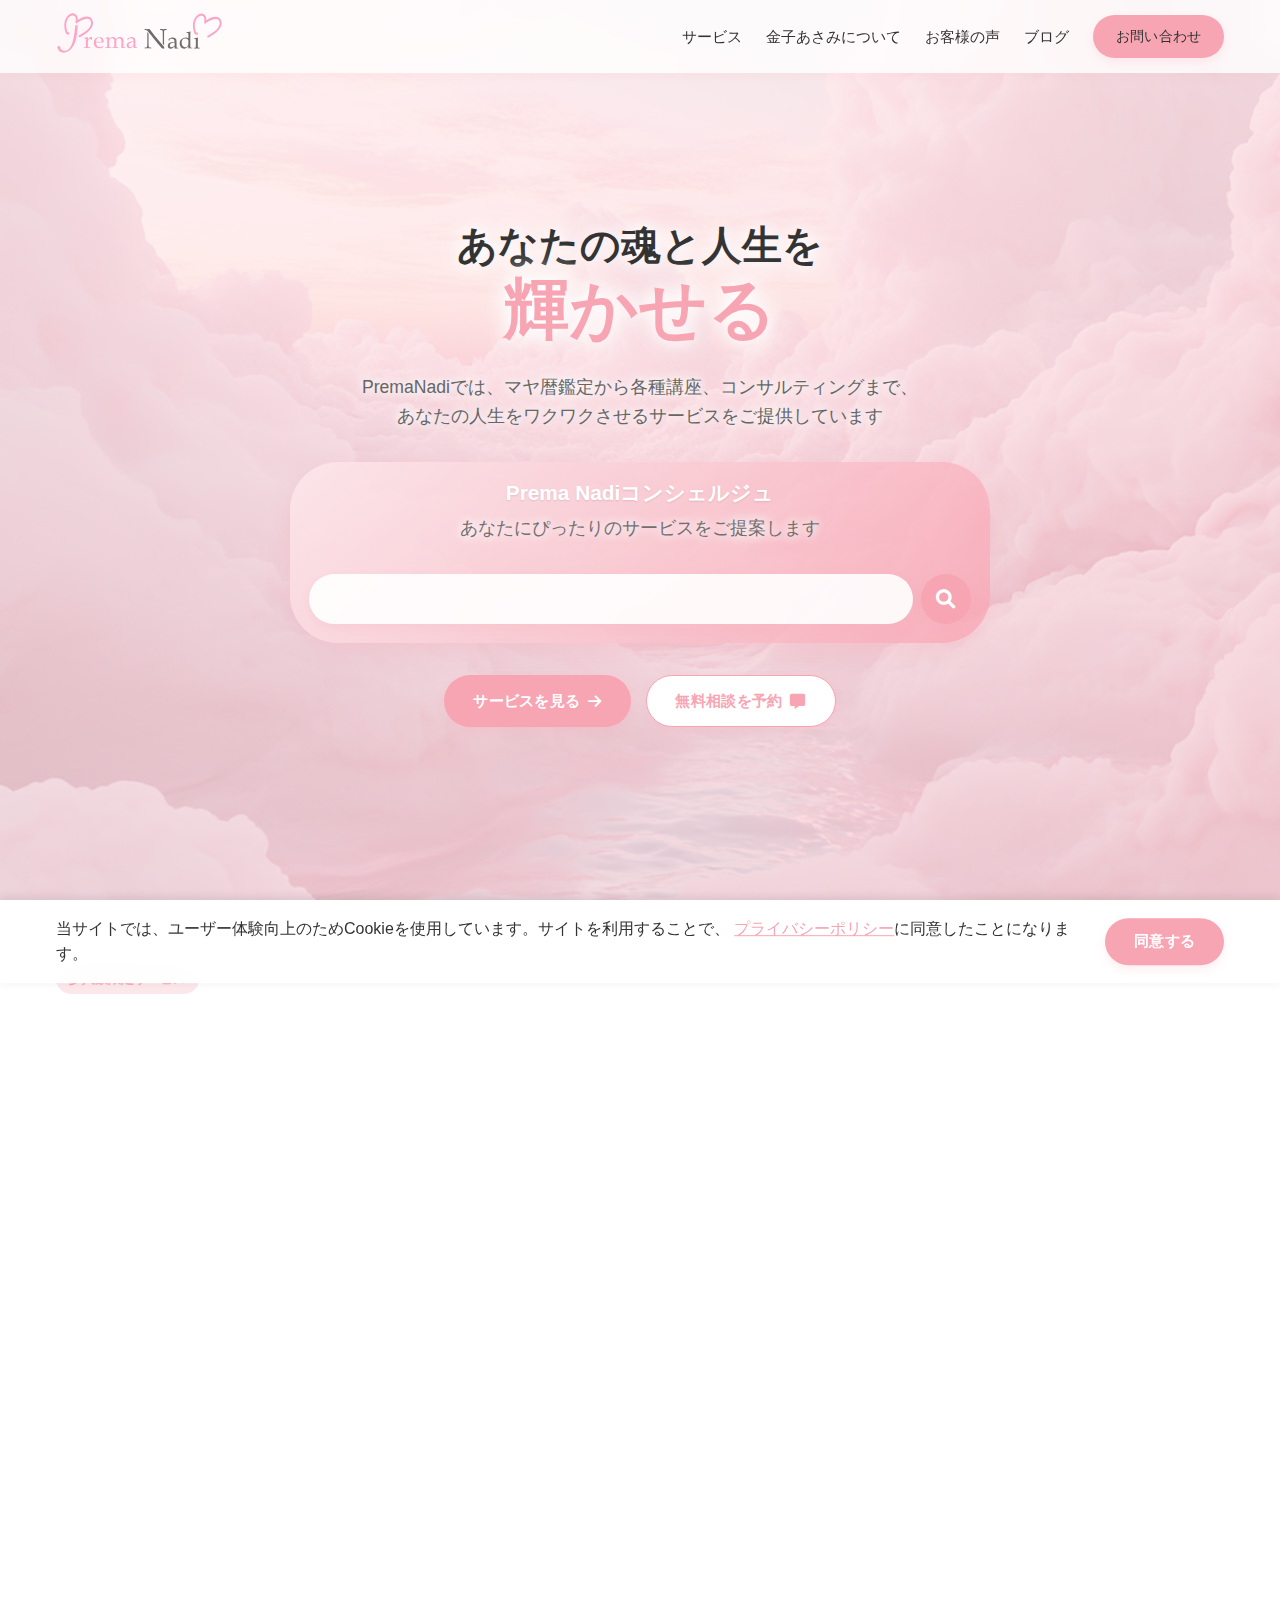
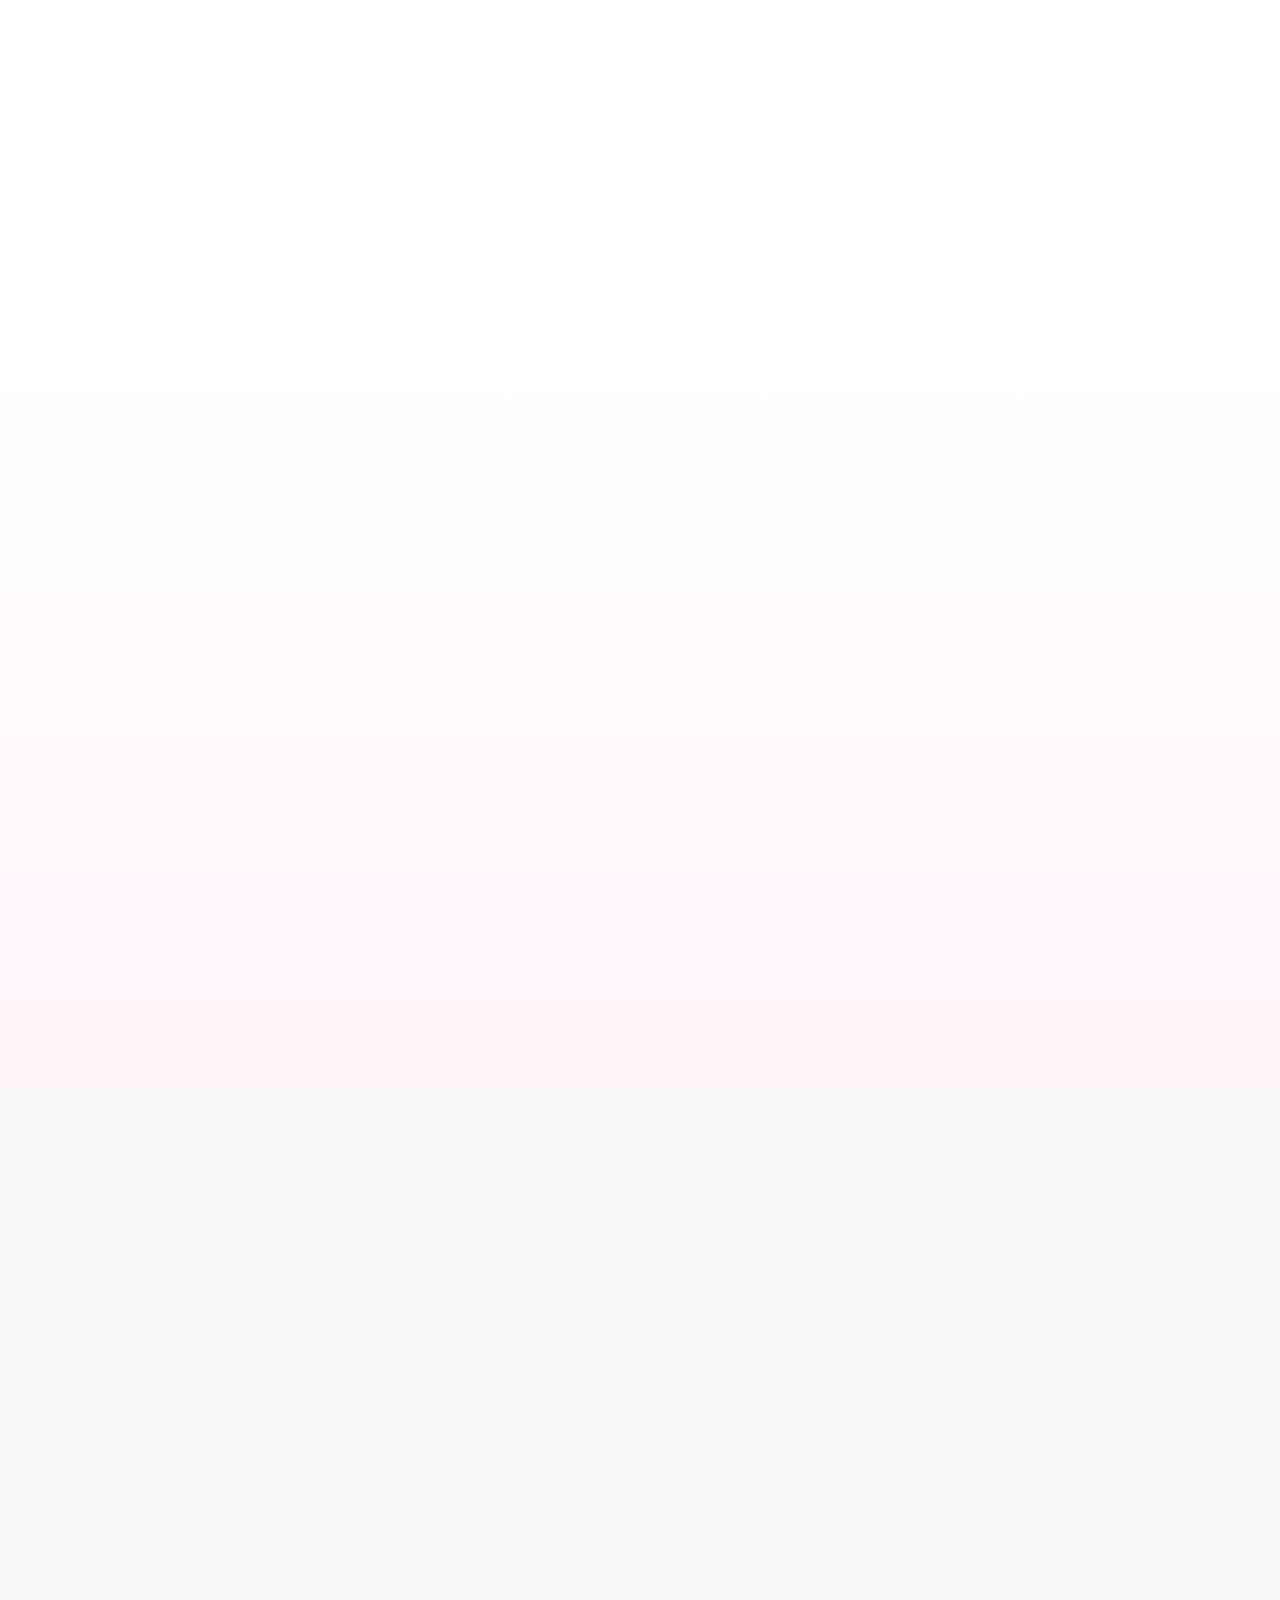
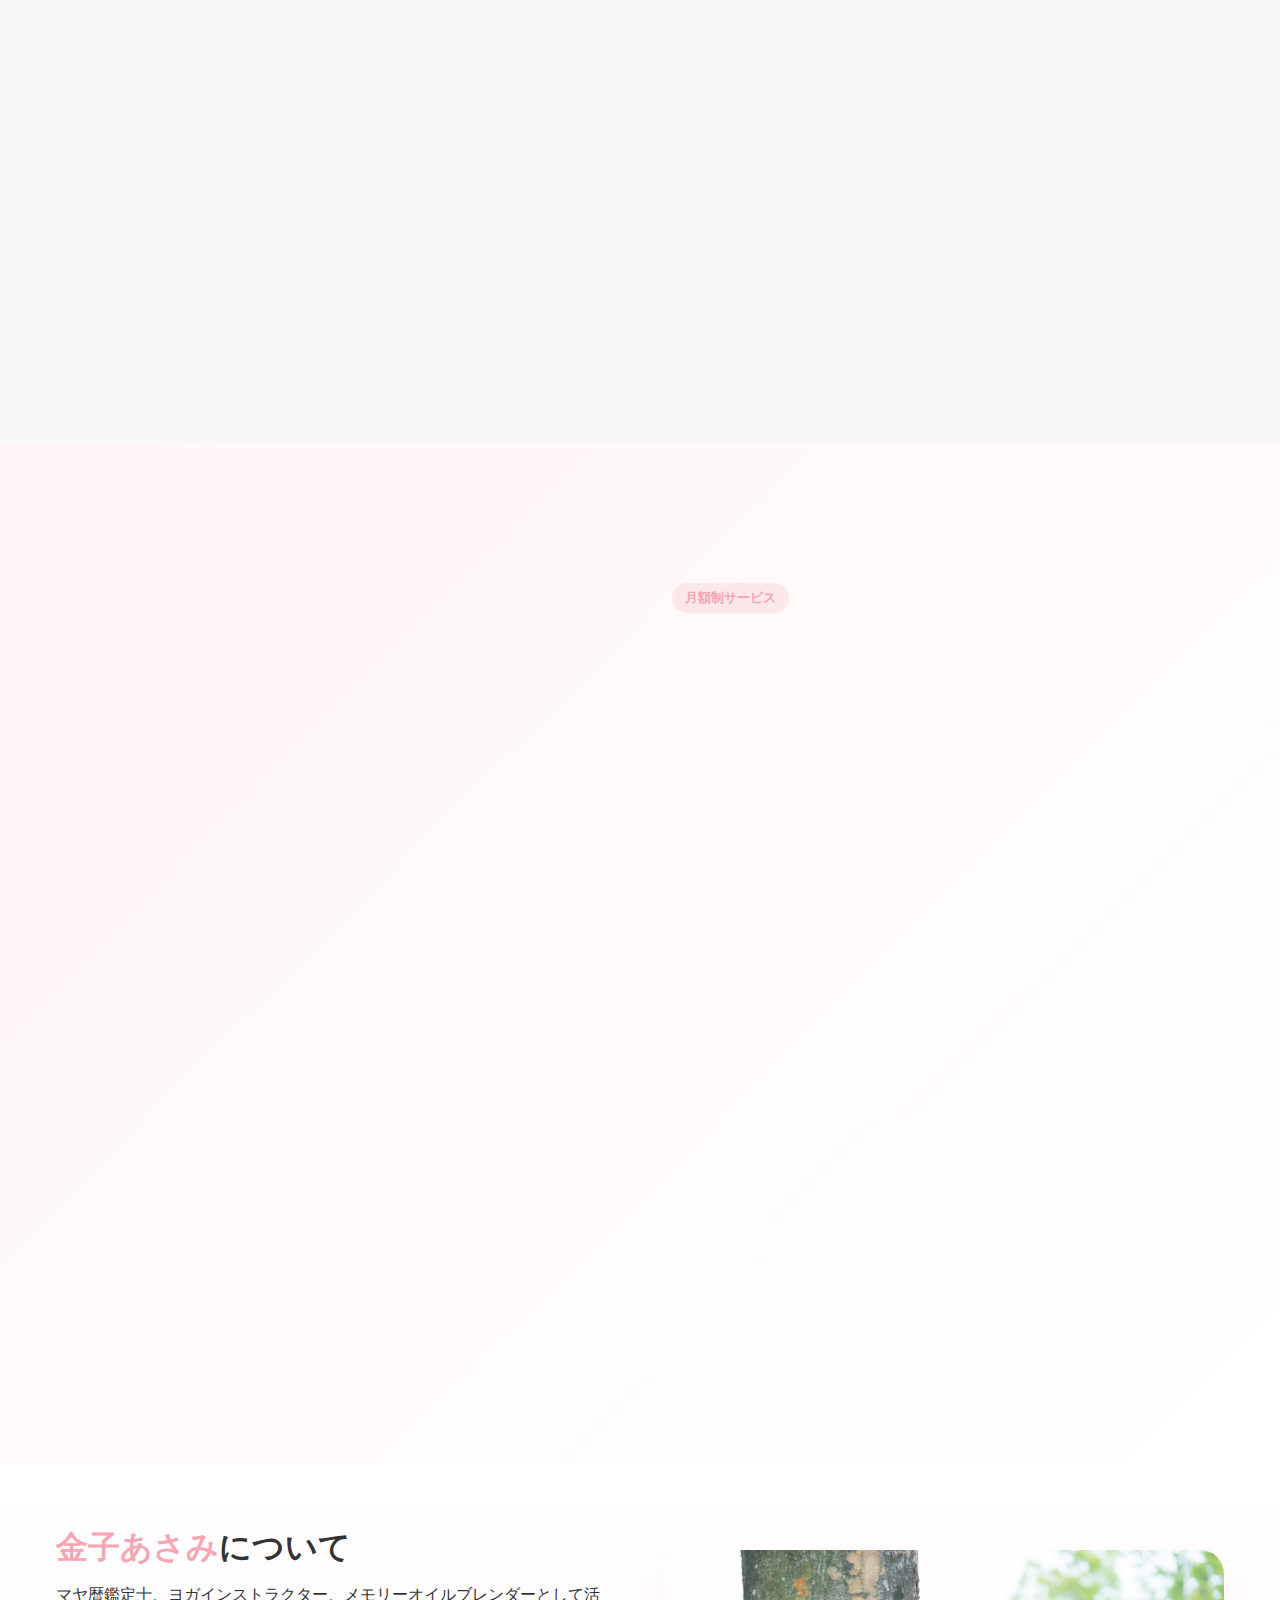
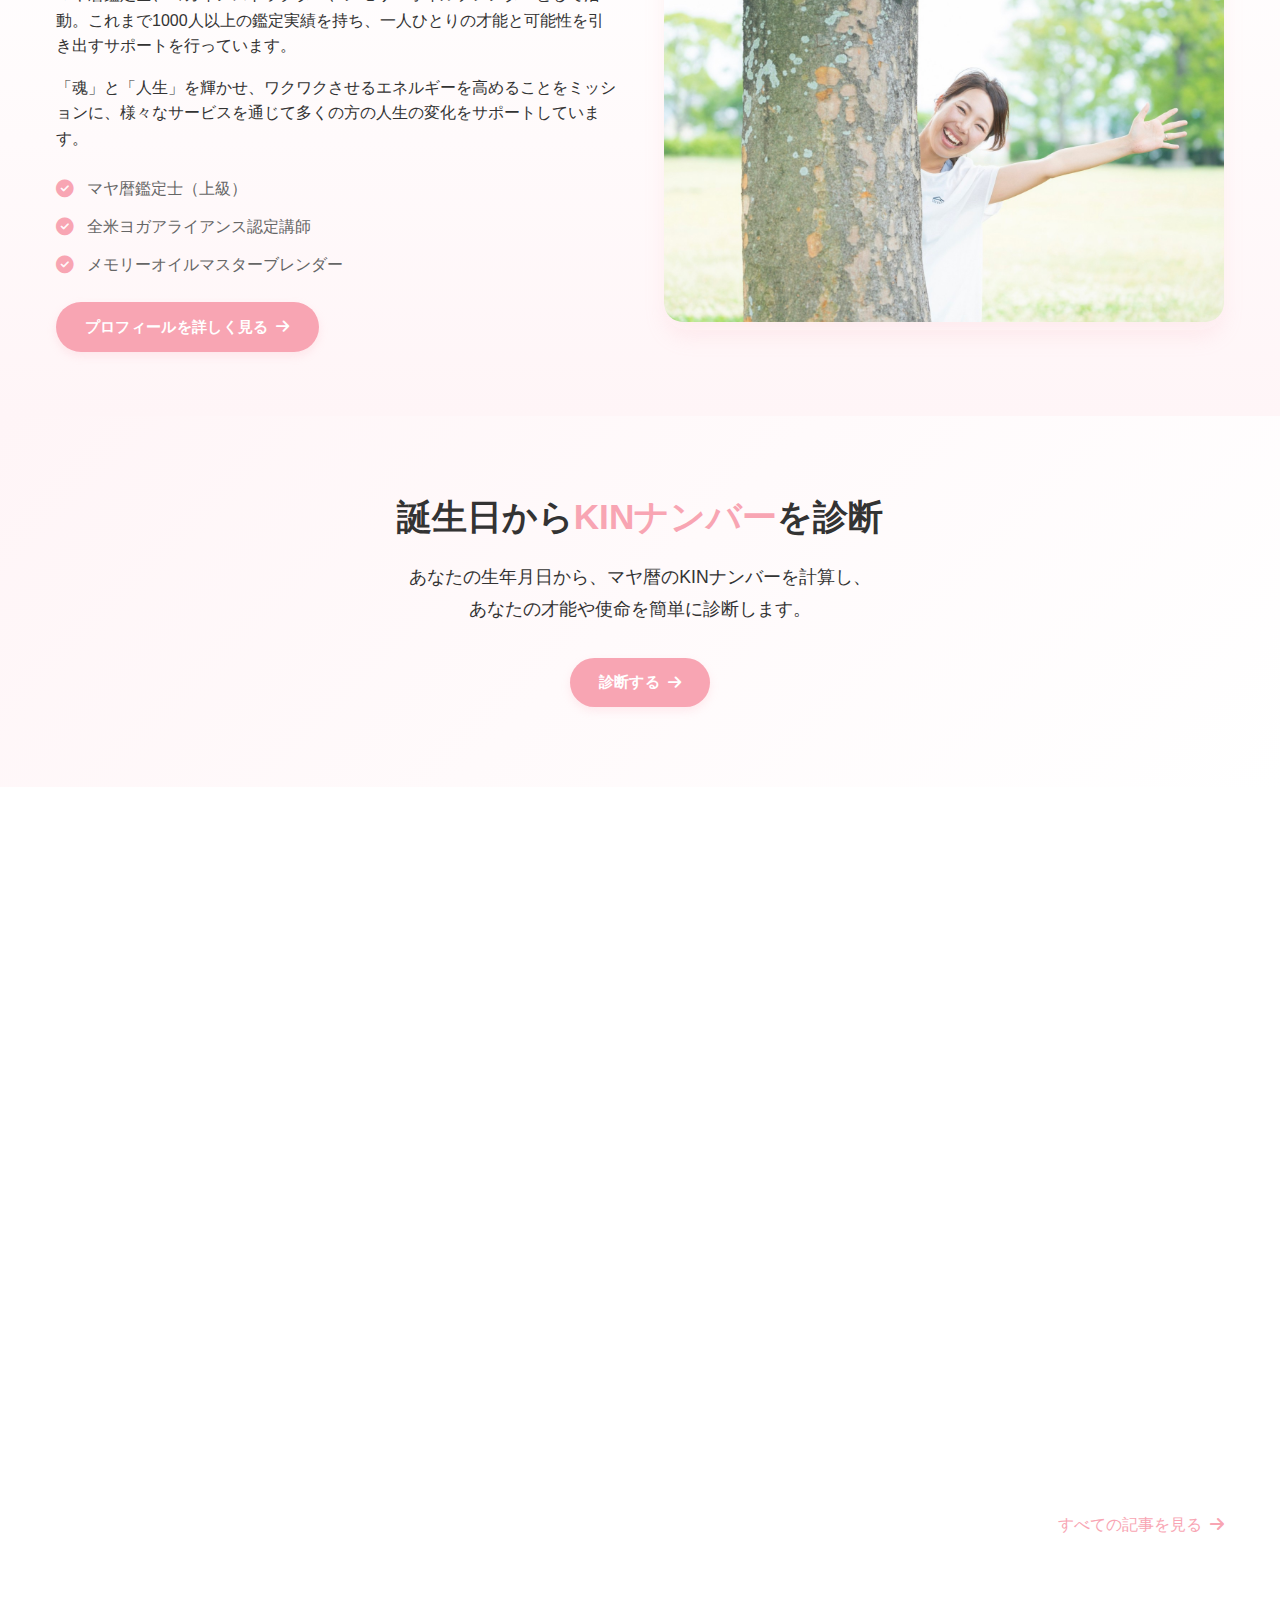
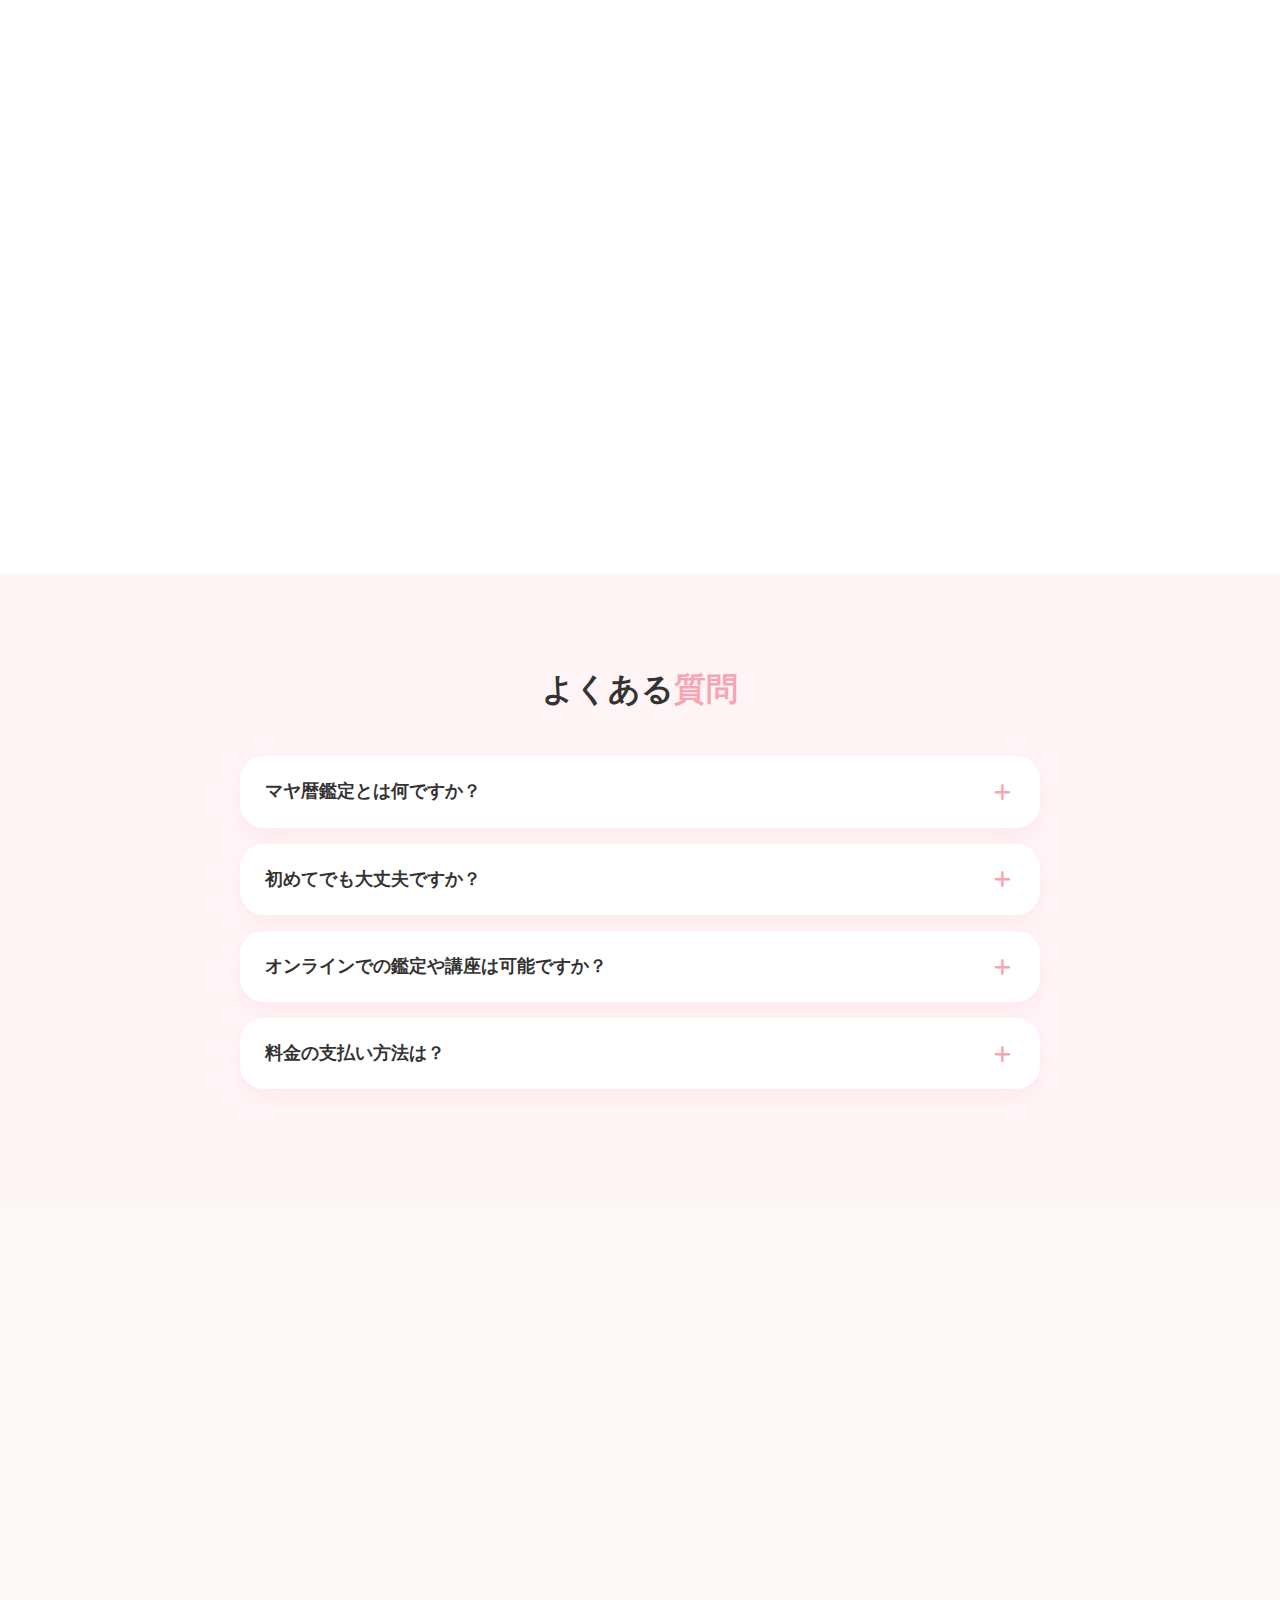
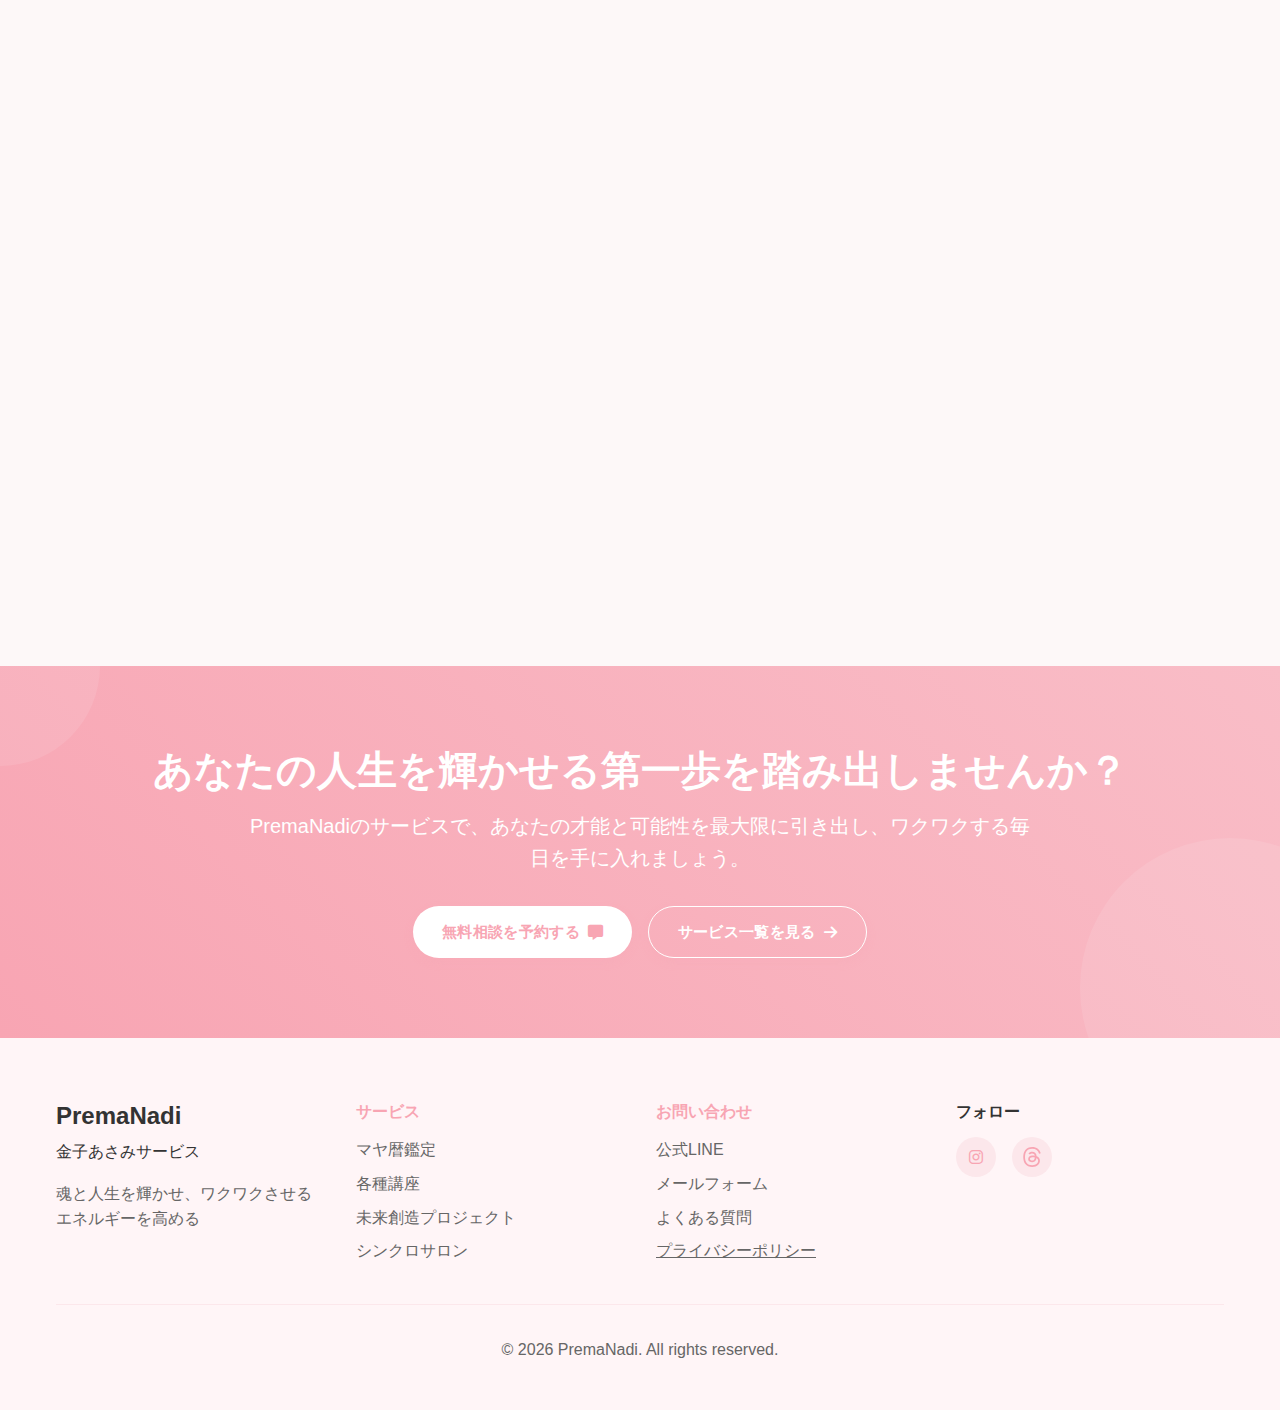
<file: index.html>
<!DOCTYPE html>
<html lang="ja">
<head>
  <meta charset="UTF-8">
  <meta name="viewport" content="width=device-width, initial-scale=1.0">
  <title>PremaNadi - 金子あさみサービス</title>
  <link rel="stylesheet" href="styles.css">
  <link rel="stylesheet" href="https://cdnjs.cloudflare.com/ajax/libs/font-awesome/6.0.0-beta3/css/all.min.css">
  <style>
    .threads-icon {
      width: 16px;
      height: 16px;
      display: inline-block;
      vertical-align: middle;
      fill: currentColor;
    }
    .social-icons .threads-icon {
      width: 20px;
      height: 20px;
    }
    .testimonial-image {
      display: flex;
      justify-content: center;
      align-items: center;
    }
    .testimonial-image .fa-user-circle {
      color: #f8a5b3;
    }
  </style>
</head>
<body>
  <!-- ヘッダー -->
  <header class="header">
    <div class="container">
      <div class="header-content">
        <div class="logo"><a href="index.html"><img src="PremaNadi_logo.svg" alt="PremaNadi" class="logo-image"></a></div>
        <nav class="main-nav">
          <ul>
            <li><a href="#services">サービス</a></li>
            <li><a href="#about">金子あさみについて</a></li>
            <li><a href="#testimonials">お客様の声</a></li>
            <li><a href="#blog">ブログ</a></li>
            <li><a href="#contact" class="btn btn-primary">お問い合わせ</a></li>
          </ul>
        </nav>
        <button class="mobile-menu-btn">
          <span></span>
          <span></span>
          <span></span>
        </button>
      </div>
    </div>
  </header>

  <!-- ヒーローセクション -->
  <section class="hero parallax-section" style="background: linear-gradient(135deg, rgba(253, 193, 205, 0.5), rgba(248, 165, 179, 0.5)), url('写真素材/onlyalexzack_Pink_sky_surrounded_by_dreamy_clouds_and_soft_past_5cac267e-608d-4550-afae-d93e03a550e9.png'); background-size: cover; background-position: center;">
    <div class="container">
      <div class="hero-content">
        <h1>あなたの魂と人生を<br><span class="highlight">輝かせる</span></h1>
        <p class="hero-description">PremaNadiでは、マヤ暦鑑定から各種講座、コンサルティングまで、<br class="pc-only">あなたの人生をワクワクさせるサービスをご提供しています</p>
        
        <!-- 願望入力フォーム -->
        <div class="wish-form">
          <h3>Prema Nadiコンシェルジュ</h3>
          <p class="wish-form-subtitle">あなたにぴったりのサービスをご提案します</p>
          <div class="input-group">
            <div class="input-wrapper">
              <input type="text" id="wish-input" placeholder="例：自分の才能を見つけたい">
              <div class="typewriter-placeholder">
                <span class="typewriter-text"></span>
              </div>
            </div>
            <button id="suggest-btn" class="btn btn-primary">
              <i class="fas fa-search"></i>
            </button>
          </div>
        </div>
        
        <div class="hero-buttons">
          <a href="services.html" class="btn btn-primary">サービスを見る <i class="fas fa-arrow-right"></i></a>
          <a href="#contact" class="btn btn-outline">無料相談を予約 <i class="fas fa-message"></i></a>
        </div>
      </div>
    </div>
    <div class="floral-decoration"></div>
  </section>

  <!-- 自己実現プログラム特集セクション -->
  <section id="featured" class="featured parallax-section">
    <div class="container">
      <div class="featured-content">
        <div class="featured-text">
          <span class="badge floating-element-fast">少人数限定サービス</span>
          <h2 class="reveal-on-scroll"><span class="highlight">未来創造3ヶ月プロジェクト</span><br>"変わりたい"が口癖の自分から卒業</h2>
          <p class="reveal-on-scroll">「変わりたい」と思うだけで行動できなかった日々に終止符を打つ3ヶ月間のプログラムです。あなたの本来の才能と本当の目的を見つけ、理想の人生を実現する一歩を、今ここから始めましょう。</p>
          
          <ul class="feature-list reveal-on-scroll">
            <li>
              <i class="fas fa-check-circle"></i>
              <div>
                <strong>才能と使命を見つける</strong>
                <p>マヤ暦・真密教・タロットによる多角的な自己分析で、本当の望みと理想の未来像を明確にします</p>
              </div>
            </li>
            <li>
              <i class="fas fa-check-circle"></i>
              <div>
                <strong>心の壁を取り除く</strong>
                <p>目標達成を妨げる内なるブロックを特定し、潜在意識の書き換えワークで自己肯定感を構築します</p>
              </div>
            </li>
            <li>
              <i class="fas fa-check-circle"></i>
              <div>
                <strong>長く続く成長の仕組み</strong>
                <p>長期的な成長のための習慣づくりと、未来へ向けた具体的なロードマップを完成させます</p>
              </div>
            </li>
            <li>
              <i class="fas fa-check-circle"></i>
              <div>
                <strong>専属サポート</strong>
                <p>月2回の個別セッション、LINE24時間サポート、6ヶ月間のフォローアップで確実に変化を定着させます</p>
              </div>
            </li>
          </ul>
          
          <div class="featured-buttons reveal-on-scroll">
            <a href="https://reserve.peraichi.com/r/5c0d06b5?_gl=1*hfykg*_gcl_au*MTQ1NzQwNjkzMy4xNzM1NzM5NDUw" class="btn btn-primary">今すぐ申し込む <i class="fas fa-arrow-right"></i></a>
            <a href="future-project.html" class="btn btn-outline">詳細を見る <i class="fas fa-message"></i></a>
          </div>
        </div>
        <div class="featured-image reveal-on-scroll">
          <img src="写真素材/8F808788-590F-43AD-88A1-079AF2456DEF.jpg" alt="未来創造3ヶ月プロジェクト">
        </div>
      </div>
    </div>
  </section>

  <!-- 特徴セクション -->
  <section class="features parallax-section">
    <div class="container">
      <h2 class="reveal-on-scroll">PremaNadiが選ばれる<span class="highlight">3つの理由</span></h2>
      
      <div class="features-grid">
        <div class="feature-card reveal-on-scroll">
          <div class="feature-image">
            <img src="写真素材/ABF94FF0-507C-4579-BCA2-109B30F3B2FB.jpg" alt="さまざまな方法">
          </div>
          <div class="feature-icon">
            <i class="fas fa-star"></i>
          </div>
          <h3>さまざまな方法で才能を引き出す</h3>
          <p>マヤ暦や真密教、ヨガなど、いろいろな方法を組み合わせて、あなたの隠れた才能と本当の魅力を見つけます。</p>
        </div>
        
        <div class="feature-card reveal-on-scroll">
          <div class="feature-image">
            <img src="写真素材/70AF9245-2427-4056-9426-E99C3B8B1E62.jpg" alt="継続的なサポート">
          </div>
          <div class="feature-icon">
            <i class="fas fa-heart"></i>
          </div>
          <h3>「鑑定だけ」で終わらない</h3>
          <p>ただ鑑定するだけでなく、「何をすればいいか」の具体的な計画と、実際に変わっていくためのサポートを提供します。</p>
        </div>
        
        <div class="feature-card reveal-on-scroll">
          <div class="feature-image">
            <img src="写真素材/35EB6A0F-43CB-4FCE-8420-2FB87F16A30D.jpg" alt="あなただけのプラン">
          </div>
          <div class="feature-icon">
            <i class="fas fa-users"></i>
          </div>
          <h3>あなただけのプラン</h3>
          <p>一人ひとりの個性や目標に合わせて、あなただけのオーダーメイドプランを作り、丁寧にフォローします。</p>
        </div>
      </div>
    </div>
  </section>

  <!-- サービスマップセクション -->
  <section id="services" class="services scroll-watch">
    <div class="container">
      <div class="section-header reveal-on-scroll">
        <h2>あなたに最適な<span class="highlight">サービスを見つける</span></h2>
        <p class="pc-only">PremaNadiでは、あなたの目的や段階に合わせて最適なサービスをご提案しています。<br>
各カテゴリーのタブを選択して、サービス一覧をご確認ください。</p>
      </div>
      
      <div class="service-tabs reveal-on-scroll">
        <div class="tab-group">
          <div class="tab-item active" data-tab="kantei">鑑定</div>
          <div class="tab-item" data-tab="kouza">講座</div>
          <div class="tab-item" data-tab="program">プログラム</div>
          <div class="tab-item" data-tab="subscription">物販</div>
        </div>
        
        <div class="tab-content">
          <div class="tab-pane active" id="kantei">
            <div class="service-list">
              <div class="service-item">
                <a href="services.html#kantei" class="service-link" data-service="maya-personal">
                  <div class="service-item-description">あなたの才能と使命を読み解く</div>
                  <div class="service-item-title">マヤ暦個人鑑定</div>
                  <div class="service-item-arrow"><i class="fas fa-arrow-right"></i></div>
                </a>
              </div>
              <div class="service-item">
                <a href="services.html#kantei" class="service-link" data-service="maya-120min">
                  <div class="service-item-description">周りの人との関係性を深く読み解く</div>
                  <div class="service-item-title">マヤ暦120分鑑定</div>
                  <div class="service-item-arrow"><i class="fas fa-arrow-right"></i></div>
                </a>
              </div>
              <div class="service-item">
                <a href="services.html#kantei" class="service-link" data-service="maya-work">
                  <div class="service-item-description">あなたの才能を活かす仕事や働き方を考える</div>
                  <div class="service-item-title">マヤ暦お仕事コンサル</div>
                  <div class="service-item-arrow"><i class="fas fa-arrow-right"></i></div>
                </a>
              </div>
              <div class="service-item">
                <a href="services.html#kantei" class="service-link" data-service="shinmitsu">
                  <div class="service-item-description">運命の流れを読み解く真密教鑑定</div>
                  <div class="service-item-title">真密教鑑定</div>
                  <div class="service-item-arrow"><i class="fas fa-arrow-right"></i></div>
                </a>
              </div>
              <div class="service-item">
                <a href="services.html#kantei" class="service-link" data-service="tarot">
                  <div class="service-item-description">タロットが示す今の悩みを解決する</div>
                  <div class="service-item-title">タロットセッション</div>
                  <div class="service-item-arrow"><i class="fas fa-arrow-right"></i></div>
                </a>
              </div>
            </div>
          </div>
          
          <div class="tab-pane" id="kouza">
            <div class="service-list">
              <div class="service-item">
                <a href="services.html#kouza" class="service-link" data-service="maya-parenting">
                  <div class="service-item-description">子育ての悩みをマヤ暦で解決する</div>
                  <div class="service-item-title">マヤ暦ミラクル子育て講座</div>
                  <div class="service-item-arrow"><i class="fas fa-arrow-right"></i></div>
                </a>
              </div>
              <div class="service-item">
                <a href="services.html#kouza" class="service-link" data-service="maya-montessori">
                  <div class="service-item-description">マヤ暦×モンテッソーリで子どもの才能を伸ばす</div>
                  <div class="service-item-title">マヤ・モンテッソーリ講座</div>
                  <div class="service-item-arrow"><i class="fas fa-arrow-right"></i></div>
                </a>
              </div>
              <div class="service-item">
                <a href="services.html#kouza" class="service-link" data-service="maya-basic">
                  <div class="service-item-description">マヤ暦の基礎を学び自分で鑑定できるようになる</div>
                  <div class="service-item-title">マヤ暦鑑定初級講座</div>
                  <div class="service-item-arrow"><i class="fas fa-arrow-right"></i></div>
                </a>
              </div>
              <div class="service-item">
                <a href="services.html#kouza" class="service-link" data-service="kakehashi">
                  <div class="service-item-description">マヤ暦アドバイザーになるための</div>
                  <div class="service-item-title">かけはし講座</div>
                  <div class="service-item-arrow"><i class="fas fa-arrow-right"></i></div>
                </a>
              </div>
              <div class="service-item">
                <a href="services.html#kouza" class="service-link" data-service="miracle-diary">
                  <div class="service-item-description">願望を現実化するダイアリーの使い方を学ぶ</div>
                  <div class="service-item-title">ミラクルダイアリー講座</div>
                  <div class="service-item-arrow"><i class="fas fa-arrow-right"></i></div>
                </a>
              </div>
              <div class="service-item">
                <a href="services.html#kouza" class="service-link" data-service="memory-oil-basic">
                  <div class="service-item-description">メモリーオイルの基礎知識と活用法を学ぶ</div>
                  <div class="service-item-title">メモリーオイル基礎講座</div>
                  <div class="service-item-arrow"><i class="fas fa-arrow-right"></i></div>
                </a>
              </div>
            </div>
          </div>
          
          <div class="tab-pane" id="program">
            <div class="service-list">
              <div class="service-item">
                <a href="future-project.html" class="service-link" data-service="future-creation">
                  <div class="service-item-description">才能と使命を見つけて人生を変える3カ月プログラム</div>
                  <div class="service-item-title">未来創造3カ月プロジェクト</div>
                  <div class="service-item-arrow"><i class="fas fa-arrow-right"></i></div>
                </a>
              </div>
              <div class="service-item">
                <a href="sync-salon.html" class="service-link" data-service="synchrono-salon">
                  <div class="service-item-description">シンクロニシティが起きるコミュニティ</div>
                  <div class="service-item-title">シンクロサロン</div>
                  <div class="service-item-arrow"><i class="fas fa-arrow-right"></i></div>
                </a>
              </div>
              <div class="service-item">
                <a href="yoga-instructor.html" class="service-link" data-service="yoga-instructor">
                  <div class="service-item-description">ヨガインストラクターになるための養成コース</div>
                  <div class="service-item-title">ヨガインストラクター養成講座</div>
                  <div class="service-item-arrow"><i class="fas fa-arrow-right"></i></div>
                </a>
              </div>
              <div class="service-item">
                <a href="entrepreneur-school.html" class="service-link" data-service="startup-school">
                  <div class="service-item-description">起業の悩みを直接相談できる</div>
                  <div class="service-item-title">起業スクール</div>
                  <div class="service-item-arrow"><i class="fas fa-arrow-right"></i></div>
                </a>
              </div>
            </div>
          </div>
          
          <div class="tab-pane" id="subscription">
            <div class="service-list">
              <div class="service-item">
                <a href="services.html#subscription" class="service-link" data-service="memory-oil">
                  <div class="service-item-description">願望実現をサポートする特製オイル</div>
                  <div class="service-item-title">メモリーオイル</div>
                  <div class="service-item-arrow"><i class="fas fa-arrow-right"></i></div>
                </a>
              </div>
              <div class="service-item">
                <a href="services.html#subscription" class="service-link" data-service="miracle-diary-product">
                  <div class="service-item-description">マヤの暦を組み込んだ特別なダイアリー</div>
                  <div class="service-item-title">ミラクルダイアリー</div>
                  <div class="service-item-arrow"><i class="fas fa-arrow-right"></i></div>
                </a>
              </div>
            </div>
          </div>
        </div>
      </div>
      
      <div class="service-view-all reveal-on-scroll" style="text-align: center; margin-top: 3rem;">
        <a href="services.html" class="btn btn-primary">サービス一覧を見る <i class="fas fa-arrow-right"></i></a>
      </div>
    </div>
  </section>

  <!-- サービスモーダル -->
  <div id="serviceModal" class="modal">
    <div class="modal-content">
      <span class="close">&times;</span>
      <div class="modal-header">
        <h2 class="modal-title">サービスタイトル</h2>
        <div class="modal-meta">
          <span class="modal-category">カテゴリー</span>
          <span class="modal-price">価格</span>
        </div>
      </div>
      <div class="modal-body">
        <p class="modal-description">サービスの説明文がここに表示されます。</p>
        
        <div class="modal-section">
          <h3>サービス内容</h3>
          <ul class="content-list">
            <!-- サービス内容のリストアイテムがここに追加されます -->
          </ul>
        </div>
        
        <div class="modal-section">
          <h3>こんな方におすすめ</h3>
          <p class="target-audience">対象者の説明がここに表示されます。</p>
        </div>
        
        <div class="modal-section">
          <h3>お申し込み方法</h3>
          <p class="application-method">申し込み方法の説明がここに表示されます。</p>
        </div>
        
        <div class="modal-section">
          <h3>おすすめの次のサービス</h3>
          <div class="related-services">
            <!-- 関連サービスのアイテムがここに追加されます -->
          </div>
        </div>
      </div>
      
      <div class="modal-footer">
        <a href="#contact" class="btn btn-primary">お問い合わせ</a>
      </div>
    </div>
  </div>

  <!-- AIおすすめモーダル -->
  <div id="suggestionModal" class="modal">
    <div class="modal-content">
      <span class="close" id="closeSuggestionModal">&times;</span>
      <div class="modal-header">
        <h2 class="modal-title">あなたにおすすめのサービス</h2>
      </div>
      <div class="modal-body">
        <p class="modal-description">あなたの「<span id="user-wish-text"></span>」という望みに基づいて、最適なサービスをご紹介します。</p>
        <div class="suggestions-grid" id="modal-suggestions-grid">
          <!-- JavaScriptで動的に生成されるサンプル -->
          <div class="suggestion-card">
            <div class="suggestion-header">
              <h3 class="suggestion-title">マヤ暦個人鑑定</h3>
              <div class="suggestion-meta">
                <span class="suggestion-category">鑑定</span>
                <span class="suggestion-price">¥15,000</span>
              </div>
            </div>
            <p class="suggestion-description">あなたの生まれ持った才能、人生の目的、使命を読み解き、最適な人生の方向性をお伝えします。</p>
            <div class="suggestion-footer">
              <a href="#" class="btn btn-primary btn-sm service-link" data-service="maya-personal">詳細を見る</a>
            </div>
          </div>
        </div>
      </div>
    </div>
  </div>

  <!-- シンクロサロン -->
  <section id="sync-salon" class="subscription wave-section" style="background: linear-gradient(135deg, #fff5f7, #ffffff);">
    <div class="container">
      <div class="subscription-content">
        <div class="subscription-image reveal-on-scroll">
          <img src="写真素材/6D175028-B7A1-4C47-85F9-48966A775221.jpg" alt="金子あさみとシンクロサロン">
        </div>
        <div class="subscription-text">
          <span class="badge floating-element-fast">月額制サービス</span>
          <h2 class="reveal-on-scroll">金子あさみと<span class="highlight">シンクロサロン</span></h2>
          <p class="reveal-on-scroll">PremaNadiの全コンテンツに定額アクセスできる会員制サロン。マヤ暦鑑定、オンラインヨガ、限定ライブ配信など豊富なコンテンツをお楽しみいただけます。</p>
          
          <div class="pricing reveal-on-scroll">
            <div class="price">
              <span class="price-value">¥2,000</span>
              <span class="price-period">/ 月（税込）</span>
            </div>
            <div class="price-features">
              <ul>
                <li><i class="fas fa-check"></i> オンラインヨガが受け放題</li>
                <li><i class="fas fa-check"></i> メンバー限定ライブ配信</li>
                <li><i class="fas fa-check"></i> マヤ暦デイリーアドバイス</li>
                <li><i class="fas fa-check"></i> 特別イベント優先案内</li>
                <li><i class="fas fa-check"></i> 会員限定コミュニティ</li>
              </ul>
            </div>
          </div>
          
          <div class="subscription-cta reveal-on-scroll">
            <a href="https://reserve.peraichi.com/r/5c0d06b5?_gl=1*hfykg*_gcl_au*MTQ1NzQwNjkzMy4xNzM1NzM5NDUw" class="btn btn-primary">今すぐ入会する <i class="fas fa-arrow-right"></i></a>
            <a href="sync-salon.html" class="btn btn-outline">詳細を見る</a>
          </div>
          
          <div class="subscription-testimonial reveal-on-scroll">
            <div class="testimonial-text">
              <p><i class="fas fa-quote-left"></i> サロンに入会して1年。オンラインヨガや限定ライブが充実していて、月額2,000円とは思えない価値があります！ <i class="fas fa-quote-right"></i></p>
            </div>
            <div class="testimonial-author">
              <img src="写真素材/CBEA6BD1-3EC3-431E-BCA6-B358AF21CFF8.jpg" alt="鈴木 真理">
              <div>
                <p><strong>鈴木 真理</strong></p>
              </div>
            </div>
          </div>
        </div>
      </div>
    </div>
  </section>

  <!-- 金子あさみについて -->
  <section id="about" class="about">
    <div class="container">
      <div class="about-content">
        <div class="about-text">
          <h2><span class="highlight">金子あさみ</span>について</h2>
          <p>マヤ暦鑑定士、ヨガインストラクター、メモリーオイルブレンダーとして活動。これまで1000人以上の鑑定実績を持ち、一人ひとりの才能と可能性を引き出すサポートを行っています。</p>
          <p>「魂」と「人生」を輝かせ、ワクワクさせるエネルギーを高めることをミッションに、様々なサービスを通じて多くの方の人生の変化をサポートしています。</p>
          
          <ul class="credentials">
            <li><i class="fas fa-check-circle"></i> マヤ暦鑑定士（上級）</li>
            <li><i class="fas fa-check-circle"></i> 全米ヨガアライアンス認定講師</li>
            <li><i class="fas fa-check-circle"></i> メモリーオイルマスターブレンダー</li>
          </ul>
          
          <a href="about.html" class="btn btn-primary">プロフィールを詳しく見る <i class="fas fa-arrow-right"></i></a>
        </div>
        <div class="about-image">
          <img src="写真素材/AD4432E5-2DEF-4EB4-87C1-4052234E6E6D.jpg" alt="金子あさみ">
        </div>
      </div>
    </div>
  </section>

  <!-- KINナンバー診断 -->
  <section class="kin-diagnosis">
    <div class="container">
      <div class="kin-diagnosis-content">
        <div class="kin-diagnosis-text">
          <h2>誕生日から<span class="highlight">KINナンバー</span>を診断</h2>
          <p>あなたの生年月日から、マヤ暦のKINナンバーを計算し、<br>あなたの才能や使命を簡単に診断します。</p>
          <a href="マヤ暦KIN診断/kin-diagnosis.html" class="btn btn-primary">診断する <i class="fas fa-arrow-right"></i></a>
        </div>
      </div>
    </div>
  </section>

  <!-- お客様の声 -->
  <section id="testimonials" class="testimonials">
    <div class="container">
      <h2 class="reveal-on-scroll">お客様の<span class="highlight">声</span></h2>
      
      <div class="testimonials-carousel reveal-on-scroll">
        <div class="testimonials-slider">
          <div class="testimonial-card">
            <div class="testimonial-image">
              <i class="fas fa-user-circle fa-5x"></i>
            </div>
            <div class="testimonial-header">
              <div class="testimonial-info">
                <h3>田中 美咲</h3>
                <p>32歳 / マヤ暦個人鑑定</p>
              </div>
            </div>
            <p class="testimonial-text">自分の才能や強みが明確になり、仕事の方向性が見えました。鑑定後、思い切って転職し、今はとても充実しています。</p>
          </div>
          
          <div class="testimonial-card">
            <div class="testimonial-image">
              <i class="fas fa-user-circle fa-5x"></i>
            </div>
            <div class="testimonial-header">
              <div class="testimonial-info">
                <h3>佐藤 健太</h3>
                <p>45歳 / マヤ暦お仕事コンサル</p>
              </div>
            </div>
            <p class="testimonial-text">長年悩んでいた仕事の問題が、自分の才能と合っていなかったことが分かりました。コンサル後、独立起業し、売上も3倍になりました。</p>
          </div>
          
          <div class="testimonial-card">
            <div class="testimonial-image">
              <i class="fas fa-user-circle fa-5x"></i>
            </div>
            <div class="testimonial-header">
              <div class="testimonial-info">
                <h3>山田 優子</h3>
                <p>28歳 / 未来創造3ヶ月プロジェクト</p>
              </div>
            </div>
            <p class="testimonial-text">人生の目的が見つからず悩んでいましたが、このプログラムで自分の使命を発見。今は毎日がワクワクしています。</p>
          </div>
          
          <div class="testimonial-card">
            <div class="testimonial-image">
              <i class="fas fa-user-circle fa-5x"></i>
            </div>
            <div class="testimonial-header">
              <div class="testimonial-info">
                <h3>鈴木 真理</h3>
                <p>35歳 / シンクロサロン会員</p>
              </div>
            </div>
            <p class="testimonial-text">サロンに入会して1年。オンラインヨガや限定ライブが充実していて、月額2,000円とは思えない価値があります。</p>
          </div>
          
          <!-- 繰り返し部分（ループ用） -->
          <div class="testimonial-card">
            <div class="testimonial-image">
              <i class="fas fa-user-circle fa-5x"></i>
            </div>
            <div class="testimonial-header">
              <div class="testimonial-info">
                <h3>田中 美咲</h3>
                <p>32歳 / マヤ暦個人鑑定</p>
              </div>
            </div>
            <p class="testimonial-text">自分の才能や強みが明確になり、仕事の方向性が見えました。鑑定後、思い切って転職し、今はとても充実しています。</p>
          </div>
          
          <div class="testimonial-card">
            <div class="testimonial-image">
              <i class="fas fa-user-circle fa-5x"></i>
            </div>
            <div class="testimonial-header">
              <div class="testimonial-info">
                <h3>佐藤 健太</h3>
                <p>45歳 / マヤ暦お仕事コンサル</p>
              </div>
            </div>
            <p class="testimonial-text">長年悩んでいた仕事の問題が、自分の才能と合っていなかったことが分かりました。コンサル後、独立起業し、売上も3倍になりました。</p>
          </div>
        </div>
      </div>
    </div>
  </section>

  <!-- 最新ブログ記事 -->
  <section id="blog" class="blog">
    <div class="container">
      <div class="section-header-with-link">
        <h2 class="reveal-on-scroll">最新<span class="highlight">ブログ</span></h2>
        <a href="blog.html" class="view-all">すべての記事を見る <i class="fas fa-arrow-right"></i></a>
      </div>
      
      <div class="blog-grid" id="blog-posts-container">
        <!-- ブログ記事はJavaScriptで動的に生成されます -->
        <div class="loading-spinner">
          <i class="fas fa-spinner fa-spin"></i>
          <span>記事を読み込み中...</span>
        </div>
      </div>
    </div>
  </section>

  <!-- ブログ読み込み用JavaScript -->
  <script>
    document.addEventListener('DOMContentLoaded', function() {
      // ブログ記事を取得する関数
      function fetchBlogPosts() {
        const blogContainer = document.getElementById('blog-posts-container');
        
        /* // APIからブログ記事を取得 - blog.php が存在しないためコメントアウト
        fetch('blog.php')
          .then(response => {
            if (!response.ok) {
              throw new Error('ブログ記事の取得に失敗しました');
            }
            return response.json();
          })
          .then(posts => {
            // ローディングスピナーを削除
            const spinner = blogContainer.querySelector('.loading-spinner');
            if (spinner) {
              blogContainer.removeChild(spinner);
            }
            
            // 記事がない場合
            if (posts.length === 0) {
              blogContainer.innerHTML = '<p class="no-posts-message">記事がまだありません。</p>';
              return;
            }
            
            // 各投稿を表示
            posts.forEach(post => {
              const blogCard = document.createElement('div');
              blogCard.className = 'blog-card reveal-on-scroll';
              
              blogCard.innerHTML = `
                <div class="blog-image">
                  <img src="${post.thumbnail}" alt="${post.title}">
                </div>
                <div class="blog-content">
                  <div class="blog-meta">
                    <span class="blog-date">${post.date}</span>
                    <span class="blog-category">${post.category}</span>
                  </div>
                  <h3><a href="${post.permalink}">${post.title}</a></h3>
                  <p>${post.content}</p>
                  <a href="${post.permalink}" class="read-more">続きを読む <i class="fas fa-arrow-right"></i></a>
                </div>
              `;
              
              blogContainer.appendChild(blogCard);
            });
            
            // アニメーション用クラスの再適用
            if (typeof initScrollAnimations === 'function') {
              initScrollAnimations();
            }
          })
          .catch(error => {
            console.error('エラー:', error);
            // エラー時はデフォルトの記事を表示（フォールバック）
            blogContainer.innerHTML = `
              <div class="blog-card reveal-on-scroll">
                <div class="blog-image">
                  <img src="写真素材/99839221-BB08-4AB7-9227-EC66CF72DFE4.jpg" alt="ブログ記事1">
                </div>
                <div class="blog-content">
                  <div class="blog-meta">
                    <span class="blog-date">2024.05.15</span>
                    <span class="blog-category">マヤ暦</span>
                  </div>
                  <h3><a href="#">マヤ暦で分かるあなたの才能と使命</a></h3>
                  <p>マヤ暦は単なる占いではなく、あなたの生まれ持った才能や使命を読み解くツールです。この記事では、マヤ暦の基本と自分の才能を見つける方法を解説します。</p>
                  <a href="#" class="read-more">続きを読む <i class="fas fa-arrow-right"></i></a>
                </div>
              </div>
              
              <div class="blog-card reveal-on-scroll">
                <div class="blog-image">
                  <img src="写真素材/FEEF5EEF-1F6C-4884-9F46-7444584866CD.jpg" alt="ブログ記事2">
                </div>
                <div class="blog-content">
                  <div class="blog-meta">
                    <span class="blog-date">2024.05.10</span>
                    <span class="blog-category">自己実現</span>
                  </div>
                  <h3><a href="#">理想の人生を実現するための5つのステップ</a></h3>
                  <p>理想の人生を実現するためには、明確なビジョンと具体的な行動計画が必要です。この記事では、夢を現実にするための5つのステップを紹介します。</p>
                  <a href="#" class="read-more">続きを読む <i class="fas fa-arrow-right"></i></a>
                </div>
              </div>
              
              <div class="blog-card reveal-on-scroll">
                <div class="blog-image">
                  <img src="写真素材/FD3C3EEB-C969-462B-BE73-FFD6A9267873.jpg" alt="ブログ記事3">
                </div>
                <div class="blog-content">
                  <div class="blog-meta">
                    <span class="blog-date">2024.05.05</span>
                    <span class="blog-category">ライフスタイル</span>
                  </div>
                  <h3><a href="#">毎日を充実させるマインドフルネスの実践方法</a></h3>
                  <p>忙しい日常の中で、心の平和を保ち、毎日を充実させるためのマインドフルネス実践法を紹介します。簡単に始められる瞑想法から日常に取り入れるコツまで。</p>
                  <a href="#" class="read-more">続きを読む <i class="fas fa-arrow-right"></i></a>
                </div>
              </div>
            `;
          });
        */

        // blog.php がないため、静的なフォールバック表示のみを行う
        // ローディングスピナーを削除
        const spinner = blogContainer.querySelector('.loading-spinner');
        if (spinner) {
          blogContainer.removeChild(spinner);
        }
        blogContainer.innerHTML = `
          <div class="blog-card reveal-on-scroll">
            <div class="blog-image">
              <img src="写真素材/99839221-BB08-4AB7-9227-EC66CF72DFE4.jpg" alt="ブログ記事1">
            </div>
            <div class="blog-content">
              <div class="blog-meta">
                <span class="blog-date">2024.05.15</span>
                <span class="blog-category">マヤ暦</span>
              </div>
              <h3><a href="#">マヤ暦で分かるあなたの才能と使命</a></h3>
              <p>マヤ暦は単なる占いではなく、あなたの生まれ持った才能や使命を読み解くツールです。この記事では、マヤ暦の基本と自分の才能を見つける方法を解説します。</p>
              <a href="#" class="read-more">続きを読む <i class="fas fa-arrow-right"></i></a>
            </div>
          </div>
          
          <div class="blog-card reveal-on-scroll">
            <div class="blog-image">
              <img src="写真素材/FEEF5EEF-1F6C-4884-9F46-7444584866CD.jpg" alt="ブログ記事2">
            </div>
            <div class="blog-content">
              <div class="blog-meta">
                <span class="blog-date">2024.05.10</span>
                <span class="blog-category">自己実現</span>
              </div>
              <h3><a href="#">理想の人生を実現するための5つのステップ</a></h3>
              <p>理想の人生を実現するためには、明確なビジョンと具体的な行動計画が必要です。この記事では、夢を現実にするための5つのステップを紹介します。</p>
              <a href="#" class="read-more">続きを読む <i class="fas fa-arrow-right"></i></a>
            </div>
          </div>
          
          <div class="blog-card reveal-on-scroll">
            <div class="blog-image">
              <img src="写真素材/FD3C3EEB-C969-462B-BE73-FFD6A9267873.jpg" alt="ブログ記事3">
            </div>
            <div class="blog-content">
              <div class="blog-meta">
                <span class="blog-date">2024.05.05</span>
                <span class="blog-category">ライフスタイル</span>
              </div>
              <h3><a href="#">毎日を充実させるマインドフルネスの実践方法</a></h3>
              <p>忙しい日常の中で、心の平和を保ち、毎日を充実させるためのマインドフルネス実践法を紹介します。簡単に始められる瞑想法から日常に取り入れるコツまで。</p>
              <a href="#" class="read-more">続きを読む <i class="fas fa-arrow-right"></i></a>
            </div>
          </div>
        `;
        
        // アニメーション用クラスの再適用
        if (typeof updateScrollEffects === 'function') { // 関数名を修正
          updateScrollEffects();
        }
      }
      
      // ページ読み込み時にブログ記事を取得（静的表示）
      fetchBlogPosts();
    });
  </script>

  <!-- よくある質問 -->
  <section id="faq" class="faq">
    <div class="container">
      <h2>よくある<span class="highlight">質問</span></h2>
      
      <div class="faq-container">
        <div class="faq-item">
          <div class="faq-question">
            <h3>マヤ暦鑑定とは何ですか？</h3>
            <span class="faq-toggle"><i class="fas fa-plus"></i></span>
          </div>
          <div class="faq-answer">
            <p>マヤ暦鑑定は、古代マヤの叡智に基づいた鑑定方法で、あなたの生年月日から才能、使命、人生の目的などを読み解きます。単なる占いではなく、あなたの本質を理解し、人生をより良い方向に導くためのツールです。</p>
          </div>
        </div>
        
        <div class="faq-item">
          <div class="faq-question">
            <h3>初めてでも大丈夫ですか？</h3>
            <span class="faq-toggle"><i class="fas fa-plus"></i></span>
          </div>
          <div class="faq-answer">
            <p>はい、初めての方でも安心してご利用いただけます。事前知識は必要ありません。鑑定や講座の前には丁寧な説明を行い、分かりやすくお伝えしますので、安心してご参加ください。</p>
          </div>
        </div>
        
        <div class="faq-item">
          <div class="faq-question">
            <h3>オンラインでの鑑定や講座は可能ですか？</h3>
            <span class="faq-toggle"><i class="fas fa-plus"></i></span>
          </div>
          <div class="faq-answer">
            <p>はい、すべてのサービスはオンラインでも提供しています。Zoom等のビデオ通話を使用して、対面と変わらない質の高いサービスを提供しています。遠方の方や、ご自宅で受けたい方にも便利です。</p>
          </div>
        </div>
        
        <div class="faq-item">
          <div class="faq-question">
            <h3>料金の支払い方法は？</h3>
            <span class="faq-toggle"><i class="fas fa-plus"></i></span>
          </div>
          <div class="faq-answer">
            <p>クレジットカード、銀行振込、PayPayなど、複数の支払い方法に対応しています。お申し込み時に詳細をご案内いたします。また、分割払いが可能なプランもございますので、お気軽にご相談ください。</p>
          </div>
        </div>
      </div>
    </div>
  </section>

  <!-- お問い合わせ -->
  <section id="contact" class="contact">
    <div class="container">
      <div class="section-header reveal-on-scroll">
        <h2>お気軽に<span class="highlight">お問い合わせ</span>ください</h2>
        <p>ご質問、サービスに関するお問い合わせ、無料相談のご予約など、お気軽にご連絡ください。</p>
      </div>
      
      <div class="contact-container">
        <div class="contact-info reveal-on-scroll">
          <div class="contact-item">
            <div class="contact-icon">
              <i class="fas fa-envelope"></i>
            </div>
            <div class="contact-text">
              <h3>メールでのお問い合わせ</h3>
              <p>フォームに必要事項をご記入の上、送信してください。24時間以内にご返信いたします。</p>
            </div>
          </div>
          
          <div class="contact-item">
            <div class="contact-icon">
              <i class="fab fa-line"></i>
            </div>
            <div class="contact-text">
              <h3>公式LINEでのお問い合わせ</h3>
              <p>LINEでもお気軽にご連絡いただけます。より迅速な対応が可能です。</p>
              <a href="https://lin.ee/kTtgn9q" class="btn btn-outline btn-sm">LINE友達追加 <i class="fas fa-arrow-right"></i></a>
            </div>
          </div>
          
          <div class="contact-item">
            <div class="contact-icon">
              <i class="fas fa-calendar-alt"></i>
            </div>
            <div class="contact-text">
              <h3>無料相談のご予約</h3>
              <p>サービスについてのご質問や、あなたに合ったサービスをご案内する無料相談も承っております。</p>
            </div>
          </div>
        </div>
        
        <div class="contact-form reveal-on-scroll">
          <form id="contactForm">
            <div class="form-group">
              <label for="name">お名前 <span class="required">*</span></label>
              <input type="text" id="name" name="name" required>
            </div>
            
            <div class="form-group">
              <label for="email">メールアドレス <span class="required">*</span></label>
              <input type="email" id="email" name="email" required>
            </div>
            
            <div class="form-group">
              <label for="phone">電話番号</label>
              <input type="tel" id="phone" name="phone">
            </div>
            
            <div class="form-group">
              <label for="subject">お問い合わせ内容 <span class="required">*</span></label>
              <select id="subject" name="subject" required>
                <option value="">選択してください</option>
                <option value="鑑定について">鑑定について</option>
                <option value="講座について">講座について</option>
                <option value="未来創造3カ月プロジェクトについて">未来創造3カ月プロジェクトについて</option>
                <option value="商品について">商品について</option>
                <option value="無料相談の予約">無料相談の予約</option>
                <option value="その他">その他</option>
              </select>
            </div>
            
            <div class="form-group">
              <label for="message">メッセージ <span class="required">*</span></label>
              <textarea id="message" name="message" rows="5" required></textarea>
            </div>
            
            <div class="form-group">
              <div class="privacy-policy">
                <input type="checkbox" id="privacy" name="privacy" required>
                <label for="privacy"><a href="#privacy" class="privacy-policy-link">プライバシーポリシー</a>に同意する <span class="required">*</span></label>
              </div>
            </div>
            
            <button type="submit" class="btn btn-primary">送信する <i class="fas fa-paper-plane"></i></button>
          </form>
        </div>
      </div>
    </div>
  </section>

  <!-- CTA -->
  <section class="cta">
    <div class="container">
      <h2>あなたの人生を輝かせる第一歩を踏み出しませんか？</h2>
      <p>PremaNadiのサービスで、あなたの才能と可能性を最大限に引き出し、ワクワクする毎日を手に入れましょう。</p>
      
      <div class="cta-buttons">
        <a href="#contact" class="btn btn-light">無料相談を予約する <i class="fas fa-message"></i></a>
        <a href="#services" class="btn btn-outline-light">サービス一覧を見る <i class="fas fa-arrow-right"></i></a>
      </div>
    </div>
  </section>

  <!-- フッター -->
  <footer class="footer">
    <div class="container">
      <div class="footer-content">
        <div class="footer-about">
          <h3><a href="index.html">PremaNadi</a></h3>
          <p>金子あさみサービス</p>
          <p class="footer-tagline">魂と人生を輝かせ、ワクワクさせるエネルギーを高める</p>
        </div>
        
        <div class="footer-links">
          <h4>サービス</h4>
          <ul>
            <li><a href="#services">マヤ暦鑑定</a></li>
            <li><a href="#services">各種講座</a></li>
            <li><a href="#featured">未来創造プロジェクト</a></li>
            <li><a href="#sync-salon">シンクロサロン</a></li>
          </ul>
        </div>
        
        <div class="footer-links">
          <h4>お問い合わせ</h4>
          <ul>
            <li><a href="https://lin.ee/kTtgn9q">公式LINE</a></li>
            <li><a href="#contact">メールフォーム</a></li>
            <li><a href="#faq">よくある質問</a></li>
            <li><a href="#privacy" class="privacy-policy-link">プライバシーポリシー</a></li>
          </ul>
        </div>
        
        <div class="footer-social">
          <h4>フォロー</h4>
          <div class="social-icons">
            <a href="https://www.instagram.com/asami.kaneko4488/"><i class="fab fa-instagram"></i></a>
            <a href="https://www.threads.net/@asami.kaneko4488?xmt=AQGzV7RUmAeXAduSKWbM93ofT-J3xzu4gLaIOrm-oE3kiy8">
              <svg class="threads-icon" xmlns="http://www.w3.org/2000/svg" xmlns:xlink="http://www.w3.org/1999/xlink" viewBox="0 0 878 1000">
                <path d="M446.7,1000h-0.3c-149.2-1-263.9-50.2-341-146.2C36.9,768.3,1.5,649.4,0.3,500.4v-0.7c1.2-149.1,36.6-267.9,105.2-353.4
                  C182.5,50.2,297.3,1,446.4,0h0.3h0.3c114.4,0.8,210.1,30.2,284.4,87.4c69.9,53.8,119.1,130.4,146.2,227.8l-85,23.7
                  c-46-165-162.4-249.3-346-250.6c-121.2,0.9-212.9,39-272.5,113.2C118.4,271,89.6,371.4,88.5,500c1.1,128.6,29.9,229,85.7,298.5
                  c59.6,74.3,151.3,112.4,272.5,113.2c109.3-0.8,181.6-26.3,241.7-85.2c68.6-67.2,67.4-149.7,45.4-199.9
                  c-12.9-29.6-36.4-54.2-68.1-72.9c-8,56.3-25.9,101.9-53.5,136.3c-36.9,45.9-89.2,71-155.4,74.6c-50.1,2.7-98.4-9.1-135.8-33.4
                  c-44.3-28.7-70.2-72.5-73-123.5c-2.7-49.6,17-95.2,55.4-128.4c36.7-31.7,88.3-50.3,149.3-53.8c44.9-2.5,87-0.5,125.8,5.9
                  c-5.2-30.9-15.6-55.5-31.2-73.2c-21.4-24.4-54.5-36.8-98.3-37.1c-0.4,0-0.8,0-1.2,0c-35.2,0-83,9.7-113.4,55L261.2,327
                  c40.8-60.6,107-94,186.6-94c0.6,0,1.2,0,1.8,0c133.1,0.8,212.4,82.3,220.3,224.5c4.5,1.9,9,3.9,13.4,5.9
                  c62.1,29.2,107.5,73.4,131.4,127.9c33.2,75.9,36.3,199.6-64.5,298.3C673.1,965,579.6,999.1,447,1000L446.7,1000L446.7,1000z
                  M488.5,512.9c-10.1,0-20.3,0.3-30.8,0.9c-76.5,4.3-124.2,39.4-121.5,89.3c2.8,52.3,60.5,76.6,116,73.6
                  c51-2.7,117.4-22.6,128.6-154.6C552.6,516,521.7,512.9,488.5,512.9z"/>
              </svg>
            </a>
          </div>
        </div>
      </div>
      
      <div class="footer-bottom">
        <p>&copy; <span id="current-year"></span> PremaNadi. All rights reserved.</p>
      </div>
    </div>
  </footer>

  <!-- トップに戻るボタン -->
  <div class="back-to-top">
    <i class="fas fa-arrow-up"></i>
  </div>

  <script src="script.js"></script>
  <script src="privacy.js"></script>
</body>
</html>
</file>
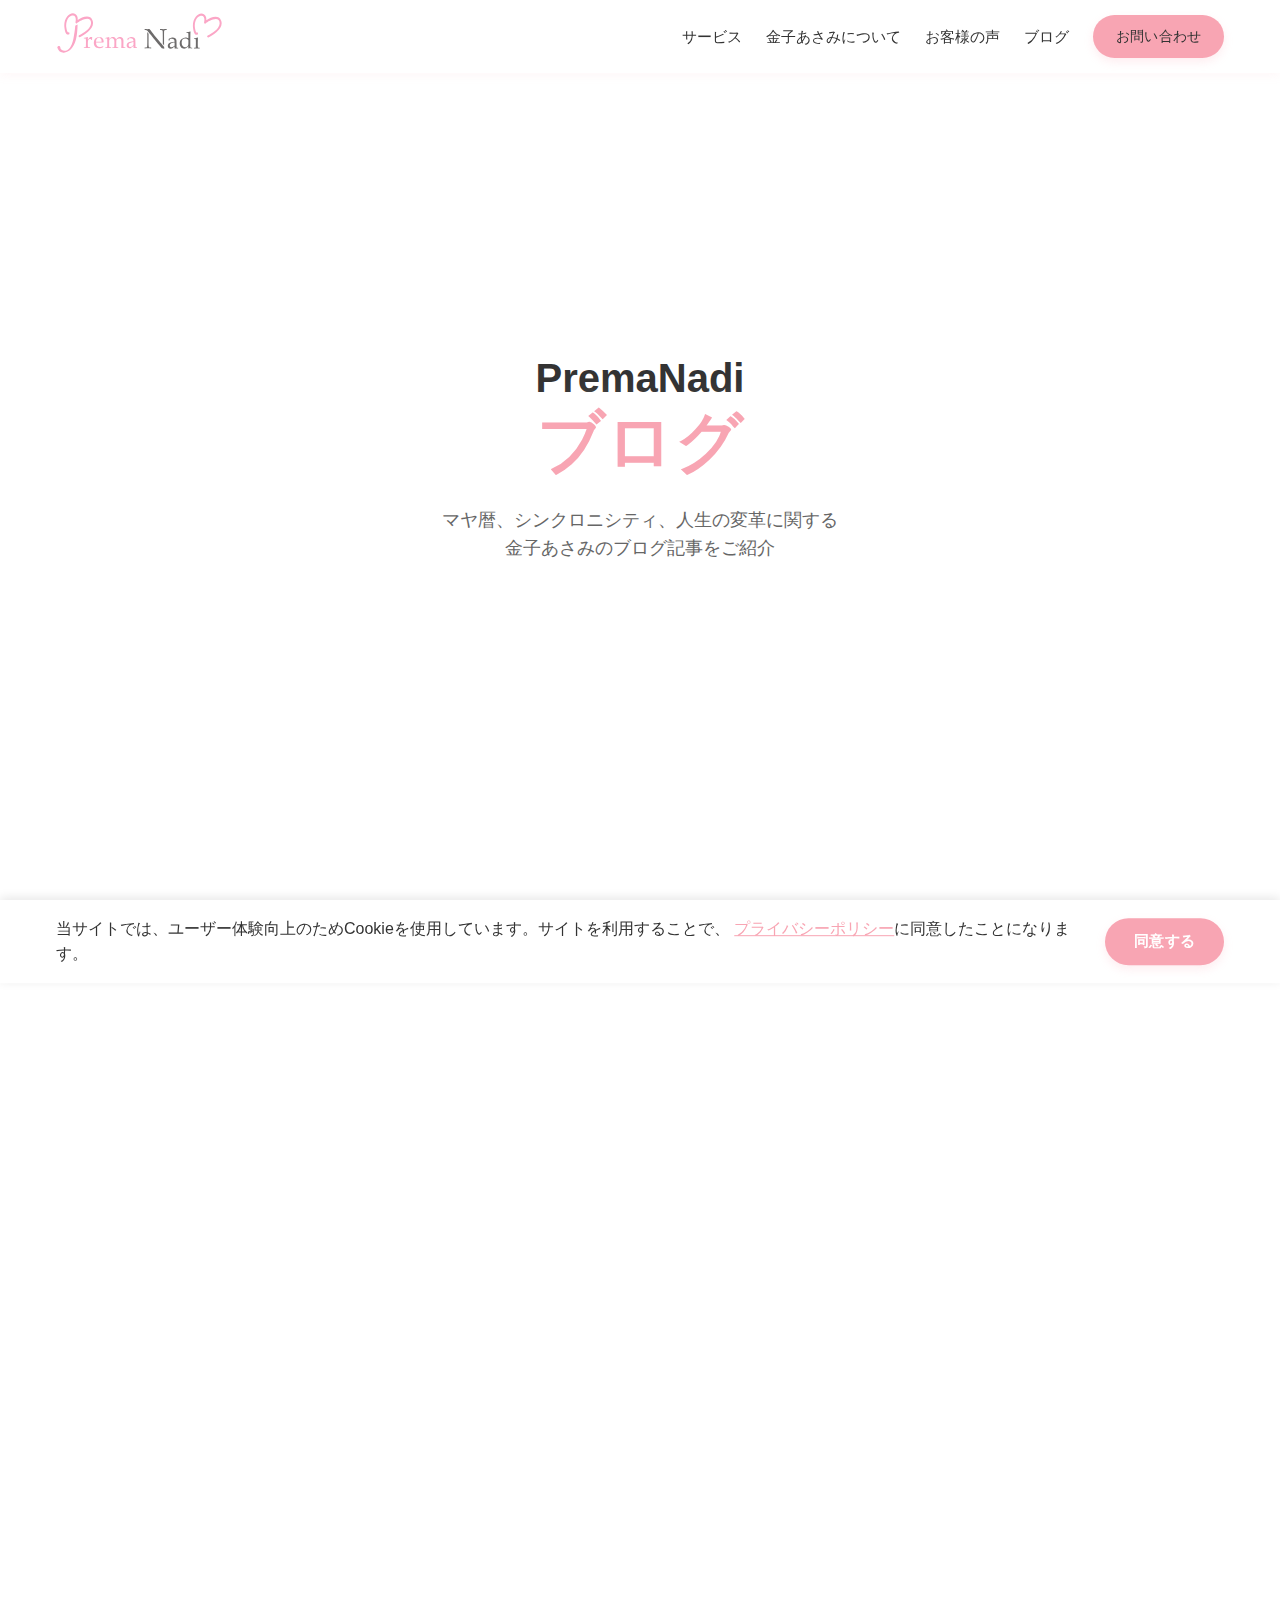
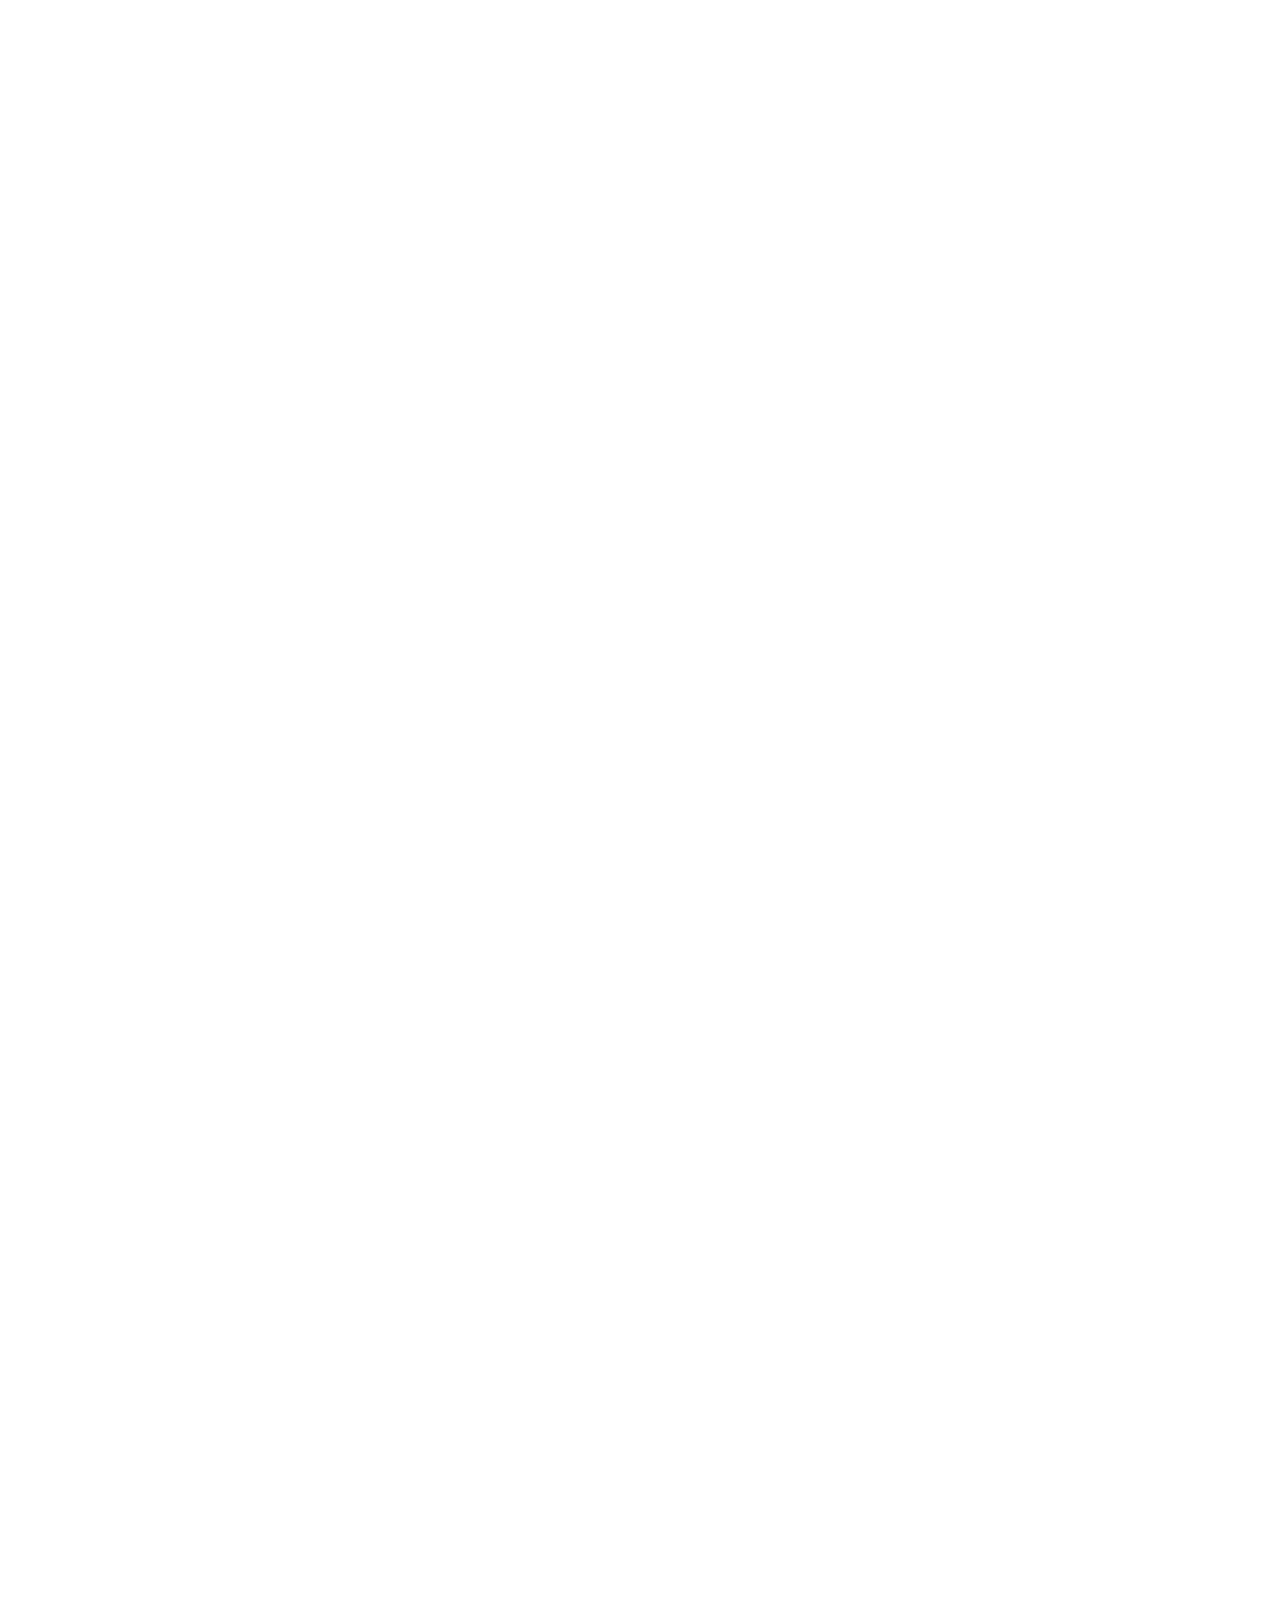
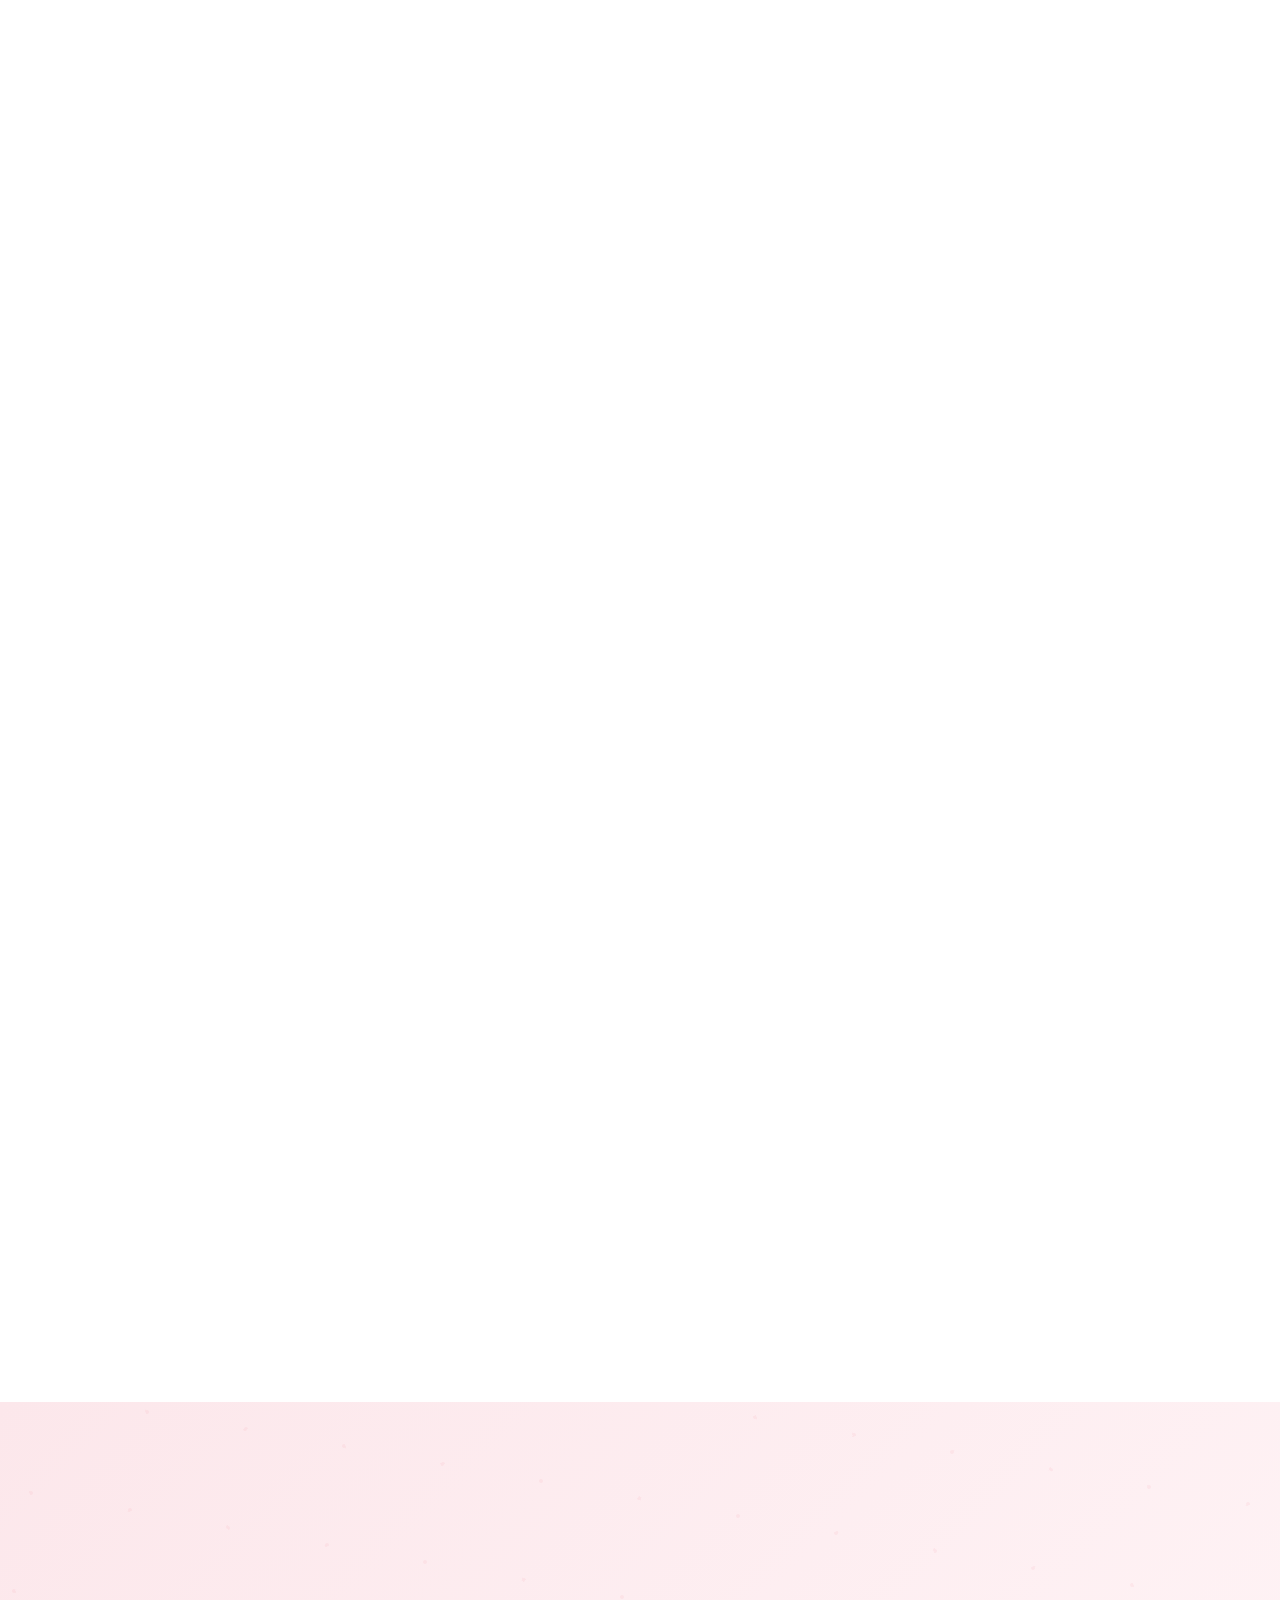
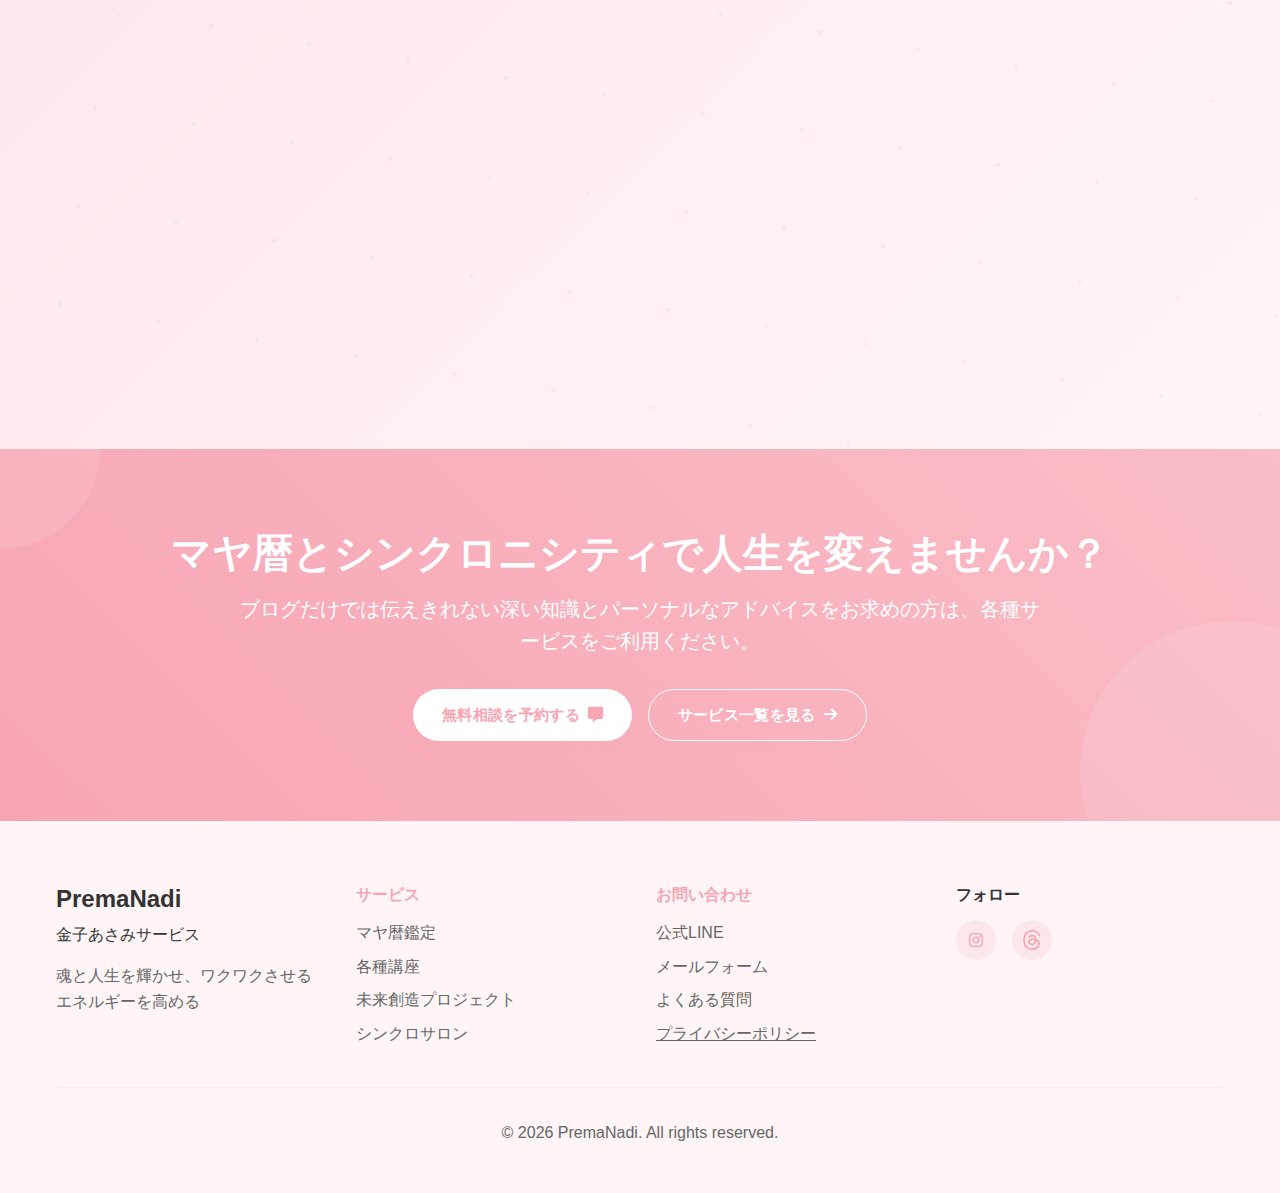
<file: blog.html>
<!DOCTYPE html>
<html lang="ja">
<head>
  <meta charset="UTF-8">
  <meta name="viewport" content="width=device-width, initial-scale=1.0">
  <title>ブログ - PremaNadi</title>
  <link rel="stylesheet" href="styles.css">
  <link rel="stylesheet" href="https://cdnjs.cloudflare.com/ajax/libs/font-awesome/6.0.0-beta3/css/all.min.css">
  <style>
    .threads-icon {
      width: 16px;
      height: 16px;
      display: inline-block;
      vertical-align: middle;
      fill: currentColor;
    }
    .social-icons .threads-icon {
      width: 20px;
      height: 20px;
    }
    
    /* ブログページ専用スタイル */
    .featured-post {
      display: grid;
      grid-template-columns: 1fr 1fr;
      gap: 2rem;
      margin-bottom: 3rem;
      background: white;
      border-radius: var(--card-border-radius);
      overflow: hidden;
      box-shadow: var(--box-shadow);
    }
    
    .featured-post-image {
      position: relative;
      height: 0;
      padding-bottom: 66.67%; /* 3:2のアスペクト比 */
      overflow: hidden;
    }
    
    .featured-post-image img {
      position: absolute;
      top: 0;
      left: 0;
      width: 100%;
      height: 100%;
      object-fit: cover;
    }
    
    .post-category {
      position: absolute;
      top: 1rem;
      left: 1rem;
      background: var(--primary-color);
      color: white;
      padding: 0.4rem 1rem;
      border-radius: 20px;
      font-size: 0.8rem;
      font-weight: 600;
    }
    
    .featured-post-content {
      padding: 2rem;
      display: flex;
      flex-direction: column;
    }
    
    .post-meta {
      margin-bottom: 0.5rem;
      font-size: 0.9rem;
      color: var(--text-light);
    }
    
    .post-date, .post-author {
      margin-right: 1rem;
    }
    
    .posts-grid {
      display: grid;
      grid-template-columns: repeat(auto-fill, minmax(300px, 1fr));
      gap: 2rem;
    }
    
    .blog-post-card {
      background: white;
      border-radius: var(--card-border-radius);
      overflow: hidden;
      box-shadow: var(--box-shadow);
      transition: var(--transition);
      height: 100%;
      display: flex;
      flex-direction: column;
    }
    
    .blog-post-card:hover {
      transform: translateY(-5px);
      box-shadow: 0 12px 25px rgba(248, 165, 179, 0.2);
    }
    
    .post-image {
      position: relative;
      height: 0;
      padding-bottom: 66.67%; /* 3:2のアスペクト比 */
      overflow: hidden;
    }
    
    .post-image img {
      position: absolute;
      top: 0;
      left: 0;
      width: 100%;
      height: 100%;
      object-fit: cover;
    }
    
    .post-content {
      padding: 1.5rem;
      flex: 1;
      display: flex;
      flex-direction: column;
    }
    
    .post-content h3 {
      margin-bottom: 1rem;
      font-size: 1.2rem;
      line-height: 1.4;
    }
    
    .post-content p {
      margin-bottom: 1.5rem;
      color: var(--text-light);
      flex: 1;
    }
    
    .pagination {
      display: flex;
      justify-content: center;
      margin-top: 3rem;
      gap: 0.5rem;
    }
    
    .pagination a {
      display: flex;
      align-items: center;
      justify-content: center;
      width: 40px;
      height: 40px;
      background: white;
      border-radius: 50%;
      border: 1px solid var(--border-color);
      color: var(--text-color);
      font-weight: 600;
      transition: var(--transition);
    }
    
    .pagination a.active, .pagination a:hover {
      background: var(--primary-color);
      color: white;
      border-color: var(--primary-color);
    }
    
    /* 人気記事スタイル */
    .popular-posts-grid {
      display: grid;
      grid-template-columns: repeat(auto-fill, minmax(280px, 1fr));
      gap: 1.5rem;
    }
    
    .popular-post {
      background: white;
      border-radius: var(--card-border-radius);
      overflow: hidden;
      box-shadow: var(--box-shadow);
      transition: var(--transition);
      height: 100%;
    }
    
    .popular-post:hover {
      transform: translateY(-5px);
      box-shadow: 0 12px 25px rgba(248, 165, 179, 0.2);
    }
    
    .popular-post-image {
      position: relative;
      height: 0;
      padding-bottom: 66.67%; /* 3:2のアスペクト比 */
      overflow: hidden;
    }
    
    .popular-post-image img {
      position: absolute;
      top: 0;
      left: 0;
      width: 100%;
      height: 100%;
      object-fit: cover;
    }
    
    .post-number {
      position: absolute;
      top: 10px;
      right: 10px;
      width: 30px;
      height: 30px;
      display: flex;
      align-items: center;
      justify-content: center;
      background: var(--primary-color);
      color: white;
      border-radius: 50%;
      font-weight: bold;
      font-size: 1rem;
    }
    
    .popular-post-content {
      padding: 1.2rem;
    }
    
    .popular-post-content h3 {
      font-size: 1rem;
      line-height: 1.4;
      margin-bottom: 0.5rem;
    }
    
    /* カテゴリー別記事スタイル */
    .category-tabs {
      display: flex;
      justify-content: center;
      gap: 1.5rem;
      margin-bottom: 2rem;
      flex-wrap: wrap;
    }
    
    .category-tab {
      display: flex;
      flex-direction: column;
      align-items: center;
      padding: 1rem 1.5rem;
      border-radius: 10px;
      background: white;
      box-shadow: 0 4px 10px rgba(0,0,0,0.05);
      cursor: pointer;
      transition: var(--transition);
    }
    
    .category-tab i {
      font-size: 1.5rem;
      margin-bottom: 0.5rem;
      color: var(--primary-color);
    }
    
    .category-tab.active, .category-tab:hover {
      background: var(--primary-color);
      transform: translateY(-5px);
    }
    
    .category-tab.active i, .category-tab:hover i,
    .category-tab.active span, .category-tab:hover span {
      color: white;
    }
    
    .category-pane {
      display: none;
    }
    
    .category-pane.active {
      display: block;
    }
    
    .category-posts-grid {
      display: grid;
      grid-template-columns: repeat(3, 1fr);
      gap: 1.5rem;
    }
    
    .category-post-card {
      background: white;
      border-radius: var(--card-border-radius);
      overflow: hidden;
      box-shadow: var(--box-shadow);
      transition: var(--transition);
    }
    
    .category-post-card:hover {
      transform: translateY(-5px);
      box-shadow: 0 12px 25px rgba(248, 165, 179, 0.2);
    }
    
    .view-all-link {
      text-align: center;
      margin-top: 2rem;
    }
    
    .view-all-link a {
      display: inline-flex;
      align-items: center;
      color: var(--primary-color);
      font-weight: 600;
      transition: var(--transition);
    }
    
    .view-all-link a i {
      margin-left: 0.5rem;
      transition: var(--transition);
    }
    
    .view-all-link a:hover {
      color: var(--primary-dark);
    }
    
    .view-all-link a:hover i {
      transform: translateX(3px);
    }
    
    /* ニュースレターセクション */
    .newsletter {
      background: linear-gradient(135deg, #fce7eb, #fff5f7);
      position: relative;
      overflow: hidden;
      z-index: 1;
    }
    
    .newsletter:before {
      content: '';
      position: absolute;
      top: -50px;
      left: -50px;
      right: -50px;
      bottom: -50px;
      background: url('data:image/svg+xml;utf8,<svg xmlns="http://www.w3.org/2000/svg" width="100" height="100" viewBox="0 0 100 100"><circle cx="50" cy="50" r="2" fill="%23f8a5b3" opacity="0.15"/></svg>');
      z-index: -1;
      transform: rotate(10deg);
    }
    
    .newsletter-content {
      max-width: 700px;
      margin: 0 auto;
      text-align: center;
      background: rgba(255, 255, 255, 0.7);
      padding: 2.5rem;
      border-radius: var(--card-border-radius);
      box-shadow: var(--box-shadow);
    }
    
    .newsletter-form {
      display: flex;
      flex-direction: column;
      gap: 1rem;
      margin: 2rem 0;
    }
    
    .newsletter-form .form-group {
      margin-bottom: 1rem;
    }
    
    .newsletter-form input {
      width: 100%;
      padding: 0.8rem 1.5rem;
      border: 1px solid var(--border-color);
      border-radius: 30px;
      background: white;
    }
    
    .newsletter-form button {
      align-self: center;
    }
    
    .privacy-note {
      font-size: 0.85rem;
      color: var(--text-light);
    }
    
    /* CTAセクション */
    .cta {
      background: linear-gradient(45deg, var(--primary-color), var(--secondary-color));
      color: white;
      padding: 5rem 0;
      text-align: center;
      position: relative;
      overflow: hidden;
    }
    
    .cta::before {
      content: '';
      position: absolute;
      top: -100px;
      left: -100px;
      width: 200px;
      height: 200px;
      border-radius: 50%;
      background-color: rgba(255, 255, 255, 0.1);
    }
    
    .cta::after {
      content: '';
      position: absolute;
      bottom: -100px;
      right: -100px;
      width: 300px;
      height: 300px;
      border-radius: 50%;
      background-color: rgba(255, 255, 255, 0.1);
    }
    
    /* レスポンシブ調整 */
    @media (max-width: 992px) {
      .featured-post {
        grid-template-columns: 1fr;
      }
      
      .category-posts-grid {
        grid-template-columns: repeat(2, 1fr);
      }
    }
    
    @media (max-width: 768px) {
      .posts-grid {
        grid-template-columns: 1fr;
      }
      
      .popular-posts-grid {
        grid-template-columns: 1fr;
      }
      
      .category-posts-grid {
        grid-template-columns: 1fr;
      }
      
      .pagination a {
        width: 35px;
        height: 35px;
      }
      
      .newsletter-form {
        padding: 0 1rem;
      }
    }
  </style>
</head>
<body>
  <!-- ヘッダー -->
  <header class="header">
    <div class="container">
      <div class="header-content">
        <div class="logo"><a href="index.html"><img src="PremaNadi_logo.svg" alt="PremaNadi" class="logo-image"></a></div>
        <nav class="main-nav">
          <ul>
            <li><a href="index.html#services">サービス</a></li>
            <li><a href="about.html">金子あさみについて</a></li>
            <li><a href="index.html#testimonials">お客様の声</a></li>
            <li><a href="blog.html" class="active">ブログ</a></li>
            <li><a href="index.html#contact" class="btn btn-primary">お問い合わせ</a></li>
          </ul>
        </nav>
        <button class="mobile-menu-btn">
          <span></span>
          <span></span>
          <span></span>
        </button>
      </div>
    </div>
  </header>

  <!-- ヒーローセクション -->
  <section class="hero blog-hero parallax-section">
    <div class="container">
      <div class="hero-content">
        <h1>PremaNadi<br><span class="highlight">ブログ</span></h1>
        <p class="hero-description">マヤ暦、シンクロニシティ、人生の変革に関する<br class="pc-only">金子あさみのブログ記事をご紹介</p>
      </div>
    </div>
    <div class="floral-decoration"></div>
  </section>

  <!-- 最新記事セクション -->
  <section class="latest-posts parallax-section">
    <div class="container">
      <h2 class="reveal-on-scroll">最新の<span class="highlight">記事</span></h2>
      
      <div class="featured-post reveal-on-scroll">
        <div class="featured-post-image">
          <img src="写真素材/57B2BE4F-6B7A-465D-AA9D-B12164E9FBDC.jpg" alt="マヤ暦で読み解く2024年の運勢">
          <div class="post-category">マヤ暦</div>
        </div>
        <div class="featured-post-content">
          <div class="post-meta">
            <span class="post-date"><i class="far fa-calendar-alt"></i> 2024年4月1日</span>
            <span class="post-author"><i class="far fa-user"></i> 金子あさみ</span>
          </div>
          <h3>マヤ暦で読み解く2024年の運勢とエネルギーの流れ</h3>
          <p>2024年は黄色い太陽の年。マヤ暦では「完成」と「収穫」のエネルギーが強まる一年です。この記事では、KINごとの運勢とチャンスの掴み方、注意点を詳しく解説します。自分のKINを知って、2024年を最高の年にしましょう。</p>
          <a href="#" class="btn btn-outline">続きを読む <i class="fas fa-arrow-right"></i></a>
        </div>
      </div>
      
      <div class="posts-grid">
        <div class="blog-post-card reveal-on-scroll" data-category="sync">
          <div class="post-image">
            <img src="写真素材/253358D0-7195-498C-A4AD-F3B8D3E0F871.jpg" alt="シンクロニシティの正体">
            <div class="post-category">シンクロニシティ</div>
          </div>
          <div class="post-content">
            <div class="post-meta">
              <span class="post-date"><i class="far fa-calendar-alt"></i> 2024年3月25日</span>
            </div>
            <h3>シンクロニシティの正体とは？不思議な偶然を引き寄せる5つの方法</h3>
            <p>日常の中で起こる「偶然の一致」には深い意味があります。この記事では、シンクロニシティの科学的背景と霊的意味、そして意図的にシンクロニシティを引き寄せる方法を紹介します。</p>
            <a href="#" class="read-more">続きを読む <i class="fas fa-arrow-right"></i></a>
          </div>
        </div>
        
        <div class="blog-post-card reveal-on-scroll" data-category="self">
          <div class="post-image">
            <img src="写真素材/A965F9CF-B3A1-47F2-8E64-75604B699C6D.jpg" alt="理想の未来を引き寄せる">
            <div class="post-category">自己実現</div>
          </div>
          <div class="post-content">
            <div class="post-meta">
              <span class="post-date"><i class="far fa-calendar-alt"></i> 2024年3月18日</span>
            </div>
            <h3>理想の未来を引き寄せる！効果的なビジョンボードの作り方</h3>
            <p>ビジョンボードは単なる願望を貼るだけの工作ではありません。潜在意識に働きかけ、本当に望む未来を引き寄せる強力なツールです。効果的なビジョンボードの作り方と活用法をご紹介します。</p>
            <a href="#" class="read-more">続きを読む <i class="fas fa-arrow-right"></i></a>
          </div>
        </div>
        
        <div class="blog-post-card reveal-on-scroll" data-category="maya">
          <div class="post-image">
            <img src="写真素材/B218ECAB-0D63-4D35-8F6E-8C2B24F8FE03.jpg" alt="マヤ暦の基本">
            <div class="post-category">マヤ暦</div>
          </div>
          <div class="post-content">
            <div class="post-meta">
              <span class="post-date"><i class="far fa-calendar-alt"></i> 2024年3月10日</span>
            </div>
            <h3>マヤ暦の基本：あなたのKINから読み解く才能と使命</h3>
            <p>マヤ暦は単なる占いではなく、あなたの本質的な才能と使命を知るための羅針盤です。この記事では、マヤ暦の基本的な考え方と、自分のKINの調べ方、各KINの特徴を詳しく解説します。</p>
            <a href="#" class="read-more">続きを読む <i class="fas fa-arrow-right"></i></a>
          </div>
        </div>
        
        <div class="blog-post-card reveal-on-scroll" data-category="business">
          <div class="post-image">
            <img src="写真素材/DE1FF9C9-7607-49C4-B43F-6ACB939628E3.jpg" alt="才能を活かした起業">
            <div class="post-category">起業</div>
          </div>
          <div class="post-content">
            <div class="post-meta">
              <span class="post-date"><i class="far fa-calendar-alt"></i> 2024年3月5日</span>
            </div>
            <h3>才能を活かした起業：まずは何から始めるべきか</h3>
            <p>「自分の才能を活かして起業したい」という思いはあっても、何から始めればいいのか悩む方は多いです。この記事では、才能ベースの起業準備から最初の一歩までを解説します。</p>
            <a href="#" class="read-more">続きを読む <i class="fas fa-arrow-right"></i></a>
          </div>
        </div>
        
        <div class="blog-post-card reveal-on-scroll" data-category="self">
          <div class="post-image">
            <img src="写真素材/FEEF5EEF-1F6C-4884-9F46-7444584866CD.jpg" alt="自己肯定感を高める">
            <div class="post-category">自己実現</div>
          </div>
          <div class="post-content">
            <div class="post-meta">
              <span class="post-date"><i class="far fa-calendar-alt"></i> 2024年2月28日</span>
            </div>
            <h3>自己肯定感を高める7つのワークと日常習慣</h3>
            <p>自己肯定感は人生の質を大きく左右します。この記事では、低い自己肯定感の原因と、科学的に効果が証明されている自己肯定感向上のためのワークと習慣をご紹介します。</p>
            <a href="#" class="read-more">続きを読む <i class="fas fa-arrow-right"></i></a>
          </div>
        </div>
        
        <div class="blog-post-card reveal-on-scroll" data-category="sync">
          <div class="post-image">
            <img src="写真素材/55973D0C-F555-46CB-99F3-1638963C57DC.jpg" alt="シンクロサロンとは">
            <div class="post-category">シンクロニシティ</div>
          </div>
          <div class="post-content">
            <div class="post-meta">
              <span class="post-date"><i class="far fa-calendar-alt"></i> 2024年2月20日</span>
            </div>
            <h3>シンクロサロンとは？共鳴する仲間との成長コミュニティの魅力</h3>
            <p>シンクロサロンでの不思議な体験と成長の物語。参加者の声と共に、魂の仲間と出会い、共に成長することの素晴らしさをお伝えします。</p>
            <a href="#" class="read-more">続きを読む <i class="fas fa-arrow-right"></i></a>
          </div>
        </div>
      </div>
      
      <div class="pagination reveal-on-scroll">
        <a href="#" class="active">1</a>
        <a href="#">2</a>
        <a href="#">3</a>
        <a href="#">4</a>
        <a href="#">5</a>
        <a href="#" class="next-page"><i class="fas fa-chevron-right"></i></a>
      </div>
    </div>
  </section>

  <!-- 人気記事セクション -->
  <section class="popular-posts parallax-section">
    <div class="container">
      <h2 class="reveal-on-scroll">人気の<span class="highlight">記事</span></h2>
      
      <div class="popular-posts-grid reveal-on-scroll">
        <div class="popular-post">
          <div class="popular-post-image">
            <img src="写真素材/ABF94FF0-507C-4579-BCA2-109B30F3B2FB.jpg" alt="マヤ暦とは">
            <div class="post-number">1</div>
          </div>
          <div class="popular-post-content">
            <h3>マヤ暦とは？初心者でもわかる基本の「キ」</h3>
            <div class="post-meta">
              <span class="post-category">マヤ暦</span>
              <span class="post-date"><i class="far fa-calendar-alt"></i> 2024年1月15日</span>
            </div>
          </div>
        </div>
        
        <div class="popular-post">
          <div class="popular-post-image">
            <img src="写真素材/32323190-4C91-4907-8F34-9B5B609B53EB.jpg" alt="才能の見つけ方">
            <div class="post-number">2</div>
          </div>
          <div class="popular-post-content">
            <h3>本当の才能の見つけ方：自分が気づいていない強みを発掘する方法</h3>
            <div class="post-meta">
              <span class="post-category">自己実現</span>
              <span class="post-date"><i class="far fa-calendar-alt"></i> 2023年12月10日</span>
            </div>
          </div>
        </div>
        
        <div class="popular-post">
          <div class="popular-post-image">
            <img src="写真素材/E74CFFC4-0967-45A8-A836-F21E24CD1F96.jpg" alt="引き寄せの法則">
            <div class="post-number">3</div>
          </div>
          <div class="popular-post-content">
            <h3>引き寄せの法則を科学的に解説：量子物理学からみる実現のメカニズム</h3>
            <div class="post-meta">
              <span class="post-category">シンクロニシティ</span>
              <span class="post-date"><i class="far fa-calendar-alt"></i> 2023年11月5日</span>
            </div>
          </div>
        </div>
        
        <div class="popular-post">
          <div class="popular-post-image">
            <img src="写真素材/35EB6A0F-43CB-4FCE-8420-2FB87F16A30D.jpg" alt="朝の習慣">
            <div class="post-number">4</div>
          </div>
          <div class="popular-post-content">
            <h3>成功者が実践する「魂を整える」朝の習慣7選</h3>
            <div class="post-meta">
              <span class="post-category">自己実現</span>
              <span class="post-date"><i class="far fa-calendar-alt"></i> 2023年10月22日</span>
            </div>
          </div>
        </div>
        
        <div class="popular-post">
          <div class="popular-post-image">
            <img src="写真素材/F03961A9-56ED-489E-A5F1-094423BE873B.jpg" alt="女性起業家">
            <div class="post-number">5</div>
          </div>
          <div class="popular-post-content">
            <h3>女性起業家のための理想のクライアントを引き寄せる方法</h3>
            <div class="post-meta">
              <span class="post-category">起業</span>
              <span class="post-date"><i class="far fa-calendar-alt"></i> 2023年9月18日</span>
            </div>
          </div>
        </div>
      </div>
    </div>
  </section>

  <!-- カテゴリー別セクション -->
  <section class="category-posts parallax-section">
    <div class="container">
      <h2 class="reveal-on-scroll">カテゴリー別<span class="highlight">記事</span></h2>
      
      <div class="category-tabs reveal-on-scroll">
        <div class="category-tab active" data-tab="maya-tab">
          <i class="fas fa-calendar-alt"></i>
          <span>マヤ暦</span>
        </div>
        <div class="category-tab" data-tab="sync-tab">
          <i class="fas fa-magic"></i>
          <span>シンクロニシティ</span>
        </div>
        <div class="category-tab" data-tab="self-tab">
          <i class="fas fa-heart"></i>
          <span>自己実現</span>
        </div>
        <div class="category-tab" data-tab="business-tab">
          <i class="fas fa-briefcase"></i>
          <span>起業</span>
        </div>
      </div>
      
      <div class="category-content">
        <div class="category-pane active" id="maya-tab">
          <div class="category-posts-grid reveal-on-scroll">
            <div class="category-post-card">
              <div class="post-image">
                <img src="写真素材/57B2BE4F-6B7A-465D-AA9D-B12164E9FBDC.jpg" alt="マヤ暦で読み解く2024年の運勢">
              </div>
              <div class="post-content">
                <div class="post-meta">
                  <span class="post-date"><i class="far fa-calendar-alt"></i> 2024年4月1日</span>
                </div>
                <h3>マヤ暦で読み解く2024年の運勢とエネルギーの流れ</h3>
                <a href="#" class="read-more">続きを読む <i class="fas fa-arrow-right"></i></a>
              </div>
            </div>
            
            <div class="category-post-card">
              <div class="post-image">
                <img src="写真素材/B218ECAB-0D63-4D35-8F6E-8C2B24F8FE03.jpg" alt="マヤ暦の基本">
              </div>
              <div class="post-content">
                <div class="post-meta">
                  <span class="post-date"><i class="far fa-calendar-alt"></i> 2024年3月10日</span>
                </div>
                <h3>マヤ暦の基本：あなたのKINから読み解く才能と使命</h3>
                <a href="#" class="read-more">続きを読む <i class="fas fa-arrow-right"></i></a>
              </div>
            </div>
            
            <div class="category-post-card">
              <div class="post-image">
                <img src="写真素材/ABF94FF0-507C-4579-BCA2-109B30F3B2FB.jpg" alt="マヤ暦とは">
              </div>
              <div class="post-content">
                <div class="post-meta">
                  <span class="post-date"><i class="far fa-calendar-alt"></i> 2024年1月15日</span>
                </div>
                <h3>マヤ暦とは？初心者でもわかる基本の「キ」</h3>
                <a href="#" class="read-more">続きを読む <i class="fas fa-arrow-right"></i></a>
              </div>
            </div>
          </div>
          <div class="view-all-link reveal-on-scroll">
            <a href="#">マヤ暦の記事をもっと見る <i class="fas fa-arrow-right"></i></a>
          </div>
        </div>
        
        <div class="category-pane" id="sync-tab">
          <div class="category-posts-grid reveal-on-scroll">
            <div class="category-post-card">
              <div class="post-image">
                <img src="写真素材/253358D0-7195-498C-A4AD-F3B8D3E0F871.jpg" alt="シンクロニシティの正体">
              </div>
              <div class="post-content">
                <div class="post-meta">
                  <span class="post-date"><i class="far fa-calendar-alt"></i> 2024年3月25日</span>
                </div>
                <h3>シンクロニシティの正体とは？不思議な偶然を引き寄せる5つの方法</h3>
                <a href="#" class="read-more">続きを読む <i class="fas fa-arrow-right"></i></a>
              </div>
            </div>
            
            <div class="category-post-card">
              <div class="post-image">
                <img src="写真素材/55973D0C-F555-46CB-99F3-1638963C57DC.jpg" alt="シンクロサロンとは">
              </div>
              <div class="post-content">
                <div class="post-meta">
                  <span class="post-date"><i class="far fa-calendar-alt"></i> 2024年2月20日</span>
                </div>
                <h3>シンクロサロンとは？共鳴する仲間との成長コミュニティの魅力</h3>
                <a href="#" class="read-more">続きを読む <i class="fas fa-arrow-right"></i></a>
              </div>
            </div>
            
            <div class="category-post-card">
              <div class="post-image">
                <img src="写真素材/E74CFFC4-0967-45A8-A836-F21E24CD1F96.jpg" alt="引き寄せの法則">
              </div>
              <div class="post-content">
                <div class="post-meta">
                  <span class="post-date"><i class="far fa-calendar-alt"></i> 2023年11月5日</span>
                </div>
                <h3>引き寄せの法則を科学的に解説：量子物理学からみる実現のメカニズム</h3>
                <a href="#" class="read-more">続きを読む <i class="fas fa-arrow-right"></i></a>
              </div>
            </div>
          </div>
          <div class="view-all-link reveal-on-scroll">
            <a href="#">シンクロニシティの記事をもっと見る <i class="fas fa-arrow-right"></i></a>
          </div>
        </div>
        
        <div class="category-pane" id="self-tab">
          <div class="category-posts-grid reveal-on-scroll">
            <div class="category-post-card">
              <div class="post-image">
                <img src="写真素材/A965F9CF-B3A1-47F2-8E64-75604B699C6D.jpg" alt="理想の未来を引き寄せる">
              </div>
              <div class="post-content">
                <div class="post-meta">
                  <span class="post-date"><i class="far fa-calendar-alt"></i> 2024年3月18日</span>
                </div>
                <h3>理想の未来を引き寄せる！効果的なビジョンボードの作り方</h3>
                <a href="#" class="read-more">続きを読む <i class="fas fa-arrow-right"></i></a>
              </div>
            </div>
            
            <div class="category-post-card">
              <div class="post-image">
                <img src="写真素材/FEEF5EEF-1F6C-4884-9F46-7444584866CD.jpg" alt="自己肯定感を高める">
              </div>
              <div class="post-content">
                <div class="post-meta">
                  <span class="post-date"><i class="far fa-calendar-alt"></i> 2024年2月28日</span>
                </div>
                <h3>自己肯定感を高める7つのワークと日常習慣</h3>
                <a href="#" class="read-more">続きを読む <i class="fas fa-arrow-right"></i></a>
              </div>
            </div>
            
            <div class="category-post-card">
              <div class="post-image">
                <img src="写真素材/32323190-4C91-4907-8F34-9B5B609B53EB.jpg" alt="才能の見つけ方">
              </div>
              <div class="post-content">
                <div class="post-meta">
                  <span class="post-date"><i class="far fa-calendar-alt"></i> 2023年12月10日</span>
                </div>
                <h3>本当の才能の見つけ方：自分が気づいていない強みを発掘する方法</h3>
                <a href="#" class="read-more">続きを読む <i class="fas fa-arrow-right"></i></a>
              </div>
            </div>
          </div>
          <div class="view-all-link reveal-on-scroll">
            <a href="#">自己実現の記事をもっと見る <i class="fas fa-arrow-right"></i></a>
          </div>
        </div>
        
        <div class="category-pane" id="business-tab">
          <div class="category-posts-grid reveal-on-scroll">
            <div class="category-post-card">
              <div class="post-image">
                <img src="写真素材/DE1FF9C9-7607-49C4-B43F-6ACB939628E3.jpg" alt="才能を活かした起業">
              </div>
              <div class="post-content">
                <div class="post-meta">
                  <span class="post-date"><i class="far fa-calendar-alt"></i> 2024年3月5日</span>
                </div>
                <h3>才能を活かした起業：まずは何から始めるべきか</h3>
                <a href="#" class="read-more">続きを読む <i class="fas fa-arrow-right"></i></a>
              </div>
            </div>
            
            <div class="category-post-card">
              <div class="post-image">
                <img src="写真素材/F03961A9-56ED-489E-A5F1-094423BE873B.jpg" alt="女性起業家">
              </div>
              <div class="post-content">
                <div class="post-meta">
                  <span class="post-date"><i class="far fa-calendar-alt"></i> 2023年9月18日</span>
                </div>
                <h3>女性起業家のための理想のクライアントを引き寄せる方法</h3>
                <a href="#" class="read-more">続きを読む <i class="fas fa-arrow-right"></i></a>
              </div>
            </div>
            
            <div class="category-post-card">
              <div class="post-image">
                <img src="写真素材/2146F1A2-76B7-487E-9910-C54465A8447C.jpg" alt="起業とマインドセット">
              </div>
              <div class="post-content">
                <div class="post-meta">
                  <span class="post-date"><i class="far fa-calendar-alt"></i> 2023年8月5日</span>
                </div>
                <h3>起業成功のカギはマインドセット：豊かさブロックを解除する方法</h3>
                <a href="#" class="read-more">続きを読む <i class="fas fa-arrow-right"></i></a>
              </div>
            </div>
          </div>
          <div class="view-all-link reveal-on-scroll">
            <a href="#">起業の記事をもっと見る <i class="fas fa-arrow-right"></i></a>
          </div>
        </div>
      </div>
    </div>
  </section>

  <!-- ニュースレターセクション -->
  <section class="newsletter parallax-section">
    <div class="container">
      <div class="newsletter-content reveal-on-scroll">
        <h2>最新の<span class="highlight">情報</span>を受け取る</h2>
        <p>マヤ暦の読み解き方、シンクロニシティの活用法、自己実現のヒントなど、<br class="pc-only">役立つ情報を定期的にお届けします。</p>
        
        <form class="newsletter-form">
          <div class="form-group">
            <input type="text" placeholder="お名前">
          </div>
          <div class="form-group">
            <input type="email" placeholder="メールアドレス">
          </div>
          <button type="submit" class="btn btn-primary">登録する <i class="fas fa-paper-plane"></i></button>
        </form>
        
        <p class="privacy-note">※登録することで<a href="#privacy" class="privacy-policy-link">プライバシーポリシー</a>に同意したことになります。</p>
      </div>
    </div>
  </section>

  <!-- CTA -->
  <section class="cta">
    <div class="container">
      <h2>マヤ暦とシンクロニシティで人生を変えませんか？</h2>
      <p>ブログだけでは伝えきれない深い知識とパーソナルなアドバイスをお求めの方は、各種サービスをご利用ください。</p>
      
      <div class="cta-buttons">
        <a href="index.html#contact" class="btn btn-light">無料相談を予約する <i class="fas fa-message"></i></a>
        <a href="index.html#services" class="btn btn-outline-light">サービス一覧を見る <i class="fas fa-arrow-right"></i></a>
      </div>
    </div>
  </section>

  <!-- フッター -->
  <footer class="footer">
    <div class="container">
      <div class="footer-content">
        <div class="footer-about">
          <h3><a href="index.html">PremaNadi</a></h3>
          <p>金子あさみサービス</p>
          <p class="footer-tagline">魂と人生を輝かせ、ワクワクさせるエネルギーを高める</p>
        </div>
        
        <div class="footer-links">
          <h4>サービス</h4>
          <ul>
            <li><a href="index.html#services">マヤ暦鑑定</a></li>
            <li><a href="index.html#services">各種講座</a></li>
            <li><a href="index.html#featured">未来創造プロジェクト</a></li>
            <li><a href="sync-salon.html">シンクロサロン</a></li>
          </ul>
        </div>
        
        <div class="footer-links">
          <h4>お問い合わせ</h4>
          <ul>
            <li><a href="https://lin.ee/kTtgn9q">公式LINE</a></li>
            <li><a href="index.html#contact">メールフォーム</a></li>
            <li><a href="index.html#faq">よくある質問</a></li>
            <li><a href="#privacy" class="privacy-policy-link">プライバシーポリシー</a></li>
          </ul>
        </div>
        
        <div class="footer-social">
          <h4>フォロー</h4>
          <div class="social-icons">
            <a href="https://www.instagram.com/asami.kaneko4488/"><i class="fab fa-instagram"></i></a>
            <a href="https://www.threads.net/@asami.kaneko4488?xmt=AQGzV7RUmAeXAduSKWbM93ofT-J3xzu4gLaIOrm-oE3kiy8">
              <svg class="threads-icon" xmlns="http://www.w3.org/2000/svg" xmlns:xlink="http://www.w3.org/1999/xlink" viewBox="0 0 878 1000">
                <path d="M446.7,1000h-0.3c-149.2-1-263.9-50.2-341-146.2C36.9,768.3,1.5,649.4,0.3,500.4v-0.7c1.2-149.1,36.6-267.9,105.2-353.4
                  C182.5,50.2,297.3,1,446.4,0h0.3h0.3c114.4,0.8,210.1,30.2,284.4,87.4c69.9,53.8,119.1,130.4,146.2,227.8l-85,23.7
                  c-46-165-162.4-249.3-346-250.6c-121.2,0.9-212.9,39-272.5,113.2C118.4,271,89.6,371.4,88.5,500c1.1,128.6,29.9,229,85.7,298.5
                  c59.6,74.3,151.3,112.4,272.5,113.2c109.3-0.8,181.6-26.3,241.7-85.2c68.6-67.2,67.4-149.7,45.4-199.9
                  c-12.9-29.6-36.4-54.2-68.1-72.9c-8,56.3-25.9,101.9-53.5,136.3c-36.9,45.9-89.2,71-155.4,74.6c-50.1,2.7-98.4-9.1-135.8-33.4
                  c-44.3-28.7-70.2-72.5-73-123.5c-2.7-49.6,17-95.2,55.4-128.4c36.7-31.7,88.3-50.3,149.3-53.8c44.9-2.5,87-0.5,125.8,5.9
                  c-5.2-30.9-15.6-55.5-31.2-73.2c-21.4-24.4-54.5-36.8-98.3-37.1c-0.4,0-0.8,0-1.2,0c-35.2,0-83,9.7-113.4,55L261.2,327
                  c40.8-60.6,107-94,186.6-94c0.6,0,1.2,0,1.8,0c133.1,0.8,212.4,82.3,220.3,224.5c4.5,1.9,9,3.9,13.4,5.9
                  c62.1,29.2,107.5,73.4,131.4,127.9c33.2,75.9,36.3,199.6-64.5,298.3C673.1,965,579.6,999.1,447,1000L446.7,1000L446.7,1000z
                  M488.5,512.9c-10.1,0-20.3,0.3-30.8,0.9c-76.5,4.3-124.2,39.4-121.5,89.3c2.8,52.3,60.5,76.6,116,73.6
                  c51-2.7,117.4-22.6,128.6-154.6C552.6,516,521.7,512.9,488.5,512.9z"/>
              </svg>
            </a>
          </div>
        </div>
      </div>
      
      <div class="footer-bottom">
        <p>&copy; <span id="current-year"></span> PremaNadi. All rights reserved.</p>
      </div>
    </div>
  </footer>

  <script src="script.js"></script>
  <script src="privacy.js"></script>
</body>
</html>
</file>
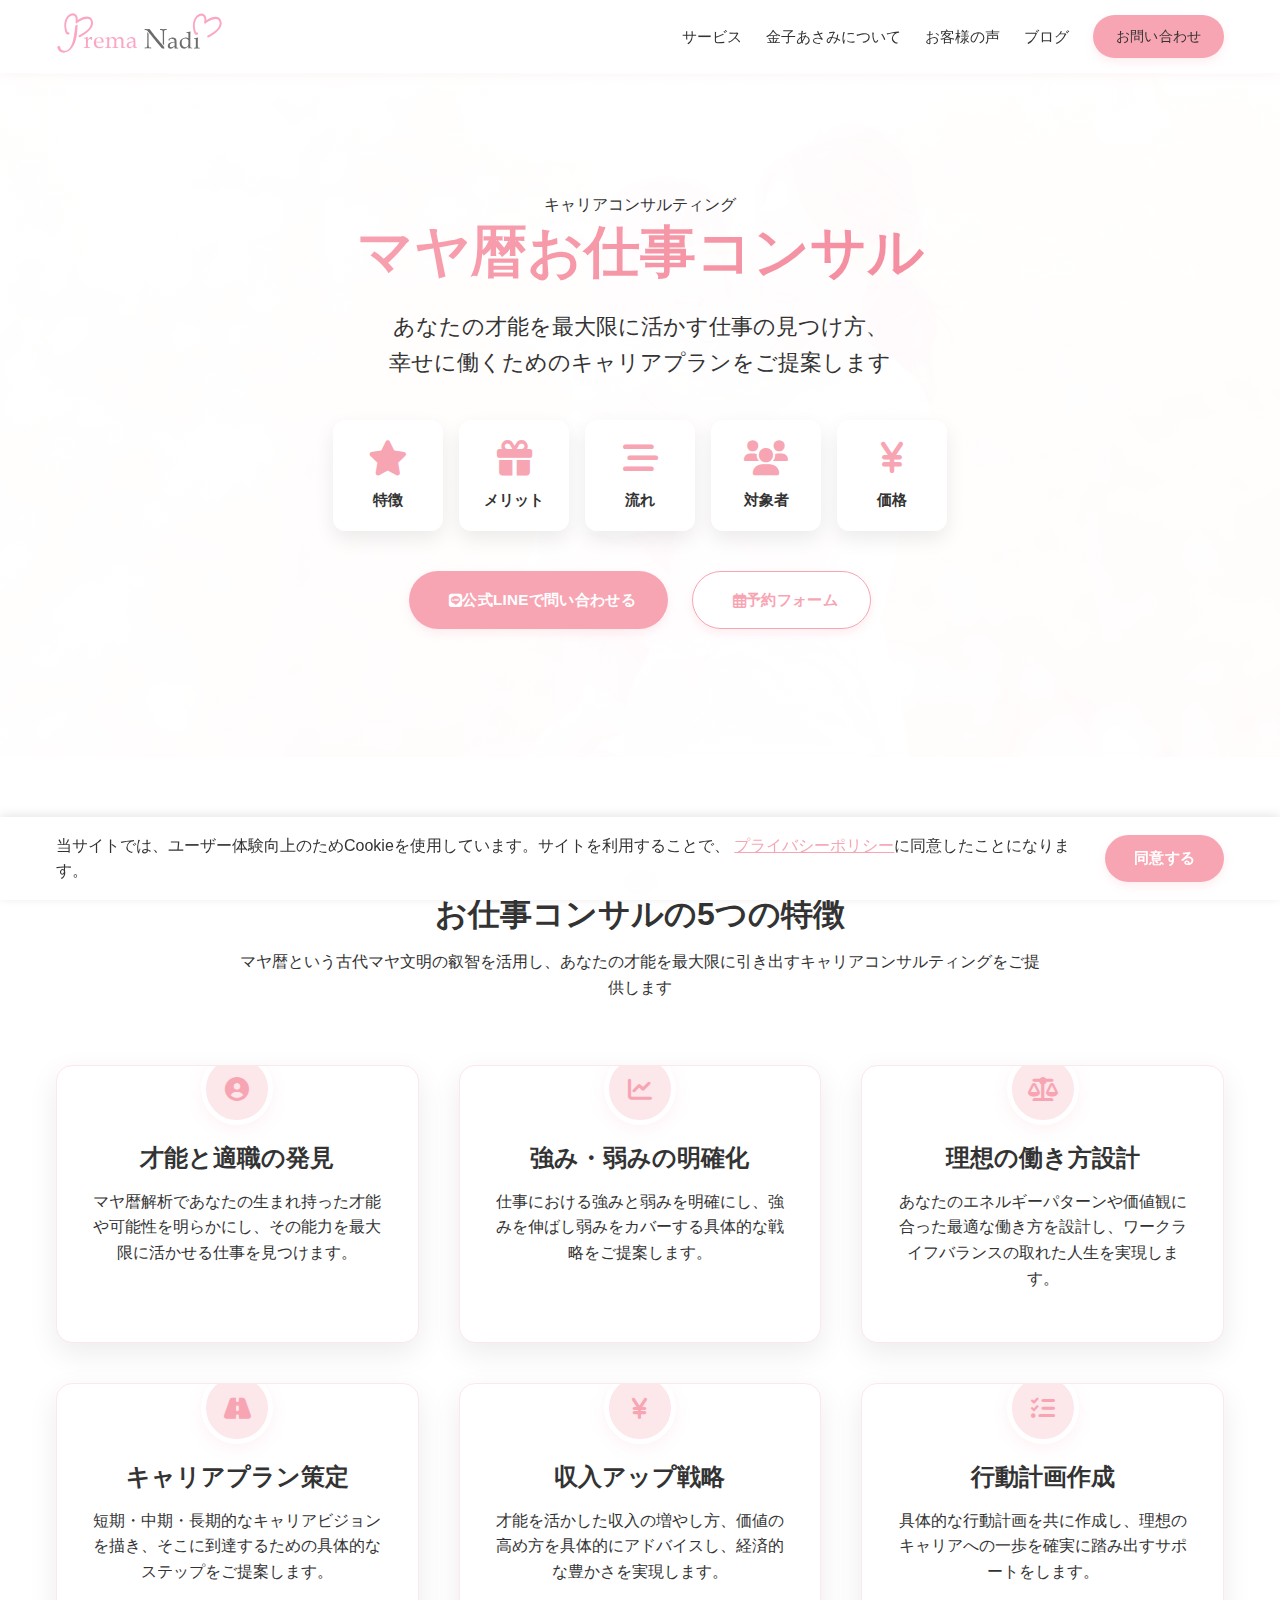
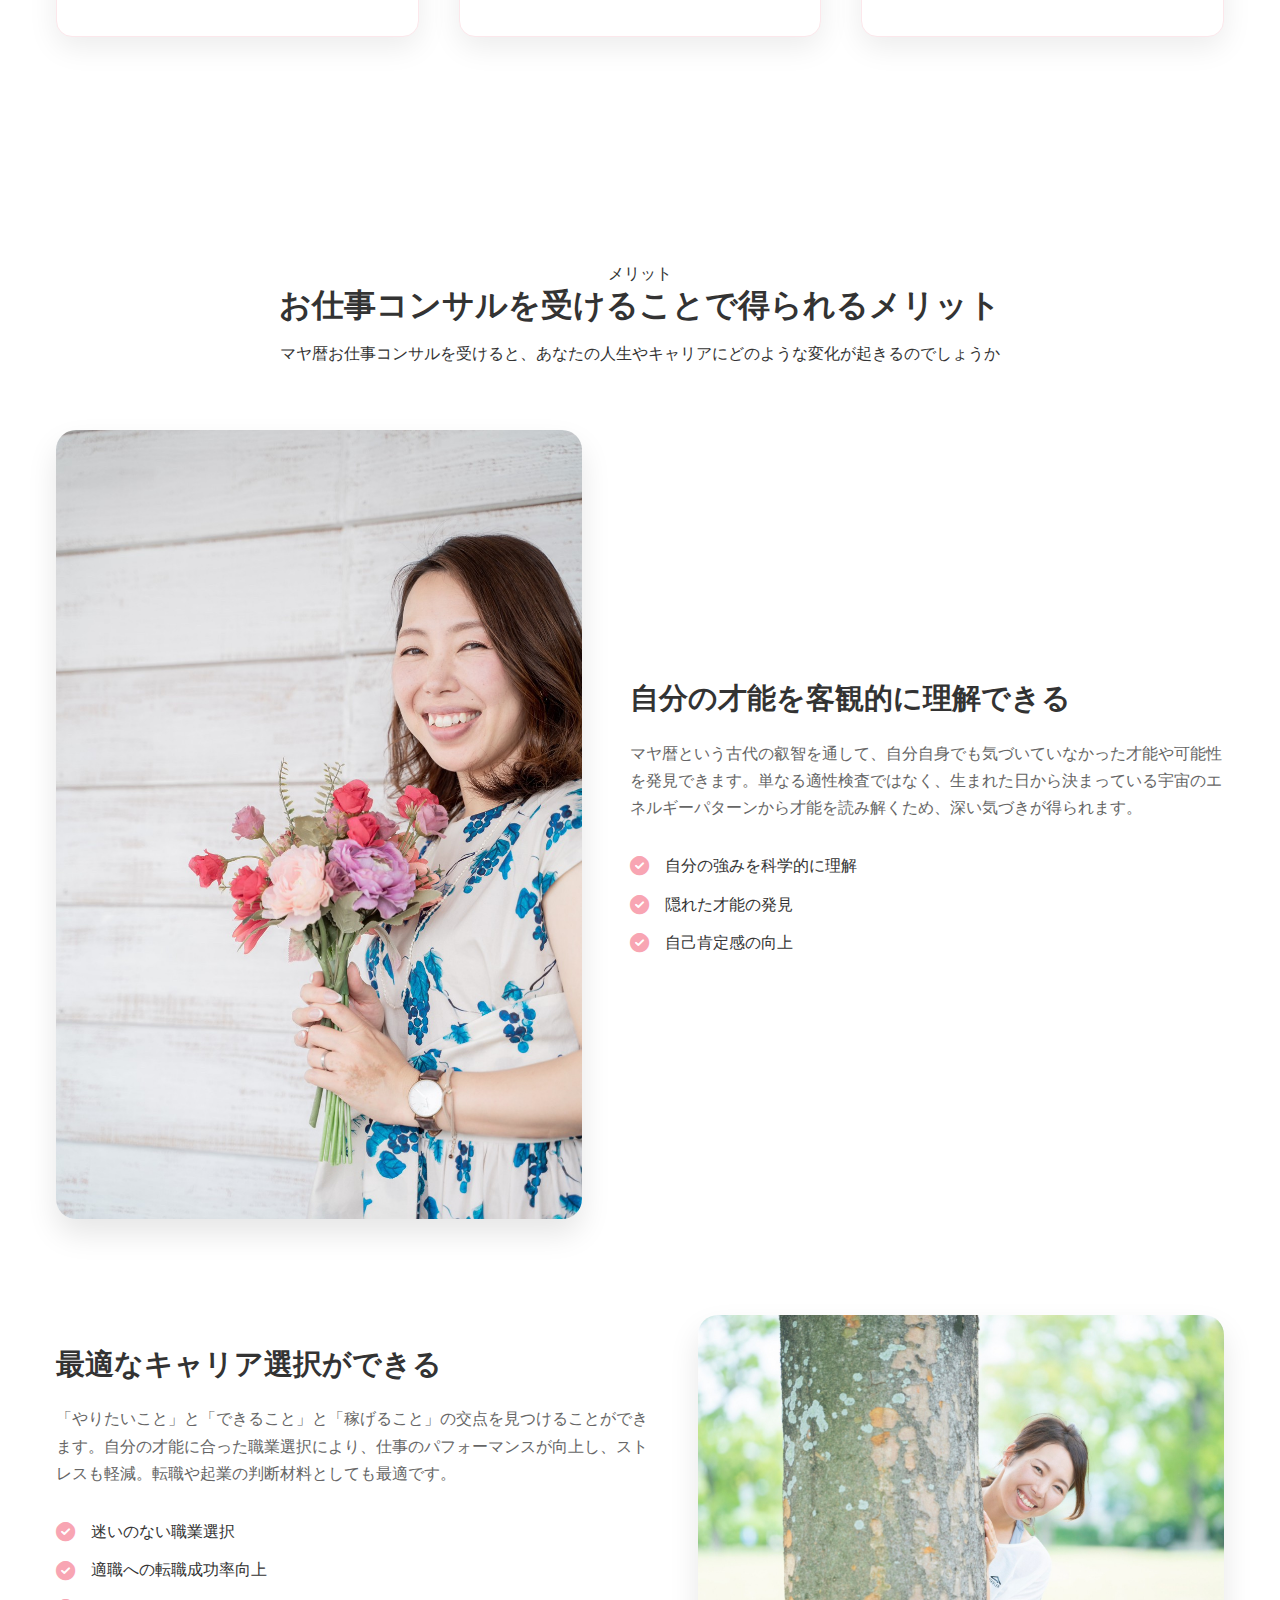
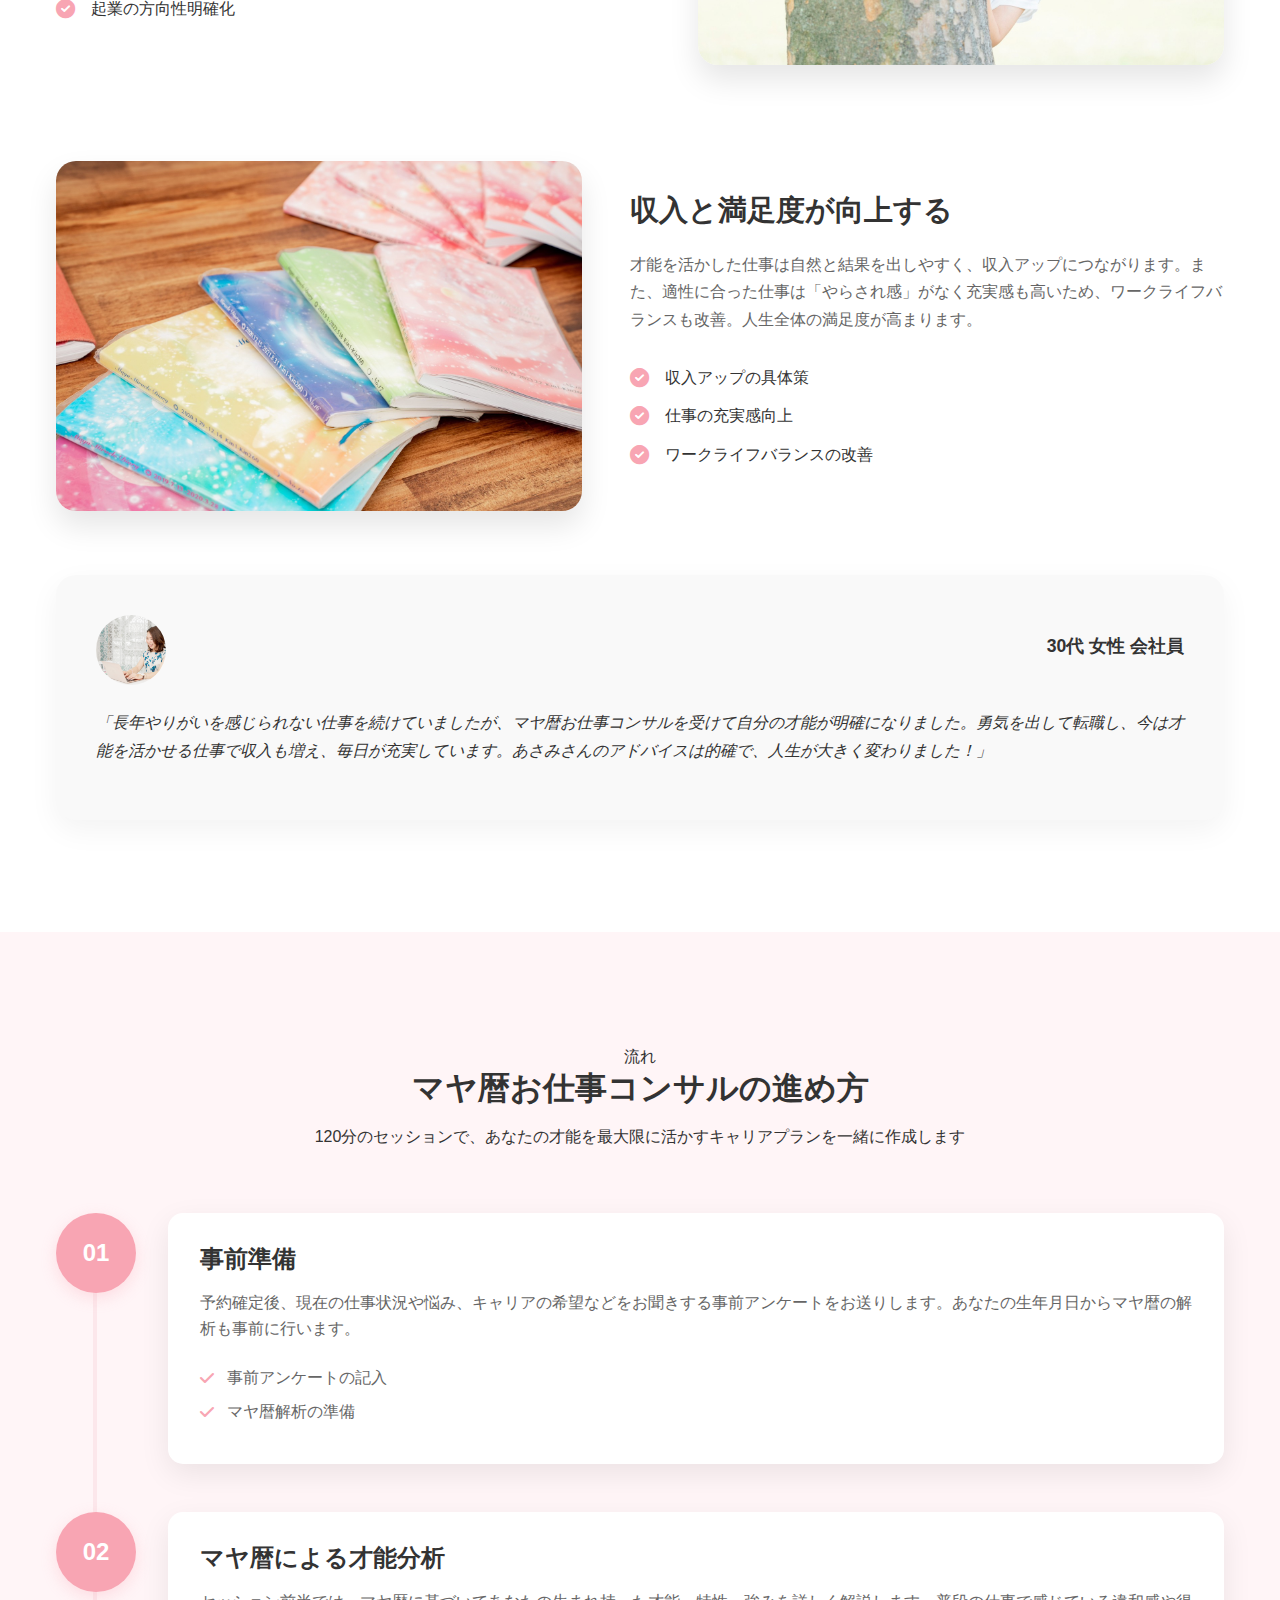
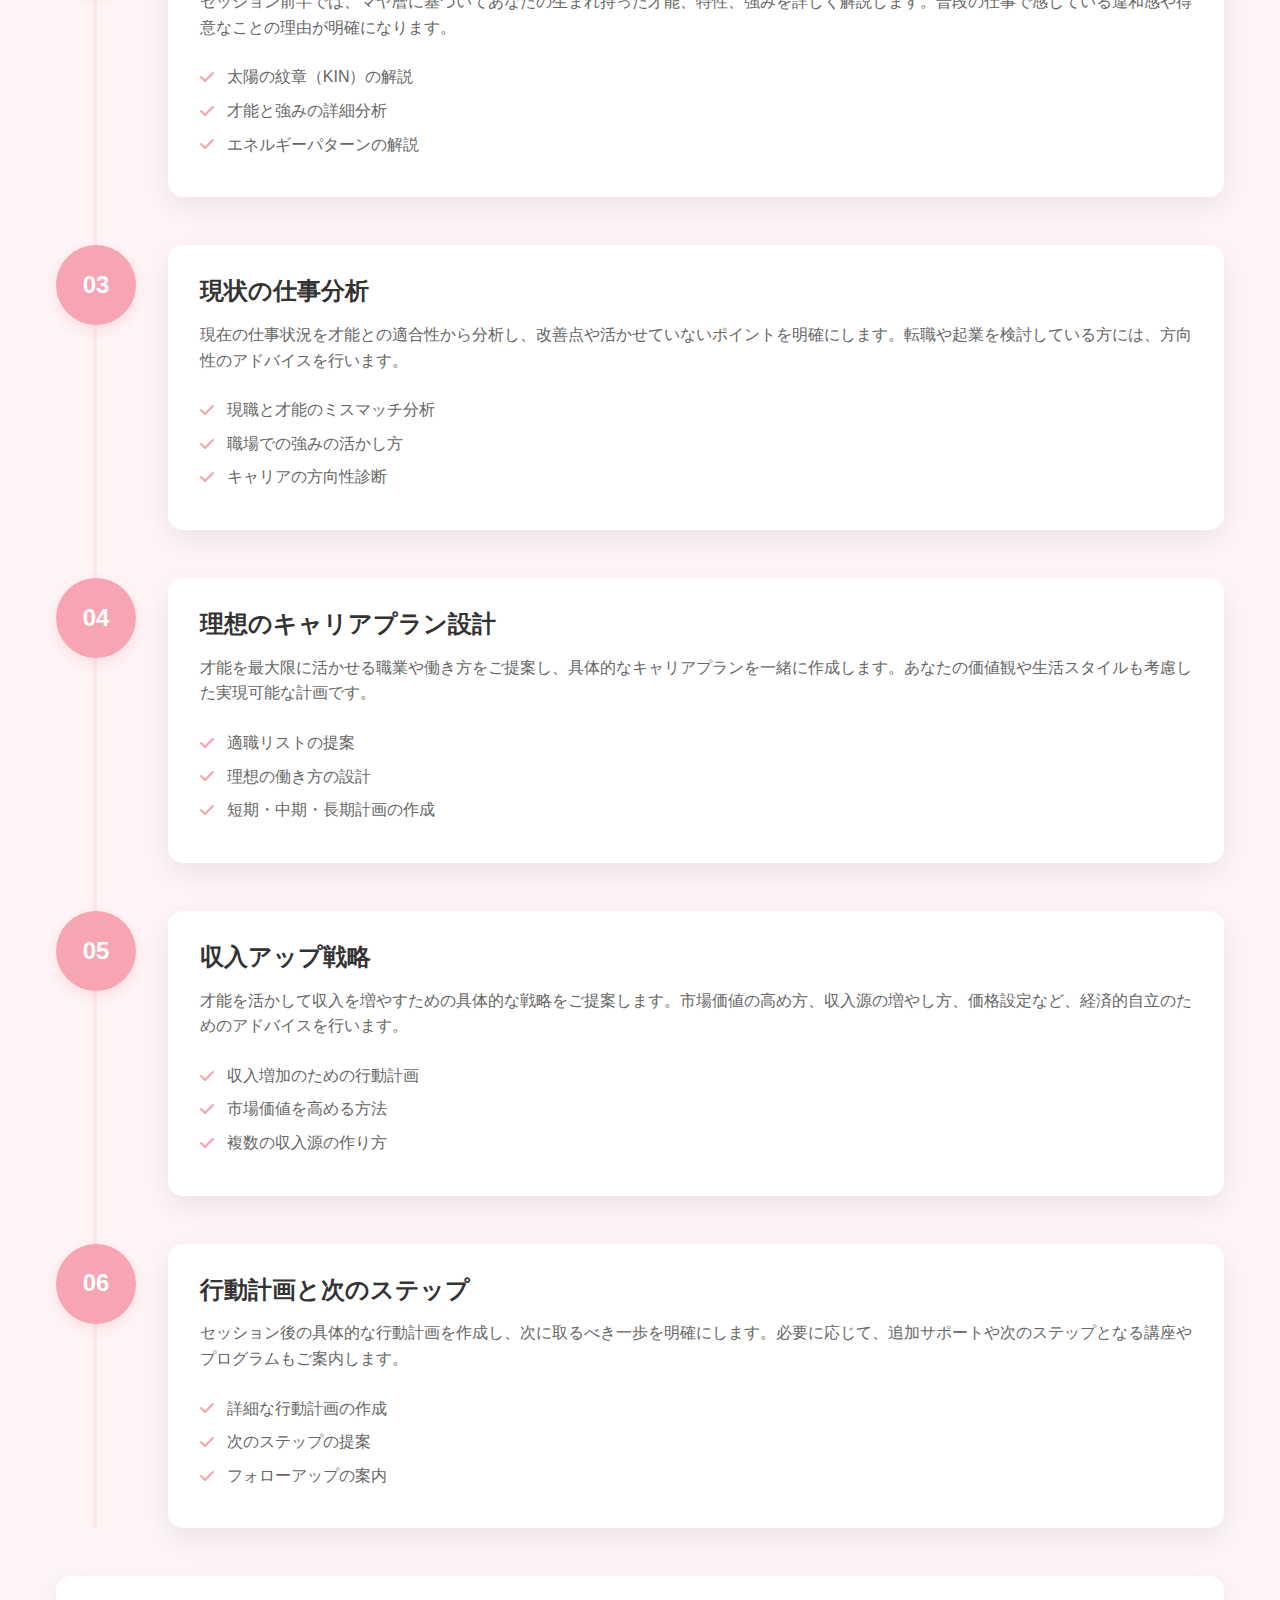
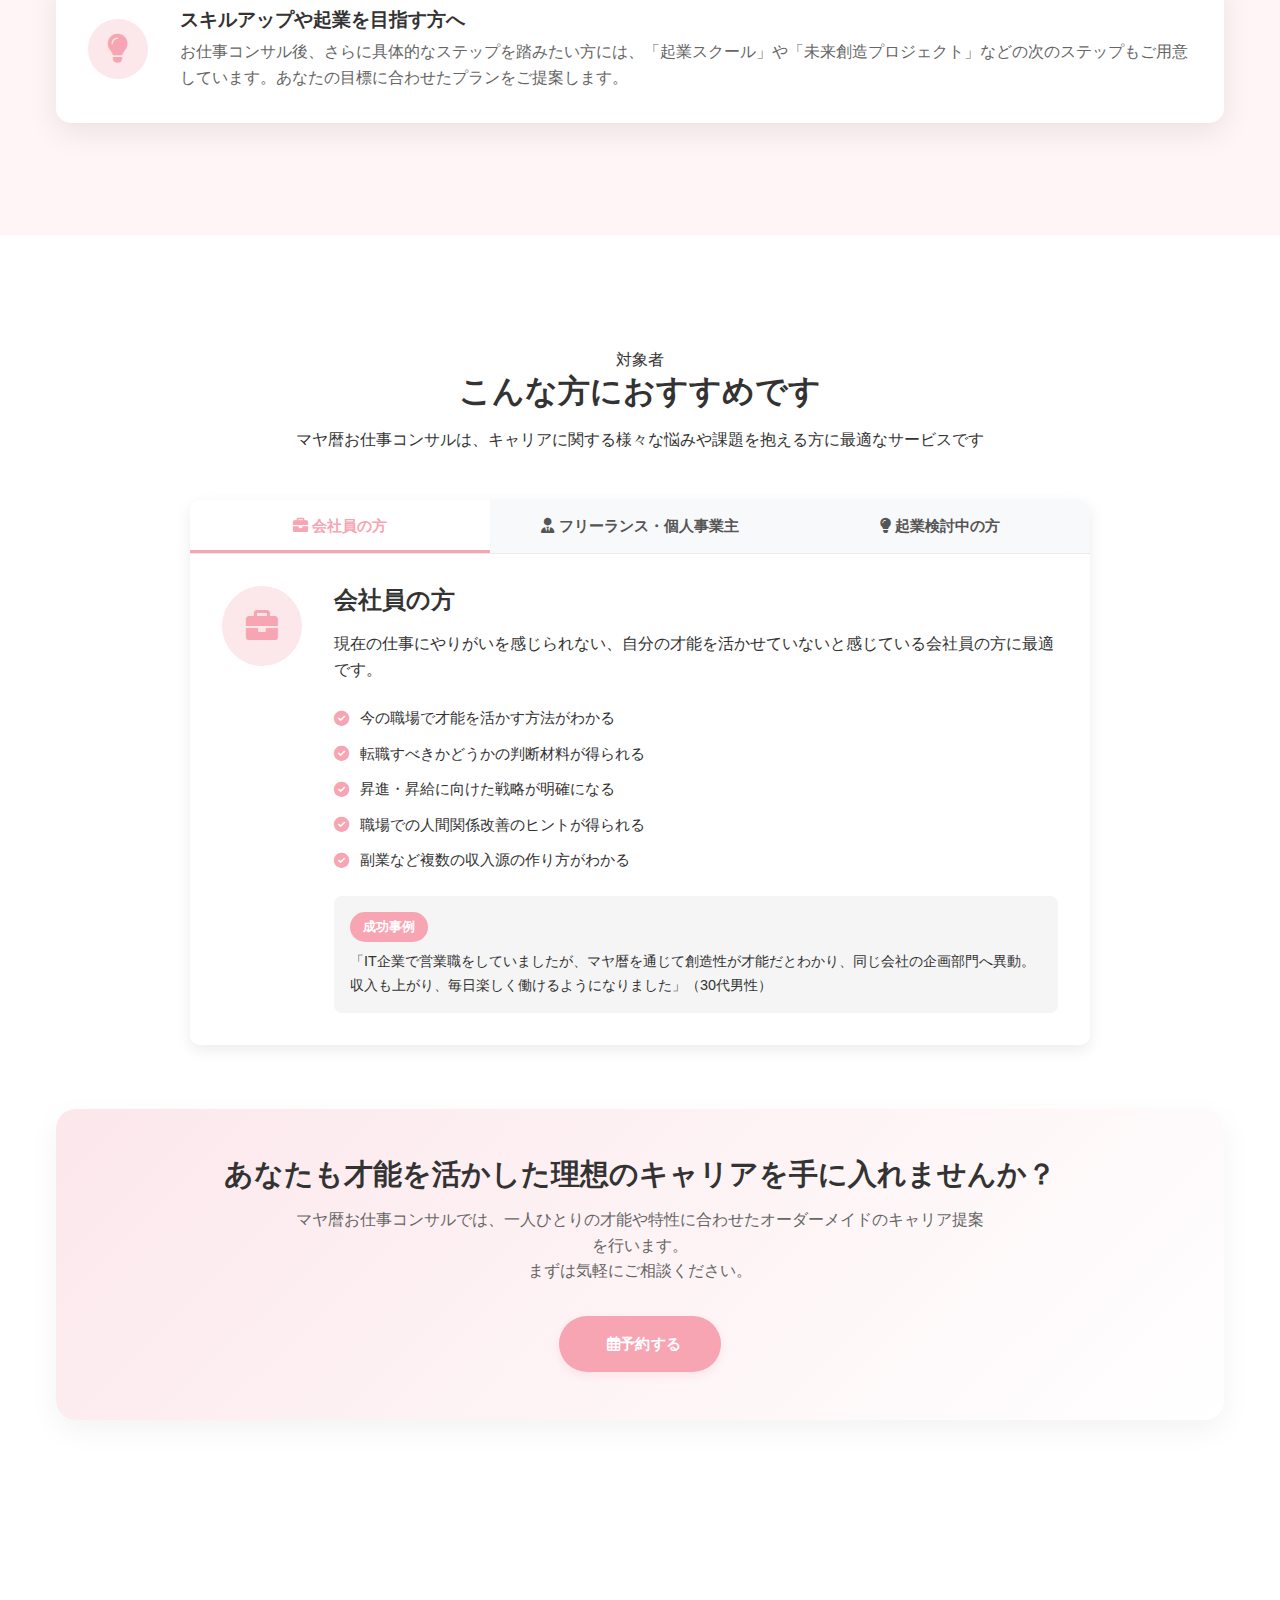
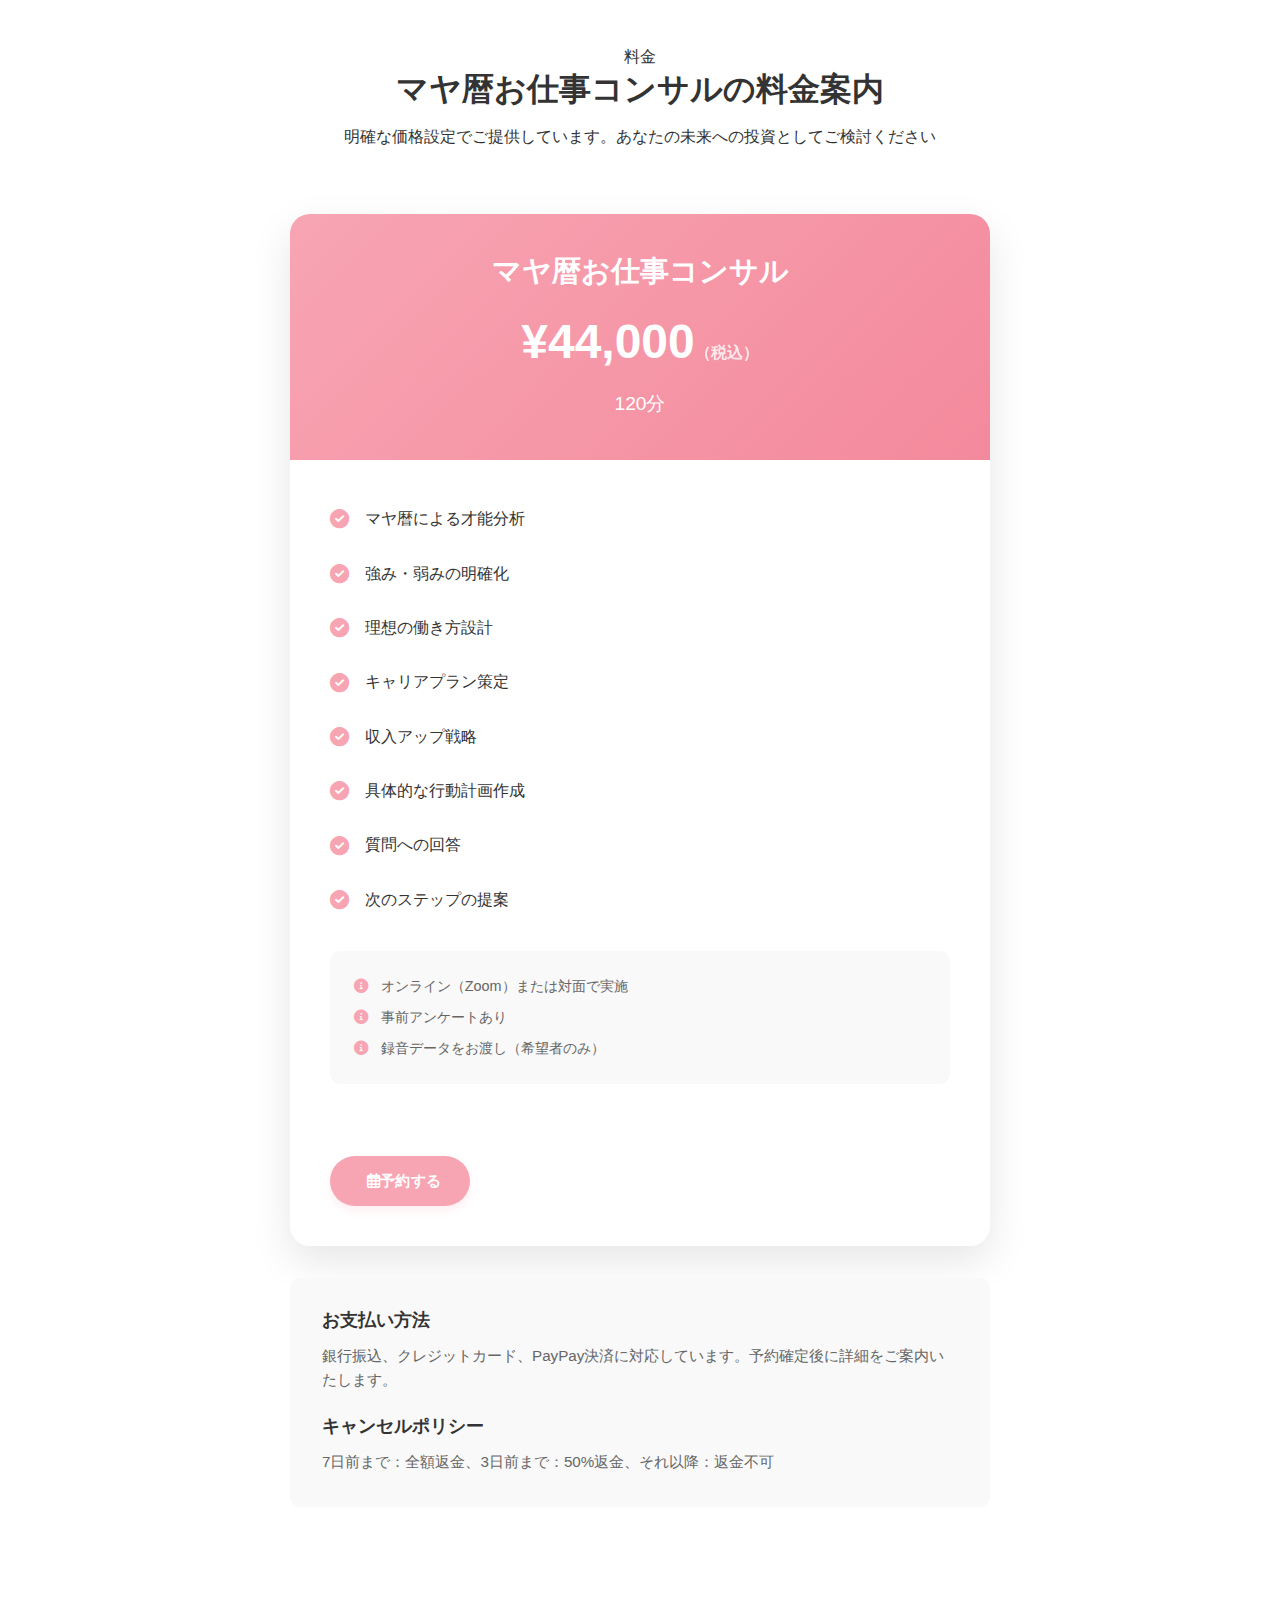
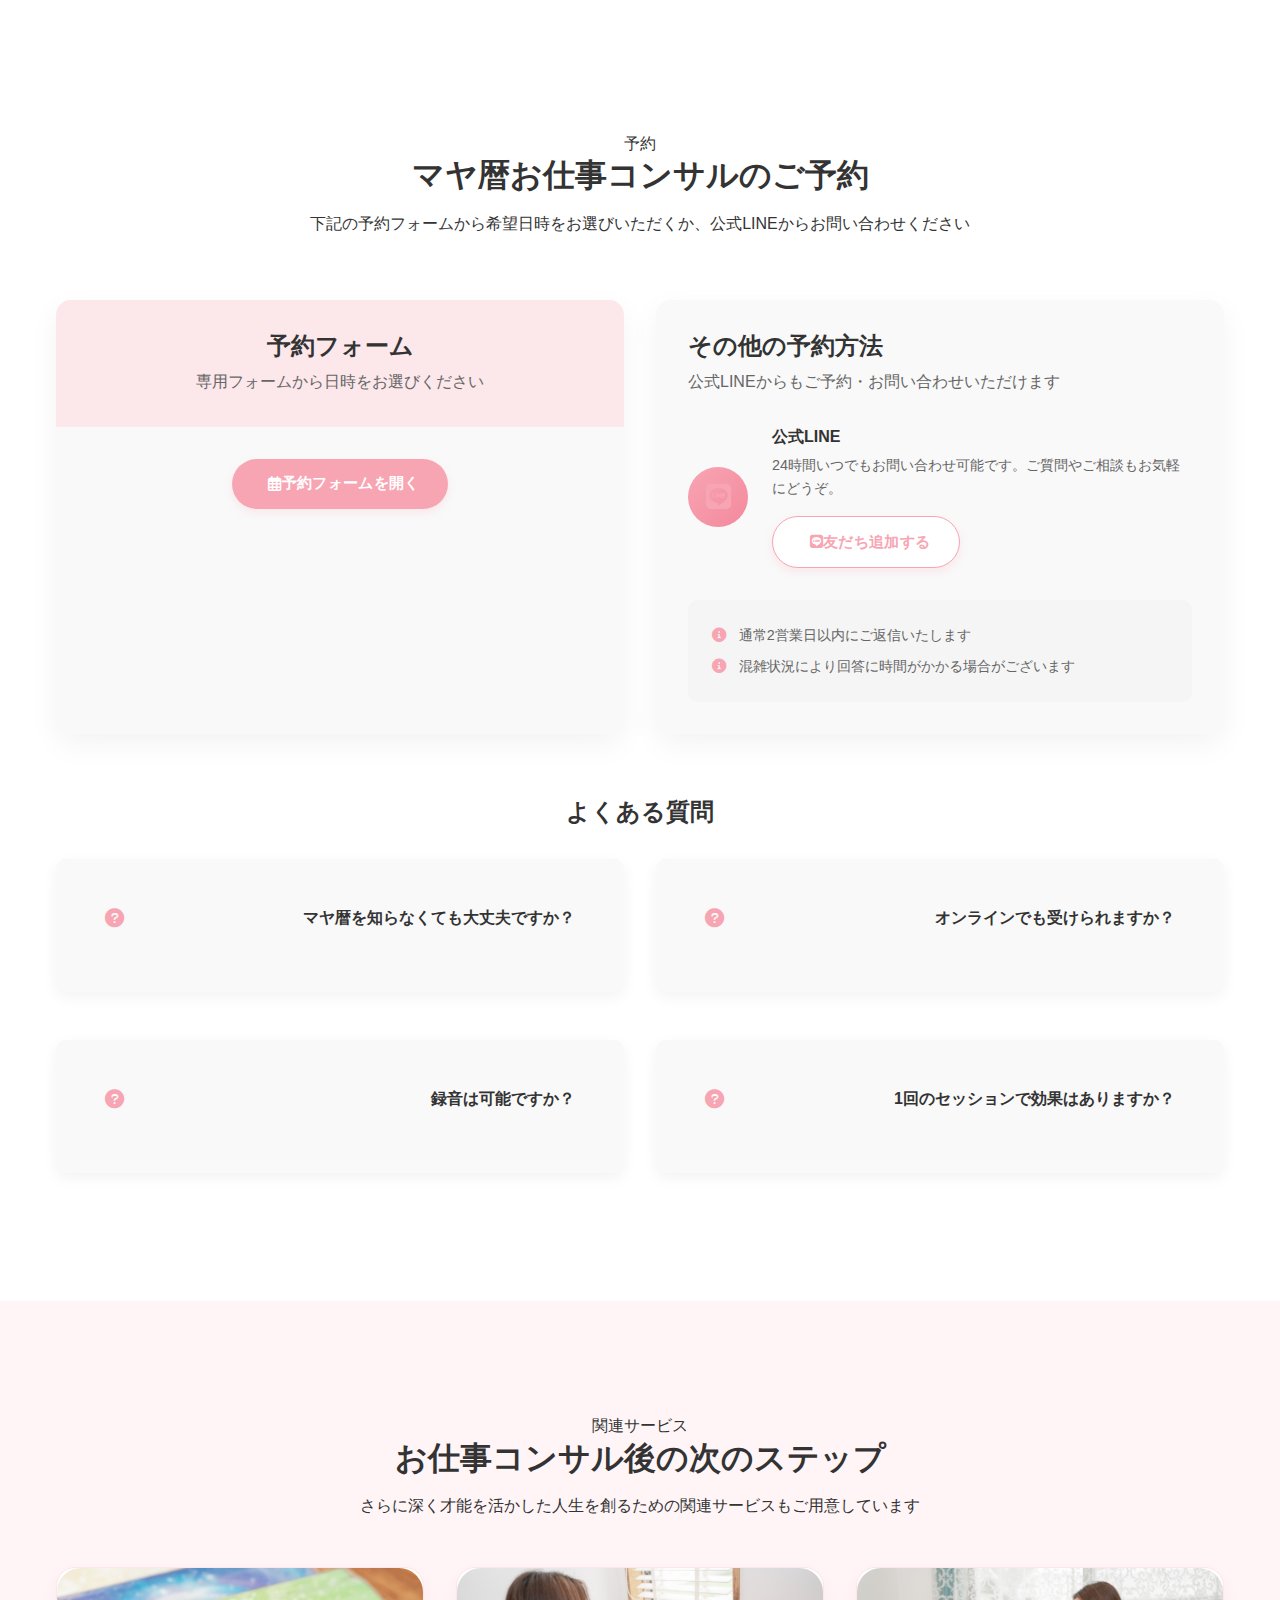
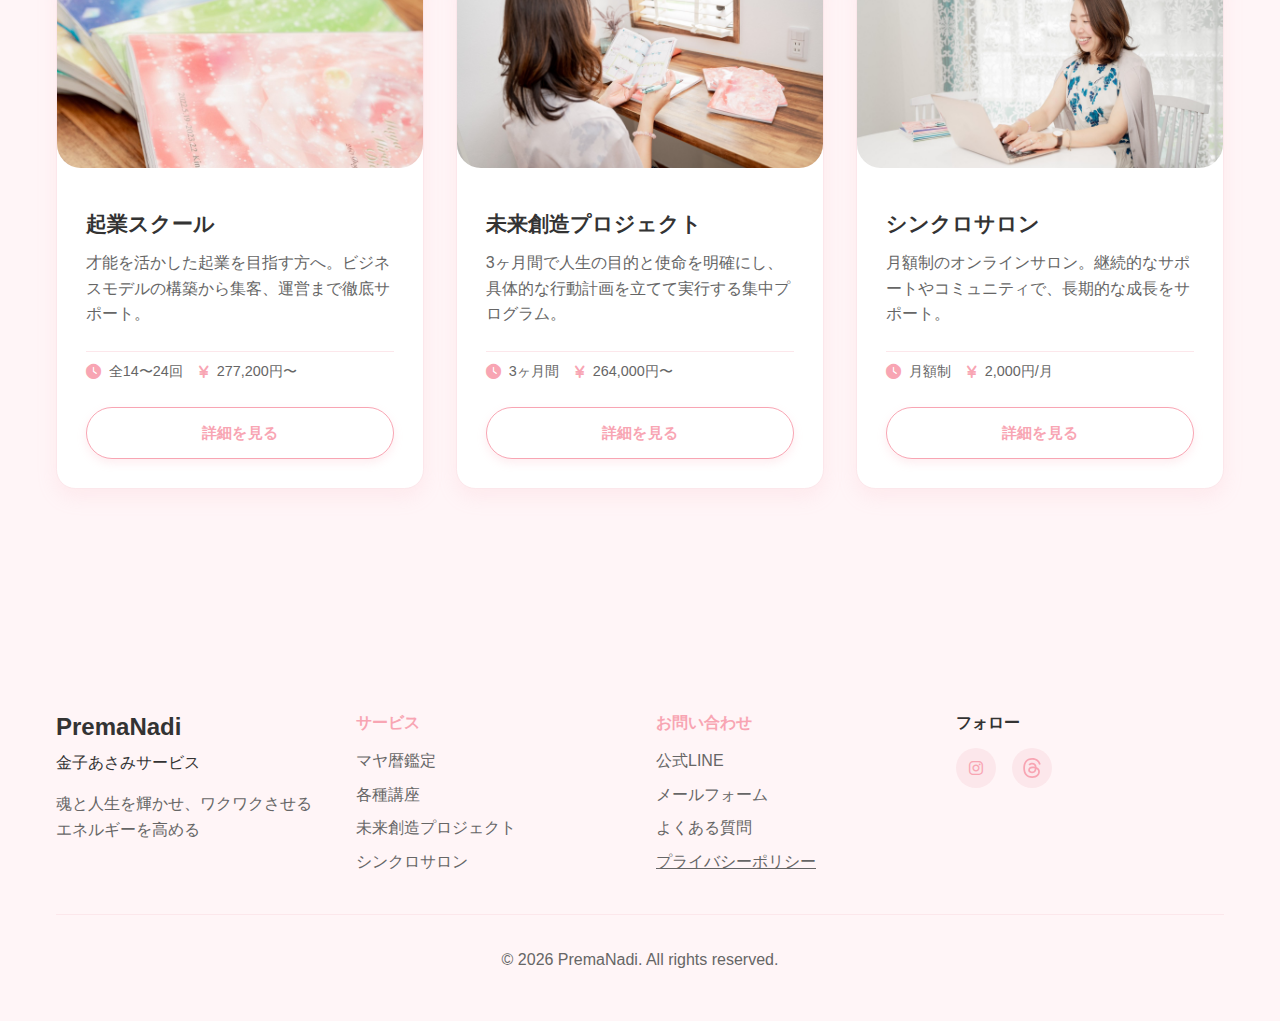
<file: career-consulting.html>
<!DOCTYPE html>
<html lang="ja">
<head>
  <meta charset="UTF-8">
  <meta name="viewport" content="width=device-width, initial-scale=1.0">
  <title>マヤ暦お仕事コンサル - PremaNadi</title>
  <link rel="stylesheet" href="styles.css">
  <link rel="stylesheet" href="https://cdnjs.cloudflare.com/ajax/libs/font-awesome/6.0.0-beta3/css/all.min.css">
  <style>
    .threads-icon {
      width: 16px;
      height: 16px;
      display: inline-block;
      vertical-align: middle;
      fill: currentColor;
    }
    .social-icons .threads-icon {
      width: 20px;
      height: 20px;
    }
    
    /* お仕事コンサル専用スタイル */
    .career-hero {
      background-color: var(--background-light);
      position: relative;
      padding: 12rem 0 8rem;
      background-image: url('写真素材/4EF17BFB-0E24-419F-8247-99AB2DD4F273.jpg');
      background-size: cover;
      background-position: center;
      background-blend-mode: overlay;
      overflow: hidden;
    }
    
    .career-hero::before {
      content: '';
      position: absolute;
      top: 0;
      left: 0;
      right: 0;
      bottom: 0;
      background: linear-gradient(135deg, rgba(255, 255, 255, 0.9), rgba(255, 255, 255, 0.7));
      z-index: 1;
    }
    
    .career-hero .container {
      position: relative;
      z-index: 2;
    }
    
    .hero-content {
      max-width: 800px;
      margin: 0 auto;
      text-align: center;
      animation: fadeInUp 1.2s ease;
    }
    
    .hero-content h1 {
      font-size: 3.5rem;
      margin-bottom: 1.5rem;
      line-height: 1.2;
      background: linear-gradient(135deg, var(--primary-color), var(--primary-dark));
      -webkit-background-clip: text;
      -webkit-text-fill-color: transparent;
      background-clip: text;
      text-fill-color: transparent;
    }
    
    .hero-content .hero-description {
      font-size: 1.4rem;
      margin-bottom: 2rem;
      color: var(--text-color);
      line-height: 1.6;
    }
    
    /* クイックナビゲーション */
    .quick-nav {
      display: flex;
      justify-content: center;
      margin: 2.5rem 0;
      flex-wrap: wrap;
      gap: 1rem;
    }
    
    .quick-nav-item {
      display: flex;
      flex-direction: column;
      align-items: center;
      padding: 1.2rem 1rem;
      border-radius: 12px;
      background-color: white;
      color: var(--text-color);
      text-decoration: none;
      width: 110px;
      box-shadow: 0 8px 20px rgba(0, 0, 0, 0.08);
      transition: all 0.4s cubic-bezier(0.165, 0.84, 0.44, 1);
      position: relative;
      overflow: hidden;
    }
    
    .quick-nav-item::after {
      content: '';
      position: absolute;
      bottom: 0;
      left: 0;
      width: 100%;
      height: 3px;
      background: linear-gradient(135deg, var(--primary-color), var(--primary-dark));
      transform: scaleX(0);
      transform-origin: right;
      transition: transform 0.4s ease;
    }
    
    .quick-nav-item:hover {
      transform: translateY(-10px);
      box-shadow: 0 15px 30px rgba(248, 165, 179, 0.3);
      color: var(--primary-color);
    }
    
    .quick-nav-item:hover::after {
      transform: scaleX(1);
      transform-origin: left;
    }
    
    .quick-nav-item i {
      font-size: 2.2rem;
      margin-bottom: 0.8rem;
      color: var(--primary-color);
      transition: transform 0.3s ease;
    }
    
    .quick-nav-item:hover i {
      transform: scale(1.2);
    }
    
    .quick-nav-item span {
      font-weight: 600;
      font-size: 0.95rem;
    }
    
    .hero-buttons {
      display: flex;
      justify-content: center;
      gap: 1.5rem;
      margin-top: 2.5rem;
    }
    
    .hero-buttons .btn {
      padding: 1rem 2rem;
      font-weight: 600;
      transition: all 0.4s ease;
      position: relative;
      overflow: hidden;
      z-index: 1;
    }
    
    .hero-buttons .btn::before {
      content: '';
      position: absolute;
      top: 0;
      left: 0;
      width: 100%;
      height: 100%;
      background: rgba(255, 255, 255, 0.1);
      transform: translateX(-100%);
      transition: transform 0.4s ease;
      z-index: -1;
    }
    
    .hero-buttons .btn:hover::before {
      transform: translateX(0);
    }
    
    @keyframes fadeInUp {
      from {
        opacity: 0;
        transform: translateY(30px);
      }
      to {
        opacity: 1;
        transform: translateY(0);
      }
    }
    
    @media (max-width: 768px) {
      .career-hero {
        padding: 8rem 0 5rem;
      }
      
      .hero-content h1 {
        font-size: 2.5rem;
      }
      
      .hero-content .hero-description {
        font-size: 1.2rem;
      }
      
      .quick-nav {
        flex-wrap: nowrap;
        overflow-x: auto;
        justify-content: flex-start;
        padding-bottom: 1.5rem;
        -webkit-overflow-scrolling: touch;
        margin: 2rem 0;
      }
      
      .quick-nav-item {
        flex-shrink: 0;
        width: 90px;
        margin: 0 0.5rem;
      }
      
      .hero-buttons {
        flex-direction: column;
        align-items: center;
      }
      
      .hero-buttons .btn {
        width: 100%;
        max-width: 300px;
      }
    }
    
    /* 特徴セクション */
    .features-section {
      background-color: var(--background-color);
      padding: 7rem 0;
      position: relative;
    }
    
    .features-section::before {
      content: '';
      position: absolute;
      top: 0;
      left: 0;
      width: 100%;
      height: 100px;
      background: linear-gradient(to bottom, rgba(255, 255, 255, 0.8), transparent);
      z-index: 1;
    }
    
    .features-grid {
      display: grid;
      grid-template-columns: repeat(3, 1fr);
      gap: 2.5rem;
      margin-top: 4rem;
    }
    
    .feature-card {
      background-color: white;
      border-radius: 16px;
      overflow: hidden;
      box-shadow: 0 10px 30px rgba(0, 0, 0, 0.08);
      transition: all 0.4s ease;
      height: 100%;
      display: flex;
      flex-direction: column;
    }
    
    /* メリットセクション */
    .benefits-section {
      background-color: #fff;
      padding: 7rem 0;
    }
    
    .benefit-columns {
      display: flex;
      flex-direction: column;
      gap: 6rem;
      margin-top: 4rem;
    }
    
    .benefit-column {
      display: flex;
      align-items: center;
      gap: 3rem;
    }
    
    .benefit-column.reverse {
      flex-direction: row-reverse;
    }
    
    .benefit-image {
      flex: 1;
      max-width: 45%;
      border-radius: 20px;
      overflow: hidden;
      box-shadow: 0 15px 30px rgba(0, 0, 0, 0.1);
    }
    
    .benefit-image img {
      width: 100%;
      height: auto;
      display: block;
      transition: transform 0.5s ease;
    }
    
    .benefit-column:hover .benefit-image img {
      transform: scale(1.05);
    }
    
    .benefit-content {
      flex: 1;
    }
    
    .benefit-content h3 {
      font-size: 1.8rem;
      margin-bottom: 1.5rem;
      color: var(--text-color);
    }
    
    .benefit-content p {
      margin-bottom: 2rem;
      color: var(--text-light);
      line-height: 1.7;
    }
    
    .benefit-points {
      list-style: none;
      padding: 0;
    }
    
    .benefit-points li {
      margin-bottom: 0.8rem;
      display: flex;
      align-items: center;
    }
    
    .benefit-points li i {
      color: var(--primary-color);
      margin-right: 1rem;
      font-size: 1.2rem;
    }
    
    .testimonial-box {
      background-color: #f9f9f9;
      border-radius: 20px;
      padding: 2.5rem;
      margin-top: 4rem;
      box-shadow: 0 10px 30px rgba(0, 0, 0, 0.05);
    }
    
    .testimonial-header {
      display: flex;
      align-items: center;
      margin-bottom: 1.5rem;
    }
    
    .testimonial-avatar {
      width: 70px;
      height: 70px;
      border-radius: 50%;
      overflow: hidden;
      margin-right: 1.5rem;
    }
    
    .testimonial-avatar img {
      width: 100%;
      height: 100%;
      object-fit: cover;
    }
    
    .testimonial-meta h4 {
      margin: 0 0 0.5rem;
      font-size: 1.1rem;
    }
    
    .testimonial-rating {
      color: #ffc107;
    }
    
    .testimonial-text {
      font-style: italic;
      line-height: 1.7;
      color: var(--text-color);
    }
    
    @media (max-width: 768px) {
      .benefit-column, .benefit-column.reverse {
        flex-direction: column;
        gap: 2rem;
      }
      
      .benefit-image {
        max-width: 100%;
      }
    }
    
    /* 流れセクション */
    .flow-section {
      background-color: var(--background-light);
      padding: 7rem 0;
    }
    
    .flow-timeline {
      margin-top: 4rem;
      position: relative;
    }
    
    .flow-timeline::before {
      content: '';
      position: absolute;
      top: 0;
      bottom: 0;
      left: 37px;
      width: 4px;
      background-color: var(--primary-light);
    }
    
    .flow-item {
      display: flex;
      margin-bottom: 3rem;
      position: relative;
    }
    
    .flow-number {
      width: 80px;
      height: 80px;
      border-radius: 50%;
      background-color: var(--primary-color);
      color: white;
      font-weight: 700;
      font-size: 1.5rem;
      display: flex;
      align-items: center;
      justify-content: center;
      margin-right: 2rem;
      flex-shrink: 0;
      z-index: 2;
      box-shadow: 0 5px 15px rgba(248, 165, 179, 0.3);
    }
    
    .flow-content {
      flex: 1;
      background-color: white;
      padding: 2rem;
      border-radius: 15px;
      box-shadow: 0 10px 30px rgba(0, 0, 0, 0.08);
    }
    
    .flow-content h3 {
      margin-top: 0;
      margin-bottom: 1rem;
      font-size: 1.5rem;
      color: var(--text-color);
    }
    
    .flow-content p {
      margin-bottom: 1.5rem;
      color: var(--text-light);
      line-height: 1.6;
    }
    
    .flow-check-list {
      list-style: none;
      padding: 0;
      margin: 0;
    }
    
    .flow-check-list li {
      margin-bottom: 0.5rem;
      color: var(--text-light);
      display: flex;
      align-items: center;
    }
    
    .flow-check-list li i {
      color: var(--primary-color);
      margin-right: 0.8rem;
    }
    
    .flow-note {
      background-color: white;
      padding: 2rem;
      border-radius: 15px;
      box-shadow: 0 10px 30px rgba(0, 0, 0, 0.08);
      display: flex;
      align-items: center;
      margin-top: 2rem;
    }
    
    .note-icon {
      width: 60px;
      height: 60px;
      background-color: var(--primary-light);
      color: var(--primary-color);
      border-radius: 50%;
      display: flex;
      align-items: center;
      justify-content: center;
      font-size: 1.8rem;
      margin-right: 2rem;
      flex-shrink: 0;
    }
    
    .note-content h4 {
      margin-top: 0;
      margin-bottom: 0.5rem;
      font-size: 1.2rem;
    }
    
    .note-content p {
      margin: 0;
      color: var(--text-light);
    }
    
    @media (max-width: 768px) {
      .flow-timeline::before {
        left: 25px;
      }
      
      .flow-number {
        width: 50px;
        height: 50px;
        font-size: 1.2rem;
        margin-right: 1.5rem;
      }
      
      .flow-note {
        flex-direction: column;
        text-align: center;
      }
      
      .note-icon {
        margin-right: 0;
        margin-bottom: 1rem;
      }
    }
    
    /* 対象者セクション */
    .target-section {
      background-color: #fff;
      padding: 7rem 0;
    }
    
    .audience-tabs {
      margin: 2rem auto;
      max-width: 900px;
      box-shadow: 0 5px 15px rgba(0,0,0,0.08);
      border-radius: 10px;
      overflow: hidden;
      background-color: #fff;
    }
    
    .audience-tab-header {
      display: flex;
      border-bottom: 1px solid #eaeaea;
      background-color: #f8f9fa;
    }
    
    .audience-tab-btn {
      padding: 1rem 1.5rem;
      background: none;
      border: none;
      font-weight: 600;
      font-size: 0.95rem;
      cursor: pointer;
      position: relative;
      flex: 1;
      text-align: center;
      color: #555;
      transition: all 0.3s ease;
    }
    
    .audience-tab-btn:hover {
      color: var(--primary-color);
    }
    
    .audience-tab-btn.active {
      color: var(--primary-color);
      background-color: #fff;
    }
    
    .audience-tab-btn.active::after {
      content: '';
      position: absolute;
      bottom: 0;
      left: 0;
      width: 100%;
      height: 3px;
      background-color: var(--primary-color);
    }
    
    .audience-tab-content {
      background-color: #fff;
      padding: 0;
    }
    
    .audience-panel {
      display: none;
      padding: 2rem;
    }
    
    .audience-panel.active {
      display: block;
      animation: fadeIn 0.5s ease;
    }
    
    .audience-panel-content {
      display: flex;
      align-items: flex-start;
      gap: 2rem;
    }
    
    .audience-icon {
      background-color: var(--primary-light);
      width: 80px;
      height: 80px;
      border-radius: 50%;
      display: flex;
      align-items: center;
      justify-content: center;
      flex-shrink: 0;
    }
    
    .audience-icon i {
      font-size: 2rem;
      color: var(--primary-color);
    }
    
    .audience-text {
      flex: 1;
    }
    
    .audience-text h3 {
      color: #333;
      margin-top: 0;
      margin-bottom: 1rem;
    }
    
    .audience-benefits {
      list-style: none;
      padding: 0;
      margin: 1.5rem 0;
    }
    
    .audience-benefits li {
      display: flex;
      align-items: center;
      margin-bottom: 0.7rem;
      font-size: 0.95rem;
    }
    
    .audience-benefits li i {
      color: var(--primary-color);
      margin-right: 0.7rem;
    }
    
    .audience-success {
      background-color: #f5f5f5;
      border-radius: 8px;
      padding: 1rem;
      margin-top: 1.5rem;
      position: relative;
    }
    
    .success-badge {
      display: inline-block;
      background-color: var(--primary-color);
      color: white;
      padding: 0.3rem 0.8rem;
      border-radius: 30px;
      font-size: 0.8rem;
      font-weight: bold;
      margin-bottom: 0.5rem;
    }
    
    .audience-success p {
      margin: 0;
      font-size: 0.9rem;
    }
    
    .cta-box {
      background: linear-gradient(135deg, var(--primary-light) 0%, #fff 100%);
      border-radius: 20px;
      padding: 3rem;
      margin-top: 4rem;
      text-align: center;
      box-shadow: 0 10px 30px rgba(0, 0, 0, 0.05);
    }
    
    .cta-box h3 {
      font-size: 1.8rem;
      margin-bottom: 1rem;
      color: var(--text-color);
    }
    
    .cta-box p {
      max-width: 700px;
      margin: 0 auto 2rem;
      color: var(--text-light);
    }
    
    .cta-box .btn {
      padding: 1rem 2.5rem;
      font-weight: 600;
    }
    
    @keyframes fadeIn {
      from { opacity: 0; }
      to { opacity: 1; }
    }
    
    @media (max-width: 768px) {
      .audience-panel-content {
        flex-direction: column;
        align-items: center;
        text-align: center;
      }
      
      .audience-benefits li {
        justify-content: center;
      }
      
      .audience-tab-btn {
        padding: 0.8rem 0.5rem;
        font-size: 0.8rem;
      }
      
      .cta-box {
        padding: 2rem 1rem;
      }
    }
    
    /* 価格セクション */
    .price-section {
      background-color: var(--background-color);
      padding: 7rem 0;
    }
    
    .price-card {
      max-width: 700px;
      margin: 4rem auto 0;
      background-color: white;
      border-radius: 20px;
      overflow: hidden;
      box-shadow: 0 15px 40px rgba(0, 0, 0, 0.1);
    }
    
    .price-card-header {
      background: linear-gradient(135deg, var(--primary-color) 0%, var(--primary-dark) 100%);
      color: white;
      padding: 2.5rem;
      text-align: center;
    }
    
    .price-card-header h3 {
      margin: 0 0 1rem;
      font-size: 1.8rem;
      font-weight: 700;
    }
    
    .price-tag {
      font-size: 3rem;
      font-weight: 700;
      margin-bottom: 0.5rem;
    }
    
    .price-unit {
      font-size: 1rem;
      opacity: 0.8;
    }
    
    .price-duration {
      font-size: 1.2rem;
      font-weight: 500;
    }
    
    .price-card-body {
      padding: 2.5rem;
    }
    
    .price-features {
      list-style: none;
      padding: 0;
      margin: 0 0 2rem;
    }
    
    .price-features li {
      margin-bottom: 1rem;
      display: flex;
      align-items: center;
    }
    
    .price-features li i {
      color: var(--primary-color);
      margin-right: 1rem;
      font-size: 1.2rem;
    }
    
    .price-notes {
      background-color: #f9f9f9;
      padding: 1.5rem;
      border-radius: 10px;
      margin-bottom: 2rem;
    }
    
    .price-notes p {
      margin: 0 0 0.5rem;
      font-size: 0.9rem;
      color: var(--text-light);
      display: flex;
      align-items: center;
    }
    
    .price-notes p:last-child {
      margin-bottom: 0;
    }
    
    .price-notes p i {
      margin-right: 0.8rem;
      color: var(--primary-color);
    }
    
    .price-card-footer {
      padding: 0 2.5rem 2.5rem;
    }
    
    .payment-info {
      max-width: 700px;
      margin: 2rem auto 0;
      background-color: #f9f9f9;
      padding: 2rem;
      border-radius: 10px;
    }
    
    .payment-info h4 {
      margin: 0 0 0.8rem;
      font-size: 1.1rem;
      color: var(--text-color);
    }
    
    .payment-info p {
      margin: 0 0 1.5rem;
      color: var(--text-light);
      font-size: 0.95rem;
    }
    
    .payment-info p:last-child {
      margin-bottom: 0;
    }
    
    /* 予約フォームセクション */
    .reserve-section {
      background-color: #fff;
      padding: 7rem 0;
    }
    
    .reservation-columns {
      display: flex;
      gap: 2rem;
      margin-top: 4rem;
    }
    
    .reservation-form {
      flex: 1;
      background-color: #f9f9f9;
      border-radius: 15px;
      overflow: hidden;
      box-shadow: 0 10px 30px rgba(0, 0, 0, 0.05);
    }
    
    .form-header {
      padding: 2rem;
      background-color: var(--primary-light);
      text-align: center;
    }
    
    .form-header h3 {
      margin: 0 0 0.5rem;
      color: var(--text-color);
    }
    
    .form-header p {
      margin: 0;
      color: var(--text-light);
    }
    
    .reservation-iframe {
      padding: 2rem;
      text-align: center;
    }
    
    .reservation-contact {
      flex: 1;
    }
    
    .contact-card {
      background-color: #f9f9f9;
      border-radius: 15px;
      padding: 2rem;
      height: 100%;
      box-shadow: 0 10px 30px rgba(0, 0, 0, 0.05);
    }
    
    .contact-card h3 {
      margin: 0 0 0.5rem;
      color: var(--text-color);
    }
    
    .contact-card p {
      margin: 0 0 2rem;
      color: var(--text-light);
    }
    
    .contact-method {
      display: flex;
      align-items: center;
      margin-bottom: 2rem;
    }
    
    .contact-icon {
      width: 60px;
      height: 60px;
      background-color: var(--primary-light);
      color: var(--primary-color);
      border-radius: 50%;
      display: flex;
      align-items: center;
      justify-content: center;
      font-size: 1.8rem;
      margin-right: 1.5rem;
      flex-shrink: 0;
    }
    
    .contact-details {
      flex: 1;
    }
    
    .contact-details h4 {
      margin: 0 0 0.5rem;
      color: var(--text-color);
    }
    
    .contact-details p {
      margin: 0 0 1rem;
      color: var(--text-light);
      font-size: 0.9rem;
    }
    
    .contact-note {
      background-color: #f5f5f5;
      padding: 1.5rem;
      border-radius: 10px;
    }
    
    .contact-note p {
      margin: 0 0 0.5rem;
      font-size: 0.9rem;
      color: var(--text-light);
      display: flex;
      align-items: center;
    }
    
    .contact-note p:last-child {
      margin-bottom: 0;
    }
    
    .contact-note p i {
      margin-right: 0.8rem;
      color: var(--primary-color);
    }
    
    .faq-section {
      margin-top: 4rem;
    }
    
    .faq-section h3 {
      text-align: center;
      margin-bottom: 2rem;
    }
    
    .faq-grid {
      display: grid;
      grid-template-columns: repeat(2, 1fr);
      gap: 2rem;
    }
    
    .faq-item {
      background-color: #f9f9f9;
      border-radius: 10px;
      padding: 1.5rem;
      box-shadow: 0 5px 15px rgba(0, 0, 0, 0.05);
    }
    
    .faq-question {
      display: flex;
      align-items: center;
      margin-bottom: 1rem;
    }
    
    .faq-question i {
      font-size: 1.2rem;
      color: var(--primary-color);
      margin-right: 1rem;
    }
    
    .faq-question h4 {
      margin: 0;
      font-size: 1rem;
      color: var(--text-color);
    }
    
    .faq-answer p {
      margin: 0;
      color: var(--text-light);
      font-size: 0.95rem;
      line-height: 1.6;
    }
    
    @media (max-width: 768px) {
      .reservation-columns {
        flex-direction: column;
      }
      
      .faq-grid {
        grid-template-columns: 1fr;
      }
    }
    
    /* 関連サービス */
    .related-services {
      background-color: var(--background-light);
      padding: 7rem 0;
    }
    
    .services-grid {
      display: grid;
      grid-template-columns: repeat(3, 1fr);
      gap: 2rem;
      margin-top: 3rem;
    }
    
    .service-card {
      background: #fff;
      border-radius: var(--card-border-radius);
      overflow: hidden;
      box-shadow: var(--box-shadow);
      transition: var(--transition);
      display: flex;
      flex-direction: column;
      border: 1px solid var(--border-color);
      height: 100%;
    }
    
    .service-card:hover {
      transform: translateY(-5px);
      box-shadow: 0 15px 30px rgba(248, 165, 179, 0.2);
    }
    
    .service-image {
      height: 200px;
      overflow: hidden;
      position: relative;
    }
    
    .service-image img {
      width: 100%;
      height: 100%;
      object-fit: cover;
      transition: transform 0.5s ease;
    }
    
    .service-card:hover .service-image img {
      transform: scale(1.05);
    }
    
    .service-content {
      padding: 1.8rem;
      display: flex;
      flex-direction: column;
      flex: 1;
    }
    
    .service-content h3 {
      margin-bottom: 0.8rem;
      font-size: 1.3rem;
      color: var(--text-color);
    }
    
    .service-description {
      margin-bottom: 1.5rem;
      color: var(--text-light);
      line-height: 1.6;
      flex: 1;
    }
    
    .service-meta {
      display: flex;
      flex-wrap: wrap;
      gap: 1rem;
      margin-bottom: 1.5rem;
      padding-top: 0.5rem;
      border-top: 1px solid var(--border-color);
    }
    
    .meta-item {
      display: flex;
      align-items: center;
      font-size: 0.9rem;
      color: var(--text-light);
    }
    
    .meta-item i {
      margin-right: 0.5rem;
      color: var(--primary-color);
      font-size: 0.95rem;
    }
    
    @media (max-width: 992px) {
      .services-grid {
        grid-template-columns: repeat(2, 1fr);
      }
    }
    
    @media (max-width: 768px) {
      .services-grid {
        grid-template-columns: 1fr;
      }
    }
  </style>
</head>
<body>
  <!-- ヘッダー -->
  <header class="header">
    <div class="container">
      <div class="header-content">
        <div class="logo"><a href="index.html"><img src="PremaNadi_logo.svg" alt="PremaNadi" class="logo-image"></a></div>
        <nav class="main-nav">
          <ul>
            <li><a href="index.html#services">サービス</a></li>
            <li><a href="about.html">金子あさみについて</a></li>
            <li><a href="index.html#testimonials">お客様の声</a></li>
            <li><a href="index.html#blog">ブログ</a></li>
            <li><a href="index.html#contact" class="btn btn-primary">お問い合わせ</a></li>
          </ul>
        </nav>
        <button class="mobile-menu-btn">
          <span></span>
          <span></span>
          <span></span>
        </button>
      </div>
    </div>
  </header>

  <!-- メインコンテンツ -->
  <main>
    <!-- ヒーローセクション -->
    <section class="career-hero">
      <div class="container">
        <div class="hero-content">
          <div class="section-badge">キャリアコンサルティング</div>
          <h1>マヤ暦お仕事コンサル</h1>
          <p class="hero-description">あなたの才能を最大限に活かす仕事の見つけ方、<br>幸せに働くためのキャリアプランをご提案します</p>
          
          <div class="quick-nav">
            <a href="#features" class="quick-nav-item">
              <i class="fas fa-star"></i>
              <span>特徴</span>
            </a>
            <a href="#benefits" class="quick-nav-item">
              <i class="fas fa-gift"></i>
              <span>メリット</span>
            </a>
            <a href="#flow" class="quick-nav-item">
              <i class="fas fa-stream"></i>
              <span>流れ</span>
            </a>
            <a href="#target" class="quick-nav-item">
              <i class="fas fa-users"></i>
              <span>対象者</span>
            </a>
            <a href="#price" class="quick-nav-item">
              <i class="fas fa-yen-sign"></i>
              <span>価格</span>
            </a>
          </div>
          
          <div class="hero-buttons">
            <a href="https://lin.ee/XFSLtzB" class="btn btn-primary" target="_blank">
              <i class="fab fa-line"></i> 公式LINEで問い合わせる
            </a>
            <a href="#reserve" class="btn btn-outline">
              <i class="far fa-calendar-alt"></i> 予約フォーム
            </a>
          </div>
        </div>
      </div>
    </section>

    <!-- 特徴セクション -->
    <section id="features" class="features-section">
      <div class="container">
        <div class="section-header text-center">
          <div class="section-badge">特徴</div>
          <h2 class="section-title">お仕事コンサルの<span class="text-primary">5つの特徴</span></h2>
          <p class="section-description">
            マヤ暦という古代マヤ文明の叡智を活用し、あなたの才能を最大限に引き出すキャリアコンサルティングをご提供します
          </p>
        </div>
        
        <div class="features-grid">
          <div class="feature-card">
            <div class="feature-icon">
              <i class="fas fa-user-circle"></i>
            </div>
            <div class="feature-content">
              <h3>才能と適職の発見</h3>
              <p>マヤ暦解析であなたの生まれ持った才能や可能性を明らかにし、その能力を最大限に活かせる仕事を見つけます。</p>
            </div>
          </div>
          
          <div class="feature-card">
            <div class="feature-icon">
              <i class="fas fa-chart-line"></i>
            </div>
            <div class="feature-content">
              <h3>強み・弱みの明確化</h3>
              <p>仕事における強みと弱みを明確にし、強みを伸ばし弱みをカバーする具体的な戦略をご提案します。</p>
            </div>
          </div>
          
          <div class="feature-card">
            <div class="feature-icon">
              <i class="fas fa-balance-scale"></i>
            </div>
            <div class="feature-content">
              <h3>理想の働き方設計</h3>
              <p>あなたのエネルギーパターンや価値観に合った最適な働き方を設計し、ワークライフバランスの取れた人生を実現します。</p>
            </div>
          </div>
          
          <div class="feature-card">
            <div class="feature-icon">
              <i class="fas fa-road"></i>
            </div>
            <div class="feature-content">
              <h3>キャリアプラン策定</h3>
              <p>短期・中期・長期的なキャリアビジョンを描き、そこに到達するための具体的なステップをご提案します。</p>
            </div>
          </div>
          
          <div class="feature-card">
            <div class="feature-icon">
              <i class="fas fa-yen-sign"></i>
            </div>
            <div class="feature-content">
              <h3>収入アップ戦略</h3>
              <p>才能を活かした収入の増やし方、価値の高め方を具体的にアドバイスし、経済的な豊かさを実現します。</p>
            </div>
          </div>
          
          <div class="feature-card">
            <div class="feature-icon">
              <i class="fas fa-tasks"></i>
            </div>
            <div class="feature-content">
              <h3>行動計画作成</h3>
              <p>具体的な行動計画を共に作成し、理想のキャリアへの一歩を確実に踏み出すサポートをします。</p>
            </div>
          </div>
        </div>
      </div>
    </section>

    <!-- メリットセクション -->
    <section id="benefits" class="benefits-section">
      <div class="container">
        <div class="section-header text-center">
          <div class="section-badge">メリット</div>
          <h2 class="section-title">お仕事コンサルを受けることで<span class="text-primary">得られるメリット</span></h2>
          <p class="section-description">
            マヤ暦お仕事コンサルを受けると、あなたの人生やキャリアにどのような変化が起きるのでしょうか
          </p>
        </div>
        
        <div class="benefit-columns">
          <div class="benefit-column">
            <div class="benefit-image">
              <img src="写真素材/8F808788-590F-43AD-88A1-079AF2456DEF.jpg" alt="才能発見のイメージ">
            </div>
            <div class="benefit-content">
              <h3>自分の才能を客観的に理解できる</h3>
              <p>マヤ暦という古代の叡智を通して、自分自身でも気づいていなかった才能や可能性を発見できます。単なる適性検査ではなく、生まれた日から決まっている宇宙のエネルギーパターンから才能を読み解くため、深い気づきが得られます。</p>
              <ul class="benefit-points">
                <li><i class="fas fa-check-circle"></i> 自分の強みを科学的に理解</li>
                <li><i class="fas fa-check-circle"></i> 隠れた才能の発見</li>
                <li><i class="fas fa-check-circle"></i> 自己肯定感の向上</li>
              </ul>
            </div>
          </div>
          
          <div class="benefit-column reverse">
            <div class="benefit-image">
              <img src="写真素材/70AF9245-2427-4056-9426-E99C3B8B1E62.jpg" alt="キャリアプランのイメージ">
            </div>
            <div class="benefit-content">
              <h3>最適なキャリア選択ができる</h3>
              <p>「やりたいこと」と「できること」と「稼げること」の交点を見つけることができます。自分の才能に合った職業選択により、仕事のパフォーマンスが向上し、ストレスも軽減。転職や起業の判断材料としても最適です。</p>
              <ul class="benefit-points">
                <li><i class="fas fa-check-circle"></i> 迷いのない職業選択</li>
                <li><i class="fas fa-check-circle"></i> 適職への転職成功率向上</li>
                <li><i class="fas fa-check-circle"></i> 起業の方向性明確化</li>
              </ul>
            </div>
          </div>
          
          <div class="benefit-column">
            <div class="benefit-image">
              <img src="写真素材/253358D0-7195-498C-A4AD-F3B8D3E0F871.jpg" alt="収入アップのイメージ">
            </div>
            <div class="benefit-content">
              <h3>収入と満足度が向上する</h3>
              <p>才能を活かした仕事は自然と結果を出しやすく、収入アップにつながります。また、適性に合った仕事は「やらされ感」がなく充実感も高いため、ワークライフバランスも改善。人生全体の満足度が高まります。</p>
              <ul class="benefit-points">
                <li><i class="fas fa-check-circle"></i> 収入アップの具体策</li>
                <li><i class="fas fa-check-circle"></i> 仕事の充実感向上</li>
                <li><i class="fas fa-check-circle"></i> ワークライフバランスの改善</li>
              </ul>
            </div>
          </div>
        </div>
        
        <div class="testimonial-box">
          <div class="testimonial-header">
            <div class="testimonial-avatar">
              <img src="写真素材/ABF94FF0-507C-4579-BCA2-109B30F3B2FB.jpg" alt="利用者の写真">
            </div>
            <div class="testimonial-meta">
              <h4>30代 女性 会社員</h4>
              <div class="testimonial-rating">
                <i class="fas fa-star"></i>
                <i class="fas fa-star"></i>
                <i class="fas fa-star"></i>
                <i class="fas fa-star"></i>
                <i class="fas fa-star"></i>
              </div>
            </div>
          </div>
          <p class="testimonial-text">
            「長年やりがいを感じられない仕事を続けていましたが、マヤ暦お仕事コンサルを受けて自分の才能が明確になりました。勇気を出して転職し、今は才能を活かせる仕事で収入も増え、毎日が充実しています。あさみさんのアドバイスは的確で、人生が大きく変わりました！」
          </p>
        </div>
      </div>
    </section>

    <!-- 流れセクション -->
    <section id="flow" class="flow-section">
      <div class="container">
        <div class="section-header text-center">
          <div class="section-badge">流れ</div>
          <h2 class="section-title">マヤ暦お仕事コンサルの<span class="text-primary">進め方</span></h2>
          <p class="section-description">
            120分のセッションで、あなたの才能を最大限に活かすキャリアプランを一緒に作成します
          </p>
        </div>
        
        <div class="flow-timeline">
          <div class="flow-item">
            <div class="flow-number">01</div>
            <div class="flow-content">
              <h3>事前準備</h3>
              <p>予約確定後、現在の仕事状況や悩み、キャリアの希望などをお聞きする事前アンケートをお送りします。あなたの生年月日からマヤ暦の解析も事前に行います。</p>
              <ul class="flow-check-list">
                <li><i class="fas fa-check"></i> 事前アンケートの記入</li>
                <li><i class="fas fa-check"></i> マヤ暦解析の準備</li>
              </ul>
            </div>
          </div>
          
          <div class="flow-item">
            <div class="flow-number">02</div>
            <div class="flow-content">
              <h3>マヤ暦による才能分析</h3>
              <p>セッション前半では、マヤ暦に基づいてあなたの生まれ持った才能、特性、強みを詳しく解説します。普段の仕事で感じている違和感や得意なことの理由が明確になります。</p>
              <ul class="flow-check-list">
                <li><i class="fas fa-check"></i> 太陽の紋章（KIN）の解説</li>
                <li><i class="fas fa-check"></i> 才能と強みの詳細分析</li>
                <li><i class="fas fa-check"></i> エネルギーパターンの解説</li>
              </ul>
            </div>
          </div>
          
          <div class="flow-item">
            <div class="flow-number">03</div>
            <div class="flow-content">
              <h3>現状の仕事分析</h3>
              <p>現在の仕事状況を才能との適合性から分析し、改善点や活かせていないポイントを明確にします。転職や起業を検討している方には、方向性のアドバイスを行います。</p>
              <ul class="flow-check-list">
                <li><i class="fas fa-check"></i> 現職と才能のミスマッチ分析</li>
                <li><i class="fas fa-check"></i> 職場での強みの活かし方</li>
                <li><i class="fas fa-check"></i> キャリアの方向性診断</li>
              </ul>
            </div>
          </div>
          
          <div class="flow-item">
            <div class="flow-number">04</div>
            <div class="flow-content">
              <h3>理想のキャリアプラン設計</h3>
              <p>才能を最大限に活かせる職業や働き方をご提案し、具体的なキャリアプランを一緒に作成します。あなたの価値観や生活スタイルも考慮した実現可能な計画です。</p>
              <ul class="flow-check-list">
                <li><i class="fas fa-check"></i> 適職リストの提案</li>
                <li><i class="fas fa-check"></i> 理想の働き方の設計</li>
                <li><i class="fas fa-check"></i> 短期・中期・長期計画の作成</li>
              </ul>
            </div>
          </div>
          
          <div class="flow-item">
            <div class="flow-number">05</div>
            <div class="flow-content">
              <h3>収入アップ戦略</h3>
              <p>才能を活かして収入を増やすための具体的な戦略をご提案します。市場価値の高め方、収入源の増やし方、価格設定など、経済的自立のためのアドバイスを行います。</p>
              <ul class="flow-check-list">
                <li><i class="fas fa-check"></i> 収入増加のための行動計画</li>
                <li><i class="fas fa-check"></i> 市場価値を高める方法</li>
                <li><i class="fas fa-check"></i> 複数の収入源の作り方</li>
              </ul>
            </div>
          </div>
          
          <div class="flow-item">
            <div class="flow-number">06</div>
            <div class="flow-content">
              <h3>行動計画と次のステップ</h3>
              <p>セッション後の具体的な行動計画を作成し、次に取るべき一歩を明確にします。必要に応じて、追加サポートや次のステップとなる講座やプログラムもご案内します。</p>
              <ul class="flow-check-list">
                <li><i class="fas fa-check"></i> 詳細な行動計画の作成</li>
                <li><i class="fas fa-check"></i> 次のステップの提案</li>
                <li><i class="fas fa-check"></i> フォローアップの案内</li>
              </ul>
            </div>
          </div>
        </div>
        
        <div class="flow-note">
          <div class="note-icon"><i class="fas fa-lightbulb"></i></div>
          <div class="note-content">
            <h4>スキルアップや起業を目指す方へ</h4>
            <p>お仕事コンサル後、さらに具体的なステップを踏みたい方には、「起業スクール」や「未来創造プロジェクト」などの次のステップもご用意しています。あなたの目標に合わせたプランをご提案します。</p>
          </div>
        </div>
      </div>
    </section>

    <!-- 対象者セクション -->
    <section id="target" class="target-section">
      <div class="container">
        <div class="section-header text-center">
          <div class="section-badge">対象者</div>
          <h2 class="section-title">こんな方に<span class="text-primary">おすすめです</span></h2>
          <p class="section-description">
            マヤ暦お仕事コンサルは、キャリアに関する様々な悩みや課題を抱える方に最適なサービスです
          </p>
        </div>
        
        <div class="audience-tabs">
          <div class="audience-tab-header">
            <button class="audience-tab-btn active" data-tab="tab1">
              <i class="fas fa-briefcase"></i> 会社員の方
            </button>
            <button class="audience-tab-btn" data-tab="tab2">
              <i class="fas fa-user-tie"></i> フリーランス・個人事業主
            </button>
            <button class="audience-tab-btn" data-tab="tab3">
              <i class="fas fa-lightbulb"></i> 起業検討中の方
            </button>
          </div>
          
          <div class="audience-tab-content">
            <div class="audience-panel active" id="tab1">
              <div class="audience-panel-content">
                <div class="audience-icon">
                  <i class="fas fa-briefcase"></i>
                </div>
                <div class="audience-text">
                  <h3>会社員の方</h3>
                  <p>現在の仕事にやりがいを感じられない、自分の才能を活かせていないと感じている会社員の方に最適です。</p>
                  
                  <ul class="audience-benefits">
                    <li><i class="fas fa-check-circle"></i> 今の職場で才能を活かす方法がわかる</li>
                    <li><i class="fas fa-check-circle"></i> 転職すべきかどうかの判断材料が得られる</li>
                    <li><i class="fas fa-check-circle"></i> 昇進・昇給に向けた戦略が明確になる</li>
                    <li><i class="fas fa-check-circle"></i> 職場での人間関係改善のヒントが得られる</li>
                    <li><i class="fas fa-check-circle"></i> 副業など複数の収入源の作り方がわかる</li>
                  </ul>
                  
                  <div class="audience-success">
                    <div class="success-badge">成功事例</div>
                    <p>「IT企業で営業職をしていましたが、マヤ暦を通じて創造性が才能だとわかり、同じ会社の企画部門へ異動。収入も上がり、毎日楽しく働けるようになりました」（30代男性）</p>
                  </div>
                </div>
              </div>
            </div>
            
            <div class="audience-panel" id="tab2">
              <div class="audience-panel-content">
                <div class="audience-icon">
                  <i class="fas fa-user-tie"></i>
                </div>
                <div class="audience-text">
                  <h3>フリーランス・個人事業主</h3>
                  <p>すでに独立している方で、さらなる飛躍や収入アップを目指している方に最適です。</p>
                  
                  <ul class="audience-benefits">
                    <li><i class="fas fa-check-circle"></i> 才能を活かしたサービスの開発方法がわかる</li>
                    <li><i class="fas fa-check-circle"></i> 事業の方向性を明確にできる</li>
                    <li><i class="fas fa-check-circle"></i> 収益アップのための具体的戦略が得られる</li>
                    <li><i class="fas fa-check-circle"></i> 差別化ポイントが明確になる</li>
                    <li><i class="fas fa-check-circle"></i> 持続可能な働き方の設計ができる</li>
                  </ul>
                  
                  <div class="audience-success">
                    <div class="success-badge">成功事例</div>
                    <p>「ウェブデザイナーとして独立していましたが、お仕事コンサルを受けて才能の活かし方を知り、コンサルティングサービスも開始。クライアントの幅が広がり、月収が2倍になりました」（40代女性）</p>
                  </div>
                </div>
              </div>
            </div>
            
            <div class="audience-panel" id="tab3">
              <div class="audience-panel-content">
                <div class="audience-icon">
                  <i class="fas fa-lightbulb"></i>
                </div>
                <div class="audience-text">
                  <h3>起業検討中の方</h3>
                  <p>会社員からの独立や新規事業の立ち上げを考えている方に最適です。</p>
                  
                  <ul class="audience-benefits">
                    <li><i class="fas fa-check-circle"></i> 才能を活かした起業アイデアが見つかる</li>
                    <li><i class="fas fa-check-circle"></i> 起業すべきタイミングがわかる</li>
                    <li><i class="fas fa-check-circle"></i> リスクを最小限に抑えた起業戦略が立てられる</li>
                    <li><i class="fas fa-check-circle"></i> 強みを活かしたビジネスモデルの構築ができる</li>
                    <li><i class="fas fa-check-circle"></i> 起業後の成功確率が高まる</li>
                  </ul>
                  
                  <div class="audience-success">
                    <div class="success-badge">成功事例</div>
                    <p>「起業したいけど何をすればいいかわからなかった私が、お仕事コンサルで自分の才能を知り、オンラインスクールを創設。半年で会社員時代の年収を超える収入を得ることができました」（30代女性）</p>
                  </div>
                </div>
              </div>
            </div>
          </div>
        </div>
        
        <div class="cta-box">
          <h3>あなたも才能を活かした理想のキャリアを手に入れませんか？</h3>
          <p>マヤ暦お仕事コンサルでは、一人ひとりの才能や特性に合わせたオーダーメイドのキャリア提案を行います。<br>まずは気軽にご相談ください。</p>
          <a href="#reserve" class="btn btn-primary">
            <i class="far fa-calendar-alt"></i> 予約する
          </a>
        </div>
      </div>
    </section>

    <!-- 価格セクション -->
    <section id="price" class="price-section">
      <div class="container">
        <div class="section-header text-center">
          <div class="section-badge">料金</div>
          <h2 class="section-title">マヤ暦お仕事コンサルの<span class="text-primary">料金案内</span></h2>
          <p class="section-description">
            明確な価格設定でご提供しています。あなたの未来への投資としてご検討ください
          </p>
        </div>
        
        <div class="price-card">
          <div class="price-card-header">
            <h3>マヤ暦お仕事コンサル</h3>
            <div class="price-tag">¥44,000<span class="price-unit">（税込）</span></div>
            <div class="price-duration">120分</div>
          </div>
          
          <div class="price-card-body">
            <ul class="price-features">
              <li><i class="fas fa-check-circle"></i> マヤ暦による才能分析</li>
              <li><i class="fas fa-check-circle"></i> 強み・弱みの明確化</li>
              <li><i class="fas fa-check-circle"></i> 理想の働き方設計</li>
              <li><i class="fas fa-check-circle"></i> キャリアプラン策定</li>
              <li><i class="fas fa-check-circle"></i> 収入アップ戦略</li>
              <li><i class="fas fa-check-circle"></i> 具体的な行動計画作成</li>
              <li><i class="fas fa-check-circle"></i> 質問への回答</li>
              <li><i class="fas fa-check-circle"></i> 次のステップの提案</li>
            </ul>
            
            <div class="price-notes">
              <p><i class="fas fa-info-circle"></i> オンライン（Zoom）または対面で実施</p>
              <p><i class="fas fa-info-circle"></i> 事前アンケートあり</p>
              <p><i class="fas fa-info-circle"></i> 録音データをお渡し（希望者のみ）</p>
            </div>
          </div>
          
          <div class="price-card-footer">
            <a href="#reserve" class="btn btn-primary btn-block">
              <i class="far fa-calendar-alt"></i> 予約する
            </a>
          </div>
        </div>
        
        <div class="payment-info">
          <h4>お支払い方法</h4>
          <p>銀行振込、クレジットカード、PayPay決済に対応しています。予約確定後に詳細をご案内いたします。</p>
          
          <h4>キャンセルポリシー</h4>
          <p>7日前まで：全額返金、3日前まで：50%返金、それ以降：返金不可</p>
        </div>
      </div>
    </section>
    
    <!-- 予約フォームセクション -->
    <section id="reserve" class="reserve-section">
      <div class="container">
        <div class="section-header text-center">
          <div class="section-badge">予約</div>
          <h2 class="section-title">マヤ暦お仕事コンサルの<span class="text-primary">ご予約</span></h2>
          <p class="section-description">
            下記の予約フォームから希望日時をお選びいただくか、公式LINEからお問い合わせください
          </p>
        </div>
        
        <div class="reservation-columns">
          <div class="reservation-form">
            <div class="form-header">
              <h3>予約フォーム</h3>
              <p>専用フォームから日時をお選びください</p>
            </div>
            <div class="reservation-iframe">
              <!-- 予約フォーム埋め込み -->
              <a href="https://lin.ee/XFSLtzB" class="btn btn-primary btn-block" target="_blank">
                <i class="far fa-calendar-alt"></i> 予約フォームを開く
              </a>
            </div>
          </div>
          
          <div class="reservation-contact">
            <div class="contact-card">
              <h3>その他の予約方法</h3>
              <p>公式LINEからもご予約・お問い合わせいただけます</p>
              
              <div class="contact-method">
                <div class="contact-icon">
                  <i class="fab fa-line"></i>
                </div>
                <div class="contact-details">
                  <h4>公式LINE</h4>
                  <p>24時間いつでもお問い合わせ可能です。ご質問やご相談もお気軽にどうぞ。</p>
                  <a href="https://lin.ee/XFSLtzB" class="btn btn-outline btn-block" target="_blank">
                    <i class="fab fa-line"></i> 友だち追加する
                  </a>
                </div>
              </div>
              
              <div class="contact-note">
                <p><i class="fas fa-info-circle"></i> 通常2営業日以内にご返信いたします</p>
                <p><i class="fas fa-info-circle"></i> 混雑状況により回答に時間がかかる場合がございます</p>
              </div>
            </div>
          </div>
        </div>
        
        <div class="faq-section">
          <h3>よくある質問</h3>
          
          <div class="faq-grid">
            <div class="faq-item">
              <div class="faq-question">
                <i class="fas fa-question-circle"></i>
                <h4>マヤ暦を知らなくても大丈夫ですか？</h4>
              </div>
              <div class="faq-answer">
                <p>はい、事前知識は必要ありません。わかりやすく解説いたしますので、初めての方でも安心してご参加いただけます。</p>
              </div>
            </div>
            
            <div class="faq-item">
              <div class="faq-question">
                <i class="fas fa-question-circle"></i>
                <h4>オンラインでも受けられますか？</h4>
              </div>
              <div class="faq-answer">
                <p>はい、Zoomを使用したオンラインセッションも行っています。遠方の方や忙しい方も気軽にご参加いただけます。</p>
              </div>
            </div>
            
            <div class="faq-item">
              <div class="faq-question">
                <i class="fas fa-question-circle"></i>
                <h4>録音は可能ですか？</h4>
              </div>
              <div class="faq-answer">
                <p>はい、セッションの録音データをお渡しすることも可能です。事前にお申し付けください。</p>
              </div>
            </div>
            
            <div class="faq-item">
              <div class="faq-question">
                <i class="fas fa-question-circle"></i>
                <h4>1回のセッションで効果はありますか？</h4>
              </div>
              <div class="faq-answer">
                <p>はい、1回のセッションで才能や適職の理解が深まり、具体的な行動計画も立てられます。さらに深く取り組みたい方には追加サポートもご用意しています。</p>
              </div>
            </div>
          </div>
        </div>
      </div>
    </section>
    
    <!-- 関連サービス -->
    <section class="related-services">
      <div class="container">
        <div class="section-header text-center">
          <div class="section-badge">関連サービス</div>
          <h2 class="section-title">お仕事コンサル後の<span class="text-primary">次のステップ</span></h2>
          <p class="section-description">
            さらに深く才能を活かした人生を創るための関連サービスもご用意しています
          </p>
        </div>
        
        <div class="services-grid">
          <div class="service-card">
            <div class="service-image">
              <img src="写真素材/57B2BE4F-6B7A-465D-AA9D-B12164E9FBDC.jpg" alt="起業スクール">
            </div>
            <div class="service-content">
              <h3>起業スクール</h3>
              <p class="service-description">才能を活かした起業を目指す方へ。ビジネスモデルの構築から集客、運営まで徹底サポート。</p>
              <div class="service-meta">
                <div class="meta-item">
                  <i class="fas fa-clock"></i> 全14〜24回
                </div>
                <div class="meta-item">
                  <i class="fas fa-yen-sign"></i> 277,200円〜
                </div>
              </div>
              <a href="entrepreneur-school.html" class="btn btn-outline btn-block">詳細を見る</a>
            </div>
          </div>
          
          <div class="service-card">
            <div class="service-image">
              <img src="写真素材/35EB6A0F-43CB-4FCE-8420-2FB87F16A30D.jpg" alt="未来創造プロジェクト">
            </div>
            <div class="service-content">
              <h3>未来創造プロジェクト</h3>
              <p class="service-description">3ヶ月間で人生の目的と使命を明確にし、具体的な行動計画を立てて実行する集中プログラム。</p>
              <div class="service-meta">
                <div class="meta-item">
                  <i class="fas fa-clock"></i> 3ヶ月間
                </div>
                <div class="meta-item">
                  <i class="fas fa-yen-sign"></i> 264,000円〜
                </div>
              </div>
              <a href="future-project.html" class="btn btn-outline btn-block">詳細を見る</a>
            </div>
          </div>
          
          <div class="service-card">
            <div class="service-image">
              <img src="写真素材/0761EC26-17F1-45A3-9030-A7F1E24D95F0.jpg" alt="シンクロサロン">
            </div>
            <div class="service-content">
              <h3>シンクロサロン</h3>
              <p class="service-description">月額制のオンラインサロン。継続的なサポートやコミュニティで、長期的な成長をサポート。</p>
              <div class="service-meta">
                <div class="meta-item">
                  <i class="fas fa-clock"></i> 月額制
                </div>
                <div class="meta-item">
                  <i class="fas fa-yen-sign"></i> 2,000円/月
                </div>
              </div>
              <a href="sync-salon.html" class="btn btn-outline btn-block">詳細を見る</a>
            </div>
          </div>
        </div>
      </div>
    </section>
  </main>

  <!-- フッター -->
  <footer class="footer">
    <div class="container">
      <div class="footer-content">
        <div class="footer-about">
          <h3><a href="index.html">PremaNadi</a></h3>
          <p>金子あさみサービス</p>
          <p class="footer-tagline">魂と人生を輝かせ、ワクワクさせるエネルギーを高める</p>
        </div>
        
        <div class="footer-links">
          <h4>サービス</h4>
          <ul>
            <li><a href="index.html#services">マヤ暦鑑定</a></li>
            <li><a href="index.html#services">各種講座</a></li>
            <li><a href="index.html#featured">未来創造プロジェクト</a></li>
            <li><a href="sync-salon.html">シンクロサロン</a></li>
          </ul>
        </div>
        
        <div class="footer-links">
          <h4>お問い合わせ</h4>
          <ul>
            <li><a href="https://lin.ee/kTtgn9q">公式LINE</a></li>
            <li><a href="index.html#contact">メールフォーム</a></li>
            <li><a href="index.html#faq">よくある質問</a></li>
            <li><a href="#privacy" class="privacy-policy-link">プライバシーポリシー</a></li>
          </ul>
        </div>
        
        <div class="footer-social">
          <h4>フォロー</h4>
          <div class="social-icons">
            <a href="https://www.instagram.com/asami.kaneko4488/"><i class="fab fa-instagram"></i></a>
            <a href="https://www.threads.net/@asami.kaneko4488?xmt=AQGzV7RUmAeXAduSKWbM93ofT-J3xzu4gLaIOrm-oE3kiy8">
              <svg class="threads-icon" xmlns="http://www.w3.org/2000/svg" xmlns:xlink="http://www.w3.org/1999/xlink" viewBox="0 0 878 1000">
                <path d="M446.7,1000h-0.3c-149.2-1-263.9-50.2-341-146.2C36.9,768.3,1.5,649.4,0.3,500.4v-0.7c1.2-149.1,36.6-267.9,105.2-353.4
                  C182.5,50.2,297.3,1,446.4,0h0.3h0.3c114.4,0.8,210.1,30.2,284.4,87.4c69.9,53.8,119.1,130.4,146.2,227.8l-85,23.7
                  c-46-165-162.4-249.3-346-250.6c-121.2,0.9-212.9,39-272.5,113.2C118.4,271,89.6,371.4,88.5,500c1.1,128.6,29.9,229,85.7,298.5
                  c59.6,74.3,151.3,112.4,272.5,113.2c109.3-0.8,181.6-26.3,241.7-85.2c68.6-67.2,67.4-149.7,45.4-199.9
                  c-12.9-29.6-36.4-54.2-68.1-72.9c-8,56.3-25.9,101.9-53.5,136.3c-36.9,45.9-89.2,71-155.4,74.6c-50.1,2.7-98.4-9.1-135.8-33.4
                  c-44.3-28.7-70.2-72.5-73-123.5c-2.7-49.6,17-95.2,55.4-128.4c36.7-31.7,88.3-50.3,149.3-53.8c44.9-2.5,87-0.5,125.8,5.9
                  c-5.2-30.9-15.6-55.5-31.2-73.2c-21.4-24.4-54.5-36.8-98.3-37.1c-0.4,0-0.8,0-1.2,0c-35.2,0-83,9.7-113.4,55L261.2,327
                  c40.8-60.6,107-94,186.6-94c0.6,0,1.2,0,1.8,0c133.1,0.8,212.4,82.3,220.3,224.5c4.5,1.9,9,3.9,13.4,5.9
                  c62.1,29.2,107.5,73.4,131.4,127.9c33.2,75.9,36.3,199.6-64.5,298.3C673.1,965,579.6,999.1,447,1000L446.7,1000L446.7,1000z
                  M488.5,512.9c-10.1,0-20.3,0.3-30.8,0.9c-76.5,4.3-124.2,39.4-121.5,89.3c2.8,52.3,60.5,76.6,116,73.6
                  c51-2.7,117.4-22.6,128.6-154.6C552.6,516,521.7,512.9,488.5,512.9z"/>
              </svg>
            </a>
          </div>
        </div>
      </div>
      
      <div class="footer-bottom">
        <p>&copy; <span id="current-year"></span> PremaNadi. All rights reserved.</p>
      </div>
    </div>
  </footer>

  <!-- トップに戻るボタン -->
  <div class="back-to-top">
    <i class="fas fa-arrow-up"></i>
  </div>

  <script src="script.js"></script>
  <script src="privacy.js"></script>
  <script>
    // タブ切り替え機能
    document.addEventListener('DOMContentLoaded', function() {
      const tabButtons = document.querySelectorAll('.audience-tab-btn');
      
      tabButtons.forEach(button => {
        button.addEventListener('click', function() {
          // タブボタンのアクティブ状態を切り替える
          tabButtons.forEach(btn => btn.classList.remove('active'));
          this.classList.add('active');
          
          // タブパネルを切り替える
          const tabId = this.getAttribute('data-tab');
          const panels = document.querySelectorAll('.audience-panel');
          
          panels.forEach(panel => {
            panel.classList.remove('active');
          });
          
          document.getElementById(tabId).classList.add('active');
        });
      });
    });
  </script>
</body>
</html>
</file>
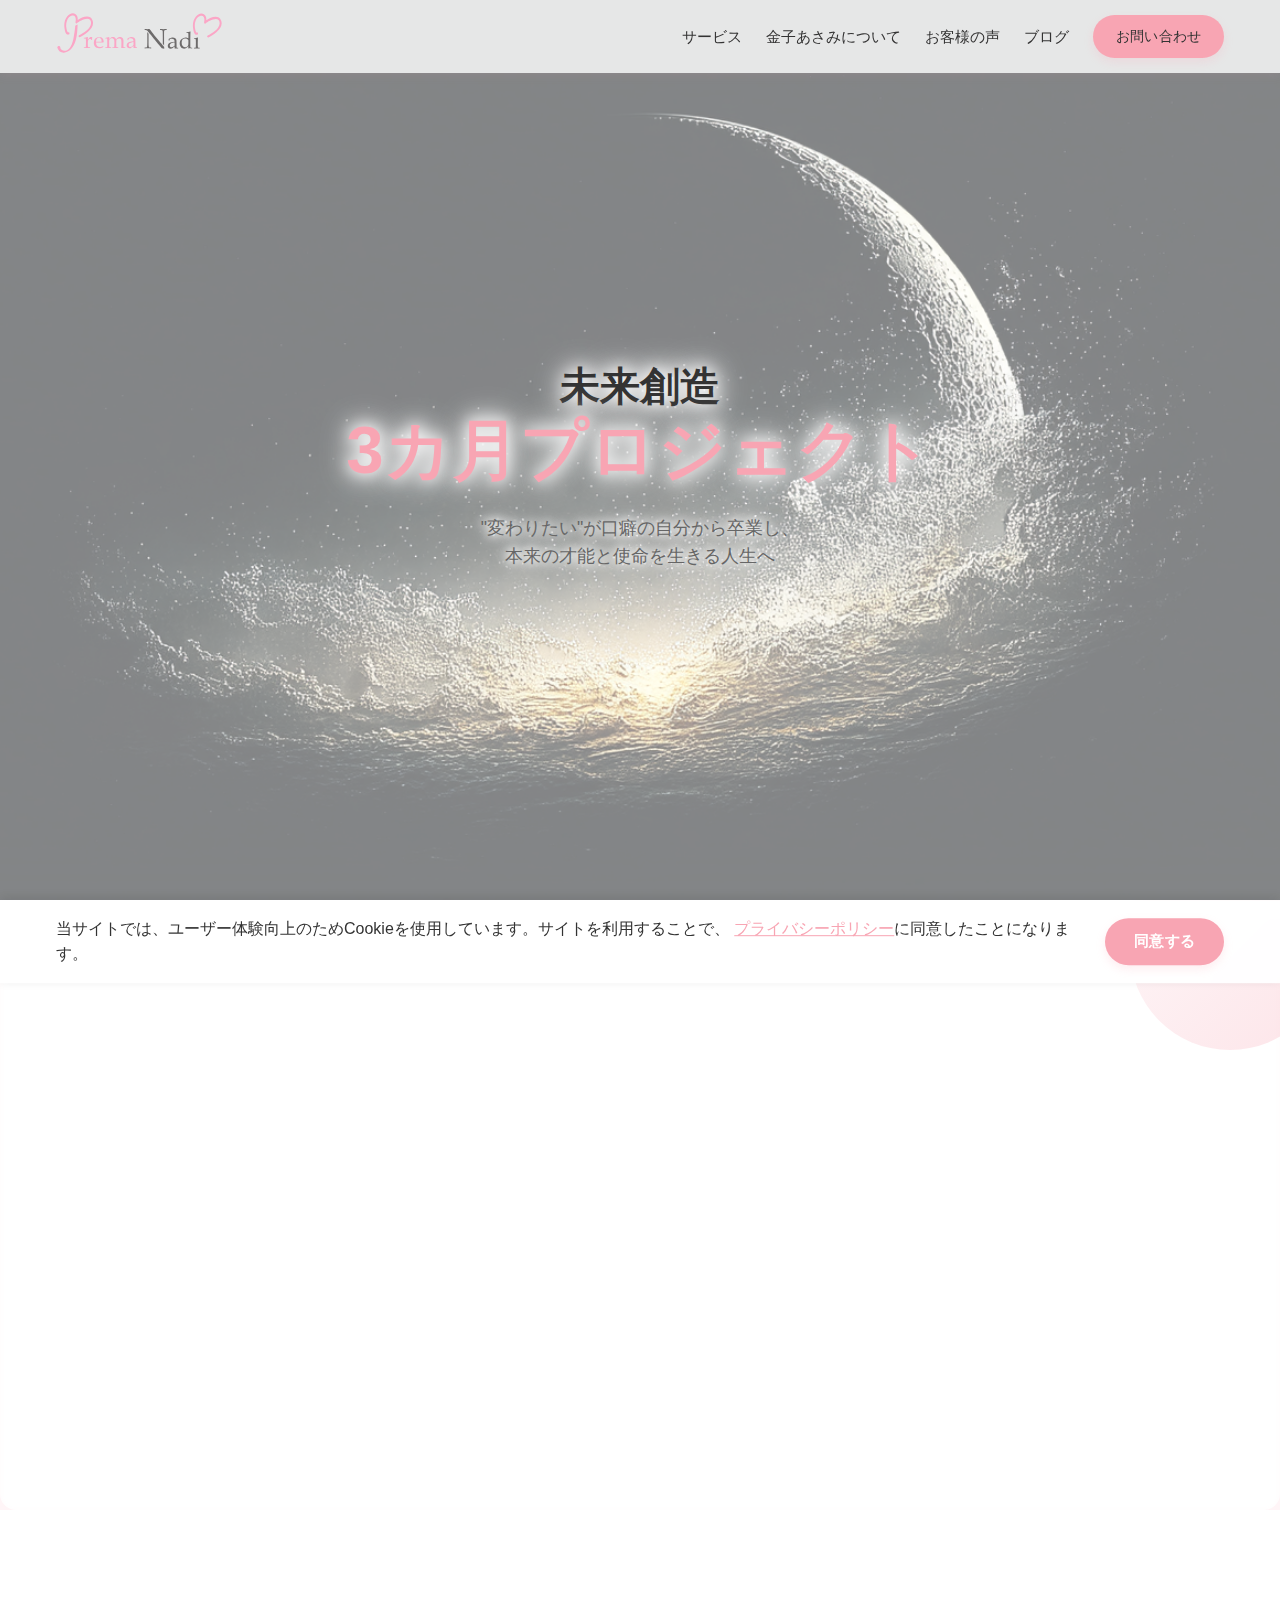
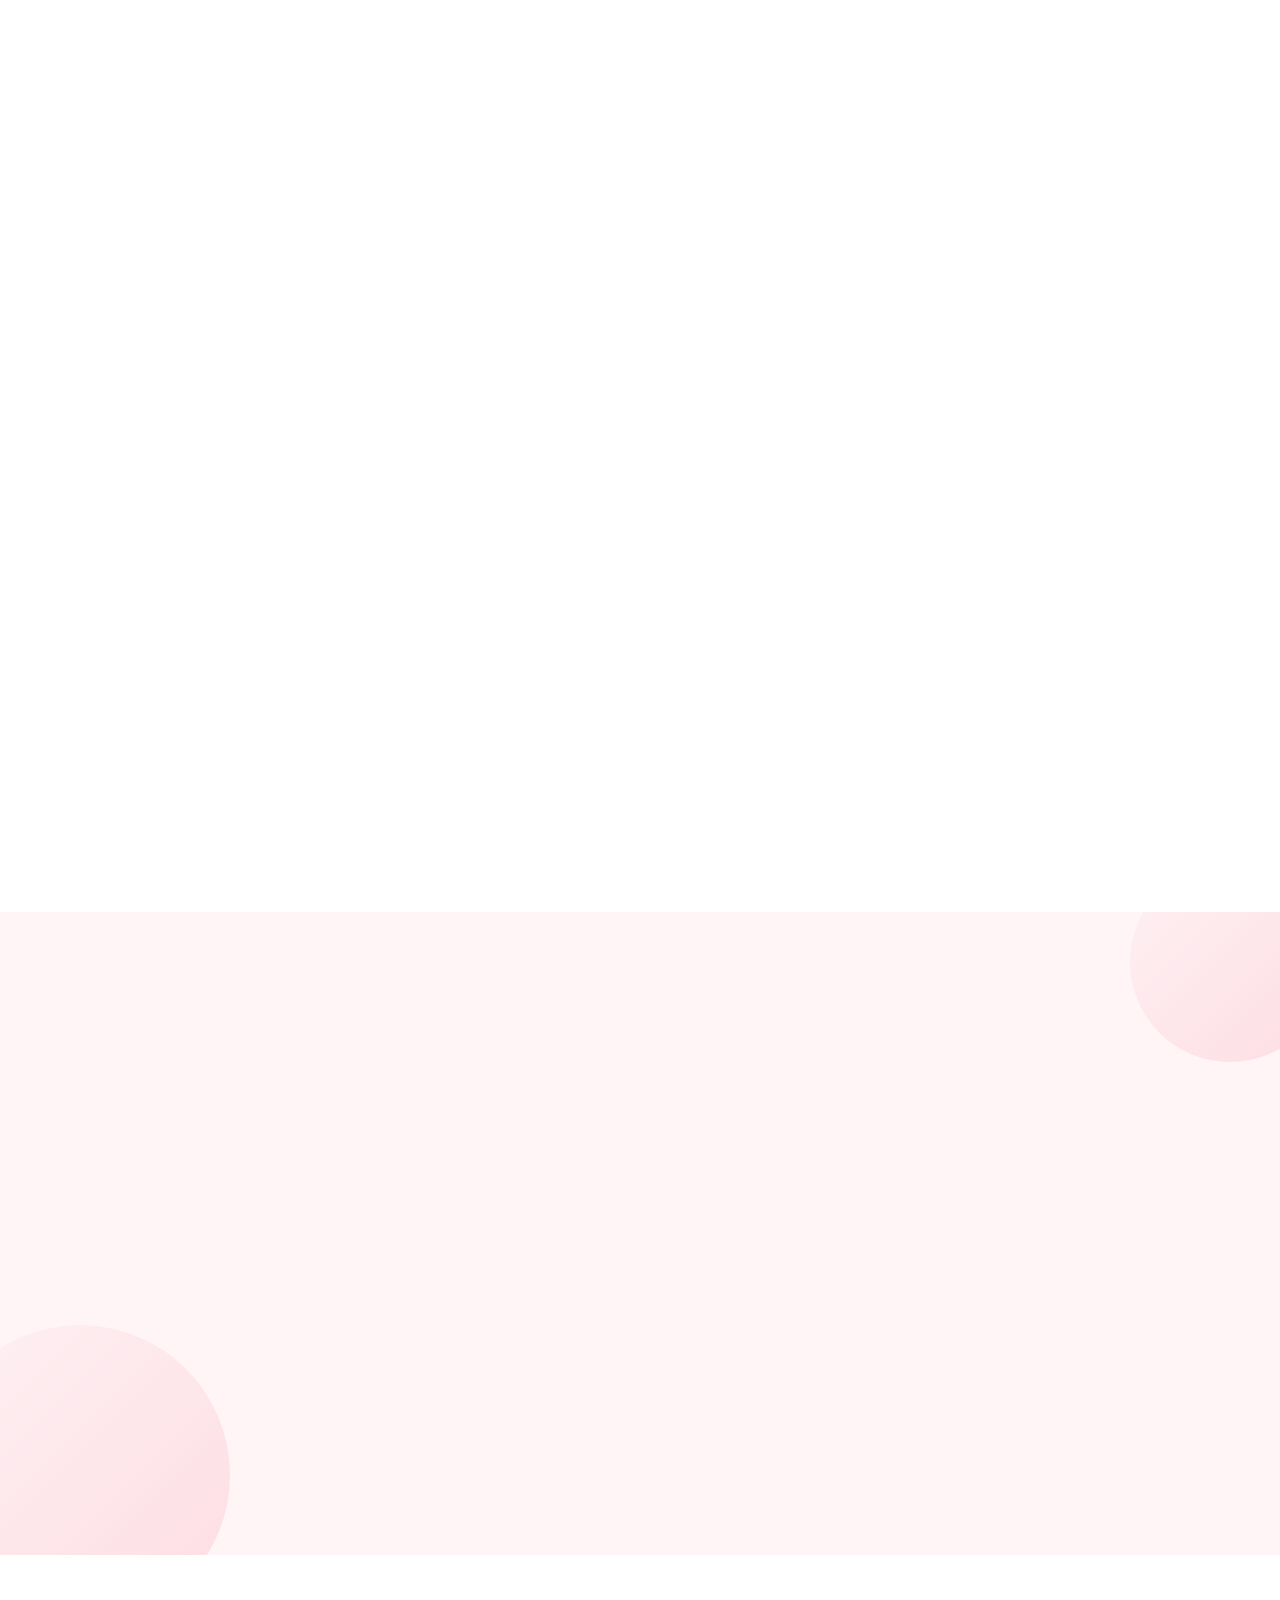
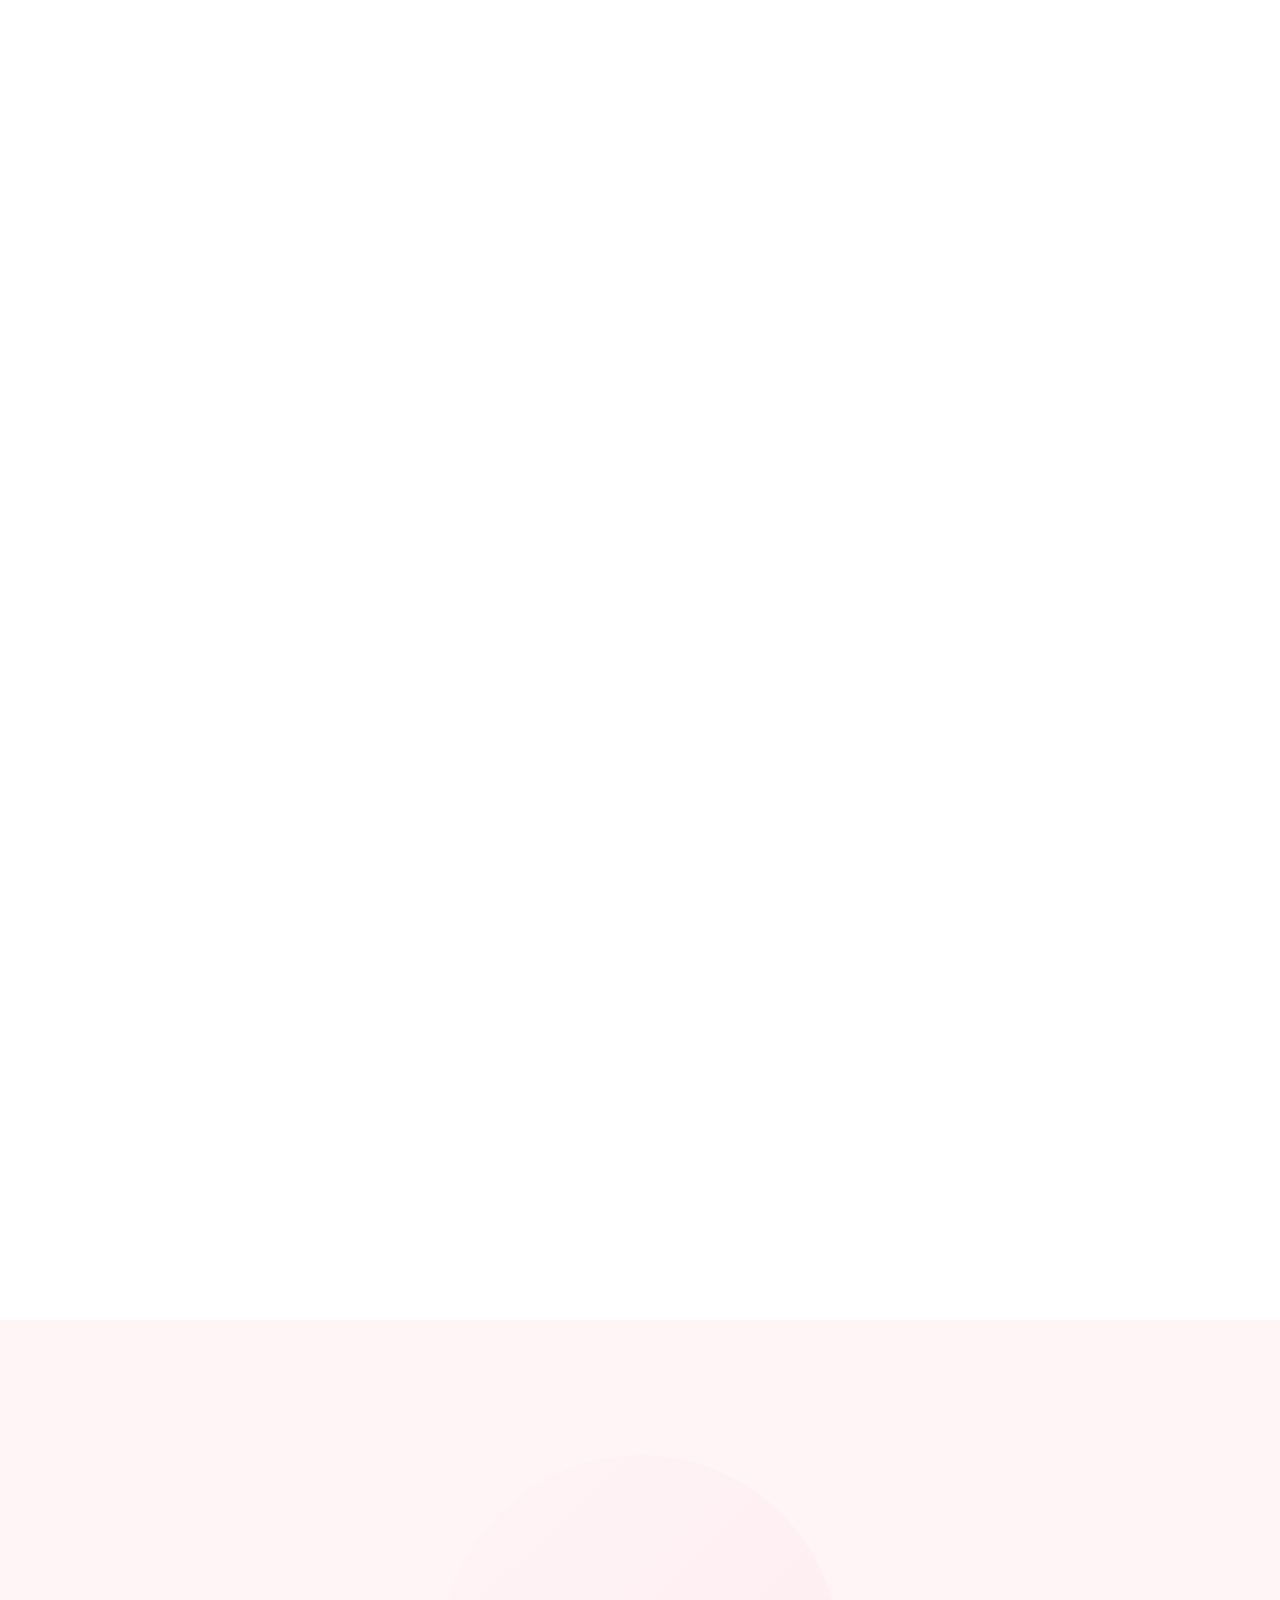
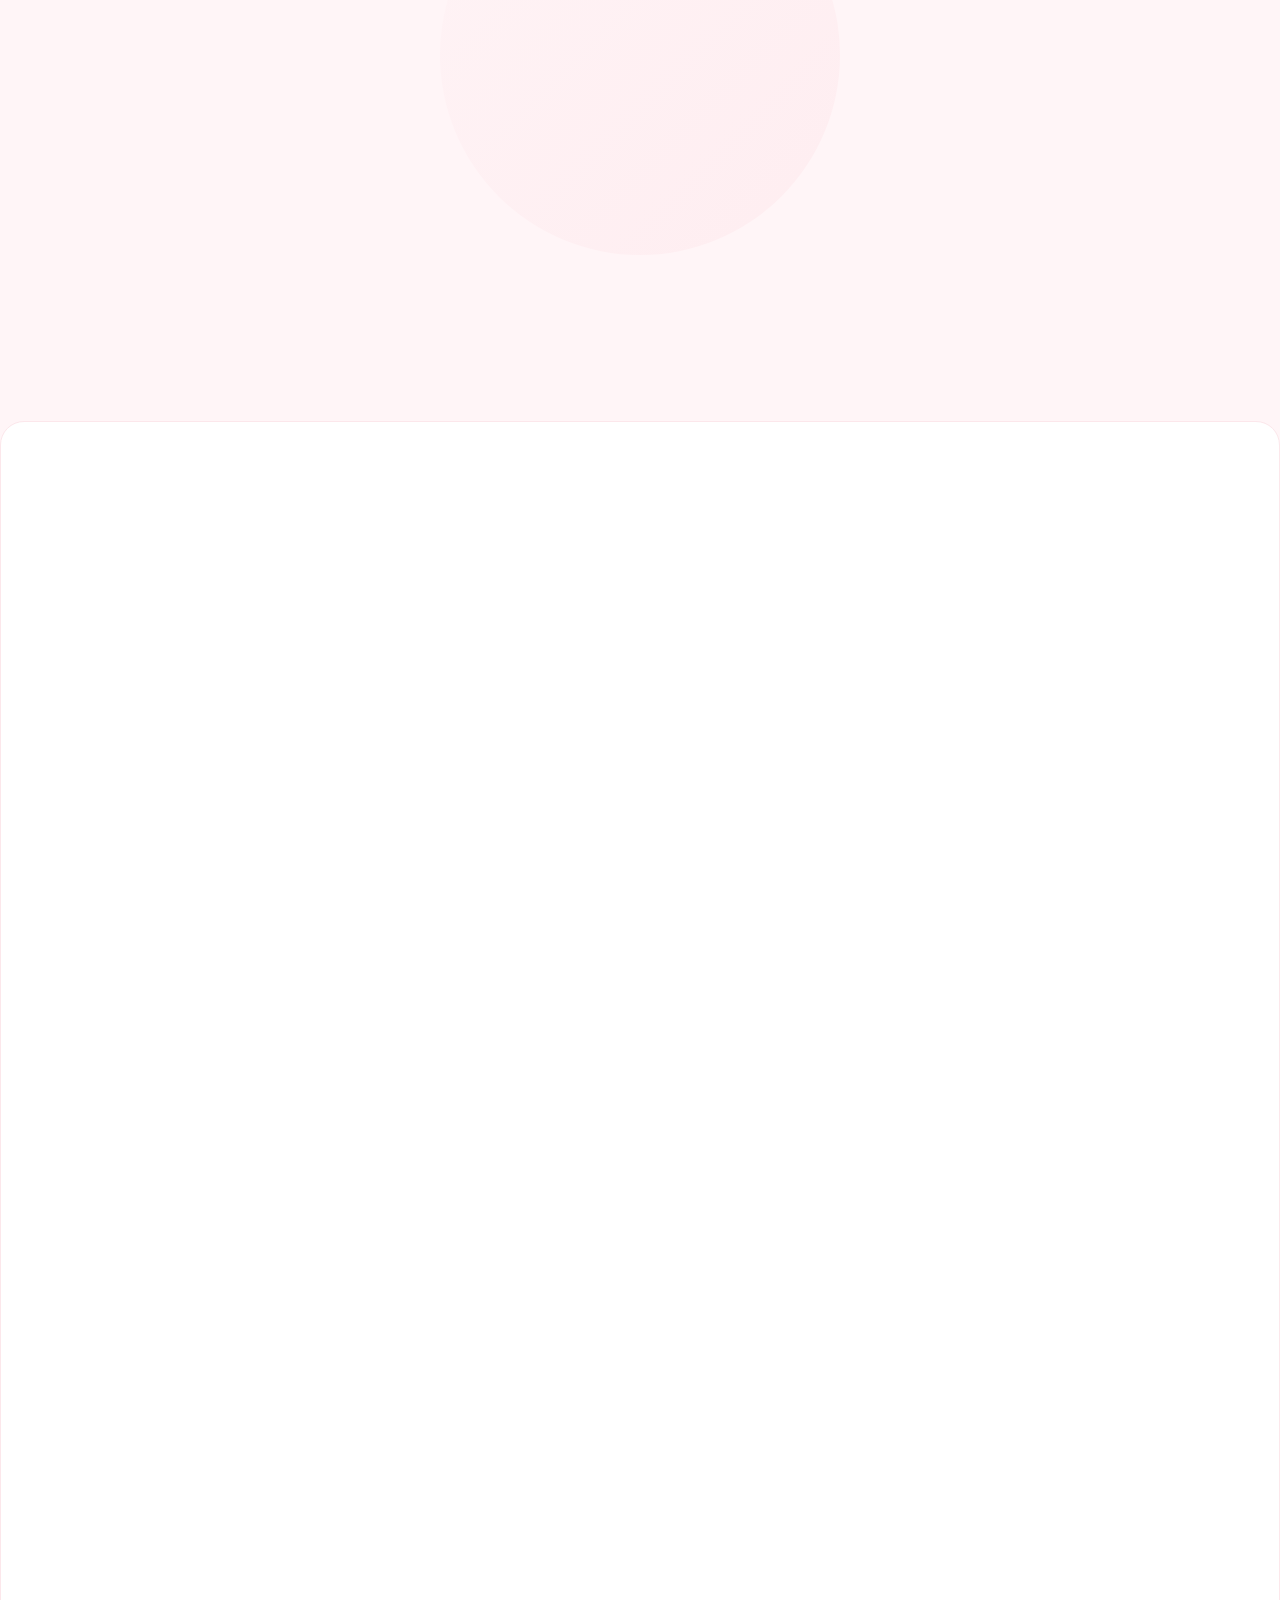
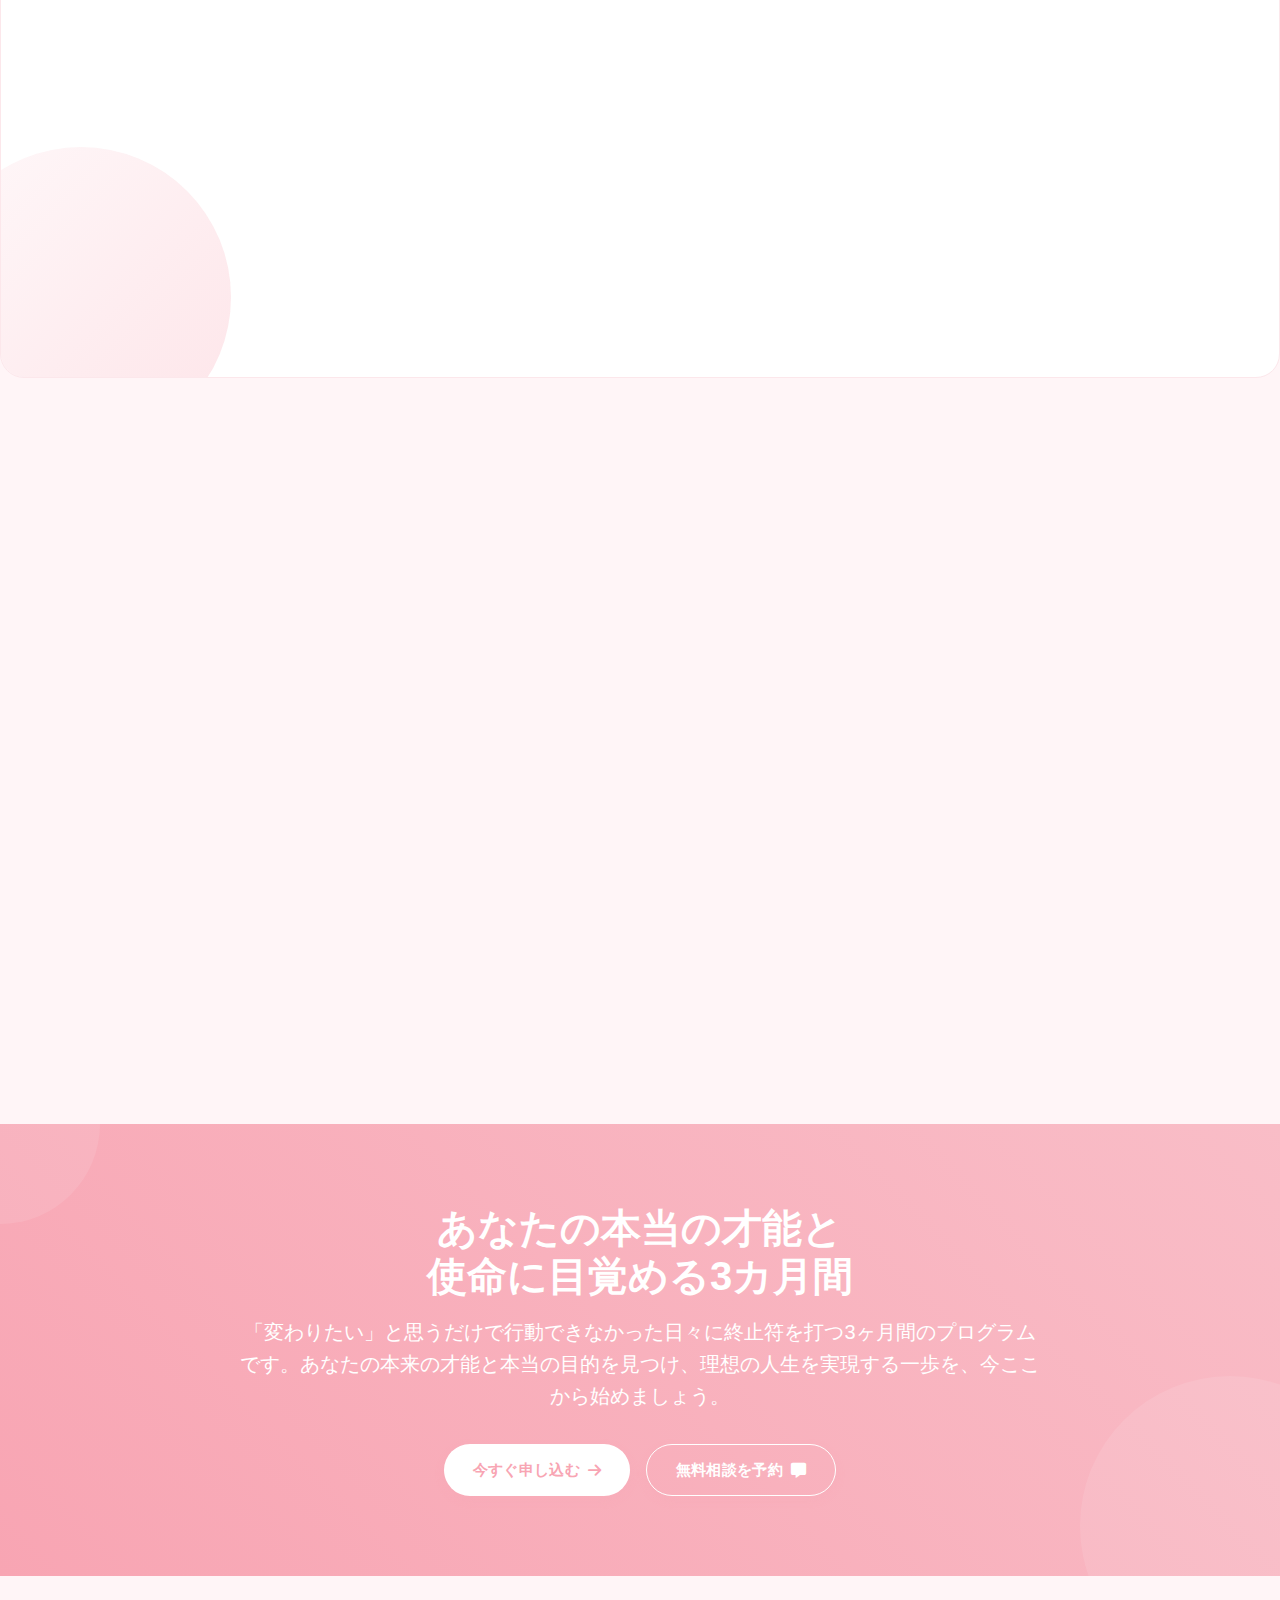
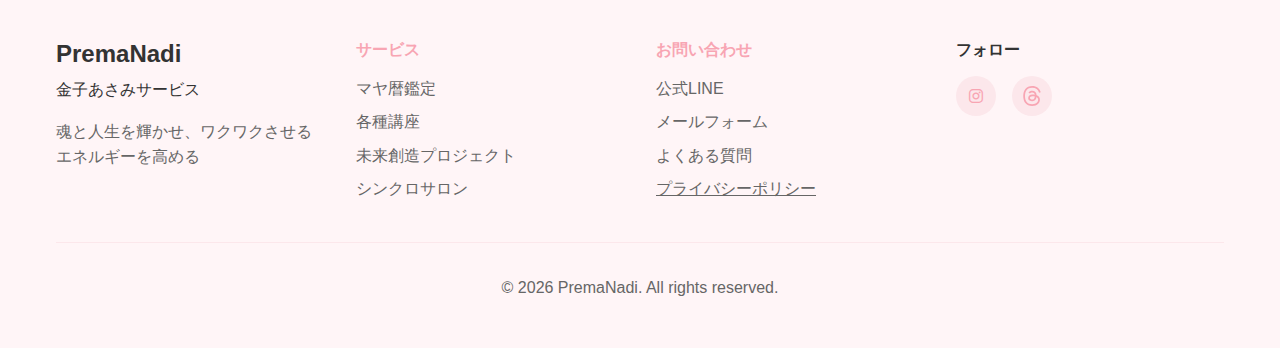
<file: future-project.html>
<!DOCTYPE html>
<html lang="ja">
<head>
  <meta charset="UTF-8">
  <meta name="viewport" content="width=device-width, initial-scale=1.0">
  <title>未来創造3カ月プロジェクト - PremaNadi</title>
  <link rel="stylesheet" href="styles.css">
  <link rel="stylesheet" href="https://cdnjs.cloudflare.com/ajax/libs/font-awesome/6.0.0-beta3/css/all.min.css">
  <style>
    /* スレッドアイコン */
    .threads-icon {
      width: 16px;
      height: 16px;
      display: inline-block;
      vertical-align: middle;
      fill: currentColor;
    }
    .social-icons .threads-icon {
      width: 20px;
      height: 20px;
    }
    
    /* プログラム専用スタイル */
    .program-hero {
      background-color: var(--background-light);
      position: relative;
      padding: 10rem 0 6rem;
    }
    
    /* こんな方におすすめセクションのスタイル */
    .target-audience {
      background-color: var(--background-color);
      position: relative;
      padding: 5rem 0;
    }
    
    .target-grid {
      display: grid;
      grid-template-columns: repeat(2, 1fr);
      gap: 2rem;
      margin-top: 3rem;
    }
    
    .target-item {
      background: white;
      border-radius: var(--card-border-radius);
      padding: 2rem;
      box-shadow: var(--box-shadow);
      transition: var(--transition);
      display: flex;
      align-items: flex-start;
      gap: 1.5rem;
    }
    
    .target-item:hover {
      transform: translateY(-5px);
      box-shadow: 0 12px 25px rgba(248, 165, 179, 0.2);
    }
    
    .target-icon {
      width: 50px;
      height: 50px;
      background: linear-gradient(135deg, var(--primary-color), var(--primary-dark));
      border-radius: 50%;
      display: flex;
      align-items: center;
      justify-content: center;
      color: white;
      font-size: 1.2rem;
      flex-shrink: 0;
    }
    
    .target-content h3 {
      font-size: 1.2rem;
      color: var(--text-color);
      margin-bottom: 0.5rem;
    }
    
    .target-content p {
      font-size: 0.9rem;
      color: var(--text-light);
      line-height: 1.5;
    }
    
    @media (max-width: 768px) {
      .target-grid {
        grid-template-columns: 1fr;
      }
      
      .target-item {
        padding: 1.5rem;
      }
      
      .target-icon {
        width: 40px;
        height: 40px;
        font-size: 1rem;
      }
    }
    
    .program-overview {
      background-color: var(--background-color);
      position: relative;
    }
    
    .program-content {
      display: grid;
      grid-template-columns: 1fr 1.5fr;
      gap: 3rem;
      align-items: center;
    }
    
    .program-features {
      background-color: var(--background-light);
    }
    
    .features-grid {
      display: grid;
      grid-template-columns: repeat(2, 1fr);
      gap: 2rem;
      margin-top: 2rem;
    }
    
    .feature-item {
      background: white;
      border-radius: var(--card-border-radius);
      padding: 1.5rem;
      box-shadow: var(--box-shadow);
      transition: var(--transition);
      display: flex;
      flex-direction: column;
      align-items: center;
      text-align: center;
    }
    
    .feature-item:hover {
      transform: translateY(-5px);
      box-shadow: 0 12px 25px rgba(248, 165, 179, 0.2);
    }
    
    .feature-icon {
      width: 60px;
      height: 60px;
      background: linear-gradient(135deg, var(--primary-color), var(--primary-dark));
      border-radius: 50%;
      display: flex;
      align-items: center;
      justify-content: center;
      margin-bottom: 1.5rem;
      color: white;
      font-size: 1.5rem;
    }
    
    .feature-content {
      flex: 1;
    }
    
    .feature-content h5 {
      font-size: 1.2rem;
      color: var(--text-color);
      margin-bottom: 1rem;
    }
    
    .feature-content p {
      font-size: 0.9rem;
      color: var(--text-light);
      margin-bottom: 1rem;
      line-height: 1.5;
    }
    
    .feature-value {
      font-weight: 700;
      font-size: 0.9rem;
      color: var(--primary-dark);
      padding: 0.3rem 1rem;
      background-color: var(--primary-light);
      border-radius: 1rem;
      display: inline-block;
    }
    
    .program-details {
      background-color: var(--background-color);
    }
    
    .timeline {
      position: relative;
      max-width: 800px;
      margin: 3rem auto 0;
      padding: 2rem 0;
    }
    
    .timeline::before {
      content: "";
      position: absolute;
      top: 0;
      left: 50px;
      width: 4px;
      height: 100%;
      background: linear-gradient(to bottom, var(--primary-light), var(--primary-color));
      border-radius: 2px;
    }
    
    .timeline-item {
      position: relative;
      padding-left: 100px;
      margin-bottom: 2.5rem;
    }
    
    .timeline-item:last-child {
      margin-bottom: 0;
    }
    
    .timeline-marker {
      position: absolute;
      left: 48px;
      top: 0;
      width: 8px;
      height: 8px;
      background: var(--primary-color);
      border-radius: 50%;
      transform: translateX(-50%);
      box-shadow: 0 0 0 6px var(--primary-light);
    }
    
    .timeline-content {
      background-color: white;
      border-radius: var(--card-border-radius);
      padding: 1.5rem;
      box-shadow: var(--box-shadow);
      transition: var(--transition);
    }
    
    .timeline-content:hover {
      transform: translateY(-3px);
      box-shadow: 0 10px 20px rgba(248, 165, 179, 0.2);
    }
    
    .testimonials {
      background-color: var(--background-light);
    }
    
    .testimonial-slider {
      display: flex;
      gap: 2rem;
      overflow-x: auto;
      padding: 1rem 0.5rem 2rem;
      margin: 2rem -0.5rem 0;
      scroll-behavior: smooth;
      -ms-overflow-style: none;
      scrollbar-width: none;
    }
    
    .testimonial-slider::-webkit-scrollbar {
      display: none;
    }
    
    .testimonial-item {
      flex: 0 0 auto;
      width: calc(33.33% - 1.35rem);
      min-width: 300px;
    }
    
    .testimonial-content {
      background-color: white;
      border-radius: var(--card-border-radius);
      padding: 2rem;
      box-shadow: var(--box-shadow);
      position: relative;
      transition: var(--transition);
    }
    
    .testimonial-content:hover {
      transform: translateY(-5px);
      box-shadow: 0 12px 25px rgba(248, 165, 179, 0.2);
    }
    
    .testimonial-icon {
      position: absolute;
      top: -15px;
      left: 2rem;
      width: 30px;
      height: 30px;
      display: flex;
      align-items: center;
      justify-content: center;
      background: linear-gradient(135deg, var(--primary-color), var(--primary-dark));
      border-radius: 50%;
      color: white;
      font-size: 0.8rem;
    }
    
    .testimonial-author {
      display: flex;
      align-items: center;
      margin-top: 1.5rem;
      padding-top: 1.5rem;
      border-top: 1px solid var(--border-color);
    }
    
    .testimonial-author img {
      width: 60px;
      height: 60px;
      border-radius: 50%;
      object-fit: cover;
      margin-right: 1rem;
      border: 3px solid var(--primary-light);
    }
    
    .pricing {
      background-color: var(--background-color);
      position: relative;
      padding: 5rem 0;
      background-image: 
        radial-gradient(circle at 10% 20%, rgba(248, 187, 208, 0.05) 0%, transparent 50%),
        radial-gradient(circle at 90% 80%, rgba(248, 187, 208, 0.07) 0%, transparent 50%);
    }
    
    .pricing-content {
      max-width: 800px;
      margin: 0 auto;
    }
    
    .pricing-card {
      position: relative;
      overflow: hidden;
      transition: all 0.4s cubic-bezier(0.175, 0.885, 0.32, 1.275);
      background-color: white;
      border-radius: var(--card-border-radius);
      box-shadow: 0 10px 30px rgba(248, 165, 179, 0.15);
    }
    
    .pricing-card:hover {
      transform: translateY(-8px);
      box-shadow: 0 20px 40px rgba(248, 165, 179, 0.25);
    }
    
    .pricing-card::after {
      content: "";
      position: absolute;
      top: 0;
      left: 0;
      width: 100%;
      height: 5px;
      background: linear-gradient(to right, var(--primary-color), var(--primary-dark));
      transform: scaleX(0);
      transform-origin: left;
      transition: transform 0.3s ease;
    }
    
    .pricing-card:hover::after {
      transform: scaleX(1);
    }
    
    .pricing-header {
      padding: 3rem 2rem 1.5rem;
      text-align: center;
      background: linear-gradient(135deg, #fff 0%, var(--primary-light) 100%);
      position: relative;
      overflow: hidden;
      border-bottom: 1px solid rgba(0,0,0,0.05);
    }
    
    .pricing-header::before {
      content: "";
      position: absolute;
      top: -50%;
      left: -50%;
      width: 200%;
      height: 200%;
      background: radial-gradient(circle, rgba(255,255,255,0.8) 0%, rgba(255,255,255,0) 70%);
      opacity: 0.6;
      z-index: 1;
      transform: scale(0);
      transition: transform 0.5s ease;
    }
    
    .pricing-card:hover .pricing-header::before {
      transform: scale(1);
    }
    
    .pricing-header h3 {
      font-size: 1.8rem;
      margin-bottom: 1rem;
      color: var(--text-color);
      position: relative;
      z-index: 2;
    }
    
    .price {
      font-size: 3rem;
      font-weight: 700;
      color: var(--primary-dark);
      margin: 1.5rem 0 0.5rem;
      position: relative;
      z-index: 2;
      display: flex;
      align-items: center;
      justify-content: center;
      gap: 0.25rem;
    }
    
    .currency {
      font-size: 1.8rem;
      align-self: flex-start;
      margin-top: 0.5rem;
    }
    
    .period {
      font-size: 1rem;
      color: var(--text-light);
      font-weight: 400;
      align-self: flex-end;
    }
    
    .pricing-subtitle {
      font-size: 1rem;
      color: var(--text-light);
      margin-top: 0.5rem;
      position: relative;
      z-index: 2;
    }
    
    .pricing-features {
      padding: 2rem;
      background-color: white;
      position: relative;
      z-index: 1;
    }
    
    .pricing-features::before {
      content: "";
      position: absolute;
      top: 0;
      right: 0;
      bottom: 0;
      left: 0;
      background-image: 
        radial-gradient(circle at 5% 10%, rgba(248, 187, 208, 0.03) 0%, transparent 30%),
        radial-gradient(circle at 95% 90%, rgba(248, 187, 208, 0.03) 0%, transparent 30%);
      z-index: -1;
    }
    
    .pricing-features h4 {
      margin-bottom: 1.5rem;
      font-size: 1.3rem;
      color: var(--primary-color);
      position: relative;
      display: inline-block;
    }
    
    .pricing-features h4::after {
      content: "";
      position: absolute;
      bottom: -0.5rem;
      left: 0;
      width: 100%;
      height: 2px;
      background: linear-gradient(to right, var(--primary-light), var(--primary-color));
      border-radius: 2px;
    }
    
    .pricing-features ul {
      margin-bottom: 1.5rem;
    }
    
    .pricing-features ul li {
      display: flex;
      align-items: flex-start;
      margin-bottom: 1.5rem;
      padding-left: 0;
      transition: transform 0.3s ease;
      
      /* アニメーション効果 */
      opacity: 0;
      transform: translateY(20px);
      animation: fadeInUp 0.4s ease forwards;
      animation-delay: calc(0.1s * var(--item-index, 1));
    }
    
    .pricing-features ul li:hover {
      transform: translateX(5px);
    }
    
    @keyframes fadeInUp {
      from {
        opacity: 0;
        transform: translateY(20px);
      }
      to {
        opacity: 1;
        transform: translateY(0);
      }
    }
    
    .pricing-features ul li i {
      color: var(--primary-color);
      margin-right: 1rem;
      font-size: 1.2rem;
      background: var(--primary-light);
      width: 36px;
      height: 36px;
      display: flex;
      align-items: center;
      justify-content: center;
      border-radius: 50%;
      flex-shrink: 0;
    }

    .pricing-features ul li div {
      flex: 1;
    }
    
    .pricing-features ul li strong {
      display: block;
      margin-bottom: 0.3rem;
      font-size: 1.1rem;
      color: var(--text-color);
    }
    
    .pricing-features ul li p {
      font-size: 0.9rem;
      color: var(--text-light);
      margin-bottom: 0.3rem;
      line-height: 1.4;
    }
    
    .pricing-item-value {
      font-weight: 700;
      font-size: 0.9rem;
      color: var(--primary-dark);
      padding: 0.2rem 0.8rem;
      background-color: var(--primary-light);
      border-radius: 1rem;
      display: inline-block;
      margin-top: 0.3rem;
    }
    
    .pricing-total {
      background-color: var(--background-light);
      padding: 1.5rem;
      border-radius: var(--card-border-radius);
      margin-top: 2rem;
      text-align: center;
    }
    
    .pricing-total h4 {
      margin-bottom: 0.5rem;
      display: block;
    }
    
    .pricing-total h4 span {
      color: var(--text-color);
      text-decoration: line-through;
      margin-left: 0.5rem;
      font-weight: 400;
    }
    
    .pricing-save {
      display: inline-block;
      background: linear-gradient(135deg, var(--primary-color), var(--primary-dark));
      color: white;
      padding: 0.5rem 1.5rem;
      border-radius: 2rem;
      font-weight: 600;
      font-size: 0.9rem;
      margin-top: 0.5rem;
      box-shadow: 0 4px 10px rgba(248, 165, 179, 0.3);
    }
    
    .pricing-badge {
      position: absolute;
      top: 1.5rem;
      right: -3rem;
      background: linear-gradient(135deg, var(--primary-dark), var(--primary-color));
      color: white;
      font-size: 0.8rem;
      font-weight: 600;
      padding: 0.5rem 4rem;
      transform: rotate(45deg);
      z-index: 3;
      box-shadow: 0 2px 5px rgba(0,0,0,0.1);
      opacity: 0;
      animation: fadeIn 0.5s ease forwards 0.5s;
    }
    
    @keyframes fadeIn {
      from {
        opacity: 0;
      }
      to {
        opacity: 1;
      }
    }
    
    .reveal-on-scroll.visible .pricing-card {
      animation: slideUp 0.6s ease forwards;
    }
    
    @keyframes slideUp {
      from {
        opacity: 0;
        transform: translateY(30px);
      }
      to {
        opacity: 1;
        transform: translateY(0);
      }
    }
    
    .pricing-cta {
      padding: 2rem;
      text-align: center;
      background: linear-gradient(135deg, var(--primary-light) 0%, rgba(255,245,247,0.7) 100%);
      display: flex;
      flex-direction: column;
      gap: 1rem;
      position: relative;
      overflow: hidden;
    }
    
    .pricing-cta::before {
      content: "";
      position: absolute;
      top: 0;
      left: 0;
      width: 100%;
      height: 100%;
      background: url('data:image/svg+xml,<svg xmlns="http://www.w3.org/2000/svg" width="20" height="20" viewBox="0 0 20 20"><circle cx="1" cy="1" r="1" fill="%23fff" fill-opacity="0.1"/></svg>');
      background-size: 20px 20px;
      opacity: 0.5;
    }
    
    .faq {
      background-color: var(--background-light);
    }
    
    .cta {
      background: linear-gradient(45deg, var(--primary-color), var(--secondary-color));
      color: white;
      padding: 5rem 0;
      text-align: center;
      position: relative;
      overflow: hidden;
    }
    
    .cta::before {
      content: '';
      position: absolute;
      top: -100px;
      left: -100px;
      width: 200px;
      height: 200px;
      border-radius: 50%;
      background-color: rgba(255, 255, 255, 0.1);
    }
    
    .cta::after {
      content: '';
      position: absolute;
      bottom: -100px;
      right: -100px;
      width: 300px;
      height: 300px;
      border-radius: 50%;
      background-color: rgba(255, 255, 255, 0.1);
    }
    
    /* サイト共通の装飾要素をオーバーライド */
    .circle-decoration {
      background: linear-gradient(135deg, var(--primary-light), var(--primary-color));
    }
    
    /* レスポンシブスタイル */
    @media (max-width: 992px) {
      .program-content {
        grid-template-columns: 1fr;
        gap: 2rem;
      }
      
      .features-grid {
        grid-template-columns: repeat(2, 1fr);
      }
      
      .testimonial-item {
        width: calc(50% - 1rem);
      }
    }
    
    @media (max-width: 768px) {
      .program-hero {
        padding: 8rem 0 4rem;
      }
      
      .features-grid {
        grid-template-columns: 1fr;
      }
      
      .testimonial-item {
        width: 100%;
      }
      
      .timeline::before {
        left: 20px;
      }
      
      .timeline-item {
        padding-left: 50px;
      }
      
      .timeline-marker {
        left: 20px;
      }
      
      .pricing-badge {
        right: -2.5rem;
        font-size: 0.7rem;
        padding: 0.4rem 3rem;
      }
      
      .pricing-features ul li {
        flex-direction: column;
      }
      
      .pricing-features ul li i {
        margin-bottom: 1rem;
      }
      
      .pricing-item-value {
        margin-top: 0.5rem;
      }
    }
    
    @media (max-width: 576px) {
      .price {
        font-size: 2.5rem;
      }
      
      .currency {
        font-size: 1.5rem;
      }
      
      .pricing-header h3 {
        font-size: 1.5rem;
      }
      
      .pricing-features ul li strong {
        font-size: 1rem;
      }
      
      .pricing-total h4 {
        font-size: 1.1rem;
      }
      
      .pricing-save {
        font-size: 0.8rem;
        padding: 0.4rem 1.2rem;
      }
      
      .features-grid {
        grid-template-columns: 1fr;
      }
    }
  </style>
</head>
<body>
  <!-- ヘッダー -->
  <header class="header">
    <div class="container">
      <div class="header-content">
        <div class="logo"><a href="index.html"><img src="PremaNadi_logo.svg" alt="PremaNadi" class="logo-image"></a></div>
        <nav class="main-nav">
          <ul>
            <li><a href="index.html#services">サービス</a></li>
            <li><a href="about.html">金子あさみについて</a></li>
            <li><a href="index.html#testimonials">お客様の声</a></li>
            <li><a href="index.html#blog">ブログ</a></li>
            <li><a href="index.html#contact" class="btn btn-primary">お問い合わせ</a></li>
          </ul>
        </nav>
        <button class="mobile-menu-btn">
          <span></span>
          <span></span>
          <span></span>
        </button>
      </div>
    </div>
  </header>

  <!-- ヒーローセクション -->
  <section class="hero program-hero parallax-section" style="background-image: url('写真素材/u8542656793_httpss.mj.run_nFlQmapDrY_moon_--ar_169_--profile__5a2cf554-6600-4066-994b-84478027f144_0.png'); background-size: cover; background-position: center;">
    <div class="container">
      <div class="hero-content">
        <h1>未来創造<br><span class="highlight">3カ月プロジェクト</span></h1>
        <p class="hero-description">"変わりたい"が口癖の自分から卒業し、<br class="pc-only">本来の才能と使命を生きる人生へ</p>
      </div>
    </div>
    <div class="floral-decoration"></div>
  </section>

  <!-- こんな方におすすめセクション -->
  <section class="target-audience parallax-section">
    <div class="container">
      <h2 class="section-header reveal-on-scroll">こんな方に<span class="highlight">おすすめ</span></h2>
      
      <div class="target-grid reveal-on-scroll">
        <div class="target-item">
          <div class="target-icon">
            <i class="fas fa-user"></i>
          </div>
          <div class="target-content">
            <h3>「私の人生、このままでいいのかな？」と悩んでいる方</h3>
            <p>毎日同じような日々を過ごしていて、何か違うと感じている。でも何をどう変えていいか分からない。そんなモヤモヤを抱えている方</p>
          </div>
        </div>
        
        <div class="target-item">
          <div class="target-icon">
            <i class="fas fa-user"></i>
          </div>
          <div class="target-content">
            <h3>「変わりたい」が口癖になっている方</h3>
            <p>「今年こそは変わりたい」「来月から本気出す」と何度も思ってきたけど、結局何も変わっていない。そんな自分に嫌気がさしている方</p>
          </div>
        </div>
        
        <div class="target-item">
          <div class="target-icon">
            <i class="fas fa-user"></i>
          </div>
          <div class="target-content">
            <h3>「私には才能がない」と思っている方</h3>
            <p>周りの人と比べて自分には特別な才能がないと感じている。でも本当は何か特別な才能があるはずだと信じたい方</p>
          </div>
        </div>
        
        <div class="target-item">
          <div class="target-icon">
            <i class="fas fa-user"></i>
          </div>
          <div class="target-content">
            <h3>「本当の自分」を見つけたい方</h3>
            <p>人に合わせて生きてきたけど、本当の自分は何がしたいのか分からない。自分らしく生きたいけど、その方法が分からない方</p>
          </div>
        </div>
      </div>
    </div>
    <div class="circle-decoration top-right"></div>
  </section>

  <!-- プログラム概要セクション -->
  <section class="program-overview parallax-section">
    <div class="container">
      <div class="program-content">
        <div class="program-image reveal-on-scroll">
          <img src="写真素材/57B2BE4F-6B7A-465D-AA9D-B12164E9FBDC.jpg" alt="未来創造3カ月プロジェクト">
        </div>
        <div class="program-text">
          <h2 class="reveal-on-scroll">3カ月で<span class="highlight">人生を変える</span></h2>
          <p class="reveal-on-scroll">「変わりたい」と思うだけで行動できなかった日々に終止符を打つ3ヶ月間のプログラムです。あなたの本来の才能と本当の目的を見つけ、理想の人生を実現する一歩を、今ここから始めましょう。</p>
          
          <ul class="feature-list reveal-on-scroll">
            <li>
              <i class="fas fa-check-circle"></i>
              <div>
                <strong>才能と使命を見つける</strong>
                <p>マヤ暦・真密教・タロットによる多角的な自己分析で、本当の望みと理想の未来像を明確にします</p>
              </div>
            </li>
            <li>
              <i class="fas fa-check-circle"></i>
              <div>
                <strong>心の壁を取り除く</strong>
                <p>目標達成を妨げる内なるブロックを特定し、潜在意識の書き換えワークで自己肯定感を構築します</p>
              </div>
            </li>
            <li>
              <i class="fas fa-check-circle"></i>
              <div>
                <strong>長く続く成長の仕組み</strong>
                <p>長期的な成長のための習慣づくりと、未来へ向けた具体的なロードマップを完成させます</p>
              </div>
            </li>
            <li>
              <i class="fas fa-check-circle"></i>
              <div>
                <strong>専属サポート</strong>
                <p>月2回の個別セッション、LINE24時間サポート、6ヶ月間のフォローアップで確実に変化を定着させます</p>
              </div>
            </li>
          </ul>
          
          <div class="cta-buttons reveal-on-scroll">
            <a href="https://reserve.peraichi.com/r/5c0d06b5?_gl=1*hfykg*_gcl_au*MTQ1NzQwNjkzMy4xNzM1NzM5NDUw" class="btn btn-primary">今すぐ申し込む <i class="fas fa-arrow-right"></i></a>
            <a href="index.html#contact" class="btn btn-outline">無料相談を予約 <i class="fas fa-message"></i></a>
          </div>
        </div>
      </div>
    </div>
  </section>

  <!-- プログラム特徴セクション -->
  <section class="program-features parallax-section">
    <div class="container">
      <h2 class="section-header reveal-on-scroll">このプログラムの<span class="highlight">特徴</span></h2>
      
      <div class="features-grid">
        <div class="feature-item reveal-on-scroll">
          <div class="feature-icon">
            <i class="fas fa-user-cog"></i>
          </div>
          <div class="feature-content">
            <h5>個別カスタマイズ</h5>
            <p>あなたの状況や目標に合わせて、プログラム内容を完全カスタマイズ。一人ひとりに最適な変化を実現します。</p>
          </div>
        </div>
        
        <div class="feature-item reveal-on-scroll">
          <div class="feature-icon">
            <i class="fas fa-hands-helping"></i>
          </div>
          <div class="feature-content">
            <h5>継続的なサポート</h5>
            <p>定期的な個別セッションとLINEでの日常サポートで、どんな課題も乗り越えられる環境を提供します。</p>
          </div>
        </div>
        
        <div class="feature-item reveal-on-scroll">
          <div class="feature-icon">
            <i class="fas fa-users"></i>
          </div>
          <div class="feature-content">
            <h5>仲間との共創</h5>
            <p>同時期に参加する仲間とのグループワークで、互いに刺激し合い、一人では気づけない成長を実現します。</p>
          </div>
        </div>
      </div>
    </div>
    <div class="circle-decoration top-right"></div>
    <div class="circle-decoration bottom-left"></div>
  </section>

  <!-- プログラム内容セクション -->
  <section class="program-details parallax-section">
    <div class="container">
      <h2 class="section-header reveal-on-scroll">3カ月間の<span class="highlight">プログラム内容</span></h2>
      
      <div class="timeline reveal-on-scroll">
        <div class="timeline-item">
          <div class="timeline-marker"></div>
          <div class="timeline-content">
            <h3>1カ月目：自己理解と目標設定</h3>
            <ul>
              <li>マヤ暦個人鑑定でのタレント診断</li>
              <li>真密教に基づく運命パターン分析</li>
              <li>理想の未来像の明確化ワーク</li>
              <li>個別セッション2回</li>
              <li>グループワークショップ1回</li>
            </ul>
          </div>
        </div>
        
        <div class="timeline-item">
          <div class="timeline-marker"></div>
          <div class="timeline-content">
            <h3>2カ月目：内なる障壁の克服</h3>
            <ul>
              <li>潜在意識の書き換えワーク</li>
              <li>感情解放技術の習得</li>
              <li>自己肯定感構築エクササイズ</li>
              <li>行動パターン改善プラン作成</li>
              <li>個別セッション2回</li>
              <li>グループワークショップ1回</li>
            </ul>
          </div>
        </div>
        
        <div class="timeline-item">
          <div class="timeline-marker"></div>
          <div class="timeline-content">
            <h3>3カ月目：実践と習慣化</h3>
            <ul>
              <li>日常に取り入れる習慣づくり</li>
              <li>6カ月間の行動計画作成</li>
              <li>理想を実現する具体的なステップ設計</li>
              <li>振り返りと成果確認</li>
              <li>個別セッション2回</li>
              <li>グループワークショップ1回</li>
              <li>修了式</li>
            </ul>
          </div>
        </div>
        
        <div class="timeline-item">
          <div class="timeline-marker"></div>
          <div class="timeline-content">
            <h3>プログラム後：フォローアップ</h3>
            <ul>
              <li>6カ月間のフォローアップ期間</li>
              <li>月1回のグループコーチングセッション</li>
              <li>成果報告会</li>
              <li>卒業生コミュニティへの参加権</li>
            </ul>
          </div>
        </div>
      </div>
    </div>
    <div class="floral-decoration"></div>
  </section>

  <!-- 参加者の声セクション -->
  <section class="testimonials parallax-section">
    <div class="container">
      <h2 class="section-header reveal-on-scroll">参加者の<span class="highlight">声</span></h2>
      
      <div class="testimonial-slider reveal-on-scroll">
        <div class="testimonial-item">
          <div class="testimonial-content">
            <div class="testimonial-icon"><i class="fas fa-quote-left"></i></div>
            <p>「3カ月前の自分が想像もできないほど、人生が変わりました。長年悩んでいた自分の天職がようやく見つかり、今は起業準備に向けて毎日がワクワクしています。金子先生との出会いに心から感謝しています。」</p>
            <div class="testimonial-author">
              <i class="fas fa-user-circle fa-3x"></i>
              <div class="author-info">
                <h4>田中 優子さん</h4>
                <p>38歳・栄養士</p>
              </div>
            </div>
          </div>
        </div>
        
        <div class="testimonial-item">
          <div class="testimonial-content">
            <div class="testimonial-icon"><i class="fas fa-quote-left"></i></div>
            <p>「毎日何となく過ごしていた日々から、明確な目標を持ち、一歩一歩前進できるようになりました。自分の才能を活かす方法が分かったことで、仕事のパフォーマンスも上がり、周囲からの評価も変わってきています。」</p>
            <div class="testimonial-author">
              <i class="fas fa-user-circle fa-3x"></i>
              <div class="author-info">
                <h4>佐藤 健太さん</h4>
                <p>42歳・会社員</p>
              </div>
            </div>
          </div>
        </div>
        
        <div class="testimonial-item">
          <div class="testimonial-content">
            <div class="testimonial-icon"><i class="fas fa-quote-left"></i></div>
            <p>「自己否定の強かった私が、自分を認められるようになりました。マヤ暦診断で分かった才能を活かして、趣味だった料理教室を開くことができ、今では生徒さんも増えて充実した日々を送っています。」</p>
            <div class="testimonial-author">
              <i class="fas fa-user-circle fa-3x"></i>
              <div class="author-info">
                <h4>山本 美咲さん</h4>
                <p>35歳・料理講師</p>
              </div>
            </div>
          </div>
        </div>
      </div>
    </div>
    <div class="circle-decoration middle-center"></div>
  </section>

  <!-- 料金セクション -->
  <section class="pricing parallax-section">
    <div class="container">
      <h2 class="section-header reveal-on-scroll">参加費と<span class="highlight">特典</span></h2>
      
      <div class="pricing-content reveal-on-scroll">
        <div class="pricing-card">
          <div class="pricing-badge">限定8名</div>
          <div class="pricing-header">
            <h3>未来創造3カ月プロジェクト</h3>
            <div class="price">
              <span class="currency">¥</span>
              330,000<span class="period">(税込)</span>
            </div>
            <p class="pricing-subtitle">早期申込価格：264,000円(税込)<br>分割払いも可能です（3回〜12回）</p>
          </div>
          
          <div class="pricing-features">
            <h4>プログラムに含まれるもの</h4>
            <div class="features-grid">
              <div class="feature-item">
                <div class="feature-icon" style="background: white; color: var(--primary-color);">
                  <i class="fas fa-gem"></i>
                </div>
                <div class="feature-content">
                  <h5>マヤ暦個人鑑定</h5>
                  <p>あなたの本来の才能と使命を明らかにする鑑定セッション</p>
                </div>
              </div>
              
              <div class="feature-item">
                <div class="feature-icon" style="background: white; color: var(--primary-color);">
                  <i class="fas fa-user-friends"></i>
                </div>
                <div class="feature-content">
                  <h5>個別セッション全6回</h5>
                  <p>あなた専用にカスタマイズされた個別コンサルティング</p>
                </div>
              </div>
              
              <div class="feature-item">
                <div class="feature-icon" style="background: white; color: var(--primary-color);">
                  <i class="fas fa-users"></i>
                </div>
                <div class="feature-content">
                  <h5>グループワークショップ全3回</h5>
                  <p>仲間と共に学び、成長するための共創の場</p>
                </div>
              </div>
              
              <div class="feature-item">
                <div class="feature-icon" style="background: white; color: var(--primary-color);">
                  <i class="fas fa-comments"></i>
                </div>
                <div class="feature-content">
                  <h5>LINE日常サポート3カ月間</h5>
                  <p>日々の疑問や課題をすぐに解決できる安心のサポート体制</p>
                </div>
              </div>
              
              <div class="feature-item">
                <div class="feature-icon" style="background: white; color: var(--primary-color);">
                  <i class="fas fa-file-alt"></i>
                </div>
                <div class="feature-content">
                  <h5>各種ワークシート・教材一式</h5>
                  <p>自己変容を促進するための厳選された教材とツール</p>
                </div>
              </div>
              
              <div class="feature-item">
                <div class="feature-icon" style="background: white; color: var(--primary-color);">
                  <i class="fas fa-hands-helping"></i>
                </div>
                <div class="feature-content">
                  <h5>6カ月間のフォローアップ</h5>
                  <p>プログラム終了後も成長を継続するための長期サポート</p>
                </div>
              </div>
            </div>
          </div>
          
          <div class="pricing-cta">
            <a href="https://reserve.peraichi.com/r/5c0d06b5?_gl=1*hfykg*_gcl_au*MTQ1NzQwNjkzMy4xNzM1NzM5NDUw" class="btn btn-primary">今すぐ申し込む <i class="fas fa-arrow-right"></i></a>
            <a href="index.html#contact" class="btn btn-outline">無料相談を予約 <i class="fas fa-message"></i></a>
          </div>
        </div>
      </div>
    </div>
    <div class="circle-decoration bottom-left"></div>
  </section>

  <!-- FAQ セクション -->
  <section class="faq parallax-section">
    <div class="container">
      <h2 class="section-header reveal-on-scroll">よくある<span class="highlight">質問</span></h2>
      
      <div class="faq-list reveal-on-scroll">
        <div class="faq-item">
          <div class="faq-question">
            <h3>このプログラムはどんな人に向いていますか？</h3>
            <div class="faq-toggle"><i class="fas fa-plus"></i></div>
          </div>
          <div class="faq-answer">
            <p>「自分の才能や使命を見つけたい」「今の生活を変えたいけど何から始めていいかわからない」「自己否定や自信のなさに悩んでいる」という方に特におすすめです。特に、30代〜40代の転機を迎えている方に効果的なプログラムです。</p>
          </div>
        </div>
        
        <div class="faq-item">
          <div class="faq-question">
            <h3>仕事が忙しくても参加できますか？</h3>
            <div class="faq-toggle"><i class="fas fa-plus"></i></div>
          </div>
          <div class="faq-answer">
            <p>はい、可能です。個別セッションは平日夜や週末も対応可能です。また、グループワークショップは録画を提供しますので、参加できない場合も後から視聴していただけます。日々のワークも忙しい方でも無理なく取り組める内容になっています。</p>
          </div>
        </div>
        
        <div class="faq-item">
          <div class="faq-question">
            <h3>3カ月間で本当に変われますか？</h3>
            <div class="faq-toggle"><i class="fas fa-plus"></i></div>
          </div>
          <div class="faq-answer">
            <p>はい、多くの方が3カ月間で大きな変化を実感されています。特に「自分の才能の理解」「目標の明確化」「行動パターンの変化」という点で成果が表れます。さらに、6カ月間のフォローアップ期間があるため、長期的な変化を定着させることができます。</p>
          </div>
        </div>
        
        <div class="faq-item">
          <div class="faq-question">
            <h3>分割払いは可能ですか？</h3>
            <div class="faq-toggle"><i class="fas fa-plus"></i></div>
          </div>
          <div class="faq-answer">
            <p>はい、3回から12回までの分割払いに対応しています。詳細はお問い合わせください。</p>
          </div>
        </div>
        
        <div class="faq-item">
          <div class="faq-question">
            <h3>定員は何名ですか？</h3>
            <div class="faq-toggle"><i class="fas fa-plus"></i></div>
          </div>
          <div class="faq-answer">
            <p>一期あたり8名限定です。一人ひとりに丁寧に向き合うため、少人数制で運営しています。</p>
          </div>
        </div>
      </div>
    </div>
    <div class="floral-decoration"></div>
  </section>

  <!-- CTA セクション -->
  <section class="cta">
    <div class="container">
      <h2>あなたの<span class="highlight" style="color: white;">本当の才能</span>と<br>使命に目覚める3カ月間</h2>
      <p>「変わりたい」と思うだけで行動できなかった日々に終止符を打つ3ヶ月間のプログラムです。あなたの本来の才能と本当の目的を見つけ、理想の人生を実現する一歩を、今ここから始めましょう。</p>
      <div class="cta-buttons">
        <a href="https://reserve.peraichi.com/r/5c0d06b5?_gl=1*hfykg*_gcl_au*MTQ1NzQwNjkzMy4xNzM1NzM5NDUw" class="btn btn-light">今すぐ申し込む <i class="fas fa-arrow-right"></i></a>
        <a href="index.html#contact" class="btn btn-outline-light">無料相談を予約 <i class="fas fa-message"></i></a>
      </div>
    </div>
  </section>

  <!-- フッター -->
  <footer class="footer">
    <div class="container">
      <div class="footer-content">
        <div class="footer-about">
          <h3><a href="index.html">PremaNadi</a></h3>
          <p>金子あさみサービス</p>
          <p class="footer-tagline">魂と人生を輝かせ、ワクワクさせるエネルギーを高める</p>
        </div>
        
        <div class="footer-links">
          <h4>サービス</h4>
          <ul>
            <li><a href="index.html#services">マヤ暦鑑定</a></li>
            <li><a href="index.html#services">各種講座</a></li>
            <li><a href="index.html#featured">未来創造プロジェクト</a></li>
            <li><a href="sync-salon.html">シンクロサロン</a></li>
          </ul>
        </div>
        
        <div class="footer-links">
          <h4>お問い合わせ</h4>
          <ul>
            <li><a href="https://lin.ee/kTtgn9q">公式LINE</a></li>
            <li><a href="index.html#contact">メールフォーム</a></li>
            <li><a href="index.html#faq">よくある質問</a></li>
            <li><a href="#privacy" class="privacy-policy-link">プライバシーポリシー</a></li>
          </ul>
        </div>
        
        <div class="footer-social">
          <h4>フォロー</h4>
          <div class="social-icons">
            <a href="https://www.instagram.com/asami.kaneko4488/"><i class="fab fa-instagram"></i></a>
            <a href="https://www.threads.net/@asami.kaneko4488?xmt=AQGzV7RUmAeXAduSKWbM93ofT-J3xzu4gLaIOrm-oE3kiy8">
              <svg class="threads-icon" xmlns="http://www.w3.org/2000/svg" xmlns:xlink="http://www.w3.org/1999/xlink" viewBox="0 0 878 1000">
                <path d="M446.7,1000h-0.3c-149.2-1-263.9-50.2-341-146.2C36.9,768.3,1.5,649.4,0.3,500.4v-0.7c1.2-149.1,36.6-267.9,105.2-353.4
                  C182.5,50.2,297.3,1,446.4,0h0.3h0.3c114.4,0.8,210.1,30.2,284.4,87.4c69.9,53.8,119.1,130.4,146.2,227.8l-85,23.7
                  c-46-165-162.4-249.3-346-250.6c-121.2,0.9-212.9,39-272.5,113.2C118.4,271,89.6,371.4,88.5,500c1.1,128.6,29.9,229,85.7,298.5
                  c59.6,74.3,151.3,112.4,272.5,113.2c109.3-0.8,181.6-26.3,241.7-85.2c68.6-67.2,67.4-149.7,45.4-199.9
                  c-12.9-29.6-36.4-54.2-68.1-72.9c-8,56.3-25.9,101.9-53.5,136.3c-36.9,45.9-89.2,71-155.4,74.6c-50.1,2.7-98.4-9.1-135.8-33.4
                  c-44.3-28.7-70.2-72.5-73-123.5c-2.7-49.6,17-95.2,55.4-128.4c36.7-31.7,88.3-50.3,149.3-53.8c44.9-2.5,87-0.5,125.8,5.9
                  c-5.2-30.9-15.6-55.5-31.2-73.2c-21.4-24.4-54.5-36.8-98.3-37.1c-0.4,0-0.8,0-1.2,0c-35.2,0-83,9.7-113.4,55L261.2,327
                  c40.8-60.6,107-94,186.6-94c0.6,0,1.2,0,1.8,0c133.1,0.8,212.4,82.3,220.3,224.5c4.5,1.9,9,3.9,13.4,5.9
                  c62.1,29.2,107.5,73.4,131.4,127.9c33.2,75.9,36.3,199.6-64.5,298.3C673.1,965,579.6,999.1,447,1000L446.7,1000L446.7,1000z
                  M488.5,512.9c-10.1,0-20.3,0.3-30.8,0.9c-76.5,4.3-124.2,39.4-121.5,89.3c2.8,52.3,60.5,76.6,116,73.6
                  c51-2.7,117.4-22.6,128.6-154.6C552.6,516,521.7,512.9,488.5,512.9z"/>
              </svg>
            </a>
          </div>
        </div>
      </div>
      
      <div class="footer-bottom">
        <p>&copy; <span id="current-year"></span> PremaNadi. All rights reserved.</p>
      </div>
    </div>
  </footer>

  <!-- トップに戻るボタン -->
  <div class="back-to-top">
    <i class="fas fa-arrow-up"></i>
  </div>

  <script src="script.js"></script>
  <script src="privacy.js"></script>
</body>
</html>
</file>
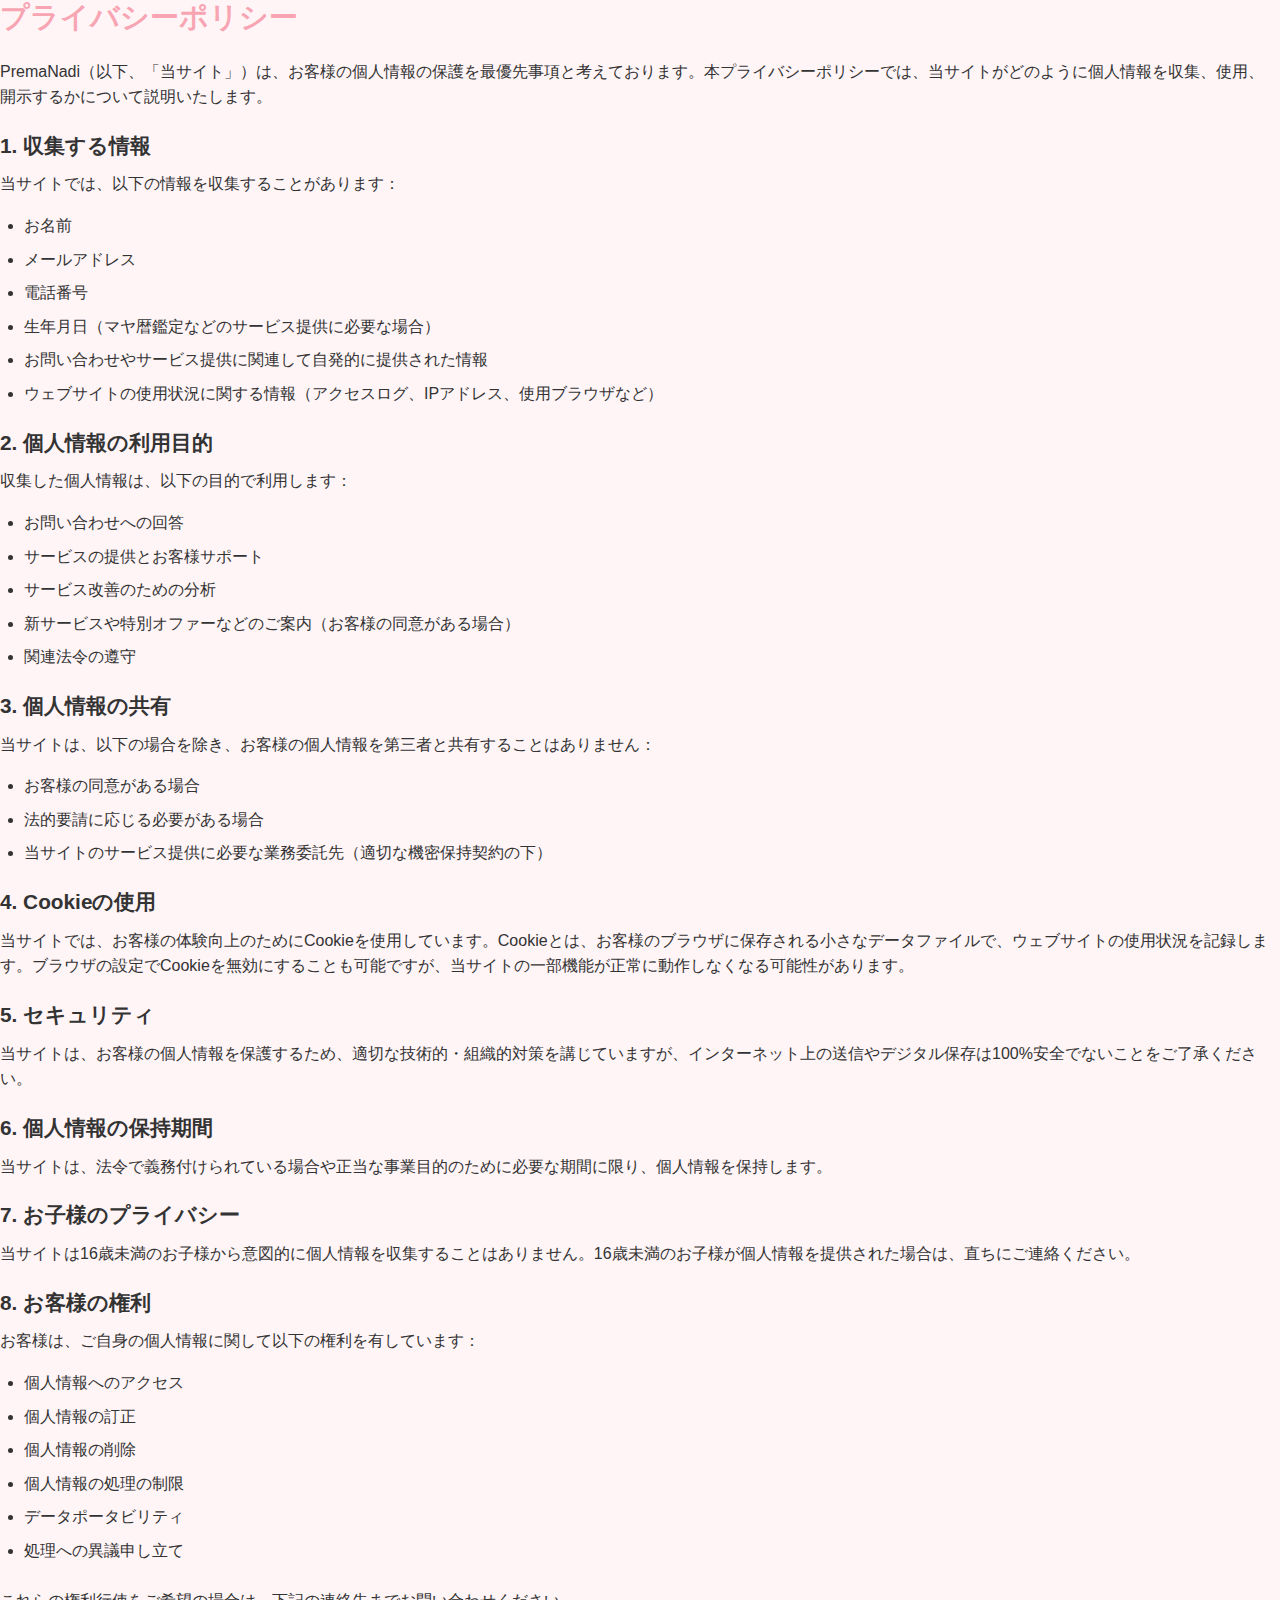
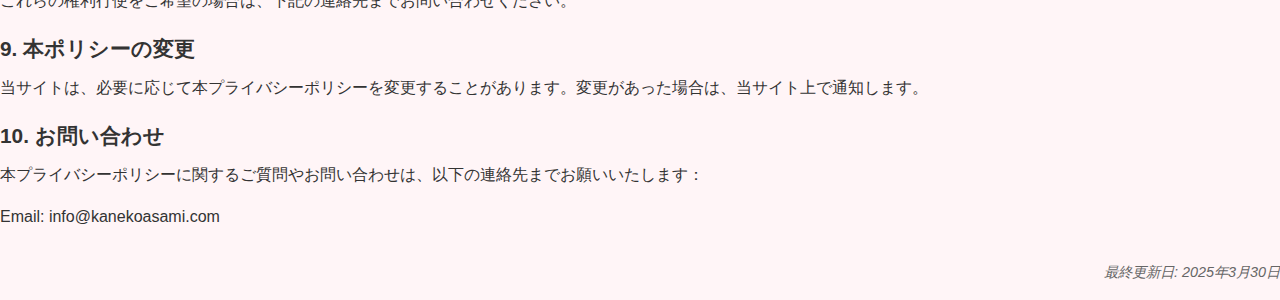
<file: privacy-policy.html>
<!DOCTYPE html>
<html lang="ja">
<head>
  <meta charset="UTF-8">
  <meta name="viewport" content="width=device-width, initial-scale=1.0">
  <title>プライバシーポリシー - PremaNadi</title>
  <link rel="stylesheet" href="styles.css">
</head>
<body>
  <div class="privacy-content">
    <h1>プライバシーポリシー</h1>
    
    <p>PremaNadi（以下、「当サイト」）は、お客様の個人情報の保護を最優先事項と考えております。本プライバシーポリシーでは、当サイトがどのように個人情報を収集、使用、開示するかについて説明いたします。</p>
    
    <h2>1. 収集する情報</h2>
    <p>当サイトでは、以下の情報を収集することがあります：</p>
    <ul>
      <li>お名前</li>
      <li>メールアドレス</li>
      <li>電話番号</li>
      <li>生年月日（マヤ暦鑑定などのサービス提供に必要な場合）</li>
      <li>お問い合わせやサービス提供に関連して自発的に提供された情報</li>
      <li>ウェブサイトの使用状況に関する情報（アクセスログ、IPアドレス、使用ブラウザなど）</li>
    </ul>
    
    <h2>2. 個人情報の利用目的</h2>
    <p>収集した個人情報は、以下の目的で利用します：</p>
    <ul>
      <li>お問い合わせへの回答</li>
      <li>サービスの提供とお客様サポート</li>
      <li>サービス改善のための分析</li>
      <li>新サービスや特別オファーなどのご案内（お客様の同意がある場合）</li>
      <li>関連法令の遵守</li>
    </ul>
    
    <h2>3. 個人情報の共有</h2>
    <p>当サイトは、以下の場合を除き、お客様の個人情報を第三者と共有することはありません：</p>
    <ul>
      <li>お客様の同意がある場合</li>
      <li>法的要請に応じる必要がある場合</li>
      <li>当サイトのサービス提供に必要な業務委託先（適切な機密保持契約の下）</li>
    </ul>
    
    <h2>4. Cookieの使用</h2>
    <p>当サイトでは、お客様の体験向上のためにCookieを使用しています。Cookieとは、お客様のブラウザに保存される小さなデータファイルで、ウェブサイトの使用状況を記録します。ブラウザの設定でCookieを無効にすることも可能ですが、当サイトの一部機能が正常に動作しなくなる可能性があります。</p>
    
    <h2>5. セキュリティ</h2>
    <p>当サイトは、お客様の個人情報を保護するため、適切な技術的・組織的対策を講じていますが、インターネット上の送信やデジタル保存は100%安全でないことをご了承ください。</p>
    
    <h2>6. 個人情報の保持期間</h2>
    <p>当サイトは、法令で義務付けられている場合や正当な事業目的のために必要な期間に限り、個人情報を保持します。</p>
    
    <h2>7. お子様のプライバシー</h2>
    <p>当サイトは16歳未満のお子様から意図的に個人情報を収集することはありません。16歳未満のお子様が個人情報を提供された場合は、直ちにご連絡ください。</p>
    
    <h2>8. お客様の権利</h2>
    <p>お客様は、ご自身の個人情報に関して以下の権利を有しています：</p>
    <ul>
      <li>個人情報へのアクセス</li>
      <li>個人情報の訂正</li>
      <li>個人情報の削除</li>
      <li>個人情報の処理の制限</li>
      <li>データポータビリティ</li>
      <li>処理への異議申し立て</li>
    </ul>
    <p>これらの権利行使をご希望の場合は、下記の連絡先までお問い合わせください。</p>
    
    <h2>9. 本ポリシーの変更</h2>
    <p>当サイトは、必要に応じて本プライバシーポリシーを変更することがあります。変更があった場合は、当サイト上で通知します。</p>
    
    <h2>10. お問い合わせ</h2>
    <p>本プライバシーポリシーに関するご質問やお問い合わせは、以下の連絡先までお願いいたします：</p>
    <p>Email: info@kanekoasami.com</p>
    
    <p class="update-date">最終更新日: 2025年3月30日</p>
  </div>
</body>
</html>
</file>
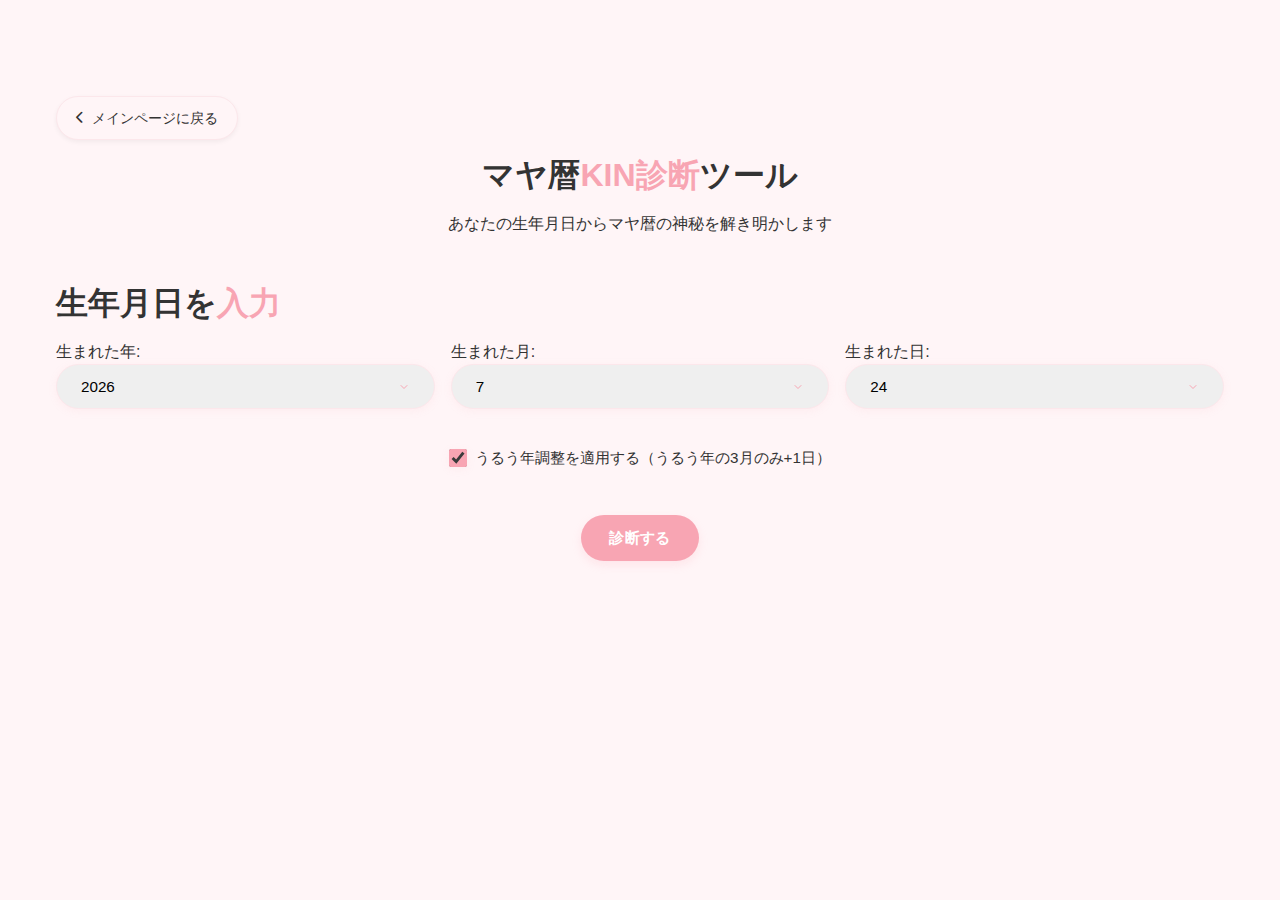
<file: マヤ暦KIN診断/kin-diagnosis.html>
<!DOCTYPE html>
<html lang="ja">
<head>
    <meta charset="UTF-8">
    <meta name="viewport" content="width=device-width, initial-scale=1.0">
    <title>マヤ暦KIN診断ツール | PremaNadi</title>
    <link rel="stylesheet" href="../styles.css">
    <link rel="stylesheet" href="https://cdnjs.cloudflare.com/ajax/libs/font-awesome/6.4.0/css/all.min.css">
    <link rel="icon" href="data:image/svg+xml,<svg xmlns=%22http://www.w3.org/2000/svg%22 viewBox=%220 0 100 100%22><text y=%22.9em%22 font-size=%2290%22>✨</text></svg>">
    <meta name="description" content="あなたの生年月日からマヤ暦の神秘を解き明かす診断ツール | PremaNadi">
    <style>
        /* マヤ暦診断固有のスタイル */
        .highlight {
            color: var(--primary-color);
        }
        
        #result-container {
            display: none;
            margin-top: 2rem;
            background-color: var(--background-color);
            border-radius: var(--card-border-radius);
            padding: 2rem;
            box-shadow: var(--box-shadow);
            position: relative;
            animation: fadeIn 0.8s ease;
        }
        
        @keyframes fadeIn {
            from { opacity: 0; transform: translateY(20px); }
            to { opacity: 1; transform: translateY(0); }
        }
        
        .result-section {
            margin-bottom: 2rem;
            padding-bottom: 2rem;
            border-bottom: 1px solid var(--border-color);
        }
        
        .result-section:last-child {
            margin-bottom: 0;
            padding-bottom: 0;
            border-bottom: none;
        }
        
        .kin-details {
            display: flex;
            flex-wrap: wrap;
            gap: 1.5rem;
            margin-top: 1rem;
        }
        
        .kin-details p {
            margin: 0;
        }
        
        .kin-details i {
            color: var(--primary-color);
            margin-right: 0.5rem;
        }
        
        .checkbox-container {
            margin-top: 1.5rem;
            display: flex;
            align-items: center;
            justify-content: center;
            padding: 0.8rem 1rem;
            background-color: var(--background-light);
            border-radius: 0.5rem;
            max-width: 500px;
            margin-left: auto;
            margin-right: auto;
        }
        
        .checkbox-container input[type="checkbox"] {
            margin-right: 0.5rem;
            width: 18px;
            height: 18px;
            accent-color: var(--primary-color);
        }
        
        .checkbox-container label {
            font-size: 0.95rem;
            color: var(--text-color);
        }
        
        /* 診断結果の2列レイアウト */
        .kin-result-grid {
            display: grid;
            grid-template-columns: 1fr;
            gap: 1rem;
            margin-top: 1.5rem;
        }
        
        .kin-result-item {
            background-color: var(--background-light);
            border-radius: var(--card-border-radius);
            padding: 1rem;
            transition: transform 0.3s ease;
        }
        
        .kin-result-item:hover {
            transform: translateY(-2px);
            box-shadow: var(--box-shadow);
        }
        
        .kin-result-item .label {
            font-weight: 600;
            color: var(--text-color);
            margin-bottom: 0.5rem;
        }
        
        .kin-result-item .value {
            color: var(--primary-color);
            font-weight: 600;
            font-size: 1.2rem;
        }
        
        @media (min-width: 768px) {
            .kin-result-grid {
                grid-template-columns: 1fr 1fr;
            }
        }
        
        #kin-number, #kin-name, #kin-tone, #kin-wave {
            color: var(--primary-color);
            font-weight: 600;
        }
        
        /* 生年月日入力フォームの横並び用スタイル */
        .date-input-container {
            display: flex;
            flex-wrap: wrap;
            gap: 1rem;
            justify-content: space-between;
            align-items: flex-end;
            margin-bottom: 1.5rem;
        }
        
        .date-input-item {
            flex: 1;
            min-width: 120px;
        }
        
        @media (max-width: 768px) {
            .date-input-container {
                flex-direction: column;
                gap: 1rem;
            }
            
            .date-input-item {
                width: 100%;
            }
        }
        
        /* アップセルセクション用スタイル */
        .upsell-section {
            background-color: var(--background-light);
            border-radius: var(--card-border-radius);
            padding: 2rem;
            margin-top: 2rem;
            margin-bottom: 2rem;
            text-align: center;
            border: 1px solid var(--border-color);
            box-shadow: 0 4px 15px rgba(0, 0, 0, 0.05);
        }
        
        .upsell-section h3 {
            color: var(--primary-color);
            margin-bottom: 1rem;
        }
        
        .upsell-description {
            margin-bottom: 1.5rem;
            line-height: 1.6;
        }
        
        .upsell-benefits {
            display: flex;
            flex-wrap: wrap;
            justify-content: center;
            gap: 1rem;
            margin-bottom: 1.5rem;
        }
        
        .upsell-benefit {
            background-color: white;
            padding: 0.8rem 1.2rem;
            border-radius: 0.5rem;
            box-shadow: 0 2px 8px rgba(0, 0, 0, 0.05);
            font-size: 0.9rem;
            min-width: 200px;
        }
        
        .upsell-benefit i {
            color: var(--primary-color);
            margin-right: 0.5rem;
        }
        
        .upsell-recommendation {
            background-color: white;
            padding: 1rem 1.5rem;
            border-radius: 0.5rem;
            margin: 0 auto 1.5rem;
            max-width: 400px;
            text-align: left;
            line-height: 1.8;
            border-left: 3px solid var(--primary-color);
        }
        
        .upsell-recommendation i {
            color: var(--primary-color);
            margin-right: 0.5rem;
        }
        
        .btn-premium {
            background: linear-gradient(135deg, var(--primary-color), var(--secondary-color));
            color: white;
            padding: 0.8rem 1.5rem;
            border-radius: 2rem;
            font-weight: 600;
            border: none;
            cursor: pointer;
            transition: all 0.3s ease;
            font-size: 1rem;
            box-shadow: 0 4px 10px rgba(0, 0, 0, 0.1);
            text-decoration: none;
            display: inline-block;
        }
        
        .btn-premium:hover {
            transform: translateY(-2px);
            box-shadow: 0 6px 15px rgba(0, 0, 0, 0.15);
        }
        
        /* 戻るボタン用スタイル */
        .back-button {
            display: inline-flex;
            align-items: center;
            gap: 0.5rem;
            background-color: var(--background-light);
            color: var(--text-color);
            padding: 0.6rem 1.2rem;
            border-radius: 2rem;
            font-size: 0.9rem;
            text-decoration: none;
            transition: all 0.3s ease;
            border: 1px solid var(--border-color);
            box-shadow: 0 2px 5px rgba(0, 0, 0, 0.05);
            margin: 1rem 0;
        }
        
        .back-button:hover {
            background-color: white;
            box-shadow: 0 4px 8px rgba(0, 0, 0, 0.08);
            transform: translateY(-1px);
        }
        
        .back-button i {
            font-size: 0.8rem;
        }
        
        .text-left {
            text-align: left;
        }
        
        .mt-4 {
            margin-top: 2rem;
        }
    </style>
</head>
<body>
    <div class="container">
        <section class="bg-light">
            <div class="text-left">
                <a href="../index.html" class="back-button"><i class="fas fa-chevron-left"></i> メインページに戻る</a>
            </div>
            
            <div class="section-header text-center">
                <h2>マヤ暦<span class="highlight">KIN診断</span>ツール</h2>
                <p>あなたの生年月日からマヤ暦の神秘を解き明かします</p>
            </div>
            
            <div class="card input-container">
                <h2 class="section-title">生年月日を<span class="highlight">入力</span></h2>
                
                <div class="date-input-container">
                    <div class="date-input-item">
                        <label for="year-select">生まれた年:</label>
                        <select id="year-select" required>
                            <option value="">選択してください</option>
                        </select>
                    </div>
                    
                    <div class="date-input-item">
                        <label for="month-select">生まれた月:</label>
                        <select id="month-select" required>
                            <option value="">選択してください</option>
                        </select>
                    </div>
                    
                    <div class="date-input-item">
                        <label for="day-select">生まれた日:</label>
                        <select id="day-select" required>
                            <option value="">選択してください</option>
                        </select>
                    </div>
                </div>
                
                <div class="checkbox-container">
                    <input type="checkbox" id="leapYearAdjustment" checked>
                    <label for="leapYearAdjustment">うるう年調整を適用する（うるう年の3月のみ+1日）</label>
                </div>
                
                <div class="text-center" style="margin-top: 2rem;">
                    <button id="diagnose-button" class="btn btn-primary" type="button">診断する</button>
                </div>
            </div>
            
            <div id="result-container">
                <div class="result-header text-center">
                    <h2>あなたの<span class="highlight">マヤ暦診断結果</span></h2>
                </div>
                
                <div class="result-section">
                    <div class="kin-result-grid">
                        <div class="kin-result-item">
                            <div class="label">KIN番号</div>
                            <div class="value" id="kin-number"></div>
                        </div>
                        <div class="kin-result-item">
                            <div class="label">銀河の音</div>
                            <div class="value" id="kin-tone"></div>
                        </div>
                        <div class="kin-result-item">
                            <div class="label">太陽の紋章</div>
                            <div class="value" id="kin-name"></div>
                        </div>
                        <div class="kin-result-item">
                            <div class="label">ウェイブスペル</div>
                            <div class="value" id="kin-wave"></div>
                        </div>
                    </div>
                </div>
                
                <div class="upsell-section">
                    <h3>あなたの可能性をさらに深く知りませんか？</h3>
                    <p class="upsell-description">
                        この無料診断はマヤ暦の入り口に過ぎません。<br>
                        あなた本来の才能、使命、人生の流れを読み解く、深遠なマヤ暦の叡智の世界へ。
                    </p>
                    
                    <div class="upsell-benefits">
                        <div class="upsell-benefit">
                            <i class="fas fa-gem"></i> 自分の才能と本質
                        </div>
                        <div class="upsell-benefit">
                            <i class="fas fa-star"></i> 使命と人生の目的
                        </div>
                        <div class="upsell-benefit">
                            <i class="fas fa-lightbulb"></i> エネルギーの流れとアドバイス
                        </div>
                    </div>
                    
                    <p class="upsell-recommendation">
                        <i class="fas fa-check-circle"></i> 本質や才能を知りたい方<br>
                        <i class="fas fa-check-circle"></i> 人生の方向性を見つけたい方におすすめ
                    </p>
                    
                    <a href="../index.html#services" class="btn-premium">マヤ暦鑑定を受ける</a>
                </div>
                
                <div class="text-center mt-4">
                    <a href="../index.html" class="back-button"><i class="fas fa-chevron-left"></i> メインページに戻る</a>
                </div>
            </div>
        </section>
    </div>

    <!-- データファイル -->
    <script src="data/kin-table-1910-1929.js"></script>
    <script src="data/kin-table-1930-1949.js"></script>
    <script src="data/kin-table-1950-1969.js"></script>
    <script src="data/kin-table-1970-1989.js"></script>
    <script src="data/kin-table-1990-2009.js"></script>
    <script src="data/kin-table-2010-2029.js"></script>
    <script src="data/kin-table-2030-2065.js"></script>
    <script src="data/kin-descriptions.js"></script>
    
    <!-- ロジックファイル -->
    <script src="js/maya-calculator.js"></script>
    
    <script>
        // 年の選択肢を生成
        const yearSelect = document.getElementById('year-select');
        const monthSelect = document.getElementById('month-select');
        const daySelect = document.getElementById('day-select');
        
        // 現在の日付を取得（常に実行時の日付を取得）
        function getCurrentDate() {
            const now = new Date();
            return {
                year: now.getFullYear(),
                month: now.getMonth() + 1, // JavaScriptの月は0から始まるため+1
                day: now.getDate()
            };
        }
        
        // 年の選択肢を生成（1910年から2065年まで）
        for (let year = 1910; year <= 2065; year++) {
            const option = document.createElement('option');
            option.value = year;
            option.textContent = year;
            yearSelect.appendChild(option);
        }
        
        // 月の選択肢を生成
        for (let month = 1; month <= 12; month++) {
            const option = document.createElement('option');
            option.value = month;
            option.textContent = month;
            monthSelect.appendChild(option);
        }
        
        // 初期値を当日の日付に設定
        function setCurrentDateAsDefault() {
            const currentDate = getCurrentDate();
            yearSelect.value = currentDate.year;
            monthSelect.value = currentDate.month;
            // 日付の選択肢は updateDays() で設定
            updateDays();
        }
        
        // 日の選択肢を更新する関数
        function updateDays() {
            // 現在選択されている年と月
            const year = parseInt(yearSelect.value);
            const month = parseInt(monthSelect.value);
            
            // 選択されている日を保存
            const selectedDay = daySelect.value ? parseInt(daySelect.value) : null;
            
            // 日の選択肢をクリア
            daySelect.innerHTML = '<option value="">選択してください</option>';
            
            // 月の日数を計算
            let daysInMonth = 31;
            if (month === 4 || month === 6 || month === 9 || month === 11) {
                daysInMonth = 30;
            } else if (month === 2) {
                // うるう年の判定
                daysInMonth = isLeapYear(year) ? 29 : 28;
            }
            
            // 日の選択肢を追加
            for (let day = 1; day <= daysInMonth; day++) {
                const option = document.createElement('option');
                option.value = day;
                option.textContent = day;
                daySelect.appendChild(option);
            }
            
            // 以前選択されていた日が有効なら、その値を保持
            // 初回読み込み時は当日の日付を設定
            if (selectedDay && selectedDay <= daysInMonth) {
                daySelect.value = selectedDay;
            } else if (!selectedDay) {
                // 当日の日付を取得
                const currentDate = getCurrentDate();
                // 選択されている年月が当日と同じなら、当日の日を設定
                if (year === currentDate.year && month === currentDate.month) {
                    daySelect.value = currentDate.day;
                } else {
                    // 選択されている年月が当日と異なる場合は1日を設定
                    daySelect.value = 1;
                }
            }
        }
        
        // 年または月が変更されたら日の選択肢を更新
        yearSelect.addEventListener('change', updateDays);
        monthSelect.addEventListener('change', updateDays);
        
        // 初期表示時に当日の日付を設定
        setCurrentDateAsDefault();
        
        // 診断ボタンのクリックイベントを処理
        document.getElementById('diagnose-button').addEventListener('click', function() {
            const year = parseInt(yearSelect.value);
            const month = parseInt(monthSelect.value);
            const day = parseInt(document.getElementById('day-select').value);
            
            // 入力値の検証
            if (isNaN(year) || isNaN(month) || isNaN(day)) {
                alert('年月日を選択してください');
                return;
            }
            
            // うるう年調整の適用
            const applyLeapYearAdjustment = document.getElementById('leapYearAdjustment').checked;
            
            // KIN番号を計算
            let kinNumber;
            
            // 年月日に対応するKIN番号を取得
            try {
                kinNumber = getKinNumber(year, month, day, applyLeapYearAdjustment);
            } catch (e) {
                alert(e.message);
                return;
            }
            
            // KIN番号が有効な範囲内かチェック
            if (kinNumber < 1 || kinNumber > 260) {
                alert('有効なKIN番号を計算できませんでした');
                return;
            }
            
            // KIN情報を取得
            const kinInfo = getKinInfo(kinNumber);
            
            // 結果を表示
            displayResult(kinInfo);
        });
        
        // うるう年かどうかを判定する関数
        function isLeapYear(year) {
            return (year % 4 === 0 && year % 100 !== 0) || (year % 400 === 0);
        }
        
        // KIN情報の表示形式を整える
        function getKinInfo(kin) {
            // KIN番号に対応する情報を取得
            const kinData = KIN_DESCRIPTIONS[kin];
            
            if (!kinData) {
                return {
                    number: kin,
                    name: '不明',
                    tone: '不明',
                    wavespell: '不明'
                };
            }
            
            return kinData;
        }
        
        // 結果を表示する関数
        function displayResult(kinInfo) {
            // 結果コンテナを表示
            const resultContainer = document.getElementById('result-container');
            resultContainer.style.display = 'block';
            
            // スクロールして結果を表示
            resultContainer.scrollIntoView({ behavior: 'smooth' });
            
            // KIN情報を表示
            document.getElementById('kin-number').textContent = kinInfo.number;
            document.getElementById('kin-name').textContent = kinInfo.name;
            document.getElementById('kin-tone').textContent = kinInfo.tone;
            document.getElementById('kin-wave').textContent = kinInfo.wavespell;
        }
    </script>
</body>
</html>
</file>
<file: styles.css>
/* 基本スタイル */
:root {
  --primary-color: #f8a5b3;
  --primary-dark: #f3899c;
  --primary-light: #fce7eb;
  --secondary-color: #f9bdc7;
  --text-color: #333;
  --text-light: #666;
  --background-color: #fff;
  --background-light: #fff5f7;
  --border-color: #fce7eb;
  --border-radius: 1.5rem;
  --card-border-radius: 1.2rem;
  --box-shadow: 0 8px 20px rgba(248, 165, 179, 0.15);
  --transition: all 0.3s ease;
  --cloud-color-1: rgba(255, 255, 255, 0.8);
  --cloud-color-2: rgba(252, 231, 235, 0.7);
  --cloud-color-3: rgba(255, 245, 247, 0.85);
}

* {
  margin: 0;
  padding: 0;
  box-sizing: border-box;
}

body {
  font-family: 'Helvetica Neue', Arial, sans-serif;
  color: var(--text-color);
  line-height: 1.6;
  background-color: #fff5f7;
}

/* PC専用の改行クラス */
.pc-only {
  display: inline;
}

/* スマホでは改行のみ非表示 */
@media (max-width: 768px) {
  .pc-only br {
    display: none;
  }
}

.container {
  width: 100%;
  max-width: 1200px;
  margin: 0 auto;
  padding: 0 1rem;
}

h1, h2, h3, h4, h5, h6 {
  margin-bottom: 1rem;
  line-height: 1.2;
}

h1 {
  font-size: 2.5rem;
}

h2 {
  font-size: 2rem;
}

h3 {
  font-size: 1.5rem;
}

p {
  margin-bottom: 1rem;
}

a {
  color: var(--primary-color);
  text-decoration: none;
  transition: var(--transition);
}

a:hover {
  color: var(--primary-dark);
}

ul {
  list-style: none;
}

img {
  max-width: 100%;
  height: auto;
}

section {
  position: relative;
  padding: 5rem 0;
  background-color: #ffffff;
}

section.bg-light {
  background-color: #fff5f7;
}

section.bg-gradient {
  background: linear-gradient(135deg, #fff5f7, #ffffff);
}

.text-center {
  text-align: center;
}

.highlight {
  color: var(--primary-color);
}

.hidden {
  display: none;
}

/* スクロールアニメーション用クラス */
.reveal-on-scroll {
  opacity: 0;
  transform: translateY(30px);
  transition: opacity 0.8s ease, transform 0.8s ease;
}

.reveal-on-scroll.revealed {
  opacity: 1;
  transform: translateY(0);
}

/* パララックスセクション */
.parallax-section {
  position: relative;
  background-attachment: fixed;
  background-position: center;
  background-repeat: no-repeat;
  background-size: cover;
  overflow: hidden;
}

/* ボタン */
.btn {
  display: inline-flex;
  align-items: center;
  justify-content: center;
  padding: 0.8rem 1.8rem;
  border-radius: 3rem;
  font-weight: 600;
  cursor: pointer;
  transition: var(--transition);
  text-align: center;
  font-size: 0.95rem;
  letter-spacing: 0.02em;
  box-shadow: 0 4px 10px rgba(248, 165, 179, 0.2);
}

.btn i {
  margin-left: 0.5rem;
}

.btn-primary {
  background: var(--primary-color);
  color: white;
  border: none;
}

.btn-primary:hover {
  background: var(--primary-dark);
  color: white;
  transform: translateY(-2px);
  box-shadow: 0 6px 15px rgba(248, 165, 179, 0.3);
}

.btn-outline {
  background: white;
  color: var(--primary-color);
  border: 1.5px solid var(--primary-color);
}

.btn-outline:hover {
  background-color: var(--primary-light);
  transform: translateY(-2px);
  box-shadow: 0 6px 15px rgba(248, 165, 179, 0.2);
}

.btn-light {
  background-color: white;
  color: var(--primary-color);
  border: none;
}

.btn-light:hover {
  background-color: rgba(255, 255, 255, 0.9);
}

.btn-outline-light {
  background: transparent;
  color: white;
  border: 1px solid white;
}

.btn-outline-light:hover {
  background-color: rgba(255, 255, 255, 0.1);
}

/* ヘッダー */
.header {
  position: fixed;
  top: 0;
  left: 0;
  width: 100%;
  background-color: rgba(255, 255, 255, 0.8);
  backdrop-filter: blur(10px);
  box-shadow: 0 2px 10px rgba(248, 165, 179, 0.1);
  z-index: 1000;
  padding: 0.8rem 0;
}

.header-content {
  display: flex;
  justify-content: space-between;
  align-items: center;
}

.logo {
  display: flex;
  align-items: center;
}

.logo a {
  display: block;
  text-decoration: none;
}

.logo-image {
  height: 40px;
  transition: transform 0.3s ease;
}

.logo:hover .logo-image {
  transform: scale(1.05);
}

.main-nav ul {
  display: flex;
  gap: 1.5rem;
  align-items: center;
}

.main-nav a {
  color: var(--text-color);
  font-weight: 500;
  position: relative;
  padding: 0.5rem 0;
  font-size: 0.95rem;
}

.main-nav a:not(.btn)::after {
  content: '';
  position: absolute;
  width: 0;
  height: 2px;
  bottom: 0;
  left: 0;
  background-color: var(--primary-color);
  transition: width 0.3s ease;
}

.main-nav a:not(.btn):hover::after {
  width: 100%;
}

.main-nav a.btn {
  padding: 0.6rem 1.4rem;
  font-size: 0.9rem;
}

.main-nav a:hover {
  color: var(--primary-dark);
}

.main-nav a.btn:hover {
  color: white;
}

.mobile-menu-btn {
  display: none;
  background: none;
  border: none;
  cursor: pointer;
}

.mobile-menu-btn span {
  display: block;
  width: 25px;
  height: 3px;
  background-color: var(--text-color);
  margin: 5px 0;
  transition: var(--transition);
}

/* ヒーローセクション */
.hero {
  position: relative;
  min-height: 100vh;
  display: flex;
  align-items: center;
  /* background-color: #fff5f7; 背景画像を使用するため削除 */
  padding: 8rem 0 5rem;
  overflow: hidden;
}

.hero::before {
  content: '';
  position: absolute;
  top: 0;
  left: 0;
  width: 100%;
  height: 100%;
  background-color: rgba(255, 255, 255, 0.5);
  z-index: 1;
}

.hero::after {
  display: none; /* 重複を避けるため非表示に */
}

.hero-content {
  max-width: 800px;
  position: relative;
  z-index: 2;
  text-align: center;
  margin: 0 auto;
}

.hero-badge {
  display: inline-block;
  background-color: rgba(248, 165, 179, 0.15);
  color: var(--primary-color);
  font-size: 0.9rem;
  font-weight: 600;
  padding: 0.5rem 1.2rem;
  border-radius: 2rem;
  margin-bottom: 1.5rem;
  border: 1px solid rgba(248, 165, 179, 0.3);
  text-shadow: 0 0 15px #fff, 0 0 20px #fff, 0 0 10px #fff;
}

.hero h1 {
  font-size: 2.5rem;
  line-height: 1.2;
  margin-bottom: 1.5rem;
  color: var(--text-color);
  text-shadow: 0 0 15px #fff, 0 0 25px #fff, 0 0 35px #fff;
}

.hero h1 .highlight {
  font-size: 4.2rem;
  display: block;
  color: var(--primary-color);
  text-shadow: 0 0 15px #fff, 0 0 25px #fff, 0 0 35px #fff;
}

.hero p {
  font-size: 1.1rem;
  margin-bottom: 2rem;
  max-width: 580px;
  color: var(--text-light);
  margin-left: auto;
  margin-right: auto;
  text-shadow: 0 0 12px #fff, 0 0 18px #fff, 0 0 8px #fff;
}

.wish-form {
  margin: 30px auto;
  max-width: 700px;
  background: linear-gradient(135deg, rgba(252, 231, 235, 0.9) 0%, rgba(248, 165, 179, 0.8) 100%);
  padding: 1.2rem;
  border-radius: 3rem;
  box-shadow: 0 8px 20px rgba(248, 165, 179, 0.25);
  margin-bottom: 2rem;
  width: 100%;
}

.wish-form h3 {
  color: #ffffff;
  text-align: center;
  margin-top: 0;
  margin-bottom: 0.5rem;
  font-size: 1.3rem;
  text-shadow: 0 1px 2px rgba(0, 0, 0, 0.1);
}

.wish-form-subtitle {
  text-align: center;
  color: #ffffff;
  margin-bottom: 1.2rem;
  font-size: 0.95rem;
  opacity: 0.9;
}

.input-group {
  display: flex;
  width: 100%;
}

.input-wrapper {
  position: relative;
  flex: 1;
}

.input-group input {
  width: 100%;
  border: none;
  border-radius: 2.5rem;
  padding: 1rem 1.5rem;
  font-size: 1rem;
  background-color: rgba(255, 255, 255, 0.9);
  box-shadow: 0 4px 10px rgba(248, 165, 179, 0.2);
}

.input-group input::placeholder {
  opacity: 0;
}

.typewriter-placeholder {
  position: absolute;
  left: 1.5rem;
  top: 50%;
  transform: translateY(-50%);
  font-size: 1rem;
  color: #777;
  pointer-events: none;
  z-index: 1;
}

/* タイプライタアニメーション用スタイル */
.typewriter-text {
  display: inline-block;
  overflow: hidden;
  white-space: nowrap;
  border-right: 2px solid var(--primary-color);
  animation: blink-caret 0.75s step-end infinite;
  text-align: left;
}

@keyframes blink-caret {
  from, to { border-color: transparent }
  50% { border-color: var(--primary-color) }
}

.input-group input:focus {
  outline: none;
}

.input-group .btn {
  margin-left: 0.5rem;
  white-space: nowrap;
  width: 50px;
  height: 50px;
  border-radius: 50%;
  display: flex;
  align-items: center;
  justify-content: center;
  padding: 0;
  position: relative;
}

.input-group .btn i {
  font-size: 1.2rem;
  position: absolute;
  top: 50%;
  left: 50%;
  transform: translate(-50%, -50%);
  margin: 0;
  padding: 0;
  width: auto;
  height: auto;
  display: block;
  line-height: 1;
}

.hero-buttons {
  display: flex;
  gap: 15px;
  margin-top: 25px;
  justify-content: center;
}

@media (max-width: 768px) {
  .hero {
    padding: 7rem 0 4rem;
  }
  
  .hero h1 {
    font-size: 2.2rem;
  }
  
  .hero h1 .highlight {
    font-size: 2.6rem;
  }
  
  .hero p {
    font-size: 1rem;
  }
  
  .wish-form {
    padding: 1rem;
  }
  
  .wish-form h3 {
    font-size: 1.1rem;
  }
  
  .wish-form-subtitle {
    font-size: 0.85rem;
    margin-bottom: 1rem;
  }
  
  .input-group {
    flex-direction: row;
    align-items: center;
  }
  
  .input-wrapper {
    width: calc(100% - 55px);
  }
  
  .input-group input {
    padding: 0.8rem 1.2rem;
    font-size: 0.9rem;
  }
  
  .typewriter-placeholder {
    font-size: 0.9rem;
    left: 1.2rem;
  }
  
  .input-group .btn {
    margin-left: 0.5rem;
    width: 45px;
    height: 45px;
    flex-shrink: 0;
  }
  
  .hero-buttons {
    flex-direction: column;
  }
  
  .section-header h2,
  .testimonials h2,
  .features h2,
  .popular-services h2,
  .cta h2 {
    font-size: 1.8rem;
  }
  
  .section-header p,
  .cta p {
    font-size: 0.95rem;
  }
  
  .feature-card {
    padding: 1.8rem;
  }
  
  .feature-card h3 {
    font-size: 1.3rem;
  }
  
  .feature-card p {
    font-size: 0.9rem;
  }
  
  .service-card h3 {
    font-size: 1.3rem;
  }
  
  .service-card p {
    font-size: 0.9rem;
  }
  
  .featured-text h2 {
    font-size: 1.8rem;
  }
  
  .featured-text p {
    font-size: 0.95rem;
  }
  
  .feature-list li strong {
    font-size: 1rem;
  }
  
  .feature-list li p {
    font-size: 0.9rem;
  }
  
  .about-content h2 {
    font-size: 1.8rem;
  }
  
  .about-content p {
    font-size: 0.95rem;
  }
  
  .faq-question h3 {
    font-size: 1rem;
  }
  
  .modal-title {
    font-size: 1.5rem;
  }
  
  .modal-description {
    font-size: 0.95rem;
  }
  
  .modal-section h3 {
    font-size: 1.2rem;
  }
  
  .content-list li {
    font-size: 0.9rem;
  }
}

@media (max-width: 576px) {
  section {
    padding: 3rem 0;
  }
  
  .hero {
    padding: 6rem 0 3rem;
  }
  
  h1 {
    font-size: 1.8rem;
  }
  
  h2 {
    font-size: 1.5rem;
  }
  
  h3 {
    font-size: 1.3rem;
  }
  
  p {
    font-size: 0.9rem;
  }
  
  .hero h1 {
    font-size: 1.8rem;
  }
  
  .hero h1 .highlight {
    font-size: 2.2rem;
  }
  
  .hero p {
    font-size: 0.9rem;
  }
  
  .wish-form h3 {
    font-size: 1rem;
  }
  
  .wish-form-subtitle {
    font-size: 0.7rem;
    margin-bottom: 0.8rem;
    line-height: 1;
  }
  
  .input-group input {
    padding: 0.7rem 1rem;
    font-size: 0.85rem;
  }
  
  .typewriter-placeholder {
    font-size: 0.85rem;
    left: 1rem;
  }
  
  .input-group .btn {
    width: 40px;
    height: 40px;
  }
  
  .input-group .btn i {
    font-size: 1rem;
  }
  
  .btn {
    padding: 0.7rem 1.5rem;
    font-size: 0.9rem;
  }
  
  .section-header h2,
  .testimonials h2,
  .features h2,
  .popular-services h2,
  .blog h2,
  .faq h2,
  .cta h2 {
    font-size: 1.5rem;
  }
  
  .feature-card {
    padding: 1.5rem;
  }
  
  .feature-card h3 {
    font-size: 1.2rem;
  }
  
  .modal-content {
    border-radius: 1.2rem;
  }
  
  .modal-header {
    padding: 1.8rem 1.5rem 1.2rem;
  }
  
  .modal-title {
    font-size: 1.4rem;
  }
  
  .modal-body {
    padding: 1.5rem;
  }
  
  .suggestion-title {
    font-size: 1.1rem;
  }
  
  .suggestion-description {
    font-size: 0.9rem;
  }
  
  .back-to-top {
    bottom: 1rem;
    right: 1rem;
    width: 2.5rem;
    height: 2.5rem;
  }
  
  .faq-question h3 {
    font-size: 0.95rem;
  }
  
  .testimonials-slider {
    padding-left: 1rem;
  }
  
  .testimonial-card {
    width: 280px;
    padding: 1.2rem;
  }
  
  .testimonial-card h3 {
    font-size: 1.1rem;
  }
  
  .testimonial-card p {
    font-size: 0.85rem;
  }
  
  /* あなたに最適なサービスを見つけるセクション */
  .tab-item {
    padding: 0.7rem 1rem;
    font-size: 0.9rem;
  }
  
  .service-item a {
    padding: 0.8rem;
  }
  
  .service-item-title {
    font-size: 0.9rem;
  }
  
  .service-item-arrow {
    width: 24px;
    height: 24px;
  }
}

.hero-image {
  position: absolute;
  top: 0;
  right: 0;
  width: 50%;
  height: 100%;
  z-index: 1;
}

.hero-image img {
  width: 100%;
  height: 100%;
  object-fit: cover;
  object-position: top center;
  border-radius: 0 0 0 3rem;
}

.floral-decoration {
  display: none;
}

@media (max-width: 992px) {
  .hero {
    padding: 6rem 0 3rem;
  }

  .hero h1 {
    font-size: 2.8rem;
  }

  .hero-image {
    width: 45%;
  }
}

@media (max-width: 768px) {
  .hero {
    padding: 7rem 0 4rem;
  }

  .hero-content {
    max-width: 100%;
    margin: 0 auto;
  }

  .hero h1 {
    font-size: 2.2rem;
  }

  .hero h1 .highlight {
    font-size: 2.6rem;
  }

  .hero p {
    font-size: 1rem;
  }

  .hero-buttons {
    justify-content: center;
  }

  .hero-image {
    display: none;
  }
}

/* 波形のセクション区切り */
.wave-divider {
  position: absolute;
  bottom: 0;
  left: 0;
  width: 100%;
  overflow: hidden;
  line-height: 0;
}

.wave-divider svg {
  position: relative;
  display: block;
  width: calc(100% + 1.3px);
  height: 80px;
}

.wave-divider.top {
  top: 0;
  bottom: auto;
  transform: rotate(180deg);
}

.wave-divider .shape-fill {
  fill: #FFFFFF;
}

.bg-light .wave-divider .shape-fill {
  fill: #fff5f7;
}

/* 丸い装飾要素 */
.circle-decoration {
  position: absolute;
  border-radius: 50%;
  background-color: var(--primary-light);
  opacity: 0.3;
  z-index: 0;
}

.circle-decoration.top-right {
  top: -50px;
  right: -50px;
  width: 200px;
  height: 200px;
}

.circle-decoration.bottom-left {
  bottom: -70px;
  left: -70px;
  width: 300px;
  height: 300px;
}

.circle-decoration.middle-center {
  top: 50%;
  left: 50%;
  transform: translate(-50%, -50%);
  width: 400px;
  height: 400px;
  opacity: 0.1;
}
/* 曲線のセクション区切り */
.curve-divider {
  position: absolute;
  bottom: 0;
  left: 0;
  width: 100%;
  overflow: hidden;
  line-height: 0;
}

.curve-divider svg {
  position: relative;
  display: block;
  width: calc(100% + 1.3px);
  height: 60px;
}

.curve-divider.top {
  top: 0;
  bottom: auto;
  transform: rotate(180deg);
}

.curve-divider .shape-fill {
  fill: #FFFFFF;
}

.bg-light .curve-divider .shape-fill {
  fill: #fff5f7;
}

/* 丸みを帯びた角 */
.rounded-section {
  border-radius: 3rem;
  overflow: hidden;
  box-shadow: var(--box-shadow);
  margin: 2rem 0;
  background-color: white;
  border: 1.5px solid var(--primary-light);
}

.rounded-section-header {
  background-color: var(--primary-light);
  padding: 2rem;
  color: var(--primary-color);
}

.rounded-section-body {
  padding: 2rem;
}

/* ヒーローセクションの波形アニメーション */
.hero .wave-animation {
  position: absolute;
  bottom: 0;
  left: 0;
  width: 100%;
  height: 150px;
  overflow: hidden;
}

.hero .wave {
  position: absolute;
  bottom: 0;
  left: 0;
  width: 200%;
  height: 100%;
  background: url('data:image/svg+xml,<svg xmlns="http://www.w3.org/2000/svg" viewBox="0 0 1440 320"><path fill="%23ffffff" fill-opacity="1" d="M0,224L48,213.3C96,203,192,181,288,181.3C384,181,480,203,576,192C672,181,768,139,864,144C960,149,1056,203,1152,218.7C1248,235,1344,213,1392,202.7L1440,192L1440,320L1392,320C1344,320,1248,320,1152,320C1056,320,960,320,864,320C768,320,672,320,576,320C480,320,384,320,288,320C192,320,96,320,48,320L0,320Z"></path></svg>') repeat-x;
  background-size: 1440px 100%;
  animation: wave-animation 20s linear infinite;
}

.hero .wave:nth-child(2) {
  bottom: 0;
  opacity: 0.5;
  animation: wave-animation 15s linear infinite;
  animation-delay: -5s;
}

.hero .wave:nth-child(3) {
  bottom: 0;
  opacity: 0.2;
  animation: wave-animation 30s linear infinite;
  animation-delay: -10s;
}

@keyframes wave-animation {
  0% {
    transform: translateX(0);
  }
  100% {
    transform: translateX(-50%);
  }
}

/* 自己実現プログラム特集セクション */
.featured {
  background-color: white;
  padding: 4rem 0;
}

.featured-content {
  display: grid;
  grid-template-columns: 1fr 1fr;
  gap: 3rem;
  align-items: center;
}

.badge {
  display: inline-block;
  padding: 0.25rem 0.75rem;
  background-color: var(--primary-light);
  color: var(--primary-color);
  border-radius: 1rem;
  font-size: 0.875rem;
  font-weight: 600;
  margin-bottom: 1rem;
}

.feature-list {
  margin: 2rem 0;
}

.feature-list li {
  display: flex;
  margin-bottom: 1.5rem;
  border: 1.5px solid var(--primary-light);
  border-radius: 1rem;
  padding: 1rem;
  background-color: white;
  box-shadow: 0 3px 10px rgba(248, 165, 179, 0.08);
  transition: var(--transition);
}

.feature-list li:hover {
  transform: translateY(-3px);
  box-shadow: 0 8px 15px rgba(248, 165, 179, 0.15);
  border-color: var(--primary-color);
}

.feature-list i {
  color: var(--primary-color);
  margin-right: 1rem;
  margin-top: 0.25rem;
}

.feature-list strong {
  display: block;
  margin-bottom: 0.25rem;
}

.featured-buttons {
  display: flex;
  gap: 1rem;
}

.featured-image {
  position: relative;
  border-radius: var(--border-radius);
  overflow: hidden;
  box-shadow: var(--box-shadow);
}

.featured-image::before {
  content: '';
  position: absolute;
  top: -20px;
  left: -20px;
  right: -20px;
  bottom: -20px;
  background: linear-gradient(to right, var(--primary-color), var(--secondary-color));
  border-radius: calc(var(--border-radius) + 20px);
  z-index: -1;
  opacity: 0.2;
  filter: blur(20px);
}

/* 特徴セクション */
.features {
  background: linear-gradient(to bottom, white, var(--background-light));
  padding: 4rem 0;
}

.features h2 {
  text-align: center;
  margin-bottom: 3rem;
}

.features-grid {
  display: grid;
  grid-template-columns: repeat(auto-fit, minmax(300px, 1fr));
  gap: 2rem;
}

.feature-card {
  background-color: white;
  border-radius: var(--card-border-radius);
  padding: 2.2rem;
  text-align: center;
  box-shadow: var(--box-shadow);
  transition: var(--transition);
  border: 1.5px solid var(--primary-light);
  overflow: hidden;
}

.feature-card:hover {
  transform: translateY(-5px);
  box-shadow: 0 12px 25px rgba(248, 165, 179, 0.2);
}

.feature-image {
  border-radius: var(--card-border-radius);
  margin-bottom: 2rem;
}

.feature-image img {
  width: 100%;
  height: 100%;
  object-fit: cover;
  transition: transform 0.3s ease;
}

.feature-card:hover .feature-image img {
  transform: scale(1.05);
}

.feature-icon {
  width: 4.5rem;
  height: 4.5rem;
  background-color: var(--primary-light);
  border-radius: 50%;
  display: flex;
  align-items: center;
  justify-content: center;
  margin: 0 auto 1.2rem;
  position: relative;
  margin-top: -3rem;
  z-index: 1;
  border: 5px solid white;
  box-shadow: 0 5px 15px rgba(248, 165, 179, 0.15);
}

.feature-icon i {
  font-size: 1.5rem;
  color: var(--primary-color);
}

/* サービスマップセクション */
.services {
  background-color: #f9f7f5;
  padding: 80px 0;
  position: relative;
  overflow: hidden;
}

.section-header {
  text-align: center;
  max-width: 800px;
  margin: 0 auto 3rem;
}

.section-header h2 {
  margin-bottom: 1rem;
  color: var(--text-color);
}

.section-header .highlight {
  color: var(--primary-color);
  font-weight: 700;
}

.service-map {
  background-color: white;
  border-radius: var(--border-radius);
  padding: 2.5rem;
  box-shadow: var(--box-shadow);
  display: grid;
  grid-template-columns: repeat(auto-fit, minmax(250px, 1fr));
  gap: 2rem;
  border: 1.5px solid var(--primary-light);
  background-image: radial-gradient(circle at 20% 20%, rgba(252, 231, 235, 0.4) 0%, rgba(255, 255, 255, 0) 50%);
}

.service-category h3 {
  margin-bottom: 1rem;
  color: var(--primary-color);
  font-size: 1.25rem;
}

.service-category ul li {
  margin-bottom: 0.5rem;
}

.service-category a {
  color: var(--text-color);
  transition: var(--transition);
}

.service-category a:hover {
  color: var(--primary-color);
}

.service-link {
  padding: 0.5rem 1rem;
  border-radius: 2rem;
  transition: var(--transition);
  display: inline-block;
}

.service-link:hover {
  background-color: var(--primary-light);
  color: var(--primary-dark);
}

.service-item-arrow i {
  color: #e74c3c;
  font-size: 1.2rem;
  transition: transform 0.3s ease;
}

.service-link:hover .service-item-arrow i {
  transform: translateX(5px);
}

/* 人気サービスハイライト */
.popular-services {
  padding: 6rem 0;
  background-color: var(--background-light);
  position: relative;
  overflow: hidden;
}

.popular-services h2 {
  text-align: center;
  margin-bottom: 3rem;
  position: relative;
}

.services-grid {
  display: grid;
  grid-template-columns: repeat(auto-fit, minmax(320px, 1fr));
  gap: 2rem;
  margin-bottom: 3rem;
}

.service-card {
  background-color: white;
  border-radius: var(--card-border-radius);
  box-shadow: var(--box-shadow);
  overflow: hidden;
  transition: var(--transition);
  transform: translateY(0);
  height: 100%;
  display: flex;
  flex-direction: column;
  border: 1px solid transparent;
}

.service-card:hover {
  transform: translateY(-10px);
  box-shadow: 0 15px 30px rgba(248, 165, 179, 0.2);
  border-color: var(--primary-light);
}

.service-card.featured {
  border: 2px solid var(--primary-color);
  position: relative;
}

.service-card.featured::before {
  content: '人気No.1';
  position: absolute;
  top: 1rem;
  right: -2rem;
  background: var(--primary-color);
  color: white;
  padding: 0.3rem 2rem;
  font-size: 0.8rem;
  font-weight: 600;
  transform: rotate(45deg);
  z-index: 1;
}

.service-card.featured:hover {
  border-color: var(--primary-dark);
}

.service-header {
  padding: 1.5rem;
  border-bottom: 1px solid var(--border-color);
  background: linear-gradient(135deg, var(--primary-light) 0%, rgba(255,255,255,0) 100%);
}

.service-category {
  display: inline-block;
  background-color: var(--primary-light);
  color: var(--primary-dark);
  padding: 0.3rem 0.8rem;
  border-radius: 1rem;
  font-size: 0.8rem;
  margin-bottom: 0.8rem;
  font-weight: 600;
}

.service-price {
  font-weight: 700;
  color: var(--primary-dark);
  margin-top: 0.5rem;
  font-size: 1.1rem;
}

.service-body {
  padding: 1.5rem;
  display: flex;
  flex-direction: column;
  flex-grow: 1;
  justify-content: space-between;
}

.service-image {
  border-radius: var(--border-radius);
  overflow: hidden;
  margin-bottom: 1rem;
  aspect-ratio: 16/9;
}

.service-image img {
  width: 100%;
  height: 100%;
  object-fit: cover;
  transition: transform 0.6s ease;
}

.service-card:hover .service-image img {
  transform: scale(1.05);
}

.service-features {
  margin: 1rem 0;
}

.service-features li {
  padding: 0.3rem 0;
  position: relative;
  padding-left: 1.5rem;
}

.service-features li::before {
  content: '✓';
  color: var(--primary-color);
  position: absolute;
  left: 0;
  font-weight: bold;
}

.service-body .btn {
  margin-top: 1.5rem;
  align-self: flex-start;
}

/* 金子あさみについて */
.about {
  background: linear-gradient(to bottom, white, var(--background-light));
  padding: 4rem 0;
}

.about-content {
  display: grid;
  grid-template-columns: 1fr 1fr;
  gap: 3rem;
  align-items: center;
}

.credentials {
  margin: 1.5rem 0;
}

.credentials li {
  display: flex;
  align-items: center;
  margin-bottom: 0.5rem;
}

.credentials i {
  color: var(--primary-color);
  margin-right: 0.5rem;
}

.about-image {
  border-radius: var(--border-radius);
  overflow: hidden;
  box-shadow: var(--box-shadow);
}

/* お客様の声 */
.testimonials {
  background-color: white;
  padding: 6rem 0;
  position: relative;
  overflow: hidden;
}

.testimonials h2 {
  text-align: center;
  margin-bottom: 3rem;
}

.testimonials-carousel {
  width: 100%;
  position: relative;
  overflow: hidden;
}

.testimonials-slider {
  display: flex;
  gap: 2rem;
  position: relative;
  animation: testimonial-scroll 60s linear infinite;
  width: fit-content;
}

.testimonials-slider:hover {
  animation-play-state: paused;
}

@keyframes testimonial-scroll {
  0% {
    transform: translateX(0);
  }
  100% {
    transform: translateX(-50%);
  }
}

.testimonial-card {
  background-color: var(--background-light);
  border-radius: var(--card-border-radius);
  padding: 1.5rem;
  width: 320px;
  flex-shrink: 0;
  box-shadow: var(--box-shadow);
  transition: var(--transition);
  transform: translateY(0);
  border: 1px solid transparent;
}

.testimonial-card:hover {
  transform: translateY(-5px);
  box-shadow: 0 12px 25px rgba(248, 165, 179, 0.2);
  border-color: var(--primary-color);
}

.testimonial-card.featured {
  border: 1px solid transparent;
}

.testimonial-image {
  width: 80px;
  height: 80px;
  border-radius: 50%;
  overflow: hidden;
  margin: 0 auto 1rem;
  border: 3px solid var(--primary-light);
}

.testimonial-image img {
  width: 100%;
  height: 100%;
  object-fit: cover;
}

.testimonial-header {
  display: flex;
  justify-content: space-between;
  align-items: flex-start;
  margin-bottom: 1rem;
}

.testimonial-info h3 {
  margin-bottom: 0.2rem;
}

.testimonial-info p {
  color: var(--text-light);
  font-size: 0.9rem;
}

.testimonial-rating {
  display: none;
  color: gold;
}

/* 最新ブログ記事 */
.blog {
  background-color: white;
  padding: 4rem 0;
}

.section-header-with-link {
  display: flex;
  justify-content: space-between;
  align-items: center;
  margin-bottom: 3rem;
}

.view-all {
  display: flex;
  align-items: center;
}

.view-all i {
  margin-left: 0.5rem;
}

.blog-grid {
  display: grid;
  grid-template-columns: repeat(auto-fit, minmax(300px, 1fr));
  gap: 2rem;
}

.blog-card {
  background: white;
  border-radius: var(--card-border-radius);
  overflow: hidden;
  box-shadow: var(--box-shadow);
  transition: var(--transition);
  border: 1px solid var(--border-color);
}

.blog-card:hover {
  transform: translateY(-5px);
  box-shadow: 0 15px 30px rgba(248, 165, 179, 0.2);
}

.blog-image {
  height: 200px;
  overflow: hidden;
}

.blog-image img {
  width: 100%;
  height: 100%;
  object-fit: cover;
  transition: transform 0.5s ease;
}

.blog-card:hover .blog-image img {
  transform: scale(1.05);
}

.blog-content {
  padding: 1.5rem;
}

.blog-meta {
  font-size: 0.85rem;
  color: var(--text-light);
  margin-bottom: 0.8rem;
}

.blog-meta span {
  margin-right: 1rem;
}

.blog-meta .blog-category {
  background: var(--primary-light);
  color: var(--primary-color);
  padding: 0.2rem 0.6rem;
  border-radius: 1rem;
  font-weight: 500;
}

.blog-content h3 {
  font-size: 1.3rem;
  margin-bottom: 0.8rem;
}

.blog-content h3 a {
  color: var(--text-color);
}

.blog-content h3 a:hover {
  color: var(--primary-color);
}

.blog-content p {
  color: var(--text-light);
  margin-bottom: 1.2rem;
  line-height: 1.6;
}

.read-more {
  font-weight: 600;
  color: var(--primary-color);
}

.read-more i {
  margin-left: 0.3rem;
  transition: transform 0.3s ease;
}

.read-more:hover i {
  transform: translateX(3px);
}

.no-posts-message {
  text-align: center;
  padding: 3rem;
  color: var(--text-light);
  background-color: var(--background-light);
  border-radius: var(--card-border-radius);
}

/* よくある質問 */
.faq {
  background-color: var(--background-light);
  padding: 6rem 0;
}

.faq h2 {
  text-align: center;
  margin-bottom: 3rem;
}

.faq-container {
  max-width: 800px;
  margin: 0 auto;
}

.faq-item {
  background-color: white;
  margin-bottom: 1rem;
  border-radius: var(--border-radius);
  box-shadow: var(--box-shadow);
  overflow: hidden;
  border: 1px solid transparent;
  transition: var(--transition);
}

.faq-item:hover {
  border-color: var(--primary-light);
}

.faq-question {
  padding: 1.5rem;
  cursor: pointer;
  position: relative;
  display: flex;
  justify-content: space-between;
  align-items: center;
}

.faq-question h3 {
  margin: 0;
  font-size: 1.1rem;
  padding-right: 2rem;
}

.faq-toggle {
  position: absolute;
  right: 1.5rem;
  top: 50%;
  transform: translateY(-50%);
  color: var(--primary-color);
  font-size: 1.2rem;
  width: 1.5rem;
  height: 1.5rem;
  display: flex;
  align-items: center;
  justify-content: center;
}

.faq-answer {
  max-height: 0;
  overflow: hidden;
  transition: max-height 0.3s ease, padding 0.3s ease;
  padding: 0 1.5rem;
}

.faq-item.active .faq-toggle i {
  transform: rotate(45deg);
}

.faq-item.active .faq-answer {
  max-height: 500px;
  padding: 0 1.5rem 1.5rem;
}

/* CTA */
.cta {
  background: linear-gradient(45deg, var(--primary-color), var(--secondary-color));
  color: white;
  padding: 5rem 0;
  text-align: center;
  position: relative;
  overflow: hidden;
}

.cta::before {
  content: '';
  position: absolute;
  top: -100px;
  left: -100px;
  width: 200px;
  height: 200px;
  border-radius: 50%;
  background-color: rgba(255, 255, 255, 0.1);
}

.cta::after {
  content: '';
  position: absolute;
  bottom: -100px;
  right: -100px;
  width: 300px;
  height: 300px;
  border-radius: 50%;
  background-color: rgba(255, 255, 255, 0.1);
}

.cta h2 {
  font-size: 2.5rem;
  margin-bottom: 1rem;
}

.cta p {
  font-size: 1.25rem;
  margin-bottom: 2rem;
  max-width: 800px;
  margin-left: auto;
  margin-right: auto;
}

.cta-buttons {
  display: flex;
  justify-content: center;
  gap: 1rem;
}

/* フッター */
.footer {
  background-color: #fff5f7;
  color: #333;
  padding: 4rem 0 2rem;
}

.footer-content {
  display: grid;
  grid-template-columns: repeat(auto-fit, minmax(200px, 1fr));
  gap: 2rem;
  margin-bottom: 2rem;
}

.footer-about h3 {
  font-size: 1.5rem;
  font-weight: 700;
  margin-bottom: 0.5rem;
}

.footer-about h3 a {
  color: var(--light-color);
  text-decoration: none;
  transition: color 0.3s ease;
}

.footer-about h3 a:hover {
  color: var(--primary-color);
}

.footer-tagline {
  color: #666;
}

.footer-links h4 {
  margin-bottom: 1rem;
  color: var(--primary-color);
}

.footer-links ul li {
  margin-bottom: 0.5rem;
}

.footer-links a {
  color: #666;
  transition: var(--transition);
}

.footer-links a:hover {
  color: var(--primary-color);
}

.social-icons {
  display: flex;
  gap: 1rem;
}

.social-icons a {
  display: flex;
  align-items: center;
  justify-content: center;
  width: 2.5rem;
  height: 2.5rem;
  background-color: var(--primary-light);
  border-radius: 50%;
  color: var(--primary-color);
  transition: var(--transition);
}

.social-icons a:hover {
  background-color: var(--primary-color);
  color: white;
}

.footer-bottom {
  text-align: center;
  padding-top: 2rem;
  border-top: 1px solid var(--primary-light);
  color: #666;
}

/* レスポンシブデザイン */
@media (max-width: 1200px) {
  .container {
    padding: 0 2rem;
  }
}

@media (max-width: 992px) {
  .featured-content,
  .about-content,
  .subscription-content {
    flex-direction: column;
    gap: 3rem;
  }
  
  .featured-image,
  .about-image,
  .subscription-image {
    max-width: 100%;
  }
  
  .hero h1 {
    font-size: 2.2rem;
  }
  
  .services-grid {
    grid-template-columns: repeat(auto-fit, minmax(280px, 1fr));
  }
  
  .blog-grid {
    grid-template-columns: repeat(auto-fit, minmax(300px, 1fr));
  }
}

@media (max-width: 768px) {
  .main-nav {
    position: fixed;
    top: 80px;
    left: 0;
    width: 100%;
    height: 0;
    background-color: white;
    overflow: hidden;
    transition: height 0.3s ease;
    z-index: 999;
    box-shadow: 0 5px 10px rgba(0,0,0,0.1);
  }
  
  .main-nav.active {
    height: auto;
  }
  
  .main-nav ul {
    flex-direction: column;
    padding: 1.5rem;
    gap: 1.2rem;
    align-items: flex-start;
  }
  
  .main-nav a.btn {
    width: 100%;
    text-align: center;
  }
  
  .mobile-menu-btn {
    display: flex !important;
    flex-direction: column;
    justify-content: center;
    align-items: center;
    width: 30px;
    height: 30px;
    cursor: pointer;
    z-index: 1001;
  }
  
  .mobile-menu-btn span {
    display: block;
    width: 25px;
    height: 3px;
    background-color: var(--text-color);
    margin: 3px 0;
    transition: var(--transition);
  }
  
  .mobile-menu-btn.active span:nth-child(1) {
    transform: rotate(45deg) translate(5px, 5px);
  }
  
  .mobile-menu-btn.active span:nth-child(2) {
    opacity: 0;
  }
  
  .mobile-menu-btn.active span:nth-child(3) {
    transform: rotate(-45deg) translate(5px, -5px);
  }
  
  .hero {
    padding: 7rem 0 4rem;
  }
  
  .hero h1 {
    font-size: 2.2rem;
  }
  
  .hero h1 .highlight {
    font-size: 2.6rem;
  }
  
  .hero p {
    font-size: 1rem;
  }
  
  .wish-form {
    padding: 1rem;
  }
  
  .wish-form h3 {
    font-size: 1.1rem;
  }
  
  .wish-form-subtitle {
    font-size: 0.75rem;
    margin-bottom: 1rem;
  }
  
  .input-group {
    flex-direction: row;
    align-items: center;
  }
  
  .input-wrapper {
    width: calc(100% - 55px);
  }
  
  .input-group input {
    padding: 0.8rem 1.2rem;
    font-size: 0.9rem;
  }
  
  .typewriter-placeholder {
    font-size: 0.9rem;
    left: 1.2rem;
  }
  
  .input-group .btn {
    margin-left: 0.5rem;
    width: 45px;
    height: 45px;
    flex-shrink: 0;
  }
  
  .hero-buttons {
    flex-direction: column;
  }
  
  /* 未来創造プロジェクトセクション */
  .featured-content {
    grid-template-columns: 1fr;
    gap: 2rem;
  }
  
  .featured-text {
    order: 2;
  }
  
  .featured-image {
    order: 1;
    max-width: 100%;
    margin: 0 auto;
  }
  
  .featured-buttons {
    flex-direction: column;
    width: 100%;
  }
  
  .featured-buttons .btn {
    width: 100%;
    margin-bottom: 0.5rem;
  }
  
  /* サービスマップセクション */
  .service-map {
    grid-template-columns: 1fr;
    gap: 1.5rem;
    padding: 1.5rem;
  }
  
  .service-category {
    padding-bottom: 1.5rem;
    border-bottom: 1px solid var(--primary-light);
  }
  
  .service-category:last-child {
    border-bottom: none;
    padding-bottom: 0;
  }
  
  /* 金子あさみについてセクション */
  .about-content {
    grid-template-columns: 1fr;
    gap: 2rem;
  }
  
  .about-text {
    order: 2;
  }
  
  .about-image {
    order: 1;
    max-width: 100%;
    margin: 0 auto;
  }
  
  /* 金子あさみとシンクロサロンセクションの料金部分 */
  .pricing {
    display: flex;
    flex-direction: column;
    gap: 1rem;
    padding: 1rem;
    background-color: var(--primary-light);
    border-radius: 1rem;
  }
  
  .price {
    order: 1;
    align-items: center;
    text-align: center;
    background-color: white;
    padding: 1.5rem 1.2rem;
    border-radius: 0.8rem;
    box-shadow: 0 3px 10px rgba(248, 165, 179, 0.15);
    width: 100%;
    margin-bottom: 0.5rem;
  }
  
  .price-value {
    font-size: 2.5rem;
    color: var(--primary-color);
    font-weight: 700;
    margin-bottom: 0.2rem;
  }
  
  .price-period {
    font-size: 0.9rem;
    color: var(--text-light);
  }
  
  .price-features {
    order: 2;
    width: 100%;
  }
  
  .price-features ul {
    display: grid;
    grid-template-columns: 1fr;
    gap: 0.5rem;
  }
  
  .price-features li {
    background-color: transparent;
    padding: 0.8rem 1rem;
    border-radius: 0.8rem;
    font-size: 0.9rem;
    display: flex;
    align-items: center;
    box-shadow: none;
  }
  
  .price-features i {
    color: var(--primary-color);
    margin-right: 0.8rem;
    font-size: 0.9rem;
    flex-shrink: 0;
  }
  
  .subscription-cta {
    flex-direction: column;
  }
  
  .subscription-cta .btn {
    width: 100%;
    text-align: center;
  }
  
  /* あなたに最適なサービスを見つけるセクション */
  .service-tabs {
    box-shadow: none !important;
    border: none !important;
    background-color: transparent !important;
    margin-top: 1rem !important;
    padding: 0 !important;
  }
  
  .tab-group {
    display: flex !important;
    flex-direction: column !important;
    background: none !important;
    padding: 0 !important;
    margin: 0.5rem 0 !important;
    box-shadow: none !important;
    gap: 0.5rem !important;
  }
  
  .tab-group::after {
    display: none !important;
  }
  
  .tab-item {
    text-align: left !important;
    padding: 0.8rem 1.2rem !important;
    margin: 0 !important;
    border-radius: 1rem !important;
    font-size: 1rem !important;
    background-color: var(--primary-light) !important;
    color: var(--text-color) !important;
    box-shadow: 0 2px 5px rgba(248, 165, 179, 0.1) !important;
    transform: none !important;
    transition: background-color 0.3s ease, color 0.3s ease !important;
  }
  
  .tab-item.active {
    background-color: var(--primary-color) !important;
    color: white !important;
    font-weight: 700 !important;
    box-shadow: 0 3px 8px rgba(248, 165, 179, 0.2) !important;
  }
  
  .tab-item:hover:not(.active) {
    background-color: var(--primary-light) !important;
    color: var(--primary-color) !important;
  }
  
  .tab-content {
    padding: 1rem 0 !important;
    animation: none !important;
  }
  
  .tab-pane.active {
    animation: none !important;
  }
  
  .service-list {
    grid-template-columns: 1fr !important;
    gap: 0.8rem !important;
  }
  
  .service-item {
    border-radius: 0.8rem !important;
    box-shadow: 0 2px 5px rgba(248, 165, 179, 0.1) !important;
    transition: none !important;
  }
  
  .service-item:hover {
    box-shadow: 0 2px 5px rgba(248, 165, 179, 0.1) !important;
    transform: none !important;
    border-color: var(--primary-light) !important;
  }
  
  .service-item::before {
    display: none !important;
  }
  
  .service-item a {
    padding: 1rem !important;
  }
  
  .service-item a::after {
    display: none !important;
  }
  
  .service-item-title {
    font-size: 0.95rem !important;
    transition: none !important;
  }
  
  .service-item:hover .service-item-title {
    transform: none !important;
    letter-spacing: normal !important;
    text-shadow: none !important;
  }
  
  .service-item-arrow {
    width: 28px !important;
    height: 28px !important;
    font-size: 0.9rem !important;
    transform: none !important;
    transition: none !important;
    background-color: var(--primary-color) !important;
    color: white !important;
    opacity: 1 !important;
  }
  
  .service-item:hover .service-item-arrow {
    transform: none !important;
    box-shadow: none !important;
  }
}

@media (max-width: 576px) {
  /* 以前のコード */
  
  /* あなたに最適なサービスを見つけるセクション */
  .tab-item {
    padding: 0.7rem 1rem;
    font-size: 0.9rem;
  }
  
  .service-item a {
    padding: 0.8rem;
  }
  
  .service-item-title {
    font-size: 0.9rem;
  }
  
  .service-item-arrow {
    width: 24px;
    height: 24px;
  }
}

@media (max-width: 768px) {
  /* 金子あさみとシンクロサロンセクションの料金部分 */
  .price-features li {
    background-color: transparent;
    padding: 0.8rem 1rem;
    border-radius: 0.8rem;
    font-size: 0.9rem;
    display: flex;
    align-items: center;
    box-shadow: none;
  }
}

/* モーダル */
.modal {
  display: none;
  position: fixed;
  top: 0;
  left: 0;
  width: 100%;
  height: 100%;
  background-color: rgba(245, 233, 235, 0.85);
  backdrop-filter: blur(8px);
  z-index: 1000;
  overflow-y: auto;
  padding: 1.5rem;
  box-sizing: border-box;
  transition: all 0.3s ease-in-out;
  opacity: 0;
}

.modal.show {
  display: flex;
  align-items: center;
  justify-content: center;
  opacity: 1;
  animation: modalFadeIn 0.3s ease-out forwards;
}

@keyframes modalFadeIn {
  from {
    opacity: 0;
    transform: translateY(10px);
  }
  to {
    opacity: 1;
    transform: translateY(0);
  }
}

.modal-content {
  position: relative;
  background-color: white;
  max-width: 800px;
  width: 100%;
  border-radius: 2rem;
  box-shadow: 0 15px 40px rgba(248, 165, 179, 0.2);
  margin: auto;
  padding: 0;
  overflow: hidden;
  transform: translateY(10px);
  animation: contentSlideUp 0.4s ease-out forwards;
  border: 1px solid rgba(248, 165, 179, 0.1);
}

@keyframes contentSlideUp {
  from {
    transform: translateY(20px);
  }
  to {
    transform: translateY(0);
  }
}

.close {
  position: absolute;
  top: 1.5rem;
  right: 1.5rem;
  color: var(--text-color);
  font-size: 1.5rem;
  font-weight: bold;
  cursor: pointer;
  z-index: 10;
  transition: all 0.2s ease;
  width: 2.5rem;
  height: 2.5rem;
  display: flex;
  align-items: center;
  justify-content: center;
  background-color: white;
  border-radius: 50%;
  box-shadow: 0 3px 8px rgba(248, 165, 179, 0.15);
}

.close:hover {
  color: var(--primary-color);
  transform: rotate(90deg);
  background-color: var(--primary-light);
}

.modal-header {
  background: linear-gradient(135deg, var(--primary-light) 0%, #fff5f7 100%);
  padding: 2.5rem 2.5rem 2rem;
  position: relative;
  border-bottom: 1px solid rgba(248, 165, 179, 0.1);
}

.modal-title {
  margin: 0;
  color: var(--primary-color);
  font-size: 2rem;
  padding-right: 2rem;
  font-weight: 700;
  letter-spacing: -0.02em;
}

.modal-meta {
  margin-top: 1rem;
  display: flex;
  gap: 1rem;
  flex-wrap: wrap;
}

.modal-category, .modal-price {
  display: inline-flex;
  align-items: center;
  background-color: white;
  padding: 0.5rem 1.2rem;
  border-radius: 2rem;
  font-weight: 600;
  font-size: 0.9rem;
  color: var(--primary-color);
  box-shadow: 0 3px 8px rgba(248, 165, 179, 0.1);
}

.modal-category::before {
  content: '';
  display: inline-block;
  width: 0.5rem;
  height: 0.5rem;
  background-color: var(--primary-color);
  border-radius: 50%;
  margin-right: 0.5rem;
}

.modal-body {
  padding: 2.5rem;
  background-color: white;
}

.modal-description {
  margin-bottom: 2.5rem;
  font-size: 1.1rem;
  line-height: 1.7;
  color: var(--text-color);
}

.modal-section {
  margin-bottom: 2.5rem;
  animation: sectionFadeIn 0.5s ease-out forwards;
  opacity: 0;
  transform: translateY(10px);
}

.modal-section:nth-child(2) {
  animation-delay: 0.1s;
}

.modal-section:nth-child(3) {
  animation-delay: 0.2s;
}

.modal-section:nth-child(4) {
  animation-delay: 0.3s;
}

@keyframes sectionFadeIn {
  from {
    opacity: 0;
    transform: translateY(10px);
  }
  to {
    opacity: 1;
    transform: translateY(0);
  }
}

.modal-section h3 {
  font-size: 1.3rem;
  margin-bottom: 1rem;
  color: var(--primary-color);
  font-weight: 700;
  display: flex;
  align-items: center;
}

.modal-section h3::before {
  content: '';
  display: inline-block;
  width: 1rem;
  height: 0.25rem;
  background-color: var(--primary-color);
  margin-right: 0.8rem;
  border-radius: 1rem;
}

.content-list {
  list-style: none;
  padding: 0;
  margin: 0;
}

.content-list li {
  position: relative;
  padding-left: 1.8rem;
  margin-bottom: 0.8rem;
  line-height: 1.6;
}

.content-list li::before {
  content: '•';
  color: var(--primary-color);
  position: absolute;
  left: 0.3rem;
  font-size: 1.5rem;
}

.target-audience, .application-method {
  line-height: 1.7;
  background-color: var(--primary-light);
  padding: 1.2rem;
  border-radius: 1rem;
  box-shadow: inset 0 1px 5px rgba(248, 165, 179, 0.05);
}

.related-services {
  display: flex;
  flex-wrap: wrap;
  gap: 0.8rem;
}

.related-service-item {
  background-color: var(--primary-light);
  color: var(--primary-color);
  padding: 0.6rem 1.2rem;
  border-radius: 2rem;
  font-weight: 500;
  font-size: 0.95rem;
  cursor: pointer;
  transition: all 0.2s ease;
  box-shadow: 0 2px 5px rgba(248, 165, 179, 0.1);
  border: 1px solid rgba(248, 165, 179, 0.1);
}

.related-service-item:hover {
  background-color: var(--primary-color);
  color: white;
  transform: translateY(-2px);
  box-shadow: 0 5px 10px rgba(248, 165, 179, 0.2);
}

.modal-footer {
  padding: 1.5rem 2.5rem 2.5rem;
  text-align: center;
  background: linear-gradient(180deg, rgba(255,255,255,0) 0%, var(--primary-light) 100%);
}

/* レスポンシブモーダル */
@media (max-width: 768px) {
  .modal-content {
    width: 95%;
    max-height: 85vh;
    overflow-y: auto;
    border-radius: 1.5rem;
  }
  
  .modal-header {
    padding: 2rem 1.5rem 1.5rem;
  }
  
  .modal-title {
    font-size: 1.6rem;
  }
  
  .close {
    top: 1rem;
    right: 1rem;
    width: 2rem;
    height: 2rem;
    font-size: 1.2rem;
  }
  
  .modal-body {
    padding: 1.8rem;
  }
  
  .modal-section {
    margin-bottom: 1.8rem;
  }
  
  .modal-footer {
    padding: 1.2rem 1.8rem 2rem;
  }
  
  .modal-footer .btn {
    width: 100%;
  }
}

/* suggestions-grid のスタイル */
.suggestions-grid {
  display: grid;
  grid-template-columns: repeat(auto-fill, minmax(250px, 1fr));
  gap: 1.5rem;
  margin-top: 1.5rem;
}

.suggestion-card {
  background: white;
  border-radius: 1.2rem;
  padding: 1.5rem;
  box-shadow: 0 5px 15px rgba(248, 165, 179, 0.1);
  transition: all 0.3s ease;
  border: 1px solid var(--primary-light);
  display: flex;
  flex-direction: column;
}

.suggestion-card:hover {
  transform: translateY(-5px);
  box-shadow: 0 12px 20px rgba(248, 165, 179, 0.15);
}

.suggestion-header {
  margin-bottom: 1rem;
}

.suggestion-title {
  font-size: 1.2rem;
  font-weight: 700;
  color: var(--primary-color);
  margin-bottom: 0.5rem;
}

.suggestion-meta {
  display: flex;
  gap: 0.8rem;
  margin-bottom: 0.8rem;
}

.suggestion-category, .suggestion-price {
  font-size: 0.8rem;
  color: var(--text-light);
  background: var(--primary-light);
  padding: 0.3rem 0.8rem;
  border-radius: 1rem;
}

.suggestion-description {
  margin-bottom: 1rem;
  line-height: 1.5;
  flex-grow: 1;
}

.suggestion-footer {
  margin-top: auto;
}

/* ローディングスピナー */
.loading-spinner {
  display: flex;
  justify-content: center;
  align-items: center;
  padding: 2rem;
  font-size: 1.2rem;
  color: var(--primary-color);
  text-align: center;
  width: 100%;
}

.loading-spinner i {
  margin-right: 10px;
  font-size: 1.5rem;
}

/* フォーム要素 */
input, select, textarea {
  border-radius: 3rem;
  border: 1.5px solid var(--primary-light);
  padding: 0.8rem 1.5rem;
  font-size: 0.95rem;
  transition: var(--transition);
  box-shadow: 0 2px 8px rgba(248, 165, 179, 0.1);
  width: 100%;
}

input:focus, select:focus, textarea:focus {
  outline: none;
  border-color: var(--primary-color);
  box-shadow: 0 4px 12px rgba(248, 165, 179, 0.15);
}

select {
  appearance: none;
  background-image: url("data:image/svg+xml,%3Csvg xmlns='http://www.w3.org/2000/svg' width='12' height='12' viewBox='0 0 24 24' fill='none' stroke='%23f8a5b3' stroke-width='2' stroke-linecap='round' stroke-linejoin='round'%3E%3Cpath d='M6 9l6 6 6-6'%3E%3C/path%3E%3C/svg%3E");
  background-repeat: no-repeat;
  background-position: right 1.5rem center;
  padding-right: 3rem;
}

textarea {
  border-radius: 1.5rem;
  resize: vertical;
  min-height: 120px;
}

/* お問い合わせセクション */
.contact {
  padding: 100px 0;
  background-color: #fdf8f8;
  position: relative;
  overflow: hidden;
}

.contact::before {
  content: '';
  position: absolute;
  top: 0;
  left: 0;
  width: 100%;
  height: 100%;
  opacity: 0;
  z-index: 0;
}

.contact .container {
  position: relative;
  z-index: 1;
}

.contact-container {
  display: grid;
  grid-template-columns: 1fr 1.5fr;
  gap: 40px;
  margin-top: 50px;
}

.contact-info {
  display: flex;
  flex-direction: column;
  gap: 30px;
}

.contact-item {
  display: flex;
  align-items: flex-start;
  gap: 20px;
  padding: 25px;
  background-color: white;
  border-radius: 10px;
  box-shadow: 0 5px 15px rgba(0, 0, 0, 0.05);
  transition: transform 0.3s ease, box-shadow 0.3s ease;
}

.contact-item:hover {
  transform: translateY(-5px);
  box-shadow: 0 10px 20px rgba(0, 0, 0, 0.1);
}

.contact-icon {
  width: 50px;
  height: 50px;
  display: flex;
  align-items: center;
  justify-content: center;
  background: linear-gradient(135deg, var(--primary-color), var(--primary-dark));
  border-radius: 50%;
  color: white;
  font-size: 20px;
  flex-shrink: 0;
}

.contact-text h3 {
  margin-bottom: 10px;
  font-size: 18px;
  color: #333;
}

.contact-text p {
  margin-bottom: 15px;
  color: #666;
  font-size: 15px;
  line-height: 1.5;
}

.btn-sm {
  padding: 8px 15px;
  font-size: 14px;
}

.contact-form {
  background-color: white;
  padding: 40px;
  border-radius: 10px;
  box-shadow: 0 5px 15px rgba(0, 0, 0, 0.05);
}

.form-group {
  margin-bottom: 20px;
}

.form-group label {
  display: block;
  margin-bottom: 5px;
  font-weight: 500;
  color: #333;
}

.required {
  color: #e75d94;
}

.privacy-policy {
  display: flex;
  align-items: center;
  gap: 10px;
}

.privacy-policy input[type="checkbox"] {
  width: auto;
}

.privacy-policy label {
  margin-bottom: 0;
  font-weight: normal;
}

.privacy-policy a {
  color: var(--primary-color);
  text-decoration: none;
}

.privacy-policy a:hover {
  color: var(--primary-dark);
  text-decoration: underline;
}

.contact-form button {
  width: 100%;
  padding: 15px;
  font-size: 16px;
  font-weight: 500;
  cursor: pointer;
}

/* シンクロサロン */
.subscription {
  background-color: white;
  padding: 6rem 0;
  position: relative;
  overflow: hidden;
}

.subscription-content {
  display: flex;
  align-items: center;
  gap: 4rem;
}

.subscription-image {
  flex: 1;
  border-radius: var(--border-radius);
  overflow: hidden;
  box-shadow: var(--box-shadow);
  position: relative;
}

.subscription-image::before {
  content: '';
  position: absolute;
  top: -20px;
  left: -20px;
  right: -20px;
  bottom: -20px;
  background: linear-gradient(135deg, var(--primary-light) 0%, rgba(255,255,255,0) 70%);
  z-index: -1;
  border-radius: calc(var(--border-radius) + 20px);
}

.subscription-image img {
  width: 100%;
  height: auto;
  display: block;
  border-radius: var(--border-radius);
}

.subscription-text {
  flex: 1;
  position: relative;
}

.subscription-text h2 {
  margin-bottom: 1.5rem;
}

.pricing {
  display: flex;
  align-items: flex-start;
  gap: 2rem;
  margin: 2rem 0;
  padding: 1.5rem;
  background-color: var(--background-light);
  border-radius: var(--border-radius);
  border: 1px solid var(--primary-light);
}

.price {
  display: flex;
  flex-direction: column;
}

.price-value {
  font-size: 2.5rem;
  font-weight: 700;
  color: var(--primary-color);
  line-height: 1;
}

.price-period {
  font-size: 0.9rem;
  color: var(--text-light);
}

.price-features ul {
  padding: 0;
}

.price-features li {
  padding: 0.4rem 0;
  display: flex;
  align-items: center;
}

.price-features i {
  color: var(--primary-color);
  margin-right: 0.5rem;
}

.subscription-cta {
  display: flex;
  gap: 1rem;
  margin: 2rem 0;
}

.subscription-testimonial {
  background-color: var(--background-light);
  padding: 1.5rem;
  border-radius: var(--border-radius);
  margin-top: 2rem;
  border-left: 3px solid var(--primary-color);
}

.testimonial-text {
  color: var(--text-color);
  font-style: italic;
  margin-bottom: 1rem;
}

.testimonial-text i {
  color: var(--primary-color);
  font-size: 0.8rem;
}

.testimonial-author {
  display: flex;
  align-items: center;
  gap: 1rem;
}

.testimonial-author img {
  width: 50px;
  height: 50px;
  border-radius: 50%;
  object-fit: cover;
  border: 2px solid var(--primary-light);
}

.testimonial-author .testimonial-rating {
  color: gold;
  font-size: 0.8rem;
  margin-top: 0.3rem;
}

/* レスポンシブ対応 */
@media (max-width: 992px) {
  .contact-container {
    grid-template-columns: 1fr;
  }
  
  .contact-info {
    order: 2;
  }
  
  .contact-form {
    order: 1;
  }
}

@media (max-width: 768px) {
  .contact {
    padding: 80px 0;
  }
  
  .contact-item {
    padding: 20px;
  }
  
  .contact-form {
    padding: 30px;
  }
}

/* バッジ */
.badge {
  display: inline-block;
  padding: 0.3rem 0.8rem;
  border-radius: 2rem;
  font-size: 0.8rem;
  font-weight: 600;
  background-color: var(--primary-light);
  color: var(--primary-color);
}

.badge-outline {
  background-color: transparent;
  border: 1.5px solid var(--primary-color);
}

/* サービスタブ */
.service-tabs {
  background-color: white;
  border-radius: var(--border-radius);
  box-shadow: var(--box-shadow);
  overflow: hidden;
  border: none;
  margin-top: 2rem;
}

.tab-group {
  display: flex;
  background: linear-gradient(135deg, #fce7eb, #fff);
  padding: 0.8rem;
  border-radius: 2rem;
  margin: 1.2rem;
  position: relative;
  box-shadow: 0 2px 15px rgba(248, 165, 179, 0.1);
}

.tab-item {
  flex: 1;
  text-align: center;
  padding: 1rem 1rem;
  border-radius: 2rem;
  font-weight: 600;
  cursor: pointer;
  transition: all 0.4s cubic-bezier(0.22, 1, 0.36, 1);
  color: var(--text-light);
  font-size: 1.1rem;
  position: relative;
  z-index: 2;
  margin: 0 0.2rem;
}

.tab-item.active {
  background-color: transparent;
  box-shadow: none;
  color: var(--primary-dark);
}

.tab-group::after {
  content: '';
  position: absolute;
  z-index: 1;
  top: 0.8rem;
  left: 0.8rem;
  width: calc(25% - 0.4rem);
  height: calc(100% - 1.6rem);
  background-color: white;
  border-radius: 2rem;
  transition: all 0.4s cubic-bezier(0.22, 1, 0.36, 1);
  box-shadow: 0 4px 15px rgba(248, 165, 179, 0.15);
}

.tab-group[data-active-tab="kantei"]::after {
  transform: translateX(0);
}

.tab-group[data-active-tab="kouza"]::after {
  transform: translateX(100%);
}

.tab-group[data-active-tab="program"]::after {
  transform: translateX(200%);
}

.tab-group[data-active-tab="subscription"]::after {
  transform: translateX(300%);
}

.tab-item:hover:not(.active) {
  color: var(--primary-color);
  background-color: transparent;
}

.tab-content {
  padding: 0.5rem 1.5rem 2rem;
}

.tab-pane {
  display: none;
}

.tab-pane.active {
  display: block;
  animation: fadeIn 0.6s cubic-bezier(0.22, 1, 0.36, 1);
}

.tab-pane.active.fade-in {
  animation: fadeIn 0.6s cubic-bezier(0.22, 1, 0.36, 1);
}

@keyframes fadeIn {
  from {
    opacity: 0;
    transform: translateY(15px);
  }
  to {
    opacity: 1;
    transform: translateY(0);
  }
}

.service-list {
  display: grid;
  grid-template-columns: repeat(2, 1fr);
  gap: 1rem;
}

.service-item {
  background-color: white;
  border-radius: 1.2rem;
  transition: all 0.4s cubic-bezier(0.22, 1, 0.36, 1);
  overflow: hidden;
  border: 1px solid var(--primary-light);
  box-shadow: 0 3px 10px rgba(248, 165, 179, 0.08);
  position: relative;
  z-index: 1;
}

.service-item a {
  display: flex;
  flex-direction: column;
  padding: 1.5rem;
  color: var(--text-color);
  text-decoration: none;
  position: relative;
  overflow: hidden;
  transition: all 0.4s ease;
}

.service-item-description {
  font-size: 0.9em;
  color: #666;
  margin-bottom: 0.5rem;
  line-height: 1.4;
  transition: all 0.4s ease;
}

.service-item-title {
  font-weight: bold;
  color: #333;
  margin: 0.3rem 0;
  font-size: 1.1rem;
  transition: all 0.4s ease;
}

.service-item-arrow {
  position: absolute;
  right: 1.5rem;
  top: 50%;
  transform: translateY(-50%);
  color: var(--primary-color);
  opacity: 0.5;
  transition: all 0.4s ease;
  font-size: 1.1rem;
  background-color: var(--primary-light);
  width: 32px;
  height: 32px;
  display: flex;
  align-items: center;
  justify-content: center;
  border-radius: 50%;
}

.service-item:hover {
  transform: translateY(-3px);
  border-color: var(--primary-color);
  box-shadow: 0 10px 20px rgba(248, 165, 179, 0.15);
  background: linear-gradient(145deg, #ffffff, var(--primary-light));
}

.service-item:hover .service-item-description {
  color: var(--text-color);
}

.service-item:hover .service-item-title {
  color: var(--primary-color);
  transform: translateX(5px);
}

.service-item:hover .service-item-arrow {
  transform: translate(5px, -50%);
  background-color: var(--primary-color);
  color: white;
  opacity: 1;
  box-shadow: 0 3px 8px rgba(248, 165, 179, 0.3);
}

.service-item::before {
  content: '';
  position: absolute;
  top: 0;
  left: 0;
  width: 100%;
  height: 100%;
  background: radial-gradient(circle at right top, rgba(252, 231, 235, 0.8), rgba(248, 165, 179, 0.1));
  opacity: 0;
  z-index: -1;
  transform-origin: center;
  transform: scale(0.85);
  filter: blur(5px);
  transition: all 0.5s cubic-bezier(0.22, 1, 0.36, 1);
}

.service-item:hover::before {
  opacity: 1;
  transform: scale(1);
}

.service-item a::after {
  content: '';
  position: absolute;
  bottom: 0;
  left: 0;
  width: 100%;
  height: 100%;
  background: linear-gradient(to top, rgba(252, 231, 235, 0.5) 0%, rgba(255, 255, 255, 0) 60%);
  opacity: 0;
  transform-origin: bottom;
  transition: opacity 0.5s cubic-bezier(0.22, 1, 0.36, 1);
}

.service-item:hover a::after {
  opacity: 1;
}

@media (max-width: 768px) {
  .tab-group {
    display: flex !important;
    flex-direction: row !important;
    flex-wrap: nowrap !important;
    overflow-x: auto !important;
    -webkit-overflow-scrolling: touch !important;
    scrollbar-width: none !important;
    padding: 0.5rem !important;
    gap: 0.5rem !important;
    background: none !important;
    box-shadow: none !important;
    border: none !important;
  }
  
  .tab-group::-webkit-scrollbar {
    display: none !important;
  }
  
  .tab-item {
    flex: 0 0 auto !important;
    padding: 0.8rem 1.2rem !important;
    font-size: 0.95rem !important;
    background-color: #fff !important;
    color: var(--text-color) !important;
    border: 1px solid var(--primary-light) !important;
    border-radius: 2rem !important;
    white-space: nowrap !important;
    transition: all 0.3s ease !important;
  }
  
  .tab-item.active {
    background-color: var(--primary-color) !important;
    color: white !important;
    border-color: var(--primary-color) !important;
  }
  
  .tab-item:hover:not(.active) {
    background-color: var(--primary-light) !important;
    color: var(--primary-color) !important;
  }
}

@media (max-width: 576px) {
  /* 以前のコード */
  
  /* あなたに最適なサービスを見つけるセクション */
  .tab-item {
    padding: 0.7rem 1rem;
    font-size: 0.9rem;
  }
  
  .service-item a {
    padding: 0.8rem;
  }
  
  .service-item-title {
    font-size: 0.9rem;
  }
  
  .service-item-arrow {
    width: 24px;
    height: 24px;
  }
}

@media (max-width: 768px) {
  /* 金子あさみとシンクロサロンセクションの料金部分 */
  .price-features li {
    background-color: transparent;
    padding: 0.8rem 1rem;
    border-radius: 0.8rem;
    font-size: 0.9rem;
    display: flex;
    align-items: center;
    box-shadow: none;
  }
}

/* 価格表示の背景を削除 */
.suggestion-price {
  background: none;
  padding: 0.3rem 0;
}

/* トップに戻るボタン */
.back-to-top {
  position: fixed;
  bottom: 30px;
  right: 30px;
  width: 50px;
  height: 50px;
  background-color: var(--primary-color);
  color: white;
  border-radius: 50%;
  display: flex;
  align-items: center;
  justify-content: center;
  cursor: pointer;
  z-index: 100;
  opacity: 0;
  transform: translateY(20px);
  transition: all 0.3s ease;
  box-shadow: 0 4px 12px rgba(248, 165, 179, 0.4);
}

.back-to-top:hover {
  background-color: var(--primary-dark);
  transform: translateY(-3px);
  box-shadow: 0 6px 15px rgba(248, 165, 179, 0.5);
}

.back-to-top.visible {
  opacity: 1;
  transform: translateY(0);
}

.back-to-top i {
  font-size: 1.2rem;
}

@media (max-width: 768px) {
  .back-to-top {
    width: 45px;
    height: 45px;
    bottom: 20px;
    right: 20px;
  }
}

@media (max-width: 576px) {
  .back-to-top {
    bottom: 1rem;
    right: 1rem;
    width: 2.5rem;
    height: 2.5rem;
  }
  
  .back-to-top i {
    font-size: 1rem;
  }
}

/* プライバシーポリシーポップアップ */
.privacy-modal {
  display: none;
  position: fixed;
  z-index: 2000;
  left: 0;
  top: 0;
  width: 100%;
  height: 100%;
  overflow: auto;
  background-color: rgba(0, 0, 0, 0.6);
  opacity: 0;
  transition: opacity 0.3s ease;
}

.privacy-modal.show {
  display: block;
  opacity: 1;
  animation: modalFadeIn 0.3s ease forwards;
}

.privacy-modal-content {
  background-color: #fff;
  margin: 5% auto;
  padding: 2rem;
  border-radius: var(--card-border-radius);
  width: 80%;
  max-width: 800px;
  max-height: 80vh;
  overflow-y: auto;
  box-shadow: var(--box-shadow);
  transform: translateY(20px);
  animation: contentSlideUp 0.4s ease forwards;
}

.privacy-close {
  position: absolute;
  top: 1.5rem;
  right: 1.5rem;
  width: 36px;
  height: 36px;
  border-radius: 50%;
  background-color: var(--primary-light);
  display: flex;
  align-items: center;
  justify-content: center;
  cursor: pointer;
  transition: var(--transition);
  color: var(--primary-color);
  font-size: 1.2rem;
}

.privacy-close:hover {
  background-color: var(--primary-color);
  color: white;
  transform: rotate(90deg);
}

.privacy-content h1 {
  font-size: 1.8rem;
  color: var(--primary-color);
  margin-bottom: 1.5rem;
}

.privacy-content h2 {
  font-size: 1.3rem;
  margin-top: 1.5rem;
  margin-bottom: 0.8rem;
}

.privacy-content p {
  margin-bottom: 1rem;
  line-height: 1.6;
}

.privacy-content ul {
  margin-left: 1.5rem;
  margin-bottom: 1.5rem;
}

.privacy-content li {
  margin-bottom: 0.5rem;
  list-style-type: disc;
}

.privacy-content .update-date {
  font-size: 0.9rem;
  font-style: italic;
  color: var(--text-light);
  margin-top: 2rem;
  text-align: right;
}

.privacy-policy-link {
  color: var(--primary-color);
  text-decoration: underline;
  cursor: pointer;
}

.privacy-policy-link:hover {
  color: var(--primary-dark);
}

@media (max-width: 768px) {
  .privacy-modal-content {
    width: 90%;
    padding: 1.5rem;
    margin: 10% auto;
  }
  
  .privacy-content h1 {
    font-size: 1.5rem;
  }
  
  .privacy-content h2 {
    font-size: 1.2rem;
  }
  
  .privacy-close {
    top: 1rem;
    right: 1rem;
    width: 32px;
    height: 32px;
  }
}

@media (max-width: 576px) {
  .privacy-modal-content {
    width: 95%;
    padding: 1rem;
    margin: 15% auto;
  }
  
  .privacy-content h1 {
    font-size: 1.3rem;
  }
  
  .privacy-content h2 {
    font-size: 1.1rem;
  }
}

.kin-diagnosis {
  background: linear-gradient(135deg, #fff5f7, #ffffff);
  padding: 5rem 0;
  text-align: center;
}

.kin-diagnosis-content {
  max-width: 800px;
  margin: 0 auto;
}

.kin-diagnosis-text h2 {
  margin-bottom: 1.5rem;
  font-size: 2.2rem;
}

.kin-diagnosis-text p {
  margin-bottom: 2rem;
  font-size: 1.1rem;
  line-height: 1.8;
}

@media (max-width: 768px) {
  .kin-diagnosis {
    padding: 3rem 0;
  }

  .kin-diagnosis-text h2 {
    font-size: 1.8rem;
  }

  .kin-diagnosis-text p {
    font-size: 1rem;
  }
}

/* ブログセクション */
.blog {
  padding: 80px 0;
  background-color: #fff;
}

.blog-grid {
  display: grid;
  grid-template-columns: repeat(auto-fit, minmax(300px, 1fr));
  gap: 2rem;
}

.blog-card {
  background: white;
  border-radius: var(--card-border-radius);
  overflow: hidden;
  box-shadow: var(--box-shadow);
  transition: var(--transition);
  border: 1px solid var(--border-color);
}

.blog-card:hover {
  transform: translateY(-5px);
  box-shadow: 0 15px 30px rgba(248, 165, 179, 0.2);
}

.blog-image {
  height: 200px;
  overflow: hidden;
}

.blog-image img {
  width: 100%;
  height: 100%;
  object-fit: cover;
  transition: transform 0.5s ease;
}

.blog-card:hover .blog-image img {
  transform: scale(1.05);
}

.blog-content {
  padding: 1.5rem;
}

.blog-meta {
  font-size: 0.85rem;
  color: var(--text-light);
  margin-bottom: 0.8rem;
}

.blog-meta span {
  margin-right: 1rem;
}

.blog-meta .blog-category {
  background: var(--primary-light);
  color: var(--primary-color);
  padding: 0.2rem 0.6rem;
  border-radius: 1rem;
  font-weight: 500;
}

.blog-content h3 {
  font-size: 1.3rem;
  margin-bottom: 0.8rem;
}

.blog-content h3 a {
  color: var(--text-color);
}

.blog-content h3 a:hover {
  color: var(--primary-color);
}

.blog-content p {
  color: var(--text-light);
  margin-bottom: 1.2rem;
  line-height: 1.6;
}

.read-more {
  font-weight: 600;
  color: var(--primary-color);
}

.read-more i {
  margin-left: 0.3rem;
  transition: transform 0.3s ease;
}

.read-more:hover i {
  transform: translateX(3px);
}

.no-posts-message {
  text-align: center;
  padding: 3rem;
  color: var(--text-light);
  background-color: var(--background-light);
  border-radius: var(--card-border-radius);
}

/* アバウトページ */
.about {
  background-color: var(--background-light);
}

.about-content {
  display: grid;
  grid-template-columns: 1fr 1fr;
  gap: 3rem;
  align-items: center;
}

.about-image img {
  border-radius: var(--card-border-radius);
  box-shadow: var(--box-shadow);
  width: 100%;
  height: auto;
}

.credentials {
  list-style: none;
  padding: 0;
  margin: 1.5rem 0;
}

.credentials li {
  display: flex;
  align-items: center;
  margin-bottom: 0.8rem;
  color: var(--text-light);
}

.credentials i {
  color: var(--primary-color);
  margin-right: 0.8rem;
  font-size: 1.1rem;
}

/* 講座の特徴セクション */
.yoga-features {
  padding: 6rem 0;
  background: linear-gradient(135deg, #f8f9fa 0%, #ffffff 100%);
  position: relative;
  overflow: hidden;
}

.yoga-features .section-badge {
  display: inline-block;
  background: var(--primary-color);
  color: white;
  padding: 0.5rem 1.5rem;
  border-radius: 2rem;
  font-size: 0.9rem;
  font-weight: 600;
  letter-spacing: 0.1em;
  margin-bottom: 1.5rem;
}

.yoga-features .features-grid {
  display: grid;
  grid-template-columns: repeat(3, 1fr);
  gap: 2rem;
  margin: 3rem auto;
  max-width: 1200px;
}

.yoga-features .feature-card {
  background: white;
  border-radius: 1rem;
  overflow: hidden;
  box-shadow: 0 10px 30px rgba(0, 0, 0, 0.1);
  transition: transform 0.3s ease, box-shadow 0.3s ease;
}

.yoga-features .feature-card:hover {
  transform: translateY(-10px);
  box-shadow: 0 15px 40px rgba(0, 0, 0, 0.15);
}

.yoga-features .feature-image {
  position: relative;
  height: 200px;
  overflow: hidden;
}

.yoga-features .feature-image img {
  width: 100%;
  height: 100%;
  object-fit: cover;
  transition: transform 0.5s ease;
}

.yoga-features .feature-card:hover .feature-image img {
  transform: scale(1.1);
}

.yoga-features .image-overlay {
  position: absolute;
  top: 0;
  left: 0;
  right: 0;
  bottom: 0;
  background: linear-gradient(to bottom, rgba(0,0,0,0.1), rgba(0,0,0,0.3));
}

.yoga-features .feature-content {
  padding: 2rem;
}

.yoga-features .feature-icon {
  width: 60px;
  height: 60px;
  background: var(--primary-color);
  border-radius: 50%;
  display: flex;
  align-items: center;
  justify-content: center;
  margin-bottom: 1.5rem;
}

.yoga-features .feature-icon i {
  font-size: 1.5rem;
  color: white;
}

.yoga-features .feature-content h3 {
  font-size: 1.5rem;
  margin-bottom: 1rem;
  color: var(--text-color);
}

.yoga-features .feature-content p {
  color: #666;
  margin-bottom: 1.5rem;
  line-height: 1.6;
}

.yoga-features .feature-points {
  list-style: none;
  padding: 0;
  margin: 0 0 1.5rem 0;
}

.yoga-features .feature-points li {
  display: flex;
  align-items: center;
  margin-bottom: 0.8rem;
  color: #555;
}

.yoga-features .feature-points i {
  color: var(--primary-color);
  margin-right: 0.8rem;
  font-size: 0.9rem;
}

.yoga-features .feature-footer {
  display: flex;
  justify-content: space-between;
  align-items: center;
  padding-top: 1rem;
  border-top: 1px solid #eee;
}

.yoga-features .feature-tag {
  background: rgba(248, 165, 179, 0.1);
  color: var(--primary-color);
  padding: 0.3rem 0.8rem;
  border-radius: 1rem;
  font-size: 0.85rem;
  font-weight: 600;
}

.yoga-features .feature-link {
  color: var(--primary-color);
  text-decoration: none;
  font-weight: 600;
  display: flex;
  align-items: center;
  gap: 0.5rem;
  transition: gap 0.3s ease;
}

.yoga-features .feature-link:hover {
  gap: 0.8rem;
}

.yoga-features .features-cta {
  margin-top: 3rem;
}

.yoga-features .features-cta p {
  font-size: 1.1rem;
  color: #666;
  margin-bottom: 1.5rem;
}

.yoga-features .btn-glow {
  position: relative;
  overflow: hidden;
}

.yoga-features .btn-glow::after {
  content: '';
  position: absolute;
  top: -50%;
  left: -50%;
  width: 200%;
  height: 200%;
  background: linear-gradient(
    45deg,
    transparent,
    rgba(255, 255, 255, 0.3),
    transparent
  );
  transform: rotate(45deg);
  animation: glow 3s infinite;
}

@keyframes glow {
  0% {
    transform: translateX(-100%) rotate(45deg);
  }
  100% {
    transform: translateX(100%) rotate(45deg);
  }
}

@media (max-width: 992px) {
  .yoga-features .features-grid {
    grid-template-columns: repeat(2, 1fr);
  }
}

@media (max-width: 768px) {
  .yoga-features {
    padding: 4rem 0;
  }
  
  .yoga-features .features-grid {
    grid-template-columns: 1fr;
    max-width: 500px;
  }
  
  .yoga-features .feature-image {
    height: 180px;
  }
}
</file>
